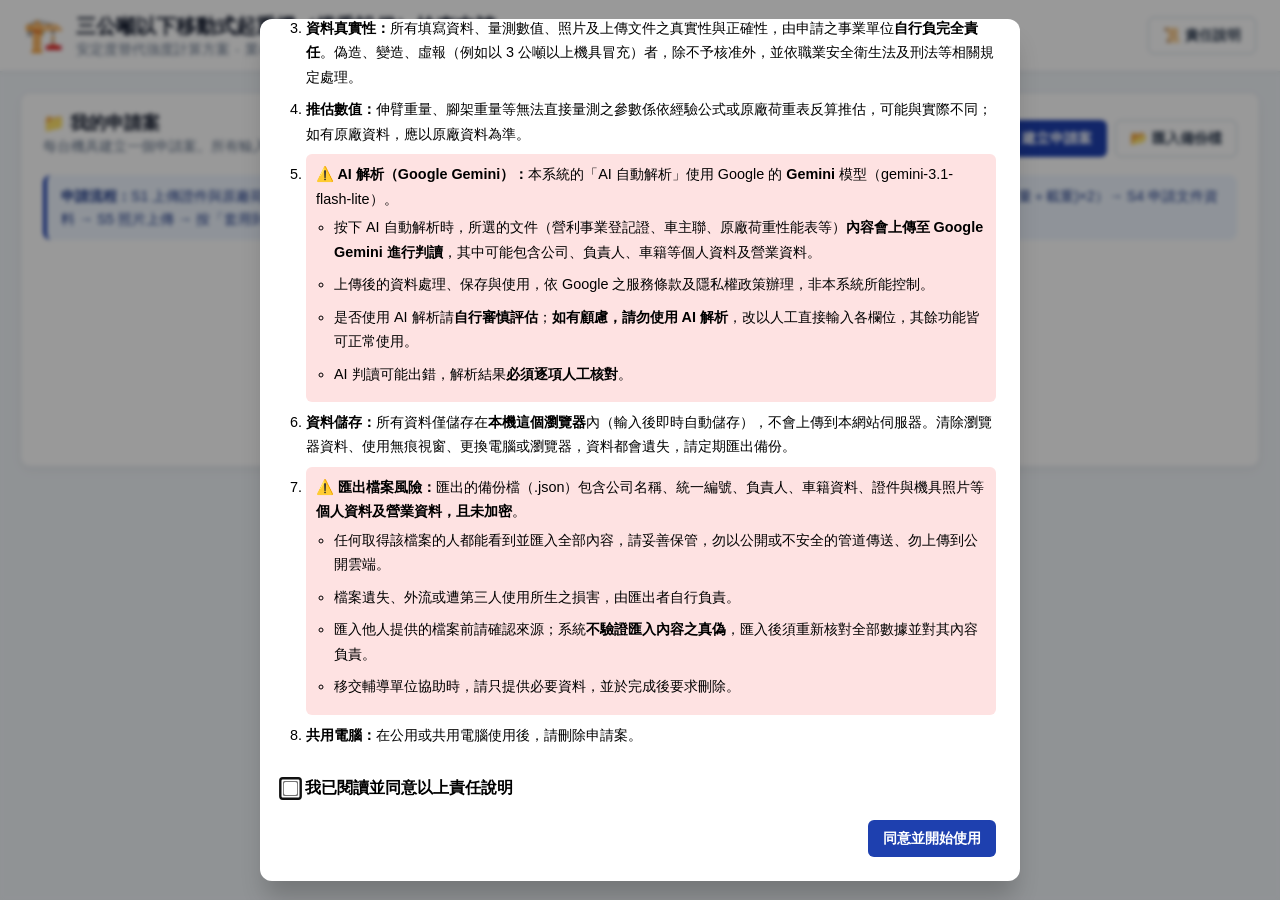
<file: index.html>
<!DOCTYPE html>
<html lang="zh-TW">
<head>
  <meta charset="UTF-8">
  <meta name="viewport" content="width=device-width, initial-scale=1.0">
  <title>三噸以下起重機申請</title>
  <link rel="stylesheet" href="荷重表/style.css?v=20261005c">
  <link rel="stylesheet" href="hub/hub.css?v=20261005c">
</head>
<body>

<header class="app-header no-print">
  <div class="header-container">
    <div class="brand">
      <span class="icon">🏗️</span>
      <div>
        <h1>三公噸以下移動式起重機（搭乘設備）檢查申請</h1>
        <p class="subtitle">安定度替代強度計算方案 ‧ 業者自主準備文件工具</p>
      </div>
    </div>
    <div class="actions">
      <span id="saveState" class="save-state"></span>
      <button class="btn btn-outline" id="btnShowTerms">📜 責任說明</button>
    </div>
  </div>
</header>

<main class="main-wrapper" id="app"></main>

<!-- 責任說明 -->
<dialog id="termsModal" class="modal-dialog wide">
  <div class="modal-content">
    <h3>📜 使用前責任說明</h3>
    <div class="modal-body terms">
      <ol>
        <li><b>工具性質：</b>本網頁為協助事業單位準備「三公噸以下移動式起重機＋搭乘設備」檢查申請文件之輔助工具。計算結果僅供申請參考，最終吊升荷重與荷重表以<b>檢查機構審查及現場檢查結果</b>為準。</li>
        <li><b>適用範圍：</b>僅適用新納管之「移動式起重機＋搭乘設備」態樣，以安定度計算替代伸臂強度計算；近端作業之吊升荷重一律不得超過「(搭乘設備重量＋載重)×2」。若能檢附完整伸臂強度計算書，請依原有標準申請。</li>
        <li><b>資料真實性：</b>所有填寫資料、量測數值、照片及上傳文件之真實性與正確性，由申請之事業單位<b>自行負完全責任</b>。偽造、變造、虛報（例如以 3 公噸以上機具冒充）者，除不予核准外，並依職業安全衛生法及刑法等相關規定處理。</li>
        <li><b>推估數值：</b>伸臂重量、腳架重量等無法直接量測之參數係依經驗公式或原廠荷重表反算推估，可能與實際不同；如有原廠資料，應以原廠資料為準。</li>
        <li class="risk"><b>⚠️ AI 解析（Google Gemini）：</b>本系統的「AI 自動解析」使用 Google 的 <b>Gemini</b> 模型（gemini-3.1-flash-lite）。
          <ul>
            <li>按下 AI 自動解析時，所選的文件（營利事業登記證、車主聯、原廠荷重性能表等）<b>內容會上傳至 Google Gemini 進行判讀</b>，其中可能包含公司、負責人、車籍等個人資料及營業資料。</li>
            <li>上傳後的資料處理、保存與使用，依 Google 之服務條款及隱私權政策辦理，非本系統所能控制。</li>
            <li>是否使用 AI 解析請<b>自行審慎評估</b>；<b>如有顧慮，請勿使用 AI 解析</b>，改以人工直接輸入各欄位，其餘功能皆可正常使用。</li>
            <li>AI 判讀可能出錯，解析結果<b>必須逐項人工核對</b>。</li>
          </ul>
        </li>
        <li><b>資料儲存：</b>所有資料僅儲存在<b>本機這個瀏覽器</b>內（輸入後即時自動儲存），不會上傳到本網站伺服器。清除瀏覽器資料、使用無痕視窗、更換電腦或瀏覽器，資料都會遺失，請定期匯出備份。</li>
        <li class="risk"><b>⚠️ 匯出檔案風險：</b>匯出的備份檔（.json）包含公司名稱、統一編號、負責人、車籍資料、證件與機具照片等<b>個人資料及營業資料，且未加密</b>。
          <ul>
            <li>任何取得該檔案的人都能看到並匯入全部內容，請妥善保管，勿以公開或不安全的管道傳送、勿上傳到公開雲端。</li>
            <li>檔案遺失、外流或遭第三人使用所生之損害，由匯出者自行負責。</li>
            <li>匯入他人提供的檔案前請確認來源；系統<b>不驗證匯入內容之真偽</b>，匯入後須重新核對全部數據並對其內容負責。</li>
            <li>移交輔導單位協助時，請只提供必要資料，並於完成後要求刪除。</li>
          </ul>
        </li>
        <li><b>共用電腦：</b>在公用或共用電腦使用後，請刪除申請案。</li>
      </ol>
      <label class="agree-row"><input type="checkbox" id="chkAgree"> 我已閱讀並同意以上責任說明</label>
    </div>
    <div class="modal-actions">
      <button class="btn btn-outline" id="btnTermsClose">關閉</button>
      <button class="btn btn-primary" id="btnTermsAgree" disabled>同意並開始使用</button>
    </div>
  </div>
</dialog>

<!-- AI 解析使用確認 -->
<dialog id="aiConfirmModal" class="modal-dialog wide">
  <div class="modal-content">
    <h3>🤖 使用 AI 解析前請確認</h3>
    <div class="modal-body terms">
      <div class="callout danger" style="margin-top:0"><b>AI 解析使用 Google 的 Gemini 模型（gemini-3.1-flash-lite）。</b>按下「同意並開始解析」後，下列文件的內容將上傳至 Google Gemini 進行判讀：</div>
      <ul id="aiConfirmFiles"></ul>
      <ul>
        <li>文件中可能包含公司、負責人、車籍等<b>個人資料及營業資料</b>。</li>
        <li>上傳後的資料處理、保存與使用，依 Google 之服務條款及隱私權政策辦理，非本系統所能控制。</li>
        <li>AI 判讀可能出錯，解析結果（黃底欄位）<b>必須逐項人工核對</b>。</li>
        <li><b>如有顧慮，請按「取消」</b>，改以人工直接輸入各欄位，其餘功能皆可正常使用。</li>
      </ul>
      <label class="agree-row"><input type="checkbox" id="chkAiConfirm"> 我已了解上述說明，同意將文件上傳至 Google Gemini 判讀</label>
    </div>
    <div class="modal-actions">
      <button class="btn btn-outline" id="btnAiConfirmCancel">取消</button>
      <button class="btn btn-primary" id="btnAiConfirmGo" disabled>同意並開始解析</button>
    </div>
  </div>
</dialog>

<!-- 照片標註 -->
<dialog id="photoModal" class="modal-dialog photo-dialog">
  <div class="photo-dialog-bar"><b id="photoModalTitle">照片標註</b><span class="hint">標註與數值會自動儲存</span>
    <button class="btn btn-primary" id="btnPhotoDone">完成並關閉</button></div>
  <iframe id="photoFrame" title="照片標註"></iframe>
</dialog>

<!-- 檔案預覽 -->
<dialog id="previewModal" class="modal-dialog photo-dialog">
  <div class="photo-dialog-bar"><b id="previewTitle"></b>
    <button class="btn btn-outline" onclick="document.getElementById('previewModal').close()">關閉</button></div>
  <div id="previewBody" class="preview-body"></div>
</dialog>

<!-- 匯出 -->
<dialog id="exportModal" class="modal-dialog">
  <div class="modal-content">
    <h3>💾 匯出申請案備份</h3>
    <div class="modal-body">
      <div class="callout danger">匯出檔包含公司、負責人、車籍及照片等個資與營業資料，<b>未加密</b>。任何取得檔案者都能讀取與匯入。請妥善保管、勿以公開管道傳送；外流所生損害由匯出者自負（詳見責任說明第 7 點）。</div>
      <label class="agree-row"><input type="checkbox" id="chkExportFiles" checked> 一併匯出上傳的文件與照片（檔案較大）</label>
      <label class="agree-row"><input type="checkbox" id="chkExportRisk"> 我了解匯出檔案的風險</label>
    </div>
    <div class="modal-actions">
      <button class="btn btn-outline" id="btnExportCancel">取消</button>
      <button class="btn btn-primary" id="btnExportGo" disabled>下載備份檔</button>
    </div>
  </div>
</dialog>

<!-- 產出 PDF -->
<dialog id="pdfModal" class="modal-dialog wide">
  <div class="modal-content">
    <h3>📑 產出完整申請資料 PDF</h3>
    <div class="modal-body" id="pdfBody"></div>
    <div class="modal-actions">
      <button class="btn btn-outline" id="btnPdfClose">關閉</button>
      <button class="btn btn-secondary" id="btnPdfOpen" style="display:none">🖨️ 開啟預覽／列印</button>
      <button class="btn btn-secondary" id="btnPdfSave" style="display:none">⬇️ 下載 PDF</button>
      <button class="btn btn-primary" id="btnPdfGo">開始產出</button>
    </div>
  </div>
</dialog>

<input type="file" id="fileImportCase" accept=".json,application/json" hidden>

<script src="hub/store.js?v=20261005c"></script>
<script src="hub/calc.js?v=20261005c"></script>
<script src="hub/ai.js?v=20261005c"></script>
<script src="shared/tw-zip.js?v=20261005c"></script>
<script src="shared/pdf-tools.js?v=20261005c"></script>
<script src="hub/export-pdf.js?v=20261005c"></script>
<script src="荷重性能表資料庫/crane-db.js?v=20261005c"></script>
<script src="hub/app.js?v=20261005c"></script>
</body>
</html>
</file>
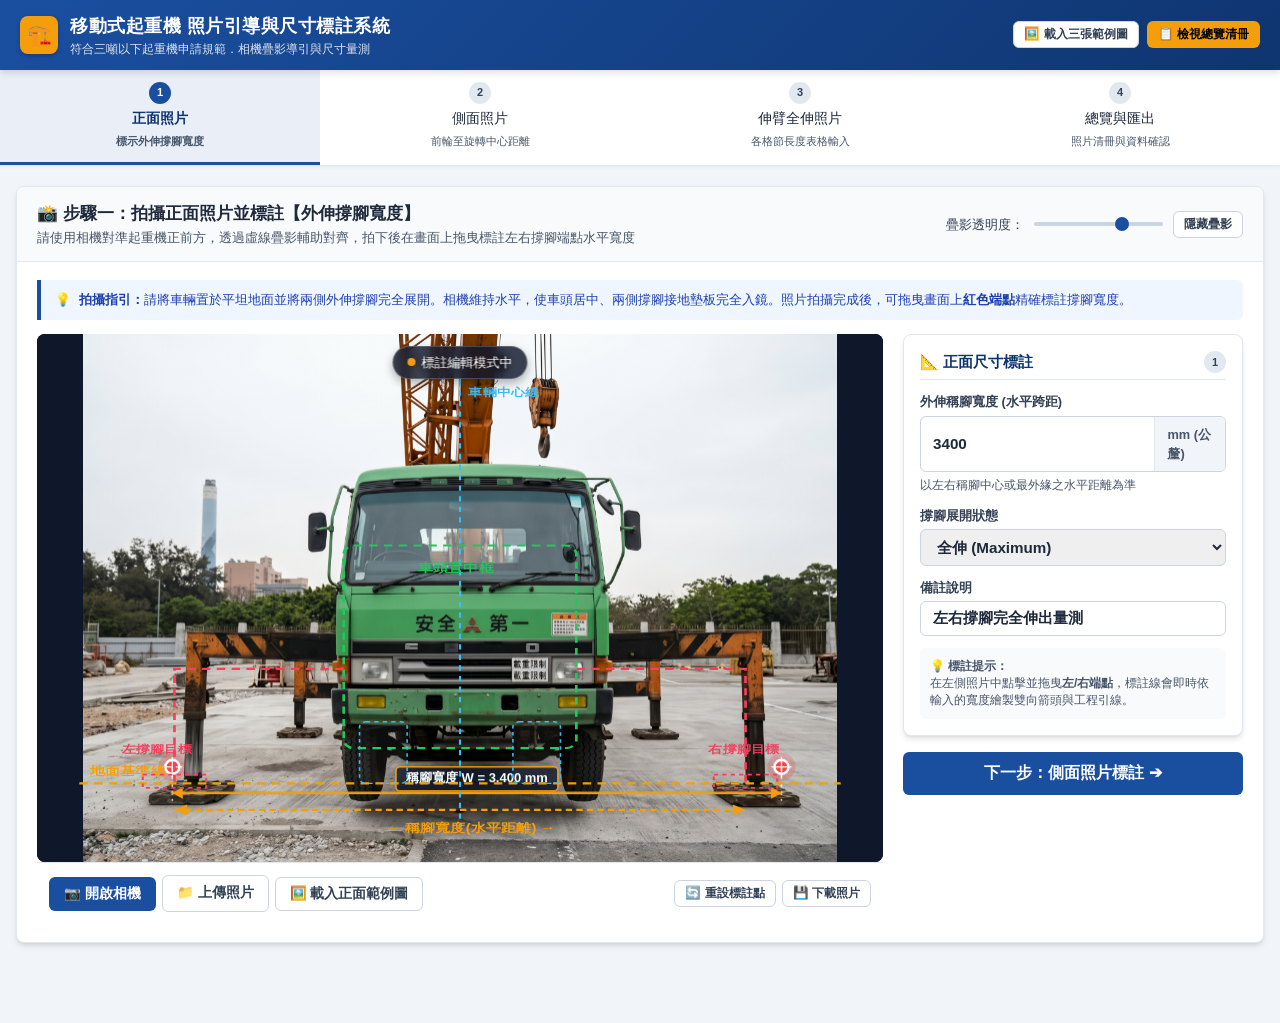
<file: 照片/index.html>
<!DOCTYPE html>
<html lang="zh-Hant">
<head>
    <script src="../shared/case-bridge.js"></script>
<meta charset="UTF-8">
  <meta name="viewport" content="width=device-width, initial-scale=1.0, maximum-scale=1.0, user-scalable=no">
  <title>移動式起重機照片引導與尺寸標註系統</title>
  <style>
    :root {
      --primary: #1a4fa0;
      --primary-dark: #0f3570;
      --primary-light: #e9eef7;
      --accent: #f59e0b;
      --accent-hover: #d97706;
      --success: #10b981;
      --danger: #ef4444;
      --dark: #1e293b;
      --gray-50: #f8fafc;
      --gray-100: #f1f5f9;
      --gray-200: #e2e8f0;
      --gray-300: #cbd5e1;
      --gray-600: #475569;
      --gray-700: #334155;
      --gray-800: #1e293b;
      --radius: 8px;
      --shadow: 0 4px 6px -1px rgba(0,0,0,0.1), 0 2px 4px -2px rgba(0,0,0,0.1);
      --shadow-lg: 0 10px 15px -3px rgba(0,0,0,0.1), 0 4px 6px -4px rgba(0,0,0,0.1);
    }

    * {
      box-sizing: border-box;
      margin: 0;
      padding: 0;
      -webkit-tap-highlight-color: transparent;
    }

    body {
      font-family: -apple-system, BlinkMacSystemFont, "Segoe UI", Roboto, "Microsoft JhengHei", "PingFang TC", "Noto Sans TC", sans-serif;
      background-color: var(--gray-100);
      color: var(--gray-800);
      line-height: 1.5;
      min-height: 100vh;
      display: flex;
      flex-direction: column;
    }

    /* 頂部導覽列 */
    header {
      background: linear-gradient(135deg, var(--primary), var(--primary-dark));
      color: white;
      padding: 12px 20px;
      box-shadow: 0 2px 8px rgba(0,0,0,0.15);
      position: sticky;
      top: 0;
      z-index: 50;
    }

    .header-content {
      max-width: 1400px;
      margin: 0 auto;
      display: flex;
      justify-content: space-between;
      align-items: center;
      flex-wrap: wrap;
      gap: 10px;
    }

    .brand {
      display: flex;
      align-items: center;
      gap: 12px;
    }

    .brand-icon {
      background: var(--accent);
      color: #000;
      font-weight: 900;
      width: 38px;
      height: 38px;
      border-radius: 8px;
      display: flex;
      align-items: center;
      justify-content: center;
      font-size: 20px;
      box-shadow: 0 2px 4px rgba(0,0,0,0.2);
    }

    .brand-text h1 {
      font-size: 1.15rem;
      font-weight: 700;
      letter-spacing: 0.5px;
    }

    .brand-text p {
      font-size: 0.75rem;
      opacity: 0.85;
    }

    .header-actions {
      display: flex;
      gap: 8px;
      align-items: center;
    }

    /* 主流程導覽分頁 */
    .step-nav-wrapper {
      background: white;
      border-bottom: 1px solid var(--gray-200);
      box-shadow: 0 1px 3px rgba(0,0,0,0.05);
    }

    .step-nav {
      max-width: 1400px;
      margin: 0 auto;
      display: grid;
      grid-template-columns: repeat(4, 1fr);
      padding: 0;
      list-style: none;
    }

    @media (max-width: 768px) {
      .step-nav {
        grid-template-columns: repeat(4, 1fr);
        overflow-x: auto;
      }
    }

    .step-item {
      padding: 12px 16px;
      text-align: center;
      cursor: pointer;
      display: flex;
      flex-direction: column;
      align-items: center;
      justify-content: center;
      gap: 4px;
      border-bottom: 3px solid transparent;
      transition: all 0.2s;
      user-select: none;
    }

    .step-item:hover {
      background-color: var(--gray-50);
    }

    .step-item.active {
      border-bottom-color: var(--primary);
      background-color: var(--primary-light);
      color: var(--primary-dark);
      font-weight: 700;
    }

    .step-item.completed .step-badge {
      background-color: var(--success);
      color: white;
    }

    .step-badge {
      display: inline-flex;
      align-items: center;
      justify-content: center;
      width: 22px;
      height: 22px;
      border-radius: 50%;
      background: var(--gray-200);
      color: var(--gray-700);
      font-size: 11px;
      font-weight: 700;
    }

    .step-item.active .step-badge {
      background: var(--primary);
      color: white;
    }

    .step-title {
      font-size: 0.9rem;
      white-space: nowrap;
    }

    .step-desc {
      font-size: 0.7rem;
      color: var(--gray-600);
      white-space: nowrap;
    }

    /* 主要容器 */
    main {
      max-width: 1400px;
      margin: 20px auto;
      padding: 0 16px 40px;
      flex: 1;
      width: 100%;
    }

    .step-panel {
      display: none;
      animation: fadeIn 0.25s ease-in-out;
    }

    .step-panel.active {
      display: block;
    }

    @keyframes fadeIn {
      from { opacity: 0; transform: translateY(6px); }
      to { opacity: 1; transform: translateY(0); }
    }

    /* 卡片設計 */
    .card {
      background: white;
      border-radius: var(--radius);
      box-shadow: var(--shadow);
      border: 1px solid var(--gray-200);
      overflow: hidden;
      margin-bottom: 20px;
    }

    .card-header {
      padding: 14px 20px;
      background: var(--gray-50);
      border-bottom: 1px solid var(--gray-200);
      display: flex;
      justify-content: space-between;
      align-items: center;
      flex-wrap: wrap;
      gap: 10px;
    }

    .card-title {
      font-size: 1.05rem;
      font-weight: 700;
      color: var(--gray-800);
      display: flex;
      align-items: center;
      gap: 8px;
    }

    .card-subtitle {
      font-size: 0.8rem;
      color: var(--gray-600);
      margin-top: 2px;
    }

    .card-body {
      padding: 18px 20px;
    }

    /* 工作台佈局 */
    .workspace-grid {
      display: grid;
      grid-template-columns: 1fr 340px;
      gap: 20px;
      align-items: start;
    }

    @media (max-width: 1024px) {
      .workspace-grid {
        grid-template-columns: 1fr;
      }
    }

    /* 攝影機與畫布區域 */
    .viewport-container {
      position: relative;
      width: 100%;
      background: #0f172a;
      border-radius: var(--radius);
      overflow: hidden;
      aspect-ratio: 4 / 3;
      display: flex;
      align-items: center;
      justify-content: center;
      box-shadow: inset 0 2px 8px rgba(0,0,0,0.5);
    }

    @media (min-width: 1200px) {
      .viewport-container {
        aspect-ratio: 16 / 10;
        max-height: 560px;
      }
    }

    .camera-video {
      position: absolute;
      width: 100%;
      height: 100%;
      object-fit: contain;
      display: none;
    }

    .main-canvas {
      position: absolute;
      width: 100%;
      height: 100%;
      object-fit: contain;
      display: block;
      cursor: crosshair;
    }

    /* 疊影導引層 (SVG Overlay) */
    .overlay-svg {
      position: absolute;
      top: 0;
      left: 0;
      width: 100%;
      height: 100%;
      pointer-events: none;
      z-index: 10;
      transition: opacity 0.2s;
    }

    /* 拍攝浮水印提示 */
    .overlay-hint {
      position: absolute;
      top: 12px;
      left: 50%;
      transform: translateX(-50%);
      background: rgba(15, 23, 42, 0.82);
      color: #fff;
      padding: 6px 14px;
      border-radius: 20px;
      font-size: 0.8rem;
      z-index: 12;
      backdrop-filter: blur(4px);
      border: 1px solid rgba(255,255,255,0.2);
      display: flex;
      align-items: center;
      gap: 6px;
      box-shadow: 0 4px 10px rgba(0,0,0,0.3);
      pointer-events: none;
    }

    .overlay-hint .dot {
      width: 8px;
      height: 8px;
      background: var(--accent);
      border-radius: 50%;
      animation: pulse 1.5s infinite;
    }

    @keyframes pulse {
      0% { transform: scale(0.9); opacity: 0.8; }
      50% { transform: scale(1.3); opacity: 1; }
      100% { transform: scale(0.9); opacity: 0.8; }
    }

    /* 畫布控制工具列 (底部或頂部) */
    .viewport-controls {
      display: flex;
      flex-wrap: wrap;
      gap: 8px;
      padding: 12px;
      background: white;
      border-top: 1px solid var(--gray-200);
      align-items: center;
      justify-content: space-between;
    }

    .btn-group {
      display: flex;
      gap: 6px;
      flex-wrap: wrap;
      align-items: center;
    }

    /* 按鈕樣式 */
    .btn {
      display: inline-flex;
      align-items: center;
      justify-content: center;
      gap: 6px;
      padding: 7px 14px;
      font-size: 0.85rem;
      font-weight: 600;
      border-radius: 6px;
      border: 1px solid transparent;
      cursor: pointer;
      transition: all 0.15s ease-in-out;
      user-select: none;
      white-space: nowrap;
    }

    .btn-primary {
      background-color: var(--primary);
      color: white;
    }
    .btn-primary:hover {
      background-color: var(--primary-dark);
    }

    .btn-accent {
      background-color: var(--accent);
      color: #000;
    }
    .btn-accent:hover {
      background-color: var(--accent-hover);
    }

    .btn-success {
      background-color: var(--success);
      color: white;
    }
    .btn-success:hover {
      background-color: #059669;
    }

    .btn-danger {
      background-color: #fee2e2;
      color: var(--danger);
      border-color: #fecaca;
    }
    .btn-danger:hover {
      background-color: var(--danger);
      color: white;
    }

    .btn-outline {
      background-color: white;
      border-color: var(--gray-300);
      color: var(--gray-700);
    }
    .btn-outline:hover {
      background-color: var(--gray-50);
      border-color: var(--gray-600);
    }

    .btn-sm {
      padding: 4px 10px;
      font-size: 0.78rem;
    }

    .btn-lg {
      padding: 10px 20px;
      font-size: 1rem;
    }

    /* 側邊資訊與標註面板 */
    .control-panel {
      display: flex;
      flex-direction: column;
      gap: 16px;
    }

    .panel-box {
      background: white;
      border: 1px solid var(--gray-200);
      border-radius: var(--radius);
      padding: 16px;
      box-shadow: var(--shadow);
    }

    .panel-box-title {
      font-size: 0.95rem;
      font-weight: 700;
      margin-bottom: 12px;
      display: flex;
      align-items: center;
      justify-content: space-between;
      color: var(--primary-dark);
      border-bottom: 1px solid var(--gray-200);
      padding-bottom: 6px;
    }

    /* 尺寸標註輸入控件 */
    .form-group {
      margin-bottom: 12px;
    }

    .form-group:last-child {
      margin-bottom: 0;
    }

    .form-label {
      display: block;
      font-size: 0.8rem;
      font-weight: 600;
      color: var(--gray-700);
      margin-bottom: 4px;
    }

    .input-with-unit {
      display: flex;
      align-items: center;
      border: 1px solid var(--gray-300);
      border-radius: 6px;
      overflow: hidden;
      background: white;
    }

    .input-with-unit:focus-within {
      border-color: var(--primary);
      box-shadow: 0 0 0 2px rgba(26, 79, 160, 0.2);
    }

    .form-control {
      width: 100%;
      padding: 8px 12px;
      font-size: 0.95rem;
      border: none;
      outline: none;
      font-weight: 600;
      color: var(--gray-800);
    }

    .input-unit {
      background: var(--gray-100);
      padding: 8px 12px;
      font-size: 0.8rem;
      color: var(--gray-600);
      border-left: 1px solid var(--gray-200);
      font-weight: 600;
    }

    /* 伸縮臂格節表格 (第3步) */
    .boom-table-container {
      overflow-x: auto;
      margin-top: 10px;
    }

    .boom-table {
      width: 100%;
      border-collapse: collapse;
      font-size: 0.85rem;
    }

    .boom-table th {
      background: var(--primary-light);
      color: var(--primary-dark);
      padding: 8px 10px;
      text-align: left;
      font-weight: 700;
      border-bottom: 2px solid var(--primary);
    }

    .boom-table td {
      padding: 8px 10px;
      border-bottom: 1px solid var(--gray-200);
      vertical-align: middle;
    }

    .boom-table tr:hover {
      background: var(--gray-50);
    }

    .boom-input {
      width: 100%;
      padding: 6px 8px;
      border: 1px solid var(--gray-300);
      border-radius: 4px;
      font-size: 0.85rem;
      font-weight: 600;
      text-align: right;
    }

    .boom-input:focus {
      outline: none;
      border-color: var(--primary);
      box-shadow: 0 0 0 2px rgba(26, 79, 160, 0.15);
    }

    .total-summary-card {
      background: linear-gradient(135deg, #f8fafc, var(--primary-light));
      border: 1px solid var(--primary);
      border-radius: 8px;
      padding: 12px 16px;
      margin-top: 12px;
      display: flex;
      justify-content: space-between;
      align-items: center;
    }

    .total-summary-card .label {
      font-size: 0.85rem;
      color: var(--primary-dark);
      font-weight: 600;
    }

    .total-summary-card .value {
      font-size: 1.25rem;
      font-weight: 800;
      color: var(--primary);
    }

    /* 指引操作提示條 */
    .guide-tip-card {
      background: #eff6ff;
      border-left: 4px solid var(--primary);
      padding: 10px 14px;
      border-radius: 0 6px 6px 0;
      font-size: 0.8rem;
      color: #1e40af;
      margin-bottom: 14px;
      display: flex;
      align-items: flex-start;
      gap: 8px;
    }

    /* 疊影調整器 */
    .overlay-controls {
      display: flex;
      align-items: center;
      gap: 10px;
      font-size: 0.8rem;
      color: var(--gray-700);
    }

    .slider {
      flex: 1;
      height: 4px;
      border-radius: 2px;
      background: var(--gray-300);
      outline: none;
      -webkit-appearance: none;
    }

    .slider::-webkit-slider-thumb {
      -webkit-appearance: none;
      appearance: none;
      width: 14px;
      height: 14px;
      border-radius: 50%;
      background: var(--primary);
      cursor: pointer;
    }

    /* 報告總覽檢視 */
    .summary-grid {
      display: grid;
      grid-template-columns: repeat(3, 1fr);
      gap: 20px;
      margin-bottom: 24px;
    }

    @media (max-width: 900px) {
      .summary-grid {
        grid-template-columns: 1fr;
      }
    }

    .summary-card {
      background: white;
      border: 1px solid var(--gray-200);
      border-radius: var(--radius);
      overflow: hidden;
      box-shadow: var(--shadow);
      display: flex;
      flex-direction: column;
    }

    .summary-card-header {
      background: var(--gray-50);
      padding: 10px 14px;
      font-weight: 700;
      font-size: 0.9rem;
      border-bottom: 1px solid var(--gray-200);
      display: flex;
      justify-content: space-between;
      align-items: center;
    }

    .summary-thumb-wrapper {
      position: relative;
      width: 100%;
      aspect-ratio: 4 / 3;
      background: #0f172a;
      overflow: hidden;
    }

    .summary-thumb {
      width: 100%;
      height: 100%;
      object-fit: contain;
    }

    .summary-info {
      padding: 14px;
      flex: 1;
      display: flex;
      flex-direction: column;
      justify-content: space-between;
      gap: 8px;
    }

    .info-row {
      display: flex;
      justify-content: space-between;
      font-size: 0.85rem;
      padding: 4px 0;
      border-bottom: 1px dashed var(--gray-200);
    }

    .info-row:last-child {
      border-bottom: none;
    }

    .info-label {
      color: var(--gray-600);
    }

    .info-val {
      font-weight: 700;
      color: var(--primary-dark);
    }

    /* 列印專用樣式 */
    @media print {
      header, .step-nav-wrapper, .viewport-controls, .btn-group, .nav-buttons, .overlay-controls {
        display: none !important;
      }
      body {
        background: white;
      }
      main {
        max-width: 100%;
        margin: 0;
        padding: 0;
      }
      .step-panel {
        display: none !important;
      }
      #panel-4 {
        display: block !important;
      }
      .summary-grid {
        grid-template-columns: repeat(3, 1fr) !important;
        gap: 12px;
      }
      .card {
        box-shadow: none;
        border: 1px solid #999;
      }
    }

    /* 底部導引按鈕列 */
    .nav-buttons {
      display: flex;
      justify-content: space-between;
      align-items: center;
      margin-top: 24px;
      padding-top: 16px;
      border-top: 1px solid var(--gray-200);
    }

    /* 簡易 Toast 提示 */
    #toast {
      position: fixed;
      bottom: 24px;
      right: 24px;
      background: rgba(15, 23, 42, 0.9);
      color: white;
      padding: 10px 18px;
      border-radius: 8px;
      font-size: 0.85rem;
      z-index: 1000;
      box-shadow: 0 4px 12px rgba(0,0,0,0.3);
      opacity: 0;
      transform: translateY(20px);
      transition: all 0.3s;
      pointer-events: none;
    }

    #toast.show {
      opacity: 1;
      transform: translateY(0);
    }
  </style>
</head>
<body>

  <!-- 頂部導覽列 -->
  <header>
    <div class="header-content">
      <div class="brand">
        <div class="brand-icon">🏗️</div>
        <div class="brand-text">
          <h1>移動式起重機 照片引導與尺寸標註系統</h1>
          <p>符合三噸以下起重機申請規範．相機疊影導引與尺寸量測</p>
        </div>
      </div>
      <div class="header-actions">
        <button class="btn btn-outline btn-sm" onclick="loadAllSamplePhotos()">
          <span>🖼️ 載入三張範例圖</span>
        </button>
        <button class="btn btn-accent btn-sm" onclick="showStep(4)">
          <span>📋 檢視總覽清冊</span>
        </button>
      </div>
    </div>
  </header>

  <!-- 步驟分頁導引 -->
  <div class="step-nav-wrapper">
    <ul class="step-nav">
      <li class="step-item active" id="nav-step-1" onclick="showStep(1)">
        <span class="step-badge">1</span>
        <span class="step-title">正面照片</span>
        <span class="step-desc">標示外伸撐腳寬度</span>
      </li>
      <li class="step-item" id="nav-step-2" onclick="showStep(2)">
        <span class="step-badge">2</span>
        <span class="step-title">側面照片</span>
        <span class="step-desc">前輪至旋轉中心距離</span>
      </li>
      <li class="step-item" id="nav-step-3" onclick="showStep(3)">
        <span class="step-badge">3</span>
        <span class="step-title">伸臂全伸照片</span>
        <span class="step-desc">各格節長度表格輸入</span>
      </li>
      <li class="step-item" id="nav-step-4" onclick="showStep(4)">
        <span class="step-badge">4</span>
        <span class="step-title">總覽與匯出</span>
        <span class="step-desc">照片清冊與資料確認</span>
      </li>
    </ul>
  </div>

  <!-- 主要內容區 -->
  <main>

    <!-- ======================================================== -->
    <!-- 步驟 1：正面照片 (標示外伸撐腳寬度) -->
    <!-- ======================================================== -->
    <section id="panel-1" class="step-panel active">
      <div class="card">
        <div class="card-header">
          <div>
            <h2 class="card-title">📸 步驟一：拍攝正面照片並標註【外伸撐腳寬度】</h2>
            <p class="card-subtitle">請使用相機對準起重機正前方，透過虛線疊影輔助對齊，拍下後在畫面上拖曳標註左右撐腳端點水平寬度</p>
          </div>
          <div class="overlay-controls">
            <span>疊影透明度：</span>
            <input type="range" class="slider" id="overlay-slider-1" min="0" max="100" value="70" oninput="updateOverlayOpacity(1, this.value)">
            <button class="btn btn-outline btn-sm" id="btn-toggle-overlay-1" onclick="toggleOverlay(1)">隱藏疊影</button>
          </div>
        </div>

        <div class="card-body">
          <div class="guide-tip-card">
            <span>💡</span>
            <div><strong>拍攝指引：</strong>請將車輛置於平坦地面並將兩側外伸撐腳完全展開。相機維持水平，使車頭居中、兩側撐腳接地墊板完全入鏡。照片拍攝完成後，可拖曳畫面上<strong>紅色端點</strong>精確標註撐腳寬度。</div>
          </div>

          <div class="workspace-grid">
            <!-- 左側取景與標註視窗 -->
            <div>
              <div class="viewport-container" id="viewport-1">
                <video id="video-1" class="camera-video" playsinline autoplay muted></video>
                <canvas id="canvas-1" class="main-canvas"></canvas>

                <!-- 正面引導虛線疊影 SVG -->
                <svg id="svg-overlay-1" class="overlay-svg" viewBox="0 0 800 600" preserveAspectRatio="none">
                  <!-- 地面水平基準虛線 -->
                  <line x1="40" y1="510" x2="760" y2="510" stroke="#f59e0b" stroke-width="2.5" stroke-dasharray="8,6"/>
                  <text x="50" y="500" fill="#f59e0b" font-size="14" font-weight="bold">地面基準線</text>

                  <!-- 垂直中心對齊虛線 -->
                  <line x1="400" y1="40" x2="400" y2="560" stroke="#38bdf8" stroke-width="2" stroke-dasharray="6,6"/>
                  <text x="408" y="70" fill="#38bdf8" font-size="13" font-weight="bold">車輛中心線</text>

                  <!-- 車頭外框示意虛線 -->
                  <rect x="290" y="240" width="220" height="230" rx="10" fill="none" stroke="#22c55e" stroke-width="2.5" stroke-dasharray="8,6"/>
                  <text x="360" y="270" fill="#22c55e" font-size="14" font-weight="bold">車頭置中框</text>

                  <!-- 左右車輪示意 -->
                  <rect x="305" y="440" width="45" height="70" rx="6" fill="rgba(255,255,255,0.05)" stroke="#38bdf8" stroke-width="1.5" stroke-dasharray="4,4"/>
                  <rect x="450" y="440" width="45" height="70" rx="6" fill="rgba(255,255,255,0.05)" stroke="#38bdf8" stroke-width="1.5" stroke-dasharray="4,4"/>

                  <!-- 左撐腳導引虛線 -->
                  <path d="M 290 380 L 130 380 L 130 510" fill="none" stroke="#f43f5e" stroke-width="2.5" stroke-dasharray="8,6"/>
                  <rect x="100" y="500" width="60" height="15" fill="none" stroke="#f43f5e" stroke-width="2" stroke-dasharray="4,4"/>
                  <text x="80" y="475" fill="#f43f5e" font-size="13" font-weight="bold">左撐腳目標</text>

                  <!-- 右撐腳導引虛線 -->
                  <path d="M 510 380 L 670 380 L 670 510" fill="none" stroke="#f43f5e" stroke-width="2.5" stroke-dasharray="8,6"/>
                  <rect x="640" y="500" width="60" height="15" fill="none" stroke="#f43f5e" stroke-width="2" stroke-dasharray="4,4"/>
                  <text x="635" y="475" fill="#f43f5e" font-size="13" font-weight="bold">右撐腳目標</text>

                  <!-- 撐腳跨距雙向標註指引箭頭 -->
                  <line x1="130" y1="540" x2="670" y2="540" stroke="#f59e0b" stroke-width="2.5" stroke-dasharray="6,4"/>
                  <polygon points="130,540 142,534 142,546" fill="#f59e0b"/>
                  <polygon points="670,540 658,534 658,546" fill="#f59e0b"/>
                  <text x="330" y="565" fill="#f59e0b" font-size="14" font-weight="bold">← 稱腳寬度(水平距離) →</text>
                </svg>

                <div class="overlay-hint" id="hint-1">
                  <span class="dot"></span>
                  <span>相機對齊疊影模式中</span>
                </div>
              </div>

              <!-- 底部操作按鈕 -->
              <div class="viewport-controls">
                <div class="btn-group">
                  <button class="btn btn-primary" id="btn-camera-1" onclick="toggleCamera(1)">
                    <span>📷 開啟相機</span>
                  </button>
                  <button class="btn btn-accent" id="btn-capture-1" style="display:none;" onclick="capturePhoto(1)">
                    <span>📸 立即拍照</span>
                  </button>
                  <label class="btn btn-outline">
                    <span>📁 上傳照片</span>
                    <input type="file" accept="image/*,application/pdf" style="display:none;" onchange="handleFileUpload(1, event)">
                  </label>
                  <button class="btn btn-outline" onclick="loadSamplePhoto(1)">
                    <span>🖼️ 載入正面範例圖</span>
                  </button>
                </div>
                <div class="btn-group">
                  <button class="btn btn-outline btn-sm" onclick="resetMarkers(1)">🔄 重設標註點</button>
                  <button class="btn btn-outline btn-sm" onclick="downloadCanvasImage(1)">💾 下載照片</button>
                </div>
              </div>
            </div>

            <!-- 右側標註數值設定 -->
            <div class="control-panel">
              <div class="panel-box">
                <div class="panel-box-title">
                  <span>📐 正面尺寸標註</span>
                  <span class="step-badge">1</span>
                </div>
                
                <div class="form-group">
                  <label class="form-label">外伸稱腳寬度 (水平跨距)</label>
                  <div class="input-with-unit">
                    <input type="number" class="form-control" id="val-front-outrigger" value="3400" step="10" min="0" oninput="updateAnnotationData(1)">
                    <span class="input-unit">mm (公釐)</span>
                  </div>
                  <small style="color:var(--gray-600);font-size:0.75rem;margin-top:4px;display:block;">以左右稱腳中心或最外緣之水平距離為準</small>
                </div>

                <div class="form-group">
                  <label class="form-label">撐腳展開狀態</label>
                  <select class="form-control" id="val-front-status" style="border:1px solid var(--gray-300);border-radius:6px;" onchange="updateAnnotationData(1)">
                    <option value="全伸 (Maximum)">全伸 (Maximum)</option>
                    <option value="中伸 (Intermediate)">中伸 (Intermediate)</option>
                    <option value="最小伸出 (Minimum)">最小伸出 (Minimum)</option>
                  </select>
                </div>

                <div class="form-group">
                  <label class="form-label">備註說明</label>
                  <input type="text" class="form-control" id="val-front-note" value="左右撐腳完全伸出量測" style="border:1px solid var(--gray-300);border-radius:6px;" oninput="updateAnnotationData(1)">
                </div>

                <div style="background:var(--gray-50);padding:10px;border-radius:6px;font-size:0.75rem;color:var(--gray-600);line-height:1.4;">
                  <strong>💡 標註提示：</strong><br>
                  在左側照片中點擊並拖曳<strong>左/右端點</strong>，標註線會即時依輸入的寬度繪製雙向箭頭與工程引線。
                </div>
              </div>

              <button class="btn btn-primary btn-lg" style="width:100%;" onclick="showStep(2)">
                <span>下一步：側面照片標註 ➔</span>
              </button>
            </div>
          </div>
        </div>
      </div>
    </section>

    <!-- ======================================================== -->
    <!-- 步驟 2：側面照片 (標示前輪到起重機旋轉中心水平距離) -->
    <!-- ======================================================== -->
    <section id="panel-2" class="step-panel">
      <div class="card">
        <div class="card-header">
          <div>
            <h2 class="card-title">📸 步驟二：拍攝側面照片並標註【前輪至起重機旋轉中心水平距離】</h2>
            <p class="card-subtitle">請對準起重機側面全景，透過虛線疊影定位前輪與起重機旋轉中心柱，拍攝後拖曳端點標註水平距離</p>
          </div>
          <div class="overlay-controls">
            <span>疊影透明度：</span>
            <input type="range" class="slider" id="overlay-slider-2" min="0" max="100" value="70" oninput="updateOverlayOpacity(2, this.value)">
            <button class="btn btn-outline btn-sm" id="btn-toggle-overlay-2" onclick="toggleOverlay(2)">隱藏疊影</button>
          </div>
        </div>

        <div class="card-body">
          <div class="guide-tip-card">
            <span>💡</span>
            <div><strong>拍攝指引：</strong>請退至車輛正側面適當距離，使前輪中心、起重機旋轉立柱中心及後輪軸均完整入鏡。拍下後拖曳兩個<strong>黃/紅色端點</strong>，分別對齊「前輪中心軸」與「起重機旋轉立柱中心」。</div>
          </div>

          <div class="workspace-grid">
            <!-- 取景與標註視窗 -->
            <div>
              <div class="viewport-container" id="viewport-2">
                <video id="video-2" class="camera-video" playsinline autoplay muted></video>
                <canvas id="canvas-2" class="main-canvas"></canvas>

                <!-- 側面引導虛線疊影 SVG -->
                <svg id="svg-overlay-2" class="overlay-svg" viewBox="0 0 800 600" preserveAspectRatio="none">
                  <!-- 地面基準線 -->
                  <line x1="40" y1="520" x2="760" y2="520" stroke="#f59e0b" stroke-width="2.5" stroke-dasharray="8,6"/>

                  <!-- 車頭與車廂側輪廓虛線 -->
                  <path d="M 60 480 L 60 320 L 130 300 L 230 300 L 230 480 Z" fill="none" stroke="#22c55e" stroke-width="2" stroke-dasharray="8,6"/>
                  <text x="110" y="340" fill="#22c55e" font-size="13" font-weight="bold">駕駛室側面</text>

                  <!-- 車斗框線 -->
                  <rect x="310" y="380" width="430" height="100" fill="none" stroke="#38bdf8" stroke-width="2" stroke-dasharray="8,6"/>
                  <text x="480" y="420" fill="#38bdf8" font-size="13" font-weight="bold">車斗貨床</text>

                  <!-- 前輪定位圓形目標 (重要) -->
                  <circle cx="160" cy="485" r="45" fill="rgba(239, 68, 68, 0.1)" stroke="#ef4444" stroke-width="2.5" stroke-dasharray="6,4"/>
                  <circle cx="160" cy="485" r="4" fill="#ef4444"/>
                  <line x1="160" y1="200" x2="160" y2="540" stroke="#ef4444" stroke-width="1.5" stroke-dasharray="4,4"/>
                  <text x="115" y="240" fill="#ef4444" font-size="13" font-weight="bold">前輪中心軸</text>

                  <!-- 起重機旋轉中心柱 (重要) -->
                  <rect x="250" y="240" width="45" height="240" fill="rgba(245, 158, 11, 0.15)" stroke="#f59e0b" stroke-width="2.5" stroke-dasharray="6,4"/>
                  <line x1="272" y1="180" x2="272" y2="540" stroke="#f59e0b" stroke-width="2" stroke-dasharray="4,4"/>
                  <circle cx="272" cy="485" r="4" fill="#f59e0b"/>
                  <text x="240" y="210" fill="#f59e0b" font-size="13" font-weight="bold">旋轉中心</text>

                  <!-- 後輪定位目標 -->
                  <circle cx="610" cy="485" r="45" fill="none" stroke="#38bdf8" stroke-width="2" stroke-dasharray="6,4"/>

                  <!-- 吊臂上揚導引虛線 -->
                  <path d="M 272 260 L 400 100" stroke="#eab308" stroke-width="2.5" stroke-dasharray="8,6"/>

                  <!-- 前輪到旋轉中心水平距離標註線 -->
                  <line x1="160" y1="555" x2="272" y2="555" stroke="#ec4899" stroke-width="2.5"/>
                  <polygon points="160,555 170,550 170,560" fill="#ec4899"/>
                  <polygon points="272,555 262,550 262,560" fill="#ec4899"/>
                  <text x="140" y="580" fill="#ec4899" font-size="13" font-weight="bold">← 前輪到旋轉中心距離 →</text>
                </svg>

                <div class="overlay-hint" id="hint-2">
                  <span class="dot"></span>
                  <span>側面相機疊影導引模式中</span>
                </div>
              </div>

              <!-- 底部控制按鈕 -->
              <div class="viewport-controls">
                <div class="btn-group">
                  <button class="btn btn-primary" id="btn-camera-2" onclick="toggleCamera(2)">
                    <span>📷 開啟相機</span>
                  </button>
                  <button class="btn btn-accent" id="btn-capture-2" style="display:none;" onclick="capturePhoto(2)">
                    <span>📸 立即拍照</span>
                  </button>
                  <label class="btn btn-outline">
                    <span>📁 上傳照片</span>
                    <input type="file" accept="image/*,application/pdf" style="display:none;" onchange="handleFileUpload(2, event)">
                  </label>
                  <button class="btn btn-outline" onclick="loadSamplePhoto(2)">
                    <span>🖼️ 載入側面範例圖</span>
                  </button>
                </div>
                <div class="btn-group">
                  <button class="btn btn-outline btn-sm" onclick="resetMarkers(2)">🔄 重設標註點</button>
                  <button class="btn btn-outline btn-sm" onclick="downloadCanvasImage(2)">💾 下載照片</button>
                </div>
              </div>
            </div>

            <!-- 右側設定面板 -->
            <div class="control-panel">
              <div class="panel-box">
                <div class="panel-box-title">
                  <span>📐 側面尺寸標註</span>
                  <span class="step-badge">2</span>
                </div>

                <div class="form-group">
                  <label class="form-label">前輪中心至旋轉中心水平距離</label>
                  <div class="input-with-unit">
                    <input type="number" class="form-control" id="val-side-front-to-center" value="1850" step="10" min="0" oninput="updateAnnotationData(2)">
                    <span class="input-unit">mm (公釐)</span>
                  </div>
                  <small style="color:var(--gray-600);font-size:0.75rem;margin-top:4px;display:block;">前輪軸心至起重機旋轉基座中心線之水平距離</small>
                </div>

                <div class="form-group">
                  <label class="form-label">軸距 (前輪中心至後輪中心，選填)</label>
                  <div class="input-with-unit">
                    <input type="number" class="form-control" id="val-side-wheelbase" value="3800" step="10" min="0" oninput="updateAnnotationData(2)">
                    <span class="input-unit">mm (公釐)</span>
                  </div>
                </div>

                <div class="form-group">
                  <label class="form-label">備註說明</label>
                  <input type="text" class="form-control" id="val-side-note" value="前輪軸心至起重機立柱中心" style="border:1px solid var(--gray-300);border-radius:6px;" oninput="updateAnnotationData(2)">
                </div>

                <div style="background:var(--gray-50);padding:10px;border-radius:6px;font-size:0.75rem;color:var(--gray-600);line-height:1.4;">
                  <strong>💡 標註提示：</strong><br>
                  左端點代表<strong>前輪軸中心</strong>，右端點代表<strong>起重機立柱旋轉軸</strong>。拖曳端點可調整標註位置。
                </div>
              </div>

              <div style="display:flex;gap:8px;">
                <button class="btn btn-outline btn-lg" style="flex:1;" onclick="showStep(1)">
                  <span>⬅ 上一步</span>
                </button>
                <button class="btn btn-primary btn-lg" style="flex:2;" onclick="showStep(3)">
                  <span>下一步：伸臂全伸 ➔</span>
                </button>
              </div>
            </div>
          </div>
        </div>
      </div>
    </section>

    <!-- ======================================================== -->
    <!-- 步驟 3：伸臂全伸照片 (在右邊出現表格，讓使用者輸入格節長度，預設5節，可加減) -->
    <!-- ======================================================== -->
    <section id="panel-3" class="step-panel">
      <div class="card">
        <div class="card-header">
          <div>
            <h2 class="card-title">📸 步驟三：拍攝【伸臂全伸照片】並輸入各格節長度表格</h2>
            <p class="card-subtitle">將起重機伸臂全部伸出水平放置拍照，右側表格提供格節長度輸入（預設 5 節，可自由加減節數）</p>
          </div>
          <div class="overlay-controls">
            <span>疊影透明度：</span>
            <input type="range" class="slider" id="overlay-slider-3" min="0" max="100" value="70" oninput="updateOverlayOpacity(3, this.value)">
            <button class="btn btn-outline btn-sm" id="btn-toggle-overlay-3" onclick="toggleOverlay(3)">隱藏疊影</button>
          </div>
        </div>

        <div class="card-body">
          <div class="guide-tip-card">
            <span>💡</span>
            <div><strong>拍攝指引：</strong>請將起重機所有伸縮臂節完全伸展，保持水平或適當揚角。拍攝全景照片確保<strong>基臂至最前端吊鉤</strong>均完整呈現。右側表格可填寫每節伸臂長度，系統將自動計算伸臂總長度。</div>
          </div>

          <div class="workspace-grid">
            <!-- 取景與標註視窗 -->
            <div>
              <div class="viewport-container" id="viewport-3">
                <video id="video-3" class="camera-video" playsinline autoplay muted></video>
                <canvas id="canvas-3" class="main-canvas"></canvas>

                <!-- 伸臂全伸引導虛線疊影 SVG -->
                <svg id="svg-overlay-3" class="overlay-svg" viewBox="0 0 800 600" preserveAspectRatio="none">
                  <!-- 地面線 -->
                  <line x1="30" y1="520" x2="770" y2="520" stroke="#f59e0b" stroke-width="2.5" stroke-dasharray="8,6"/>

                  <!-- 車身位置參考虛線 -->
                  <rect x="50" y="380" width="230" height="120" fill="none" stroke="#38bdf8" stroke-width="2" stroke-dasharray="8,6"/>
                  <text x="120" y="440" fill="#38bdf8" font-size="13" font-weight="bold">車身底盤</text>

                  <!-- 起重機旋轉立柱 -->
                  <rect x="250" y="270" width="40" height="230" fill="none" stroke="#f59e0b" stroke-width="2" stroke-dasharray="6,4"/>

                  <!-- 全伸伸縮臂水平導引外框 (分節示意) -->
                  <!-- 第1節 (基臂) -->
                  <rect x="260" y="240" width="110" height="36" fill="rgba(245, 158, 11, 0.1)" stroke="#f59e0b" stroke-width="2" stroke-dasharray="6,4"/>
                  <text x="290" y="262" fill="#f59e0b" font-size="11" font-weight="bold">1節</text>

                  <!-- 第2節 -->
                  <rect x="365" y="243" width="95" height="30" fill="rgba(245, 158, 11, 0.08)" stroke="#f59e0b" stroke-width="2" stroke-dasharray="6,4"/>
                  <text x="400" y="262" fill="#f59e0b" font-size="11" font-weight="bold">2節</text>

                  <!-- 第3節 -->
                  <rect x="455" y="245" width="95" height="26" fill="rgba(245, 158, 11, 0.08)" stroke="#f59e0b" stroke-width="2" stroke-dasharray="6,4"/>
                  <text x="490" y="262" fill="#f59e0b" font-size="11" font-weight="bold">3節</text>

                  <!-- 第4節 -->
                  <rect x="545" y="247" width="95" height="22" fill="rgba(245, 158, 11, 0.08)" stroke="#f59e0b" stroke-width="2" stroke-dasharray="6,4"/>
                  <text x="580" y="262" fill="#f59e0b" font-size="11" font-weight="bold">4節</text>

                  <!-- 第5節 (頂節+滑輪) -->
                  <rect x="635" y="249" width="95" height="18" fill="rgba(245, 158, 11, 0.08)" stroke="#f59e0b" stroke-width="2" stroke-dasharray="6,4"/>
                  <text x="670" y="262" fill="#f59e0b" font-size="11" font-weight="bold">5節</text>

                  <!-- 吊鉤示意 -->
                  <line x1="725" y1="267" x2="725" y2="350" stroke="#f43f5e" stroke-width="2" stroke-dasharray="4,4"/>
                  <circle cx="725" cy="365" r="14" fill="none" stroke="#f43f5e" stroke-width="2"/>
                  <text x="700" y="395" fill="#f43f5e" font-size="12" font-weight="bold">吊鉤</text>

                  <!-- 全長水平標註線 -->
                  <line x1="260" y1="210" x2="730" y2="210" stroke="#22c55e" stroke-width="2.5"/>
                  <polygon points="260,210 272,205 272,215" fill="#22c55e"/>
                  <polygon points="730,210 718,205 718,215" fill="#22c55e"/>
                  <text x="440" y="200" fill="#22c55e" font-size="13" font-weight="bold">← 伸臂全伸長度範圍 →</text>
                </svg>

                <div class="overlay-hint" id="hint-3">
                  <span class="dot"></span>
                  <span>伸臂全伸相機疊影模式中</span>
                </div>
              </div>

              <!-- 底部控制按鈕 -->
              <div class="viewport-controls">
                <div class="btn-group">
                  <button class="btn btn-primary" id="btn-camera-3" onclick="toggleCamera(3)">
                    <span>📷 開啟相機</span>
                  </button>
                  <button class="btn btn-accent" id="btn-capture-3" style="display:none;" onclick="capturePhoto(3)">
                    <span>📸 立即拍照</span>
                  </button>
                  <label class="btn btn-outline">
                    <span>📁 上傳照片</span>
                    <input type="file" accept="image/*,application/pdf" style="display:none;" onchange="handleFileUpload(3, event)">
                  </label>
                  <button class="btn btn-outline" onclick="loadSamplePhoto(3)">
                    <span>🖼️ 載入全伸範例圖</span>
                  </button>
                </div>
                <div class="btn-group">
                  <button class="btn btn-outline btn-sm" onclick="resetMarkers(3)">🔄 重設標註點</button>
                  <button class="btn btn-outline btn-sm" onclick="downloadCanvasImage(3)">💾 下載照片</button>
                </div>
              </div>
            </div>

            <!-- 右側表格面板 (需求重點：在右邊出現表格，讓使用者輸入格節長度，預設是5節，可讓使用者操作加減) -->
            <div class="control-panel">
              <div class="panel-box">
                <div class="panel-box-title">
                  <span>📊 伸臂各格節長度表格</span>
                  <span class="step-badge" id="badge-section-count">5 節</span>
                </div>

                <div style="display:flex;justify-content:space-between;align-items:center;margin-bottom:8px;">
                  <span style="font-size:0.8rem;color:var(--gray-600);font-weight:600;">節次設定與長度明細：</span>
                  <div class="btn-group">
                    <button class="btn btn-success btn-sm" onclick="addBoomSection()" title="新增一節伸臂">
                      <span>➕ 新增一節</span>
                    </button>
                    <button class="btn btn-danger btn-sm" onclick="removeBoomSection()" title="刪除最後一節伸臂">
                      <span>➖ 刪除一節</span>
                    </button>
                  </div>
                </div>

                <!-- 伸臂長度輸入表格 -->
                <div class="boom-table-container">
                  <table class="boom-table" id="boom-sections-table">
                    <thead>
                      <tr>
                        <th style="width:75px;">節次</th>
                        <th>長度 (mm)</th>
                        <th style="width:40px;text-align:center;">刪除</th>
                      </tr>
                    </thead>
                    <tbody id="boom-table-body">
                      <!-- 動態由 JavaScript 生成，預設 5 節 -->
                    </tbody>
                  </table>
                </div>

                <!-- 伸臂長度總和統計 -->
                <div class="total-summary-card">
                  <div>
                    <div class="label">伸臂總長度 (合計)</div>
                    <small style="font-size:0.7rem;color:var(--gray-600);">所有格節長度之加總</small>
                  </div>
                  <div class="value" id="boom-total-length">10,850 mm</div>
                </div>

                <div class="form-group" style="margin-top:12px;">
                  <label class="form-label">全縮長度 (選填)</label>
                  <div class="input-with-unit">
                    <input type="number" class="form-control" id="val-boom-retracted" value="3150" step="10" min="0" oninput="updateAnnotationData(3)">
                    <span class="input-unit">mm</span>
                  </div>
                </div>

                <div class="form-group">
                  <label class="form-label">標記於照片上之文字</label>
                  <input type="text" class="form-control" id="val-boom-note" value="5節式伸縮臂 (全伸狀態)" style="border:1px solid var(--gray-300);border-radius:6px;" oninput="updateAnnotationData(3)">
                </div>
              </div>

              <div style="display:flex;gap:8px;">
                <button class="btn btn-outline btn-lg" style="flex:1;" onclick="showStep(2)">
                  <span>⬅ 上一步</span>
                </button>
                <button class="btn btn-primary btn-lg" style="flex:2;" onclick="showStep(4)">
                  <span>完成並檢視總覽 ➔</span>
                </button>
              </div>
            </div>
          </div>
        </div>
      </div>
    </section>

    <!-- ======================================================== -->
    <!-- 步驟 4：總覽與報告輸出 (Summary & Export) -->
    <!-- ======================================================== -->
    <section id="panel-4" class="step-panel">
      <div class="card">
        <div class="card-header">
          <div>
            <h2 class="card-title">📋 步驟四：照片標註總覽與清冊報告</h2>
            <p class="card-subtitle">檢視三方位已標註之照片及相關尺寸數據，可直接列印報告或下載已合成標註的照片檔案</p>
          </div>
          <div class="btn-group">
            <button class="btn btn-primary" onclick="window.print()">
              <span>🖨️ 列印報告</span>
            </button>
            <button class="btn btn-success" onclick="downloadAllPhotos()">
              <span>📥 一鍵下載全部標註照片</span>
            </button>
          </div>
        </div>

        <div class="card-body">
          <!-- 三張照片卡片清單 -->
          <div class="summary-grid">
            
            <!-- 正面照總覽 -->
            <div class="summary-card">
              <div class="summary-card-header">
                <span>1. 正面照片 (稱腳寬度)</span>
                <button class="btn btn-outline btn-sm" onclick="showStep(1)">✏️ 編輯</button>
              </div>
              <div class="summary-thumb-wrapper">
                <img id="summary-img-1" class="summary-thumb" alt="正面照片">
              </div>
              <div class="summary-info">
                <div>
                  <div class="info-row">
                    <span class="info-label">照片方位：</span>
                    <span class="info-val">車輛正前方</span>
                  </div>
                  <div class="info-row">
                    <span class="info-label">稱腳水平寬度：</span>
                    <span class="info-val" id="sum-front-width">3,400 mm</span>
                  </div>
                  <div class="info-row">
                    <span class="info-label">撐腳展開狀態：</span>
                    <span class="info-val" id="sum-front-status">全伸 (Maximum)</span>
                  </div>
                </div>
                <button class="btn btn-outline btn-sm" style="width:100%;margin-top:8px;" onclick="downloadCanvasImage(1)">💾 下載標註圖 (正面.jpg)</button>
              </div>
            </div>

            <!-- 側面照總覽 -->
            <div class="summary-card">
              <div class="summary-card-header">
                <span>2. 側面照片 (前輪至旋轉中心)</span>
                <button class="btn btn-outline btn-sm" onclick="showStep(2)">✏️ 編輯</button>
              </div>
              <div class="summary-thumb-wrapper">
                <img id="summary-img-2" class="summary-thumb" alt="側面照片">
              </div>
              <div class="summary-info">
                <div>
                  <div class="info-row">
                    <span class="info-label">照片方位：</span>
                    <span class="info-val">車輛正側面</span>
                  </div>
                  <div class="info-row">
                    <span class="info-label">前輪至旋轉中心：</span>
                    <span class="info-val" id="sum-side-dist">1,850 mm</span>
                  </div>
                  <div class="info-row">
                    <span class="info-label">標註備註：</span>
                    <span class="info-val" id="sum-side-note">前輪軸心至立柱中心</span>
                  </div>
                </div>
                <button class="btn btn-outline btn-sm" style="width:100%;margin-top:8px;" onclick="downloadCanvasImage(2)">💾 下載標註圖 (側面.jpg)</button>
              </div>
            </div>

            <!-- 伸臂全伸照總覽 -->
            <div class="summary-card">
              <div class="summary-card-header">
                <span>3. 伸臂全伸照片 (格節長度)</span>
                <button class="btn btn-outline btn-sm" onclick="showStep(3)">✏️ 編輯</button>
              </div>
              <div class="summary-thumb-wrapper">
                <img id="summary-img-3" class="summary-thumb" alt="伸臂全伸照片">
              </div>
              <div class="summary-info">
                <div>
                  <div class="info-row">
                    <span class="info-label">伸臂總節數：</span>
                    <span class="info-val" id="sum-boom-count">5 節</span>
                  </div>
                  <div class="info-row">
                    <span class="info-label">伸臂總長度：</span>
                    <span class="info-val" id="sum-boom-total">10,850 mm</span>
                  </div>
                  <div class="info-row">
                    <span class="info-label">全縮長度：</span>
                    <span class="info-val" id="sum-boom-retracted">3,150 mm</span>
                  </div>
                </div>
                <button class="btn btn-outline btn-sm" style="width:100%;margin-top:8px;" onclick="downloadCanvasImage(3)">💾 下載標註圖 (伸臂全伸.jpg)</button>
              </div>
            </div>

          </div>

          <!-- 伸臂各節長度明細卡片 (總覽呈現) -->
          <div class="panel-box">
            <div class="panel-box-title">
              <span>📋 伸臂各格節長度清冊彙整</span>
              <span class="step-badge" id="sum-boom-badge">5 節</span>
            </div>
            <div class="boom-table-container">
              <table class="boom-table" id="summary-boom-table">
                <thead>
                  <tr>
                    <th>節次</th>
                    <th>節名說明</th>
                    <th style="text-align:right;">長度 (mm)</th>
                    <th style="text-align:right;">長度 (m)</th>
                    <th>備註</th>
                  </tr>
                </thead>
                <tbody id="summary-boom-table-body">
                  <!-- 動態填入 -->
                </tbody>
              </table>
            </div>
          </div>

          <div class="nav-buttons">
            <button class="btn btn-outline btn-lg" onclick="showStep(3)">
              <span>⬅ 返回修改伸臂照片</span>
            </button>
            <div class="btn-group">
              <button class="btn btn-accent btn-lg" onclick="saveDataToStorage()">
                <span>💾 儲存所有標註設定</span>
              </button>
              <button class="btn btn-primary btn-lg" onclick="window.print()">
                <span>🖨️ 列印照片清冊</span>
              </button>
            </div>
          </div>

        </div>
      </div>
    </section>

  </main>

  <!-- 提示浮動窗 -->
  <div id="toast">已儲存</div>

  <script>
    /* ========================================================
     * 系統資料模型與全域狀態
     * ======================================================== */
    const state = {
      currentStep: 1,
      // 步驟對應之相機串流
      streams: { 1: null, 2: null, 3: null },
      // 影像來源 (Image 物件)
      images: { 1: null, 2: null, 3: null },
      // 疊影顯示狀態
      overlayVisible: { 1: true, 2: true, 3: true },
      overlayOpacity: { 1: 0.7, 2: 0.7, 3: 0.7 },
      // 標註點座標 (正規化比例 0.0 ~ 1.0)
      markers: {
        1: {
          p1: { x: 0.16, y: 0.82, label: "左撐腳端" },
          p2: { x: 0.88, y: 0.82, label: "右撐腳端" }
        },
        2: {
          p1: { x: 0.20, y: 0.80, label: "前輪中心" },
          p2: { x: 0.34, y: 0.80, label: "旋轉中心" }
        },
        3: {
          p1: { x: 0.32, y: 0.44, label: "基臂起點" },
          p2: { x: 0.92, y: 0.44, label: "頂節端點" }
        }
      },
      // 拖曳狀態
      dragging: { step: null, pointKey: null },
      // 伸臂各節長度數據 (預設 5 節)
      boomSections: [
        { id: 1, name: "第 1 節 (基臂)", length: 3150, note: "基節固定臂" },
        { id: 2, name: "第 2 節 (第1伸縮臂)", length: 2000, note: "油壓外伸" },
        { id: 3, name: "第 3 節 (第2伸縮臂)", length: 1900, note: "油壓外伸" },
        { id: 4, name: "第 4 節 (第3伸縮臂)", length: 1900, note: "連動伸縮" },
        { id: 5, name: "第 5 節 (最頂節)", length: 1900, note: "頂端滑輪頭" }
      ]
    };

    // 範例照片路徑
    const SAMPLE_PHOTOS = {
      1: "正面.jpg",
      2: "側面.jpg",
      3: "伸臂全伸.jpg"
    };

    /* ========================================================
     * 初始化與分頁切換
     * ======================================================== */
    window.addEventListener('DOMContentLoaded', () => {
      initBoomTable();
      initCanvases();
      // 嘗試載入範例照片作為預設顯示
      loadSamplePhoto(1, false);
      loadSamplePhoto(2, false);
      loadSamplePhoto(3, false);
      
      // 監聽視窗縮放以重新繪製畫布
      window.addEventListener('resize', () => {
        renderCanvas(1);
        renderCanvas(2);
        renderCanvas(3);
      });
    });

    function showStep(stepNumber) {
      state.currentStep = stepNumber;

      // 更新 Nav 標籤樣式
      document.querySelectorAll('.step-item').forEach((item, index) => {
        if (index + 1 === stepNumber) {
          item.classList.add('active');
        } else {
          item.classList.remove('active');
        }
      });

      // 切換 Panel
      document.querySelectorAll('.step-panel').forEach((panel, index) => {
        if (index + 1 === stepNumber) {
          panel.classList.add('active');
        } else {
          panel.classList.remove('active');
        }
      });

      // 重新繪製當前步驟之畫布
      if (stepNumber >= 1 && stepNumber <= 3) {
        setTimeout(() => renderCanvas(stepNumber), 50);
      } else if (stepNumber === 4) {
        updateSummaryView();
      }

      window.scrollTo({ top: 0, behavior: 'smooth' });
    }

    function showToast(msg) {
      const toast = document.getElementById('toast');
      toast.textContent = msg;
      toast.classList.add('show');
      setTimeout(() => toast.classList.remove('show'), 2500);
    }

    /* ========================================================
     * 相機控制與串流擷取 (WebRTC / getUserMedia)
     * ======================================================== */
    async function toggleCamera(step) {
      const video = document.getElementById(`video-${step}`);
      const btnCamera = document.getElementById(`btn-camera-${step}`);
      const btnCapture = document.getElementById(`btn-capture-${step}`);
      const hint = document.getElementById(`hint-${step}`);

      // 若目前已有相機串流，則關閉
      if (state.streams[step]) {
        stopCamera(step);
        return;
      }

      try {
        const constraints = {
          video: {
            facingMode: { ideal: "environment" },
            width: { ideal: 1920 },
            height: { ideal: 1080 }
          },
          audio: false
        };

        const stream = await navigator.mediaDevices.getUserMedia(constraints);
        state.streams[step] = stream;
        video.srcObject = stream;
        video.style.display = 'block';
        video.play();

        btnCamera.innerHTML = '<span>🛑 關閉相機</span>';
        btnCamera.classList.remove('btn-primary');
        btnCamera.classList.add('btn-danger');
        btnCapture.style.display = 'inline-flex';
        
        if (hint) {
          hint.innerHTML = '<span class="dot"></span><span>相機已啟動，請對準疊影虛線後拍照</span>';
        }
        showToast('相機已開啟，請對齊疊影虛線進行拍攝');
      } catch (err) {
        console.error("相機存取失敗:", err);
        alert("無法啟動相機: " + (err.message || err.name) + "\n請確認是否已允許瀏覽器使用相機權限，或使用「上傳照片 / 載入範例圖」。");
      }
    }

    function stopCamera(step) {
      const video = document.getElementById(`video-${step}`);
      const btnCamera = document.getElementById(`btn-camera-${step}`);
      const btnCapture = document.getElementById(`btn-capture-${step}`);
      const hint = document.getElementById(`hint-${step}`);

      if (state.streams[step]) {
        state.streams[step].getTracks().forEach(track => track.stop());
        state.streams[step] = null;
      }
      video.style.display = 'none';
      btnCamera.innerHTML = '<span>📷 開啟相機</span>';
      btnCamera.classList.add('btn-primary');
      btnCamera.classList.remove('btn-danger');
      btnCapture.style.display = 'none';

      if (hint) {
        hint.innerHTML = '<span class="dot"></span><span>標註編輯模式中</span>';
      }
    }

    function capturePhoto(step) {
      const video = document.getElementById(`video-${step}`);
      if (!video || !state.streams[step]) return;

      const tempCanvas = document.createElement('canvas');
      tempCanvas.width = video.videoWidth || 1280;
      tempCanvas.height = video.videoHeight || 720;
      const ctx = tempCanvas.getContext('2d');
      ctx.drawImage(video, 0, 0, tempCanvas.width, tempCanvas.height);

      const img = new Image();
      img.onload = () => {
        state.images[step] = img;
        stopCamera(step);
        renderCanvas(step);
        showToast(`已成功拍攝照片 ${step}，現在可進行尺寸標註`);
      };
      img.src = tempCanvas.toDataURL('image/jpeg', 0.95);
    }

    function handleFileUpload(step, event) {
      const file = event.target.files[0];
      if (!file) return;

      const reader = new FileReader();
      reader.onload = (e) => {
        const img = new Image();
        img.onload = () => {
          state.images[step] = img;
          stopCamera(step);
          renderCanvas(step);
          showToast(`已上傳照片，請拖曳標註端點`);
        };
        img.src = e.target.result;
      };
      reader.readAsDataURL(file);
    }

    function loadSamplePhoto(step, showNotification = true) {
      const imgPath = SAMPLE_PHOTOS[step];
      const img = new Image();
      img.onload = () => {
        state.images[step] = img;
        stopCamera(step);
        renderCanvas(step);
        if (showNotification) {
          showToast(`已載入範例照片：${imgPath}`);
        }
      };
      img.onerror = () => {
        if (showNotification) {
          showToast(`載入 ${imgPath} 失敗，請確認檔案存在`);
        }
      };
      img.src = imgPath;
    }

    function loadAllSamplePhotos() {
      loadSamplePhoto(1, false);
      loadSamplePhoto(2, false);
      loadSamplePhoto(3, false);
      showToast('已載入全部三方位範例照片！');
      setTimeout(() => renderCanvas(state.currentStep), 100);
    }

    /* ========================================================
     * 疊影導引 (Overlay) 控制
     * ======================================================== */
    function updateOverlayOpacity(step, val) {
      const svg = document.getElementById(`svg-overlay-${step}`);
      const opacity = val / 100;
      state.overlayOpacity[step] = opacity;
      if (svg) {
        svg.style.opacity = state.overlayVisible[step] ? opacity : 0;
      }
    }

    function toggleOverlay(step) {
      state.overlayVisible[step] = !state.overlayVisible[step];
      const svg = document.getElementById(`svg-overlay-${step}`);
      const btn = document.getElementById(`btn-toggle-overlay-${step}`);
      
      if (svg) {
        svg.style.opacity = state.overlayVisible[step] ? state.overlayOpacity[step] : 0;
      }
      if (btn) {
        btn.textContent = state.overlayVisible[step] ? '隱藏疊影' : '顯示疊影';
      }
    }

    /* ========================================================
     * 互動式 HTML5 Canvas 尺寸標註繪圖引擎
     * ======================================================== */
    function initCanvases() {
      for (let step = 1; step <= 3; step++) {
        const canvas = document.getElementById(`canvas-${step}`);
        if (!canvas) continue;

        // 滑鼠與觸控事件綁定
        canvas.addEventListener('mousedown', (e) => handlePointerDown(step, e));
        canvas.addEventListener('mousemove', (e) => handlePointerMove(step, e));
        window.addEventListener('mouseup', () => handlePointerUp(step));

        // 觸控支援
        canvas.addEventListener('touchstart', (e) => handleTouchStart(step, e), { passive: false });
        canvas.addEventListener('touchmove', (e) => handleTouchMove(step, e), { passive: false });
        window.addEventListener('touchend', () => handlePointerUp(step));
      }
    }

    function resetMarkers(step) {
      if (step === 1) {
        state.markers[1].p1 = { x: 0.16, y: 0.82, label: "左撐腳端" };
        state.markers[1].p2 = { x: 0.88, y: 0.82, label: "右撐腳端" };
      } else if (step === 2) {
        state.markers[2].p1 = { x: 0.20, y: 0.80, label: "前輪中心" };
        state.markers[2].p2 = { x: 0.34, y: 0.80, label: "旋轉中心" };
      } else if (step === 3) {
        state.markers[3].p1 = { x: 0.32, y: 0.44, label: "基臂起點" };
        state.markers[3].p2 = { x: 0.92, y: 0.44, label: "頂節端點" };
      }
      renderCanvas(step);
      showToast('標註端點已重設為預設位置');
    }

    function updateAnnotationData(step) {
      renderCanvas(step);
    }

    function getCanvasCoordinates(step, clientX, clientY) {
      const canvas = document.getElementById(`canvas-${step}`);
      const rect = canvas.getBoundingClientRect();
      const scaleX = canvas.width / rect.width;
      const scaleY = canvas.height / rect.height;
      return {
        x: (clientX - rect.left) * scaleX,
        y: (clientY - rect.top) * scaleY,
        normX: (clientX - rect.left) / rect.width,
        normY: (clientY - rect.top) / rect.height
      };
    }

    function handlePointerDown(step, e) {
      const pos = getCanvasCoordinates(step, e.clientX, e.clientY);
      checkHitAndStartDrag(step, pos.normX, pos.normY);
    }

    function handleTouchStart(step, e) {
      if (e.touches.length === 1) {
        const touch = e.touches[0];
        const pos = getCanvasCoordinates(step, touch.clientX, touch.clientY);
        if (checkHitAndStartDrag(step, pos.normX, pos.normY)) {
          e.preventDefault();
        }
      }
    }

    function checkHitAndStartDrag(step, normX, normY) {
      const markers = state.markers[step];
      const threshold = 0.08; // 點擊感應半徑

      const dist1 = Math.hypot(normX - markers.p1.x, normY - markers.p1.y);
      const dist2 = Math.hypot(normX - markers.p2.x, normY - markers.p2.y);

      if (dist1 < threshold && dist1 <= dist2) {
        state.dragging = { step, pointKey: 'p1' };
        return true;
      } else if (dist2 < threshold) {
        state.dragging = { step, pointKey: 'p2' };
        return true;
      }
      return false;
    }

    function handlePointerMove(step, e) {
      if (state.dragging.step === step && state.dragging.pointKey) {
        const pos = getCanvasCoordinates(step, e.clientX, e.clientY);
        updateDraggedPoint(step, pos.normX, pos.normY);
      }
    }

    function handleTouchMove(step, e) {
      if (state.dragging.step === step && state.dragging.pointKey && e.touches.length === 1) {
        e.preventDefault();
        const touch = e.touches[0];
        const pos = getCanvasCoordinates(step, touch.clientX, touch.clientY);
        updateDraggedPoint(step, pos.normX, pos.normY);
      }
    }

    function updateDraggedPoint(step, normX, normY) {
      const key = state.dragging.pointKey;
      state.markers[step][key].x = Math.max(0.02, Math.min(0.98, normX));
      state.markers[step][key].y = Math.max(0.02, Math.min(0.98, normY));
      renderCanvas(step);
    }

    function handlePointerUp(step) {
      state.dragging = { step: null, pointKey: null };
    }

    /* ========================================================
     * Canvas 核心繪圖常式 (繪製照片、延伸線、尺寸標註線與箭頭)
     * ======================================================== */
    function renderCanvas(step) {
      const canvas = document.getElementById(`canvas-${step}`);
      if (!canvas) return;

      const container = canvas.parentElement;
      const width = container.clientWidth || 800;
      const height = container.clientHeight || 500;
      
      canvas.width = width * window.devicePixelRatio;
      canvas.height = height * window.devicePixelRatio;
      
      const ctx = canvas.getContext('2d');
      ctx.scale(window.devicePixelRatio, window.devicePixelRatio);
      ctx.clearRect(0, 0, width, height);

      const img = state.images[step];
      if (img && img.complete) {
        // 等比例置中繪製背景照片
        const hRatio = width / img.width;
        const vRatio = height / img.height;
        const ratio = Math.min(hRatio, vRatio);
        const centerShiftX = (width - img.width * ratio) / 2;
        const centerShiftY = (height - img.height * ratio) / 2;
        
        ctx.fillStyle = "#0f172a";
        ctx.fillRect(0, 0, width, height);
        ctx.drawImage(img, 0, 0, img.width, img.height,
                          centerShiftX, centerShiftY, img.width * ratio, img.height * ratio);
      } else {
        // 未載入照片時顯示簡潔背景提示
        ctx.fillStyle = "#1e293b";
        ctx.fillRect(0, 0, width, height);
        ctx.fillStyle = "#94a3b8";
        ctx.font = "bold 16px sans-serif";
        ctx.textAlign = "center";
        ctx.fillText(`【請開啟相機拍照、上傳檔案或載入範例圖】`, width / 2, height / 2);
      }

      // 取得標註端點實體像素座標
      const m = state.markers[step];
      const p1 = { x: m.p1.x * width, y: m.p1.y * height };
      const p2 = { x: m.p2.x * width, y: m.p2.y * height };

      // 依不同步驟繪製專屬尺寸標註工程線條
      if (step === 1) {
        const val = document.getElementById('val-front-outrigger')?.value || "3400";
        const labelText = `稱腳寬度 W = ${Number(val).toLocaleString()} mm`;
        drawDimensionLine(ctx, p1, p2, labelText, '#ef4444', '#f59e0b', 'horizontal');
      } else if (step === 2) {
        const val = document.getElementById('val-side-front-to-center')?.value || "1850";
        const labelText = `前輪至旋轉中心 L = ${Number(val).toLocaleString()} mm`;
        drawDimensionLine(ctx, p1, p2, labelText, '#38bdf8', '#f59e0b', 'horizontal');
      } else if (step === 3) {
        const total = calculateTotalBoomLength();
        const labelText = `伸臂全伸長度 = ${total.toLocaleString()} mm (${(total/1000).toFixed(2)} m)`;
        drawDimensionLine(ctx, p1, p2, labelText, '#10b981', '#f59e0b', 'aligned');
      }
    }

    /**
     * 繪製工程尺寸線 (雙端引線、尺寸線、雙箭頭、拖曳圓形手把與標籤)
     */
    function drawDimensionLine(ctx, p1, p2, text, colorPrimary, colorAccent, mode = 'horizontal') {
      ctx.save();

      // 1. 繪製端點拖曳手把 (Draggable Handles)
      [p1, p2].forEach((p, idx) => {
        // 外發光光暈
        ctx.beginPath();
        ctx.arc(p.x, p.y, 14, 0, Math.PI * 2);
        ctx.fillStyle = 'rgba(239, 68, 68, 0.25)';
        ctx.fill();

        // 實心圓形標記
        ctx.beginPath();
        ctx.arc(p.x, p.y, 7, 0, Math.PI * 2);
        ctx.fillStyle = colorPrimary;
        ctx.strokeStyle = '#ffffff';
        ctx.lineWidth = 2.5;
        ctx.fill();
        ctx.stroke();

        // 十字中心標記
        ctx.beginPath();
        ctx.moveTo(p.x - 10, p.y);
        ctx.lineTo(p.x + 10, p.y);
        ctx.moveTo(p.x, p.y - 10);
        ctx.lineTo(p.x, p.y + 10);
        ctx.strokeStyle = 'rgba(255,255,255,0.8)';
        ctx.lineWidth = 1.5;
        ctx.stroke();
      });

      // 2. 延伸引出線 (Extension lines)
      const offset = 26; // 標註線與端點的引申距離
      const extY = Math.max(p1.y, p2.y) + offset;

      if (mode === 'horizontal') {
        // 垂直延伸引線
        ctx.beginPath();
        ctx.setLineDash([4, 4]);
        ctx.moveTo(p1.x, p1.y);
        ctx.lineTo(p1.x, extY + 8);
        ctx.moveTo(p2.x, p2.y);
        ctx.lineTo(p2.x, extY + 8);
        ctx.strokeStyle = 'rgba(255,255,255,0.75)';
        ctx.lineWidth = 1.5;
        ctx.stroke();
        ctx.setLineDash([]);

        // 水平尺寸標註主線
        ctx.beginPath();
        ctx.moveTo(p1.x, extY);
        ctx.lineTo(p2.x, extY);
        ctx.strokeStyle = colorAccent;
        ctx.lineWidth = 2.5;
        ctx.stroke();

        // 雙向箭頭
        drawArrowhead(ctx, p1.x, extY, p2.x, extY, colorAccent);
        drawArrowhead(ctx, p2.x, extY, p1.x, extY, colorAccent);

        // 尺寸文字氣泡框
        const midX = (p1.x + p2.x) / 2;
        const midY = extY;
        drawTextBadge(ctx, text, midX, midY - 14, colorAccent);
      } else {
        // 對齊連線 (斜向或任意角度)
        ctx.beginPath();
        ctx.moveTo(p1.x, p1.y);
        ctx.lineTo(p2.x, p2.y);
        ctx.strokeStyle = colorAccent;
        ctx.lineWidth = 2.5;
        ctx.stroke();

        drawArrowhead(ctx, p1.x, p1.y, p2.x, p2.y, colorAccent);
        drawArrowhead(ctx, p2.x, p2.y, p1.x, p1.y, colorAccent);

        const midX = (p1.x + p2.x) / 2;
        const midY = (p1.y + p2.y) / 2;
        drawTextBadge(ctx, text, midX, midY - 16, colorAccent);
      }

      ctx.restore();
    }

    function drawArrowhead(ctx, fromX, fromY, toX, toY, color) {
      const headLength = 12;
      const angle = Math.atan2(toY - fromY, toX - fromX);
      ctx.save();
      ctx.beginPath();
      ctx.moveTo(fromX, fromY);
      ctx.lineTo(fromX + headLength * Math.cos(angle - Math.PI / 6), fromY + headLength * Math.sin(angle - Math.PI / 6));
      ctx.lineTo(fromX + headLength * Math.cos(angle + Math.PI / 6), fromY + headLength * Math.sin(angle + Math.PI / 6));
      ctx.closePath();
      ctx.fillStyle = color;
      ctx.fill();
      ctx.restore();
    }

    function drawTextBadge(ctx, text, x, y, badgeColor) {
      ctx.save();
      ctx.font = 'bold 13px -apple-system, BlinkMacSystemFont, "Segoe UI", Roboto, sans-serif';
      const textMetrics = ctx.measureText(text);
      const paddingH = 10;
      const paddingV = 5;
      const boxW = textMetrics.width + paddingH * 2;
      const boxH = 24;

      // 半透明深色底框
      ctx.fillStyle = 'rgba(15, 23, 42, 0.88)';
      ctx.beginPath();
      ctx.roundRect(x - boxW / 2, y - boxH / 2, boxW, boxH, 4);
      ctx.fill();

      // 邊框
      ctx.strokeStyle = badgeColor;
      ctx.lineWidth = 1.5;
      ctx.stroke();

      // 文字
      ctx.fillStyle = '#ffffff';
      ctx.textAlign = 'center';
      ctx.textBaseline = 'middle';
      ctx.fillText(text, x, y);

      ctx.restore();
    }

    /* ========================================================
     * 伸臂格節長度表格操作 (預設 5 節，支援加減)
     * ======================================================== */
    function initBoomTable() {
      renderBoomTable();
    }

    function renderBoomTable() {
      const tbody = document.getElementById('boom-table-body');
      const badge = document.getElementById('badge-section-count');
      tbody.innerHTML = '';

      state.boomSections.forEach((sec, idx) => {
        const tr = document.createElement('tr');
        tr.innerHTML = `
          <td>
            <strong>第 ${idx + 1} 節</strong>
            <div style="font-size:0.7rem;color:var(--gray-600);">${idx === 0 ? '基臂' : (idx === state.boomSections.length - 1 ? '最頂節' : '伸縮臂')}</div>
          </td>
          <td>
            <input type="number" class="boom-input" value="${sec.length}" step="50" min="0" oninput="handleBoomLengthChange(${idx}, this.value)">
          </td>
          <td style="text-align:center;">
            <button class="btn btn-outline btn-sm" style="padding:2px 6px;color:var(--danger);border-color:#fca5a5;" onclick="deleteBoomSection(${idx})" ${state.boomSections.length <= 1 ? 'disabled' : ''} title="刪除此節">
              ✕
            </button>
          </td>
        `;
        tbody.appendChild(tr);
      });

      if (badge) {
        badge.textContent = `${state.boomSections.length} 節`;
      }
      updateBoomTotalUI();
    }

    function handleBoomLengthChange(index, value) {
      state.boomSections[index].length = Number(value) || 0;
      updateBoomTotalUI();
      renderCanvas(3);
    }

    function addBoomSection() {
      const nextIndex = state.boomSections.length + 1;
      const lastLen = state.boomSections.length > 0 ? state.boomSections[state.boomSections.length - 1].length : 1900;
      state.boomSections.push({
        id: Date.now(),
        name: `第 ${nextIndex} 節`,
        length: lastLen,
        note: "伸縮臂"
      });
      renderBoomTable();
      renderCanvas(3);
      showToast(`已新增第 ${nextIndex} 節伸臂`);
    }

    function removeBoomSection() {
      if (state.boomSections.length <= 1) {
        alert("至少需保留 1 節伸臂！");
        return;
      }
      state.boomSections.pop();
      renderBoomTable();
      renderCanvas(3);
      showToast('已刪除最後一節伸臂');
    }

    function deleteBoomSection(index) {
      if (state.boomSections.length <= 1) {
        alert("至少需保留 1 節伸臂！");
        return;
      }
      state.boomSections.splice(index, 1);
      renderBoomTable();
      renderCanvas(3);
      showToast(`已刪除該節伸臂`);
    }

    function calculateTotalBoomLength() {
      return state.boomSections.reduce((sum, item) => sum + (Number(item.length) || 0), 0);
    }

    function updateBoomTotalUI() {
      const total = calculateTotalBoomLength();
      const el = document.getElementById('boom-total-length');
      if (el) {
        el.textContent = `${total.toLocaleString()} mm (${(total / 1000).toFixed(2)} m)`;
      }
    }

    /* ========================================================
     * 步驟 4：總覽與報告資料更新
     * ======================================================== */
    function updateSummaryView() {
      // 1. 正面照片與資料
      const frontVal = document.getElementById('val-front-outrigger')?.value || "3400";
      const frontStatus = document.getElementById('val-front-status')?.value || "全伸 (Maximum)";
      document.getElementById('sum-front-width').textContent = `${Number(frontVal).toLocaleString()} mm`;
      document.getElementById('sum-front-status').textContent = frontStatus;
      
      // 2. 側面照片與資料
      const sideDist = document.getElementById('val-side-front-to-center')?.value || "1850";
      const sideNote = document.getElementById('val-side-note')?.value || "前輪軸心至立柱中心";
      document.getElementById('sum-side-dist').textContent = `${Number(sideDist).toLocaleString()} mm`;
      document.getElementById('sum-side-note').textContent = sideNote;

      // 3. 伸臂照片與資料
      const boomCount = state.boomSections.length;
      const boomTotal = calculateTotalBoomLength();
      const boomRetracted = document.getElementById('val-boom-retracted')?.value || "3150";
      
      document.getElementById('sum-boom-count').textContent = `${boomCount} 節`;
      document.getElementById('sum-boom-total').textContent = `${boomTotal.toLocaleString()} mm (${(boomTotal/1000).toFixed(2)} m)`;
      document.getElementById('sum-boom-retracted').textContent = `${Number(boomRetracted).toLocaleString()} mm`;
      document.getElementById('sum-boom-badge').textContent = `${boomCount} 節`;

      // 匯總各節表格
      const sumTbody = document.getElementById('summary-boom-table-body');
      sumTbody.innerHTML = '';
      state.boomSections.forEach((sec, idx) => {
        const tr = document.createElement('tr');
        tr.innerHTML = `
          <td><strong>第 ${idx + 1} 節</strong></td>
          <td>${idx === 0 ? '基臂 (第1節)' : (idx === boomCount - 1 ? '最頂節 (頂部滑輪)' : `中間伸縮臂`)}</td>
          <td style="text-align:right;font-weight:700;">${Number(sec.length).toLocaleString()} mm</td>
          <td style="text-align:right;">${(Number(sec.length)/1000).toFixed(2)} m</td>
          <td style="color:var(--gray-600);">${sec.note || '-'}</td>
        `;
        sumTbody.appendChild(tr);
      });

      // 加上合計行
      const trTotal = document.createElement('tr');
      trTotal.style.background = 'var(--primary-light)';
      trTotal.style.fontWeight = 'bold';
      trTotal.innerHTML = `
        <td colspan="2" style="color:var(--primary-dark);">伸臂全伸總長度合計</td>
        <td style="text-align:right;color:var(--primary);font-size:1.05rem;">${boomTotal.toLocaleString()} mm</td>
        <td style="text-align:right;color:var(--primary);font-size:1.05rem;">${(boomTotal/1000).toFixed(2)} m</td>
        <td>共 ${boomCount} 節</td>
      `;
      sumTbody.appendChild(trTotal);

      // 產生縮圖預覽
      for (let s = 1; s <= 3; s++) {
        const canvas = document.getElementById(`canvas-${s}`);
        const imgThumb = document.getElementById(`summary-img-${s}`);
        if (canvas && imgThumb) {
          imgThumb.src = canvas.toDataURL('image/jpeg', 0.85);
        }
      }
    }

    /* ========================================================
     * 下載與匯出功能
     * ======================================================== */
    function downloadCanvasImage(step) {
      const canvas = document.getElementById(`canvas-${step}`);
      if (!canvas) return;

      const filenameMap = { 1: "正面_已標註.jpg", 2: "側面_已標註.jpg", 3: "伸臂全伸_已標註.jpg" };
      const link = document.createElement('a');
      link.download = filenameMap[step] || `起重機標註照片_${step}.jpg`;
      link.href = canvas.toDataURL('image/jpeg', 0.95);
      link.click();
      showToast(`已下載標註照片：${link.download}`);
    }

    function downloadAllPhotos() {
      downloadCanvasImage(1);
      setTimeout(() => downloadCanvasImage(2), 300);
      setTimeout(() => downloadCanvasImage(3), 600);
      showToast('已開始下載全部 3 張標註照片');
    }

    function saveDataToStorage() {
      const payload = {
        front: {
          width: document.getElementById('val-front-outrigger')?.value,
          status: document.getElementById('val-front-status')?.value,
          note: document.getElementById('val-front-note')?.value,
          markers: state.markers[1]
        },
        side: {
          frontToCenter: document.getElementById('val-side-front-to-center')?.value,
          wheelbase: document.getElementById('val-side-wheelbase')?.value,
          note: document.getElementById('val-side-note')?.value,
          markers: state.markers[2]
        },
        boom: {
          sections: state.boomSections,
          retracted: document.getElementById('val-boom-retracted')?.value,
          note: document.getElementById('val-boom-note')?.value,
          markers: state.markers[3]
        },
        savedAt: new Date().toISOString()
      };

      try {
        localStorage.setItem('crane_photo_annotations', JSON.stringify(payload));
        showToast('已成功將尺寸與標註數據儲存於瀏覽器！');
      } catch (e) {
        showToast('儲存失敗: ' + e.message);
      }
    }
  </script>
<script src="../shared/pdf-tools.js"></script>
<script src="case-persist.js?v=20261004r"></script>
</body>
</html>
</file>
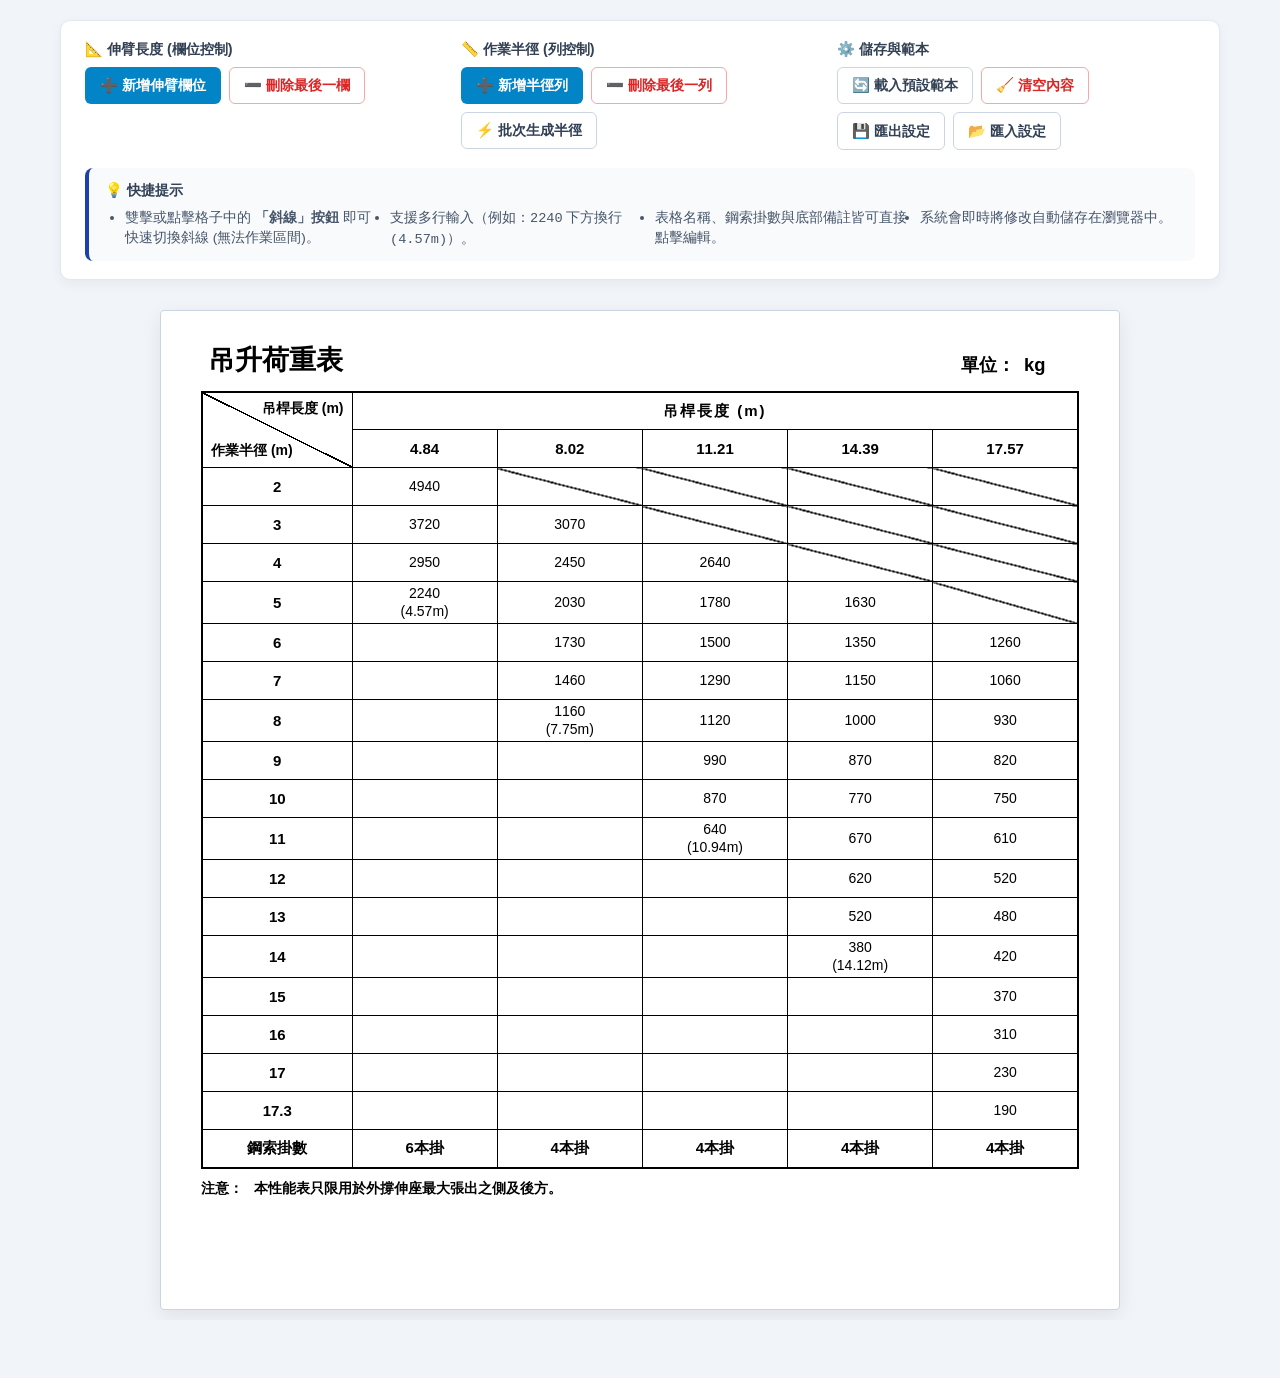
<file: 荷重表/index.html>
<!DOCTYPE html>
<html lang="zh-TW">
<head>
    <script src="../shared/case-bridge.js"></script>
<meta charset="UTF-8">
  <meta name="viewport" content="width=device-width, initial-scale=1.0">
  <title>起重機吊升荷重表產生器</title>
  <link rel="stylesheet" href="style.css?v=20261004v">
</head>
<body>

  <!-- 頂部操作工具列 (列印時自動隱藏) -->
  <header class="no-print app-header" style="display:none">
    <div class="header-container">
      <div class="brand">
        <span class="icon">🏗️</span>
        <div>
          <h1>起重機吊升荷重表編輯器</h1>
          <p class="subtitle">可自訂伸臂長度、作業半徑與數據，支援快速編輯與 A4 高清列印</p>
        </div>
      </div>
      <div class="actions">
        <button id="btnPrint" class="btn btn-primary">
          <span class="btn-icon">🖨️</span> 列印 / 另存 PDF
        </button>
      </div>
    </div>
  </header>

  <main class="main-wrapper">
    <!-- 控制面板 (列印時自動隱藏) -->
    <section class="control-panel no-print">
      <div class="control-group">
        <label class="group-title">📐 伸臂長度 (欄位控制)</label>
        <div class="btn-row">
          <button id="btnAddCol" class="btn btn-secondary" title="在右側新增一欄伸臂">
            ➕ 新增伸臂欄位
          </button>
          <button id="btnRemoveCol" class="btn btn-danger-outline" title="刪除最右側一欄">
            ➖ 刪除最後一欄
          </button>
        </div>
      </div>

      <div class="control-group">
        <label class="group-title">📏 作業半徑 (列控制)</label>
        <div class="btn-row">
          <button id="btnAddRow" class="btn btn-secondary" title="在下方新增一列半徑">
            ➕ 新增半徑列
          </button>
          <button id="btnRemoveRow" class="btn btn-danger-outline" title="刪除最下方一列">
            ➖ 刪除最後一列
          </button>
          <button id="btnBatchRadius" class="btn btn-outline" title="批次設定半徑範圍">
            ⚡ 批次生成半徑
          </button>
        </div>
      </div>

      <div class="control-group">
        <label class="group-title">⚙️ 儲存與範本</label>
        <div class="btn-row">
          <button id="btnLoadPreset" class="btn btn-outline" title="載入標準數據範本">
            🔄 載入預設範本
          </button>
          <button id="btnClearData" class="btn btn-danger-outline" title="清空所有荷重格內容">
            🧹 清空內容
          </button>
          <button id="btnExportJson" class="btn btn-outline" title="下載 JSON 備份檔">
            💾 匯出設定
          </button>
          <label class="btn btn-outline file-btn" title="上傳 JSON 檔恢復數據">
            📂 匯入設定
            <input type="file" id="fileImportJson" accept=".json" style="display:none;">
          </label>
        </div>
      </div>

      <div class="control-group quick-tips">
        <label class="group-title">💡 快捷提示</label>
        <ul class="tips-list">
          <li>雙擊或點擊格子中的 <b>「斜線」按鈕</b> 即可快速切換斜線 (無法作業區間)。</li>
          <li>支援多行輸入（例如：<code>2240</code> 下方換行 <code>(4.57m)</code>）。</li>
          <li>表格名稱、鋼索掛數與底部備註皆可直接點擊編輯。</li>
          <li>系統會即時將修改自動儲存在瀏覽器中。</li>
        </ul>
      </div>
    </section>

    <!-- 荷重表主體 (A4 列印區域) -->
    <div class="paper-container">
      <div id="printArea" class="printable-sheet">
        
        <!-- 表格頂部標題區 -->
        <div class="sheet-header">
          <div class="model-title-box">
            <input type="text" id="inputDocTitle" class="editable-title table-title-input" value="吊升荷重表" placeholder="表格名稱">
          </div>
          <div class="unit-box">
            <label>單位：</label>
            <input type="text" id="inputUnit" class="editable-unit" value="kg" placeholder="kg">
          </div>
        </div>

        <!-- 荷重表核心表格 -->
        <div class="table-responsive">
          <table id="loadTable" class="load-table">
            <thead>
              <!-- 第一列：左上角表頭 + 伸臂長度標題 -->
              <tr class="header-row-top">
                <th id="cornerHeader" rowspan="2" class="corner-header-cell">
                  <div class="diagonal-split">
                    <span class="top-text">吊桿長度 (m)</span>
                    <div class="split-line"></div>
                    <span class="bottom-text">作業半徑 (m)</span>
                  </div>
                </th>
                <th id="boomHeaderSuper" class="boom-super-header" colspan="5">
                  吊桿長度 (m)
                </th>
              </tr>
              <!-- 第二列：各伸臂長度數值 -->
              <tr id="boomLengthsRow" class="boom-values-row">
                <!-- 動態生成的伸臂長度欄位 -->
              </tr>
            </thead>
            <tbody id="tableBody">
              <!-- 動態生成的各作業半徑列與荷重數據 -->
            </tbody>
            <tfoot>
              <!-- 底部鋼索掛數列 -->
              <tr id="ropeRow" class="rope-row">
                <th class="rope-title-cell">
                  <input type="text" class="cell-input text-bold" value="鋼索掛數">
                </th>
                <!-- 動態生成的鋼索掛數欄位 -->
              </tr>
            </tfoot>
          </table>
        </div>

        <!-- 表格底部注意事項 -->
        <div class="sheet-footer">
          <div class="notes-container">
            <span class="note-label">注意：</span>
            <input type="text" id="inputNotes" class="editable-notes" value="本性能表只限用於外撐伸座最大張出之側及後方。">
          </div>
        </div>

      </div>
    </div>
  </main>

  <!-- 批次生成半徑對話框 Modal -->
  <dialog id="batchModal" class="modal-dialog">
    <div class="modal-content">
      <h3>⚡ 批次設定作業半徑</h3>
      <div class="modal-body">
        <div class="form-row">
          <label>起始半徑 (m)：</label>
          <input type="number" id="modalRadiusStart" value="2" step="0.5" min="0">
        </div>
        <div class="form-row">
          <label>結束半徑 (m)：</label>
          <input type="number" id="modalRadiusEnd" value="17" step="0.5" min="0">
        </div>
        <div class="form-row">
          <label>遞增間距 (m)：</label>
          <input type="number" id="modalRadiusStep" value="1" step="0.1" min="0.1">
        </div>
        <div class="form-row">
          <label>額外包含特殊半徑 (以逗號分隔)：</label>
          <input type="text" id="modalRadiusExtra" value="17.3" placeholder="例如: 17.3, 18.5">
        </div>
      </div>
      <div class="modal-actions">
        <button id="btnCancelBatch" class="btn btn-outline">取消</button>
        <button id="btnConfirmBatch" class="btn btn-primary">確認生成</button>
      </div>
    </div>
  </dialog>

  <script src="app.js?v=20261004v"></script>
</body>
</html>
</file>
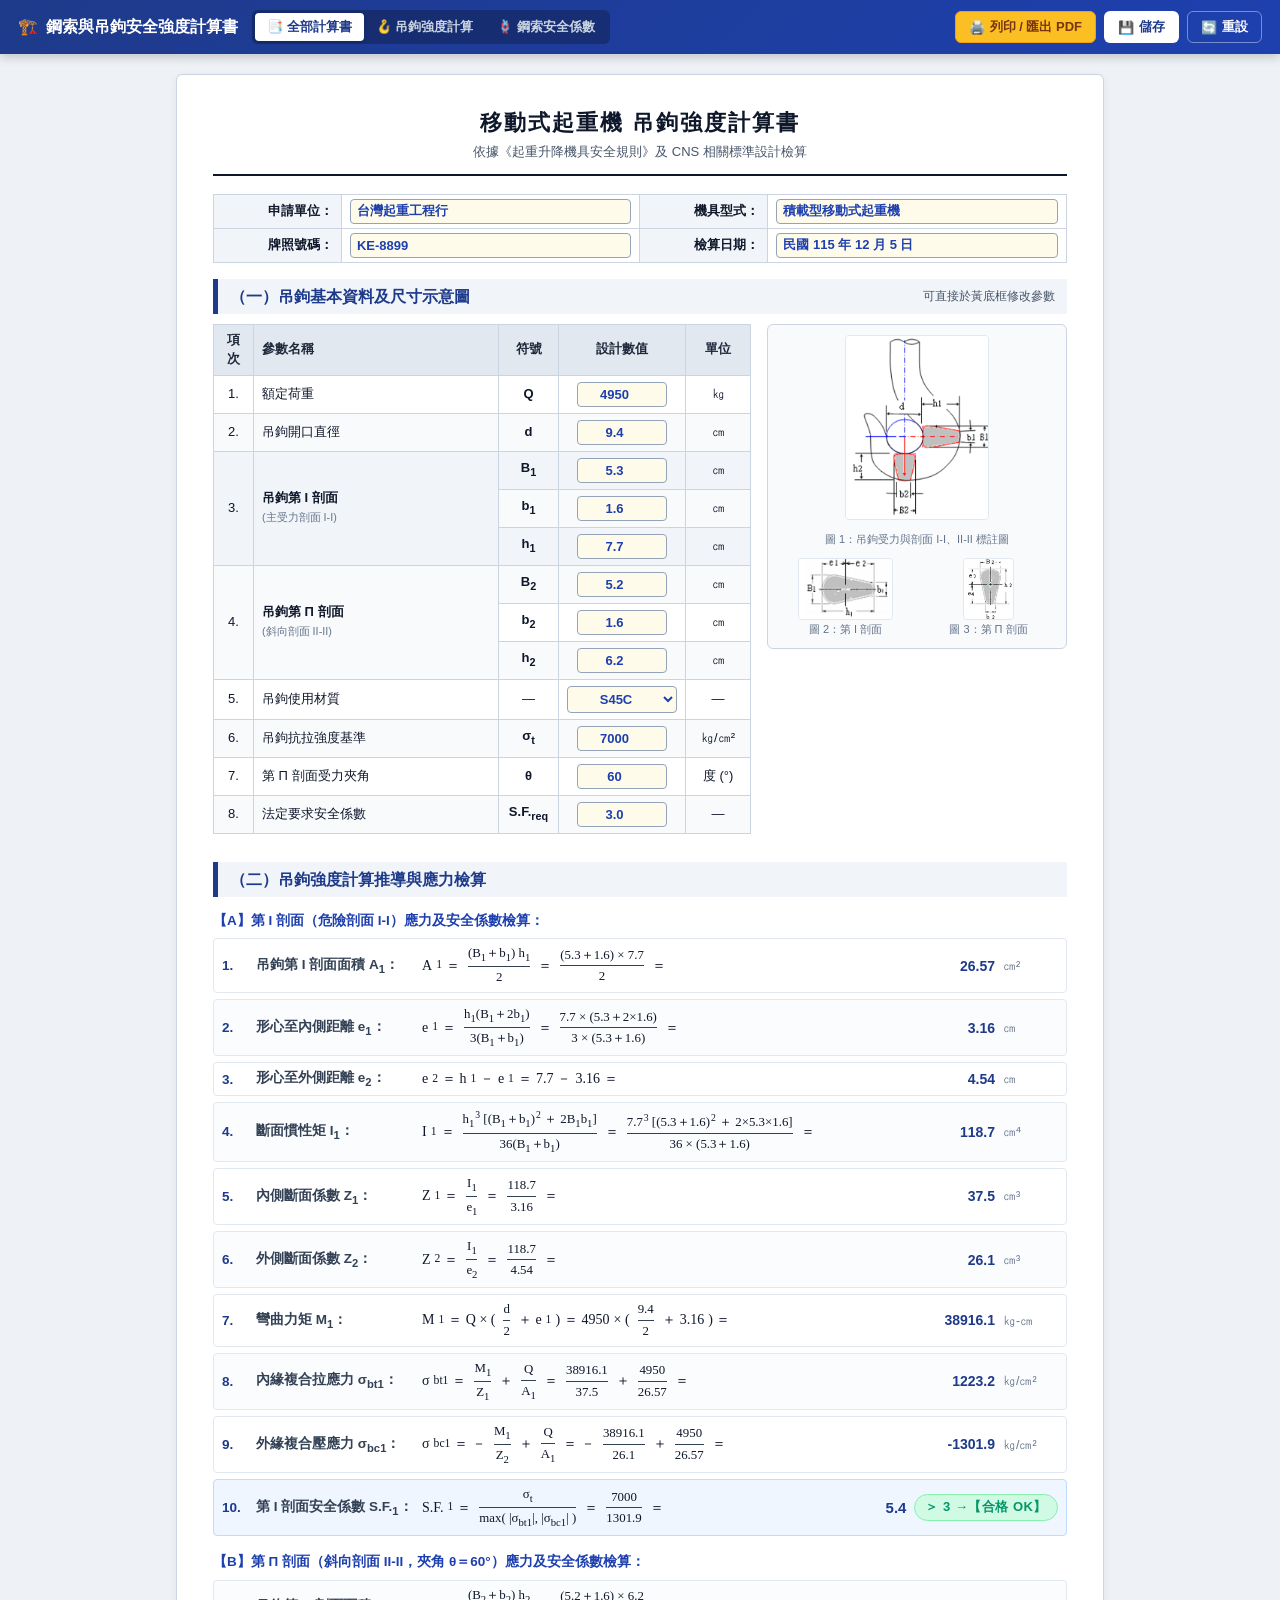
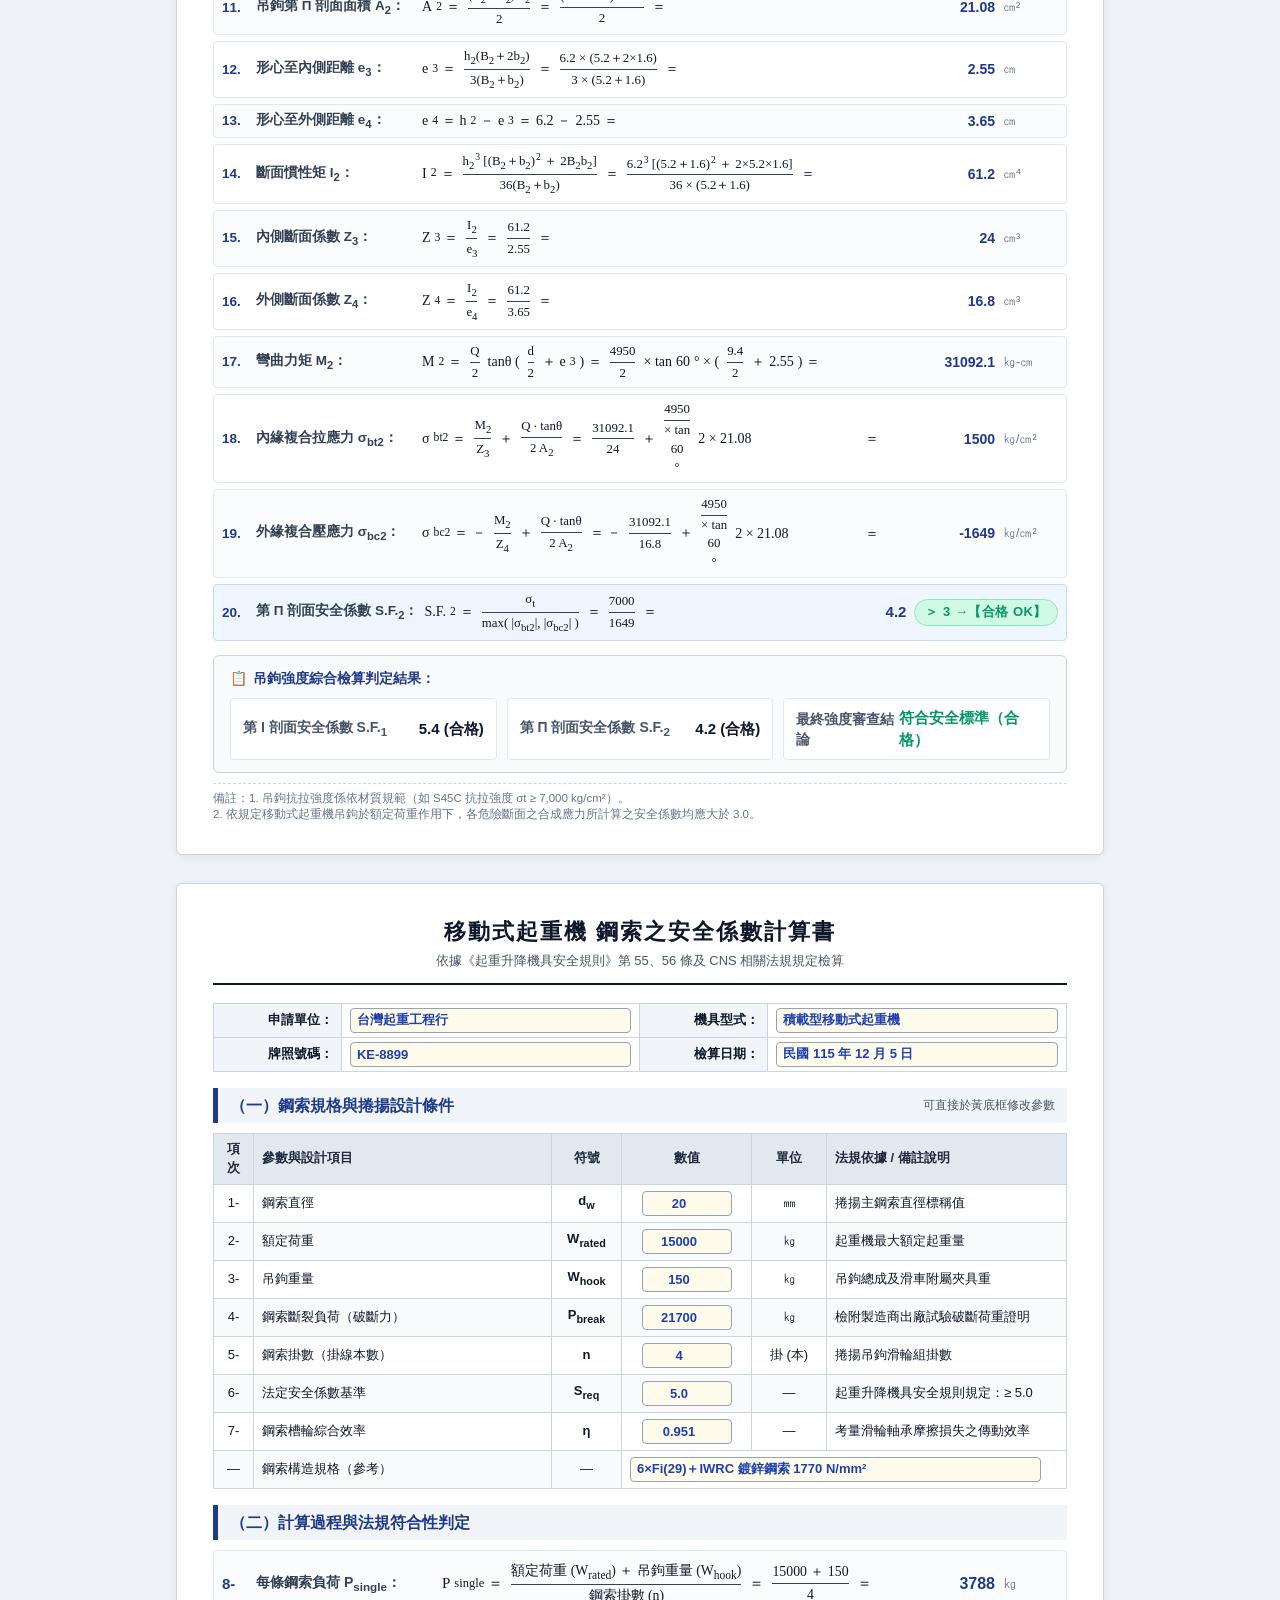
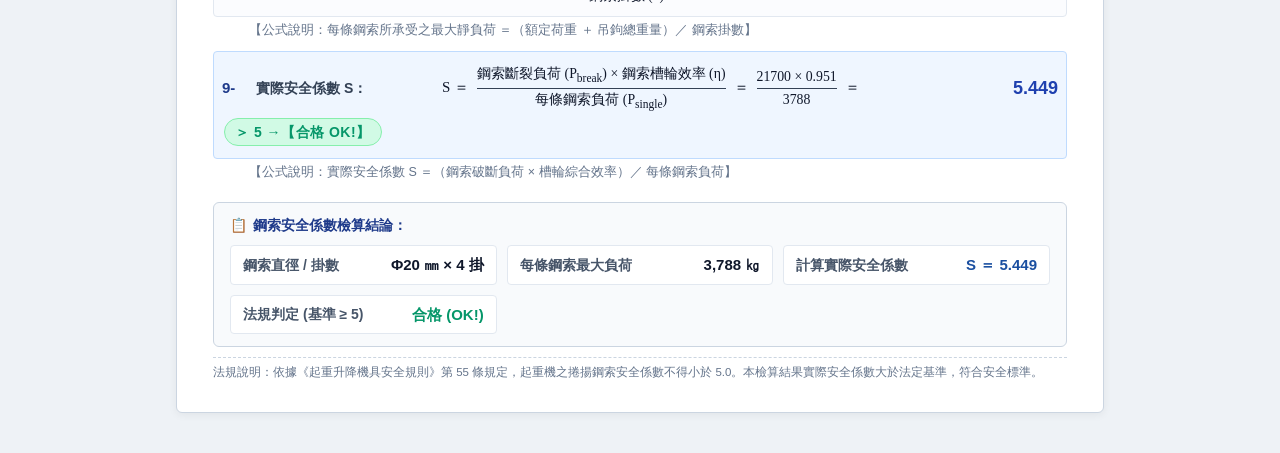
<file: 鋼索吊鉤計算/index.html>
<!DOCTYPE html>
<html lang="zh-TW">
<head>
  <meta charset="UTF-8">
  <meta name="viewport" content="width=device-width, initial-scale=1.0">
  <title>移動式起重機 鋼索與吊鉤安全強度計算書</title>
  <script src="../shared/case-bridge.js"></script>
  <style>
    :root {
      --primary: #1a4fa0;
      --primary-dark: #0f326a;
      --accent: #2563eb;
      --bg-page: #eef2f6;
      --card-bg: #ffffff;
      --border-color: #cbd5e1;
      --border-dark: #334155;
      --text-main: #0f172a;
      --text-muted: #475569;
      --ok-color: #059669;
      --ok-bg: #d1fae5;
      --ng-color: #dc2626;
      --ng-bg: #fee2e2;
      --input-bg: #fffbeb;
      --input-border: #f59e0b;
    }

    * {
      box-sizing: border-box;
      margin: 0;
      padding: 0;
    }

    body {
      font-family: "Microsoft JhengHei", "微軟正黑體", "Segoe UI", Arial, sans-serif;
      background-color: var(--bg-page);
      color: var(--text-main);
      line-height: 1.45;
      font-size: 14px;
      -webkit-print-color-adjust: exact;
      print-color-adjust: exact;
    }

    /* ============================================================
       TOOLBAR (SCREEN ONLY)
       ============================================================ */
    .toolbar {
      position: sticky;
      top: 0;
      z-index: 1000;
      background: linear-gradient(135deg, #1e3a8a 0%, #1e40af 100%);
      color: #ffffff;
      padding: 10px 18px;
      display: flex;
      flex-wrap: wrap;
      align-items: center;
      justify-content: space-between;
      gap: 12px;
      box-shadow: 0 3px 10px rgba(0,0,0,0.2);
    }

    .toolbar-left {
      display: flex;
      align-items: center;
      gap: 14px;
      flex-wrap: wrap;
    }

    .toolbar-title {
      font-size: 16px;
      font-weight: bold;
      display: flex;
      align-items: center;
      gap: 8px;
    }

    .toolbar-actions {
      display: flex;
      align-items: center;
      gap: 8px;
      flex-wrap: wrap;
    }

    .btn {
      display: inline-flex;
      align-items: center;
      justify-content: center;
      gap: 5px;
      padding: 6px 13px;
      font-size: 13px;
      font-weight: 600;
      border-radius: 6px;
      border: 1px solid transparent;
      cursor: pointer;
      transition: all 0.15s ease;
      font-family: inherit;
      text-decoration: none;
    }

    .btn-primary {
      background: #fbbf24;
      color: #78350f;
      border-color: #f59e0b;
    }
    .btn-primary:hover {
      background: #f59e0b;
      color: #ffffff;
    }

    .btn-light {
      background: #ffffff;
      color: #1e3a8a;
    }
    .btn-light:hover {
      background: #e2e8f0;
    }

    .btn-outline-white {
      background: transparent;
      color: #ffffff;
      border-color: rgba(255,255,255,0.4);
    }
    .btn-outline-white:hover {
      background: rgba(255,255,255,0.15);
      border-color: #ffffff;
    }

    .tab-group {
      display: flex;
      background: rgba(0,0,0,0.25);
      padding: 3px;
      border-radius: 6px;
    }

    .tab-btn {
      background: transparent;
      border: none;
      color: #cbd5e1;
      padding: 5px 12px;
      font-size: 13px;
      font-weight: 600;
      border-radius: 4px;
      cursor: pointer;
      transition: all 0.15s;
    }

    .tab-btn.active {
      background: #ffffff;
      color: #1e3a8a;
      box-shadow: 0 1px 4px rgba(0,0,0,0.15);
    }

    .preset-select {
      background: #ffffff;
      color: #1e3a8a;
      border: 1px solid #cbd5e1;
      padding: 5px 10px;
      border-radius: 6px;
      font-size: 13px;
      font-weight: 600;
      cursor: pointer;
      outline: none;
    }

    /* ============================================================
       DOCUMENT CONTAINER & PAGE STRUCTURE
       ============================================================ */
    .container {
      max-width: 960px;
      margin: 20px auto 40px;
      padding: 0 16px;
    }

    .doc-page {
      background: #ffffff;
      border: 1px solid var(--border-color);
      border-radius: 6px;
      box-shadow: 0 2px 8px rgba(0,0,0,0.06);
      padding: 32px 36px;
      margin-bottom: 28px;
      position: relative;
    }

    /* Title Block */
    .doc-header {
      text-align: center;
      border-bottom: 2px solid #0f172a;
      padding-bottom: 12px;
      margin-bottom: 18px;
    }

    .doc-title {
      font-size: 22px;
      font-weight: 800;
      letter-spacing: 2px;
      color: #0f172a;
      margin-bottom: 4px;
    }

    .doc-subtitle {
      font-size: 13px;
      color: var(--text-muted);
      font-weight: 500;
    }

    .doc-meta-table {
      width: 100%;
      border-collapse: collapse;
      margin-bottom: 16px;
      font-size: 13px;
    }

    .doc-meta-table td {
      padding: 4px 8px;
      border: 1px solid #cbd5e1;
    }

    .doc-meta-table .lbl {
      background: #f1f5f9;
      font-weight: 600;
      width: 15%;
      text-align: right;
    }

    .doc-meta-table .val {
      width: 35%;
    }

    /* Section Headings */
    .sec-title {
      font-size: 16px;
      font-weight: 700;
      background: #f1f5f9;
      color: #1e3a8a;
      border-left: 5px solid #1e3a8a;
      padding: 6px 12px;
      margin: 16px 0 10px;
      display: flex;
      justify-content: space-between;
      align-items: center;
    }

    /* Input & Table styles */
    .calc-table {
      width: 100%;
      border-collapse: collapse;
      margin-bottom: 12px;
      font-size: 13px;
    }

    .calc-table th, .calc-table td {
      border: 1px solid #cbd5e1;
      padding: 6px 8px;
      text-align: center;
      vertical-align: middle;
    }

    .calc-table th {
      background: #e2e8f0;
      font-weight: 700;
      color: #1e293b;
    }

    .calc-table tr:nth-child(even) td {
      background: #f8fafc;
    }

    .text-left { text-align: left !important; }
    .text-right { text-align: right !important; }
    .text-center { text-align: center !important; }

    /* Inputs */
    .num-input, .text-input, select.mat-select {
      width: 90px;
      padding: 4px 6px;
      border: 1px solid #94a3b8;
      border-radius: 4px;
      text-align: center;
      font-size: 13px;
      font-weight: 700;
      color: #1e40af;
      background: var(--input-bg);
      font-family: inherit;
      transition: border 0.15s, box-shadow 0.15s;
    }

    .num-input:focus, .text-input:focus, select.mat-select:focus {
      outline: none;
      border-color: #2563eb;
      box-shadow: 0 0 0 2px rgba(37,99,235,0.2);
    }

    .text-input {
      width: 140px;
      text-align: left;
    }

    select.mat-select {
      width: 110px;
      cursor: pointer;
    }

    /* Split layout: inputs vs diagrams */
    .split-layout {
      display: grid;
      grid-template-columns: 1fr 300px;
      gap: 16px;
      margin-bottom: 12px;
      align-items: start;
    }

    @media (max-width: 820px) {
      .split-layout {
        grid-template-columns: 1fr;
      }
    }

    .diagram-panel {
      display: flex;
      flex-direction: column;
      gap: 10px;
      background: #f8fafc;
      border: 1px solid #cbd5e1;
      border-radius: 6px;
      padding: 10px;
      align-items: center;
      text-align: center;
    }

    .diagram-img {
      max-width: 100%;
      height: auto;
      border: 1px solid #e2e8f0;
      border-radius: 4px;
      background: #ffffff;
    }

    .diagram-caption {
      font-size: 11px;
      color: #64748b;
      margin-top: 2px;
    }

    .sub-diagrams {
      display: flex;
      gap: 8px;
      justify-content: center;
      width: 100%;
    }

    .sub-diag-box {
      flex: 1;
      display: flex;
      flex-direction: column;
      align-items: center;
    }

    /* Formula & Calculation Steps */
    .steps-container {
      display: flex;
      flex-direction: column;
      gap: 6px;
      margin: 10px 0;
    }

    .step-row {
      display: flex;
      align-items: center;
      padding: 5px 8px;
      background: #ffffff;
      border: 1px solid #e2e8f0;
      border-radius: 4px;
      font-size: 13.5px;
      flex-wrap: wrap;
      gap: 6px;
    }

    .step-row:nth-child(odd) {
      background: #fbfcfe;
    }

    .step-row.highlight {
      background: #eff6ff;
      border-color: #bfdbfe;
    }

    .step-no {
      font-weight: 700;
      color: #1e3a8a;
      min-width: 28px;
    }

    .step-label {
      min-width: 160px;
      font-weight: 600;
      color: #334155;
    }

    .step-formula {
      display: inline-flex;
      align-items: center;
      gap: 4px;
      flex-grow: 1;
      font-family: "Cambria Math", "Times New Roman", "Segoe UI", serif;
      font-size: 14px;
      color: #0f172a;
    }

    .step-result {
      font-weight: 700;
      color: #1e3a8a;
      min-width: 110px;
      text-align: right;
      font-size: 14px;
    }

    .step-unit {
      color: #64748b;
      font-size: 12.5px;
      min-width: 55px;
      margin-left: 2px;
    }

    /* Math fraction rendering */
    .frac {
      display: inline-flex;
      flex-direction: column;
      vertical-align: middle;
      text-align: center;
      padding: 0 4px;
      font-size: 0.92em;
    }

    .frac-top {
      border-bottom: 1.5px solid #334155;
      padding-bottom: 1px;
    }

    .frac-bot {
      padding-top: 1px;
    }

    .sup {
      vertical-align: super;
      font-size: 0.75em;
      margin-left: 1px;
    }

    .sub {
      vertical-align: sub;
      font-size: 0.75em;
      margin-left: 1px;
    }

    /* Badges */
    .badge {
      display: inline-flex;
      align-items: center;
      justify-content: center;
      padding: 3px 10px;
      border-radius: 9999px;
      font-size: 13px;
      font-weight: 700;
      letter-spacing: 0.5px;
    }

    .badge-ok {
      background-color: var(--ok-bg);
      color: var(--ok-color);
      border: 1px solid #86efac;
    }

    .badge-ng {
      background-color: var(--ng-bg);
      color: var(--ng-color);
      border: 1px solid #fca5a5;
    }

    /* Summary Card / Conclusion Block */
    .summary-card {
      margin: 14px 0 10px;
      padding: 12px 16px;
      border-radius: 6px;
      border: 1.5px solid #cbd5e1;
      background: #f8fafc;
      display: flex;
      flex-direction: column;
      gap: 6px;
    }

    .summary-title {
      font-weight: 700;
      font-size: 14px;
      color: #1e3a8a;
      display: flex;
      align-items: center;
      gap: 6px;
    }

    .summary-grid {
      display: grid;
      grid-template-columns: repeat(auto-fit, minmax(220px, 1fr));
      gap: 10px;
      margin-top: 4px;
    }

    .summary-item {
      background: #ffffff;
      border: 1px solid #e2e8f0;
      border-radius: 4px;
      padding: 8px 12px;
      display: flex;
      justify-content: space-between;
      align-items: center;
    }

    .summary-item .item-title {
      font-weight: 600;
      color: #475569;
    }

    .summary-item .item-val {
      font-weight: 700;
      font-size: 15px;
    }

    /* Signatures Table */
    .sign-table {
      width: 100%;
      border-collapse: collapse;
      margin-top: 20px;
      font-size: 12.5px;
    }

    .sign-table td {
      border: 1px solid #94a3b8;
      padding: 6px 8px;
      text-align: center;
      height: 48px;
      vertical-align: middle;
    }

    .sign-table .sign-lbl {
      background: #f1f5f9;
      font-weight: 600;
      height: auto;
      padding: 4px 6px;
    }

    .note-box {
      margin-top: 10px;
      font-size: 11.5px;
      color: #64748b;
      line-height: 1.4;
      border-top: 1px dashed #cbd5e1;
      padding-top: 6px;
    }

    /* ============================================================
       PRINT MEDIA QUERY (PIXEL PERFECT A4 OUTPUT)
       ============================================================ */
    @page {
      size: A4 portrait;
      margin: 10mm 12mm 10mm 12mm;
    }

    @media print {
      body {
        background: #ffffff !important;
        font-size: 12px !important;
        color: #000000 !important;
      }

      .no-print, .toolbar {
        display: none !important;
      }

      .container {
        max-width: 100% !important;
        margin: 0 !important;
        padding: 0 !important;
      }

      .doc-page {
        box-shadow: none !important;
        border: none !important;
        padding: 0 0 10mm 0 !important;
        margin: 0 !important;
        page-break-after: always;
        break-after: page;
      }

      .doc-page:last-child {
        page-break-after: avoid;
        break-after: avoid;
      }

      /* When filtering tabs, hide non-active pages in print as well */
      .doc-page.tab-hidden {
        display: none !important;
      }

      /* Make inputs look like clean static text */
      input.num-input, input.text-input, select.mat-select {
        border: none !important;
        background: transparent !important;
        box-shadow: none !important;
        color: #000000 !important;
        font-weight: 700 !important;
        padding: 0 !important;
        -webkit-appearance: none !important;
        -moz-appearance: none !important;
        appearance: none !important;
      }

      .sec-title {
        background: #e2e8f0 !important;
        color: #000000 !important;
        border-left: 4px solid #000000 !important;
        padding: 4px 8px !important;
        font-size: 14px !important;
      }

      .step-row {
        padding: 3px 4px !important;
        font-size: 12px !important;
        border: 0.5px solid #cbd5e1 !important;
      }

      .step-formula {
        font-size: 12px !important;
      }

      .step-result {
        font-size: 12.5px !important;
      }

      .calc-table th {
        background: #e2e8f0 !important;
        color: #000000 !important;
      }

      .badge-ok {
        border: 1px solid #16a34a !important;
        color: #16a34a !important;
        background: #dcfce7 !important;
      }

      .badge-ng {
        border: 1px solid #dc2626 !important;
        color: #dc2626 !important;
        background: #fee2e2 !important;
      }

      .diagram-img {
        max-height: 180px;
      }
    }

    /* Screen Tab display rule */
    .tab-hidden {
      display: none;
    }
  </style>
</head>
<body>

  <!-- ============================================================
       TOP TOOLBAR (SCREEN CONTROLS)
       ============================================================ -->
  <div class="toolbar no-print">
    <div class="toolbar-left">
      <div class="toolbar-title">
        <span>🏗️</span>
        <span>鋼索與吊鉤安全強度計算書</span>
      </div>

      <div class="tab-group">
        <button class="tab-btn active" onclick="switchTab('all')">📑 全部計算書</button>
        <button class="tab-btn" onclick="switchTab('hook')">🪝 吊鉤強度計算</button>
        <button class="tab-btn" onclick="switchTab('wire')">🪢 鋼索安全係數</button>
      </div>
    </div>

    <div class="toolbar-actions">

      <button class="btn btn-primary" onclick="window.print()">
        <span>🖨️</span> 列印 / 匯出 PDF
      </button>

      <button class="btn btn-light" onclick="saveData()">
        <span>💾</span> 儲存
      </button>

      <button class="btn btn-outline-white" onclick="resetForm()">
        <span>🔄</span> 重設
      </button>
    </div>
  </div>

  <!-- ============================================================
       MAIN CONTAINER WITH THE TWO CALCULATION SHEETS
       ============================================================ -->
  <div class="container" id="printableContent">

    <!-- ============================================================
         PAGE 1: 吊鉤強度計算書 (HOOK STRENGTH CALCULATION)
         ============================================================ -->
    <div class="doc-page" id="page-hook">
      <div class="doc-header">
        <div class="doc-title">移動式起重機 吊鉤強度計算書</div>
        <div class="doc-subtitle">依據《起重升降機具安全規則》及 CNS 相關標準設計檢算</div>
      </div>

      <!-- 機具基本資料 -->
      <table class="doc-meta-table">
        <tr>
          <td class="lbl">申請單位：</td>
          <td class="val"><input type="text" class="text-input" id="applicant" value="台灣起重工程行" oninput="saveData()" style="width:100%;"></td>
          <td class="lbl">機具型式：</td>
          <td class="val"><input type="text" class="text-input" id="craneModel" value="積載型移動式起重機" oninput="saveData()" style="width:100%;"></td>
        </tr>
        <tr>
          <td class="lbl">牌照號碼：</td>
          <td class="val"><input type="text" class="text-input" id="plateNo" value="KE-8899" oninput="saveData()" style="width:100%;"></td>
          <td class="lbl">檢算日期：</td>
          <td class="val"><input type="text" class="text-input" id="calcDate" value="" oninput="saveData()" style="width:100%;"></td>
        </tr>
      </table>

      <!-- （一）吊鉤基本資料 -->
      <div class="sec-title">
        <span>（一）吊鉤基本資料及尺寸示意圖</span>
        <span style="font-size:12px; font-weight:normal; color:#475569;" class="no-print">可直接於黃底框修改參數</span>
      </div>

      <div class="split-layout">
        <!-- 左側參數輸入表格 -->
        <div>
          <table class="calc-table">
            <thead>
              <tr>
                <th style="width:40px;">項次</th>
                <th class="text-left">參數名稱</th>
                <th style="width:60px;">符號</th>
                <th style="width:110px;">設計數值</th>
                <th style="width:65px;">單位</th>
              </tr>
            </thead>
            <tbody>
              <tr>
                <td>1.</td>
                <td class="text-left">額定荷重</td>
                <td><b>Q</b></td>
                <td><input type="number" class="num-input" id="hook_Q" value="4950" step="any" oninput="recalcHook()"></td>
                <td>㎏</td>
              </tr>
              <tr>
                <td>2.</td>
                <td class="text-left">吊鉤開口直徑</td>
                <td><b>d</b></td>
                <td><input type="number" class="num-input" id="hook_d" value="9.4" step="any" oninput="recalcHook()"></td>
                <td>㎝</td>
              </tr>
              <tr style="background:#f1f5f9;">
                <td rowspan="3">3.</td>
                <td rowspan="3" class="text-left"><b>吊鉤第 І 剖面</b><br><small style="color:#64748b;">(主受力剖面 I-I)</small></td>
                <td><b>B<sub>1</sub></b></td>
                <td><input type="number" class="num-input" id="hook_B1" value="5.3" step="any" oninput="recalcHook()"></td>
                <td>㎝</td>
              </tr>
              <tr style="background:#f1f5f9;">
                <td><b>b<sub>1</sub></b></td>
                <td><input type="number" class="num-input" id="hook_b1" value="1.6" step="any" oninput="recalcHook()"></td>
                <td>㎝</td>
              </tr>
              <tr style="background:#f1f5f9;">
                <td><b>h<sub>1</sub></b></td>
                <td><input type="number" class="num-input" id="hook_h1" value="7.7" step="any" oninput="recalcHook()"></td>
                <td>㎝</td>
              </tr>
              <tr>
                <td rowspan="3">4.</td>
                <td rowspan="3" class="text-left"><b>吊鉤第 П 剖面</b><br><small style="color:#64748b;">(斜向剖面 II-II)</small></td>
                <td><b>B<sub>2</sub></b></td>
                <td><input type="number" class="num-input" id="hook_B2" value="5.2" step="any" oninput="recalcHook()"></td>
                <td>㎝</td>
              </tr>
              <tr>
                <td><b>b<sub>2</sub></b></td>
                <td><input type="number" class="num-input" id="hook_b2" value="1.6" step="any" oninput="recalcHook()"></td>
                <td>㎝</td>
              </tr>
              <tr>
                <td><b>h<sub>2</sub></b></td>
                <td><input type="number" class="num-input" id="hook_h2" value="6.2" step="any" oninput="recalcHook()"></td>
                <td>㎝</td>
              </tr>
              <tr>
                <td>5.</td>
                <td class="text-left">吊鉤使用材質</td>
                <td>—</td>
                <td>
                  <select id="hook_mat" class="mat-select" onchange="onMaterialChange(this.value)">
                    <option value="S45C:7000" selected>S45C</option>
                    <option value="S35C:6000">S35C</option>
                    <option value="S25C:5000">S25C</option>
                    <option value="S20C:4500">S20C</option>
                    <option value="SNCM439:9000">SNCM439</option>
                    <option value="custom">自訂材質...</option>
                  </select>
                </td>
                <td>—</td>
              </tr>
              <tr>
                <td>6.</td>
                <td class="text-left">吊鉤抗拉強度基準</td>
                <td><b>σ<sub>t</sub></b></td>
                <td><input type="number" class="num-input" id="hook_sigmat" value="7000" step="any" oninput="recalcHook()"></td>
                <td>㎏/㎝²</td>
              </tr>
              <tr>
                <td>7.</td>
                <td class="text-left">第 П 剖面受力夾角</td>
                <td><b>θ</b></td>
                <td><input type="number" class="num-input" id="hook_theta" value="60" step="any" oninput="recalcHook()"></td>
                <td>度 (°)</td>
              </tr>
              <tr>
                <td>8.</td>
                <td class="text-left">法定要求安全係數</td>
                <td><b>S.F.<sub>req</sub></b></td>
                <td><input type="number" class="num-input" id="hook_sf_req" value="3.0" step="any" oninput="recalcHook()"></td>
                <td>—</td>
              </tr>
            </tbody>
          </table>
        </div>

        <!-- 右側圖解 -->
        <div class="diagram-panel">
          <img src="img/hook_main.png" alt="吊鉤尺寸圖" class="diagram-img" style="max-height:185px;">
          <div class="diagram-caption">圖 1：吊鉤受力與剖面 I-I、II-II 標註圖</div>
          
          <div class="sub-diagrams">
            <div class="sub-diag-box">
              <img src="img/hook_sec1.png" alt="第 I 剖面圖" class="diagram-img" style="max-height:62px;">
              <div class="diagram-caption">圖 2：第 І 剖面</div>
            </div>
            <div class="sub-diag-box">
              <img src="img/hook_sec2.png" alt="第 II 剖面圖" class="diagram-img" style="max-height:62px;">
              <div class="diagram-caption">圖 3：第 П 剖面</div>
            </div>
          </div>
        </div>
      </div>

      <!-- （二）吊鉤之強度計算 -->
      <div class="sec-title">
        <span>（二）吊鉤強度計算推導與應力檢算</span>
      </div>

      <div class="steps-container">
        <!-- Section I -->
        <div style="font-weight:700; color:#1e40af; margin:4px 0 2px; font-size:13.5px;">【A】第 І 剖面（危險剖面 I-I）應力及安全係數檢算：</div>

        <!-- 1. A1 -->
        <div class="step-row">
          <span class="step-no">1.</span>
          <span class="step-label">吊鉤第 І 剖面面積 A<sub>1</sub>：</span>
          <span class="step-formula">
            A<sub>1</sub> ＝ 
            <span class="frac"><span class="frac-top">(B<sub>1</sub>＋b<sub>1</sub>) h<sub>1</sub></span><span class="frac-bot">2</span></span>
            ＝ 
            <span class="frac"><span class="frac-top">(<span id="txt_B1">5.3</span>＋<span id="txt_b1">1.6</span>) × <span id="txt_h1">7.7</span></span><span class="frac-bot">2</span></span>
            ＝
          </span>
          <span class="step-result" id="res_A1">26.57</span>
          <span class="step-unit">㎝²</span>
        </div>

        <!-- 2. e1 -->
        <div class="step-row">
          <span class="step-no">2.</span>
          <span class="step-label">形心至內側距離 e<sub>1</sub>：</span>
          <span class="step-formula">
            e<sub>1</sub> ＝ 
            <span class="frac"><span class="frac-top">h<sub>1</sub>(B<sub>1</sub>＋2b<sub>1</sub>)</span><span class="frac-bot">3(B<sub>1</sub>＋b<sub>1</sub>)</span></span>
            ＝ 
            <span class="frac"><span class="frac-top"><span id="txt_h1_e1">7.7</span> × (<span id="txt_B1_e1">5.3</span>＋2×<span id="txt_b1_e1">1.6</span>)</span><span class="frac-bot">3 × (<span id="txt_B1_e1_d">5.3</span>＋<span id="txt_b1_e1_d">1.6</span>)</span></span>
            ＝
          </span>
          <span class="step-result" id="res_e1">3.16</span>
          <span class="step-unit">㎝</span>
        </div>

        <!-- 3. e2 -->
        <div class="step-row">
          <span class="step-no">3.</span>
          <span class="step-label">形心至外側距離 e<sub>2</sub>：</span>
          <span class="step-formula">
            e<sub>2</sub> ＝ h<sub>1</sub> － e<sub>1</sub> ＝ <span id="txt_h1_e2">7.7</span> － <span id="txt_e1_sub">3.16</span> ＝
          </span>
          <span class="step-result" id="res_e2">4.54</span>
          <span class="step-unit">㎝</span>
        </div>

        <!-- 4. I1 -->
        <div class="step-row">
          <span class="step-no">4.</span>
          <span class="step-label">斷面慣性矩 I<sub>1</sub>：</span>
          <span class="step-formula">
            I<sub>1</sub> ＝ 
            <span class="frac"><span class="frac-top">h<sub>1</sub><span class="sup">3</span> [(B<sub>1</sub>＋b<sub>1</sub>)<span class="sup">2</span> ＋ 2B<sub>1</sub>b<sub>1</sub>]</span><span class="frac-bot">36(B<sub>1</sub>＋b<sub>1</sub>)</span></span>
            ＝ 
            <span class="frac"><span class="frac-top"><span id="txt_h1_I1">7.7</span><span class="sup">3</span> [(<span id="txt_B1_I1">5.3</span>＋<span id="txt_b1_I1">1.6</span>)<span class="sup">2</span> ＋ 2×<span id="txt_B1_I1_2">5.3</span>×<span id="txt_b1_I1_2">1.6</span>]</span><span class="frac-bot">36 × (<span id="txt_B1_I1_d">5.3</span>＋<span id="txt_b1_I1_d">1.6</span>)</span></span>
            ＝
          </span>
          <span class="step-result" id="res_I1">118.7</span>
          <span class="step-unit">㎝⁴</span>
        </div>

        <!-- 5. Z1 -->
        <div class="step-row">
          <span class="step-no">5.</span>
          <span class="step-label">內側斷面係數 Z<sub>1</sub>：</span>
          <span class="step-formula">
            Z<sub>1</sub> ＝ 
            <span class="frac"><span class="frac-top">I<sub>1</sub></span><span class="frac-bot">e<sub>1</sub></span></span>
            ＝ 
            <span class="frac"><span class="frac-top" id="txt_I1_Z1">118.7</span><span class="frac-bot" id="txt_e1_Z1">3.16</span></span>
            ＝
          </span>
          <span class="step-result" id="res_Z1">37.5</span>
          <span class="step-unit">㎝³</span>
        </div>

        <!-- 6. Z2 -->
        <div class="step-row">
          <span class="step-no">6.</span>
          <span class="step-label">外側斷面係數 Z<sub>2</sub>：</span>
          <span class="step-formula">
            Z<sub>2</sub> ＝ 
            <span class="frac"><span class="frac-top">I<sub>1</sub></span><span class="frac-bot">e<sub>2</sub></span></span>
            ＝ 
            <span class="frac"><span class="frac-top" id="txt_I1_Z2">118.7</span><span class="frac-bot" id="txt_e2_Z2">4.54</span></span>
            ＝
          </span>
          <span class="step-result" id="res_Z2">26.1</span>
          <span class="step-unit">㎝³</span>
        </div>

        <!-- 7. M1 -->
        <div class="step-row">
          <span class="step-no">7.</span>
          <span class="step-label">彎曲力矩 M<sub>1</sub>：</span>
          <span class="step-formula">
            M<sub>1</sub> ＝ Q × ( <span class="frac"><span class="frac-top">d</span><span class="frac-bot">2</span></span> ＋ e<sub>1</sub> ) 
            ＝ <span id="txt_Q_M1">4950</span> × ( <span class="frac"><span class="frac-top" id="txt_d_M1">9.4</span><span class="frac-bot">2</span></span> ＋ <span id="txt_e1_M1">3.16</span> ) ＝
          </span>
          <span class="step-result" id="res_M1">38916.1</span>
          <span class="step-unit">㎏-㎝</span>
        </div>

        <!-- 8. sig_bt1 -->
        <div class="step-row">
          <span class="step-no">8.</span>
          <span class="step-label">內緣複合拉應力 σ<sub>bt1</sub>：</span>
          <span class="step-formula">
            σ<sub>bt1</sub> ＝ 
            <span class="frac"><span class="frac-top">M<sub>1</sub></span><span class="frac-bot">Z<sub>1</sub></span></span> ＋ 
            <span class="frac"><span class="frac-top">Q</span><span class="frac-bot">A<sub>1</sub></span></span>
            ＝ 
            <span class="frac"><span class="frac-top" id="txt_M1_bt1">38916.1</span><span class="frac-bot" id="txt_Z1_bt1">37.5</span></span> ＋ 
            <span class="frac"><span class="frac-top" id="txt_Q_bt1">4950</span><span class="frac-bot" id="txt_A1_bt1">26.57</span></span> ＝
          </span>
          <span class="step-result" id="res_sig_bt1">1223.2</span>
          <span class="step-unit">㎏/㎝²</span>
        </div>

        <!-- 9. sig_bc1 -->
        <div class="step-row">
          <span class="step-no">9.</span>
          <span class="step-label">外緣複合壓應力 σ<sub>bc1</sub>：</span>
          <span class="step-formula">
            σ<sub>bc1</sub> ＝ －
            <span class="frac"><span class="frac-top">M<sub>1</sub></span><span class="frac-bot">Z<sub>2</sub></span></span> ＋ 
            <span class="frac"><span class="frac-top">Q</span><span class="frac-bot">A<sub>1</sub></span></span>
            ＝ －
            <span class="frac"><span class="frac-top" id="txt_M1_bc1">38916.1</span><span class="frac-bot" id="txt_Z2_bc1">26.1</span></span> ＋ 
            <span class="frac"><span class="frac-top" id="txt_Q_bc1">4950</span><span class="frac-bot" id="txt_A1_bc1">26.57</span></span> ＝
          </span>
          <span class="step-result" id="res_sig_bc1">-1301.9</span>
          <span class="step-unit">㎏/㎝²</span>
        </div>

        <!-- 10. S.F. 1 -->
        <div class="step-row highlight">
          <span class="step-no">10.</span>
          <span class="step-label">第 І 剖面安全係數 S.F.<sub>1</sub>：</span>
          <span class="step-formula">
            S.F.<sub>1</sub> ＝ 
            <span class="frac"><span class="frac-top">σ<sub>t</sub></span><span class="frac-bot">max( |σ<sub>bt1</sub>|, |σ<sub>bc1</sub>| )</span></span>
            ＝ 
            <span class="frac"><span class="frac-top" id="txt_sigmat_sf1">7000</span><span class="frac-bot" id="txt_max_sig1">1301.9</span></span> ＝
          </span>
          <span class="step-result" id="res_sf1" style="font-size:15px;">5.4</span>
          <span class="step-unit" style="min-width:140px;" id="badge_sf1">
            <span class="badge badge-ok">＞ 3.0 →【合格 OK】</span>
          </span>
        </div>

        <!-- Section II -->
        <div style="font-weight:700; color:#1e40af; margin:10px 0 2px; font-size:13.5px;">【B】第 П 剖面（斜向剖面 II-II，夾角 θ＝<span id="txt_theta_label">60</span>°）應力及安全係數檢算：</div>

        <!-- 11. A2 -->
        <div class="step-row">
          <span class="step-no">11.</span>
          <span class="step-label">吊鉤第 П 剖面面積 A<sub>2</sub>：</span>
          <span class="step-formula">
            A<sub>2</sub> ＝ 
            <span class="frac"><span class="frac-top">(B<sub>2</sub>＋b<sub>2</sub>) h<sub>2</sub></span><span class="frac-bot">2</span></span>
            ＝ 
            <span class="frac"><span class="frac-top">(<span id="txt_B2">5.2</span>＋<span id="txt_b2">1.6</span>) × <span id="txt_h2">6.2</span></span><span class="frac-bot">2</span></span>
            ＝
          </span>
          <span class="step-result" id="res_A2">21.08</span>
          <span class="step-unit">㎝²</span>
        </div>

        <!-- 12. e3 -->
        <div class="step-row">
          <span class="step-no">12.</span>
          <span class="step-label">形心至內側距離 e<sub>3</sub>：</span>
          <span class="step-formula">
            e<sub>3</sub> ＝ 
            <span class="frac"><span class="frac-top">h<sub>2</sub>(B<sub>2</sub>＋2b<sub>2</sub>)</span><span class="frac-bot">3(B<sub>2</sub>＋b<sub>2</sub>)</span></span>
            ＝ 
            <span class="frac"><span class="frac-top"><span id="txt_h2_e3">6.2</span> × (<span id="txt_B2_e3">5.2</span>＋2×<span id="txt_b2_e3">1.6</span>)</span><span class="frac-bot">3 × (<span id="txt_B2_e3_d">5.2</span>＋<span id="txt_b2_e3_d">1.6</span>)</span></span>
            ＝
          </span>
          <span class="step-result" id="res_e3">2.55</span>
          <span class="step-unit">㎝</span>
        </div>

        <!-- 13. e4 -->
        <div class="step-row">
          <span class="step-no">13.</span>
          <span class="step-label">形心至外側距離 e<sub>4</sub>：</span>
          <span class="step-formula">
            e<sub>4</sub> ＝ h<sub>2</sub> － e<sub>3</sub> ＝ <span id="txt_h2_e4">6.2</span> － <span id="txt_e3_sub">2.55</span> ＝
          </span>
          <span class="step-result" id="res_e4">3.65</span>
          <span class="step-unit">㎝</span>
        </div>

        <!-- 14. I2 -->
        <div class="step-row">
          <span class="step-no">14.</span>
          <span class="step-label">斷面慣性矩 I<sub>2</sub>：</span>
          <span class="step-formula">
            I<sub>2</sub> ＝ 
            <span class="frac"><span class="frac-top">h<sub>2</sub><span class="sup">3</span> [(B<sub>2</sub>＋b<sub>2</sub>)<span class="sup">2</span> ＋ 2B<sub>2</sub>b<sub>2</sub>]</span><span class="frac-bot">36(B<sub>2</sub>＋b<sub>2</sub>)</span></span>
            ＝ 
            <span class="frac"><span class="frac-top"><span id="txt_h2_I2">6.2</span><span class="sup">3</span> [(<span id="txt_B2_I2">5.2</span>＋<span id="txt_b2_I2">1.6</span>)<span class="sup">2</span> ＋ 2×<span id="txt_B2_I2_2">5.2</span>×<span id="txt_b2_I2_2">1.6</span>]</span><span class="frac-bot">36 × (<span id="txt_B2_I2_d">5.2</span>＋<span id="txt_b2_I2_d">1.6</span>)</span></span>
            ＝
          </span>
          <span class="step-result" id="res_I2">61.2</span>
          <span class="step-unit">㎝⁴</span>
        </div>

        <!-- 15. Z3 -->
        <div class="step-row">
          <span class="step-no">15.</span>
          <span class="step-label">內側斷面係數 Z<sub>3</sub>：</span>
          <span class="step-formula">
            Z<sub>3</sub> ＝ 
            <span class="frac"><span class="frac-top">I<sub>2</sub></span><span class="frac-bot">e<sub>3</sub></span></span>
            ＝ 
            <span class="frac"><span class="frac-top" id="txt_I2_Z3">61.2</span><span class="frac-bot" id="txt_e3_Z3">2.55</span></span>
            ＝
          </span>
          <span class="step-result" id="res_Z3">24.0</span>
          <span class="step-unit">㎝³</span>
        </div>

        <!-- 16. Z4 -->
        <div class="step-row">
          <span class="step-no">16.</span>
          <span class="step-label">外側斷面係數 Z<sub>4</sub>：</span>
          <span class="step-formula">
            Z<sub>4</sub> ＝ 
            <span class="frac"><span class="frac-top">I<sub>2</sub></span><span class="frac-bot">e<sub>4</sub></span></span>
            ＝ 
            <span class="frac"><span class="frac-top" id="txt_I2_Z4">61.2</span><span class="frac-bot" id="txt_e4_Z4">3.65</span></span>
            ＝
          </span>
          <span class="step-result" id="res_Z4">16.8</span>
          <span class="step-unit">㎝³</span>
        </div>

        <!-- 17. M2 -->
        <div class="step-row">
          <span class="step-no">17.</span>
          <span class="step-label">彎曲力矩 M<sub>2</sub>：</span>
          <span class="step-formula">
            M<sub>2</sub> ＝ <span class="frac"><span class="frac-top">Q</span><span class="frac-bot">2</span></span> tanθ ( <span class="frac"><span class="frac-top">d</span><span class="frac-bot">2</span></span> ＋ e<sub>3</sub> )
            ＝ <span class="frac"><span class="frac-top" id="txt_Q_M2">4950</span><span class="frac-bot">2</span></span> × tan<span id="txt_theta_M2">60</span>° × ( <span class="frac"><span class="frac-top" id="txt_d_M2">9.4</span><span class="frac-bot">2</span></span> ＋ <span id="txt_e3_M2">2.55</span> ) ＝
          </span>
          <span class="step-result" id="res_M2">31092.1</span>
          <span class="step-unit">㎏-㎝</span>
        </div>

        <!-- 18. sig_bt2 -->
        <div class="step-row">
          <span class="step-no">18.</span>
          <span class="step-label">內緣複合拉應力 σ<sub>bt2</sub>：</span>
          <span class="step-formula">
            σ<sub>bt2</sub> ＝ 
            <span class="frac"><span class="frac-top">M<sub>2</sub></span><span class="frac-bot">Z<sub>3</sub></span></span> ＋ 
            <span class="frac"><span class="frac-top">Q · tanθ</span><span class="frac-bot">2 A<sub>2</sub></span></span>
            ＝ 
            <span class="frac"><span class="frac-top" id="txt_M2_bt2">31092.1</span><span class="frac-bot" id="txt_Z3_bt2">24.0</span></span> ＋ 
            <span class="frac"><span class="frac-top" id="txt_Q_bt2">4950</span> × tan<span id="txt_theta_bt2">60</span>°</span><span class="frac-bot">2 × <span id="txt_A2_bt2">21.08</span></span></span> ＝
          </span>
          <span class="step-result" id="res_sig_bt2">1500.0</span>
          <span class="step-unit">㎏/㎝²</span>
        </div>

        <!-- 19. sig_bc2 -->
        <div class="step-row">
          <span class="step-no">19.</span>
          <span class="step-label">外緣複合壓應力 σ<sub>bc2</sub>：</span>
          <span class="step-formula">
            σ<sub>bc2</sub> ＝ －
            <span class="frac"><span class="frac-top">M<sub>2</sub></span><span class="frac-bot">Z<sub>4</sub></span></span> ＋ 
            <span class="frac"><span class="frac-top">Q · tanθ</span><span class="frac-bot">2 A<sub>2</sub></span></span>
            ＝ －
            <span class="frac"><span class="frac-top" id="txt_M2_bc2">31092.1</span><span class="frac-bot" id="txt_Z4_bc2">16.8</span></span> ＋ 
            <span class="frac"><span class="frac-top" id="txt_Q_bc2">4950</span> × tan<span id="txt_theta_bc2">60</span>°</span><span class="frac-bot">2 × <span id="txt_A2_bc2">21.08</span></span></span> ＝
          </span>
          <span class="step-result" id="res_sig_bc2">-1649.0</span>
          <span class="step-unit">㎏/㎝²</span>
        </div>

        <!-- 20. S.F. 2 -->
        <div class="step-row highlight">
          <span class="step-no">20.</span>
          <span class="step-label">第 П 剖面安全係數 S.F.<sub>2</sub>：</span>
          <span class="step-formula">
            S.F.<sub>2</sub> ＝ 
            <span class="frac"><span class="frac-top">σ<sub>t</sub></span><span class="frac-bot">max( |σ<sub>bt2</sub>|, |σ<sub>bc2</sub>| )</span></span>
            ＝ 
            <span class="frac"><span class="frac-top" id="txt_sigmat_sf2">7000</span><span class="frac-bot" id="txt_max_sig2">1649.0</span></span> ＝
          </span>
          <span class="step-result" id="res_sf2" style="font-size:15px;">4.2</span>
          <span class="step-unit" style="min-width:140px;" id="badge_sf2">
            <span class="badge badge-ok">＞ 3.0 →【合格 OK】</span>
          </span>
        </div>
      </div>

      <!-- 總結與判定 -->
      <div class="summary-card">
        <div class="summary-title">
          <span>📋</span>
          <span>吊鉤強度綜合檢算判定結果：</span>
        </div>
        <div class="summary-grid">
          <div class="summary-item">
            <span class="item-title">第 І 剖面安全係數 S.F.<sub>1</sub></span>
            <span class="item-val" id="sum_sf1">5.4 (合格)</span>
          </div>
          <div class="summary-item">
            <span class="item-title">第 П 剖面安全係數 S.F.<sub>2</sub></span>
            <span class="item-val" id="sum_sf2">4.2 (合格)</span>
          </div>
          <div class="summary-item">
            <span class="item-title">最終強度審查結論</span>
            <span class="item-val" id="sum_final_hook" style="color:var(--ok-color);">符合安全標準（合格）</span>
          </div>
        </div>
      </div>

      <div class="note-box">
        備註：1. 吊鉤抗拉強度係依材質規範（如 S45C 抗拉強度 σt ≥ 7,000 kg/cm²）。<br>
        2. 依規定移動式起重機吊鉤於額定荷重作用下，各危險斷面之合成應力所計算之安全係數均應大於 3.0。
      </div>
    </div>


    <!-- ============================================================
         PAGE 2: 鋼索之安全係數計算書 (WIRE ROPE SAFETY FACTOR)
         ============================================================ -->
    <div class="doc-page" id="page-wire">
      <div class="doc-header">
        <div class="doc-title">移動式起重機 鋼索之安全係數計算書</div>
        <div class="doc-subtitle">依據《起重升降機具安全規則》第 55、56 條及 CNS 相關法規規定檢算</div>
      </div>

      <!-- 機具基本資料 -->
      <table class="doc-meta-table">
        <tr>
          <td class="lbl">申請單位：</td>
          <td class="val"><input type="text" class="text-input" id="wire_applicant" value="台灣起重工程行" oninput="syncFields('applicant', this.value)" style="width:100%;"></td>
          <td class="lbl">機具型式：</td>
          <td class="val"><input type="text" class="text-input" id="wire_craneModel" value="積載型移動式起重機" oninput="syncFields('craneModel', this.value)" style="width:100%;"></td>
        </tr>
        <tr>
          <td class="lbl">牌照號碼：</td>
          <td class="val"><input type="text" class="text-input" id="wire_plateNo" value="KE-8899" oninput="syncFields('plateNo', this.value)" style="width:100%;"></td>
          <td class="lbl">檢算日期：</td>
          <td class="val"><input type="text" class="text-input" id="wire_calcDate" value="" oninput="syncFields('calcDate', this.value)" style="width:100%;"></td>
        </tr>
      </table>

      <!-- （一）鋼索及捲揚機構基本資料 -->
      <div class="sec-title">
        <span>（一）鋼索規格與捲揚設計條件</span>
        <span style="font-size:12px; font-weight:normal; color:#475569;" class="no-print">可直接於黃底框修改參數</span>
      </div>

      <table class="calc-table">
        <thead>
          <tr>
            <th style="width:40px;">項次</th>
            <th class="text-left">參數與設計項目</th>
            <th style="width:70px;">符號</th>
            <th style="width:130px;">數值</th>
            <th style="width:75px;">單位</th>
            <th class="text-left" style="width:240px;">法規依據 / 備註說明</th>
          </tr>
        </thead>
        <tbody>
          <tr>
            <td>1-</td>
            <td class="text-left">鋼索直徑</td>
            <td><b>d<sub>w</sub></b></td>
            <td><input type="number" class="num-input" id="wire_d" value="20" step="any" oninput="recalcWire()"></td>
            <td>㎜</td>
            <td class="text-left">捲揚主鋼索直徑標稱值</td>
          </tr>
          <tr>
            <td>2-</td>
            <td class="text-left">額定荷重</td>
            <td><b>W<sub>rated</sub></b></td>
            <td><input type="number" class="num-input" id="wire_Wrated" value="15000" step="any" oninput="recalcWire()"></td>
            <td>㎏</td>
            <td class="text-left">起重機最大額定起重量</td>
          </tr>
          <tr>
            <td>3-</td>
            <td class="text-left">吊鉤重量</td>
            <td><b>W<sub>hook</sub></b></td>
            <td><input type="number" class="num-input" id="wire_Whook" value="150" step="any" oninput="recalcWire()"></td>
            <td>㎏</td>
            <td class="text-left">吊鉤總成及滑車附屬夾具重</td>
          </tr>
          <tr>
            <td>4-</td>
            <td class="text-left">鋼索斷裂負荷（破斷力）</td>
            <td><b>P<sub>break</sub></b></td>
            <td><input type="number" class="num-input" id="wire_Pbreak" value="21700" step="any" oninput="recalcWire()"></td>
            <td>㎏</td>
            <td class="text-left">檢附製造商出廠試驗破斷荷重證明</td>
          </tr>
          <tr>
            <td>5-</td>
            <td class="text-left">鋼索掛數（掛線本數）</td>
            <td><b>n</b></td>
            <td><input type="number" class="num-input" id="wire_n" value="4" step="1" min="1" oninput="recalcWire()"></td>
            <td>掛 (本)</td>
            <td class="text-left">捲揚吊鉤滑輪組掛數</td>
          </tr>
          <tr>
            <td>6-</td>
            <td class="text-left">法定安全係數基準</td>
            <td><b>S<sub>req</sub></b></td>
            <td><input type="number" class="num-input" id="wire_Sreq" value="5.0" step="any" oninput="recalcWire()"></td>
            <td>—</td>
            <td class="text-left">起重升降機具安全規則規定：≥ 5.0</td>
          </tr>
          <tr>
            <td>7-</td>
            <td class="text-left">鋼索槽輪綜合效率</td>
            <td><b>η</b></td>
            <td><input type="number" class="num-input" id="wire_eta" value="0.951" step="any" oninput="recalcWire()"></td>
            <td>—</td>
            <td class="text-left">考量滑輪軸承摩擦損失之傳動效率</td>
          </tr>
          <tr>
            <td>—</td>
            <td class="text-left">鋼索構造規格（參考）</td>
            <td>—</td>
            <td colspan="3" class="text-left" style="background:#fff;">
              <input type="text" class="text-input" id="wire_type" value="6×Fi(29)＋IWRC 鍍鋅鋼索 1770 N/mm²" oninput="saveData()" style="width:96%;">
            </td>
          </tr>
        </tbody>
      </table>

      <!-- （二）計算過程及公式 -->
      <div class="sec-title">
        <span>（二）計算過程與法規符合性判定</span>
      </div>

      <div class="steps-container">
        <!-- 8. 每條鋼索負荷 -->
        <div class="step-row" style="padding: 10px 8px;">
          <span class="step-no" style="font-size:15px;">8-</span>
          <span class="step-label" style="min-width:180px; font-size:14px;">每條鋼索負荷 P<sub>single</sub>：</span>
          <span class="step-formula" style="font-size:15px;">
            P<sub>single</sub> ＝ 
            <span class="frac">
              <span class="frac-top">額定荷重 (W<sub>rated</sub>) ＋ 吊鉤重量 (W<sub>hook</sub>)</span>
              <span class="frac-bot">鋼索掛數 (n)</span>
            </span>
            ＝ 
            <span class="frac">
              <span class="frac-top"><span id="txt_wire_Wrated">15000</span> ＋ <span id="txt_wire_Whook">150</span></span>
              <span class="frac-bot" id="txt_wire_n">4</span>
            </span>
            ＝
          </span>
          <span class="step-result" id="res_wire_Psingle" style="font-size:16px;">3788</span>
          <span class="step-unit" style="font-size:14px;">㎏</span>
        </div>

        <div style="font-size:12.5px; color:#64748b; margin:-2px 0 6px 36px;">
          【公式說明：每條鋼索所承受之最大靜負荷 ＝（額定荷重 ＋ 吊鉤總重量）／ 鋼索掛數】
        </div>

        <!-- 9. 實際安全係數 S -->
        <div class="step-row highlight" style="padding: 12px 8px;">
          <span class="step-no" style="font-size:15px;">9-</span>
          <span class="step-label" style="min-width:180px; font-size:14px;">實際安全係數 S：</span>
          <span class="step-formula" style="font-size:15px;">
            S ＝ 
            <span class="frac">
              <span class="frac-top">鋼索斷裂負荷 (P<sub>break</sub>) × 鋼索槽輪效率 (η)</span>
              <span class="frac-bot">每條鋼索負荷 (P<sub>single</sub>)</span>
            </span>
            ＝ 
            <span class="frac">
              <span class="frac-top"><span id="txt_wire_Pbreak">21700</span> × <span id="txt_wire_eta">0.951</span></span>
              <span class="frac-bot" id="txt_wire_Psingle">3788</span>
            </span>
            ＝
          </span>
          <span class="step-result" id="res_wire_S" style="font-size:18px; color:#1e40af;">5.449</span>
          <span class="step-unit" style="min-width:160px;" id="badge_wire_S">
            <span class="badge badge-ok" style="font-size:14px;">＞ 5.0 →【合格 OK!】</span>
          </span>
        </div>

        <div style="font-size:12.5px; color:#64748b; margin:-2px 0 6px 36px;">
          【公式說明：實際安全係數 S ＝（鋼索破斷負荷 × 槽輪綜合效率）／ 每條鋼索負荷】
        </div>
      </div>

      <!-- 總結與判定 -->
      <div class="summary-card">
        <div class="summary-title">
          <span>📋</span>
          <span>鋼索安全係數檢算結論：</span>
        </div>
        <div class="summary-grid">
          <div class="summary-item">
            <span class="item-title">鋼索直徑 / 掛數</span>
            <span class="item-val" id="sum_wire_spec">Φ20 ㎜ × 4 掛</span>
          </div>
          <div class="summary-item">
            <span class="item-title">每條鋼索最大負荷</span>
            <span class="item-val" id="sum_wire_load">3,788 ㎏</span>
          </div>
          <div class="summary-item">
            <span class="item-title">計算實際安全係數</span>
            <span class="item-val" id="sum_wire_sf" style="color:var(--primary);">S ＝ 5.449</span>
          </div>
          <div class="summary-item">
            <span class="item-title">法規判定 (基準 ≥ <span id="sum_wire_req">5.0</span>)</span>
            <span class="item-val" id="sum_wire_judge" style="color:var(--ok-color);">合格 (OK!)</span>
          </div>
        </div>
      </div>

      <div class="note-box">
        法規說明：依據《起重升降機具安全規則》第 55 條規定，起重機之捲揚鋼索安全係數不得小於 5.0。本檢算結果實際安全係數大於法定基準，符合安全標準。
      </div>
    </div>

  </div>

  <!-- ============================================================
       INTERACTIVE SCRIPT & REAL-TIME RECALCULATION ENGINE
       ============================================================ -->
  <script>
    // Constants & Formats
    const N = (id) => parseFloat(document.getElementById(id).value) || 0;
    const V = (id) => document.getElementById(id).value;
    const setT = (id, text) => {
      const el = document.getElementById(id);
      if (el) el.textContent = text;
    };
    const setH = (id, html) => {
      const el = document.getElementById(id);
      if (el) el.innerHTML = html;
    };

    // Format number to fixed decimal or clean string
    function fmt(num, digits = 2) {
      if (isNaN(num) || !isFinite(num)) return "—";
      return Number(num.toFixed(digits)).toString();
    }

    function fmtComma(num, digits = 0) {
      if (isNaN(num) || !isFinite(num)) return "—";
      return num.toLocaleString('zh-TW', { minimumFractionDigits: digits, maximumFractionDigits: digits });
    }

    // Set default date to today
    function initDate() {
      const d = new Date();
      const rocYear = d.getFullYear() - 1911;
      const dateStr = `民國 ${rocYear} 年 ${d.getMonth()+1} 月 ${d.getDate()} 日`;
      if (!document.getElementById('calcDate').value) {
        document.getElementById('calcDate').value = dateStr;
        document.getElementById('wire_calcDate').value = dateStr;
      }
    }

    // Sync input fields between Hook & Wire calculation sheets
    function syncFields(field, val) {
      if (field === 'applicant') {
        document.getElementById('applicant').value = val;
        document.getElementById('wire_applicant').value = val;
      } else if (field === 'craneModel') {
        document.getElementById('craneModel').value = val;
        document.getElementById('wire_craneModel').value = val;
      } else if (field === 'plateNo') {
        document.getElementById('plateNo').value = val;
        document.getElementById('wire_plateNo').value = val;
      } else if (field === 'calcDate') {
        document.getElementById('calcDate').value = val;
        document.getElementById('wire_calcDate').value = val;
      }
      saveData();
    }

    // Tab switching
    function switchTab(tab) {
      const btnAll = document.querySelectorAll('.tab-btn');
      btnAll.forEach(b => b.classList.remove('active'));

      const pageHook = document.getElementById('page-hook');
      const pageWire = document.getElementById('page-wire');

      if (tab === 'all') {
        btnAll[0].classList.add('active');
        pageHook.classList.remove('tab-hidden');
        pageWire.classList.remove('tab-hidden');
      } else if (tab === 'hook') {
        btnAll[1].classList.add('active');
        pageHook.classList.remove('tab-hidden');
        pageWire.classList.add('tab-hidden');
      } else if (tab === 'wire') {
        btnAll[2].classList.add('active');
        pageHook.classList.add('tab-hidden');
        pageWire.classList.remove('tab-hidden');
      }
    }

    // Material Dropdown Change
    function onMaterialChange(val) {
      if (val === 'custom') {
        const customSig = prompt("請輸入自訂材質抗拉強度 σt (kg/cm²):", "7000");
        if (customSig && !isNaN(parseFloat(customSig))) {
          document.getElementById('hook_sigmat').value = parseFloat(customSig);
        }
      } else {
        const parts = val.split(':');
        document.getElementById('hook_sigmat').value = parseFloat(parts[1]);
      }
      recalcHook();
    }

    // -------------------------------------------------------------
    // HOOK RECALCULATION ENGINE (Exact Excel formulas)
    // -------------------------------------------------------------
    function recalcHook() {
      const Q = N('hook_Q');
      const d = N('hook_d');
      const B1 = N('hook_B1');
      const b1 = N('hook_b1');
      const h1 = N('hook_h1');
      const B2 = N('hook_B2');
      const b2 = N('hook_b2');
      const h2 = N('hook_h2');
      const sigmat = N('hook_sigmat');
      const thetaDeg = N('hook_theta');
      const sfReq = N('hook_sf_req');
      const thetaRad = thetaDeg * Math.PI / 180;
      const tanTheta = Math.tan(thetaRad);

      // Section I Calculations
      // 1. A1 = (B1 + b1) * h1 / 2
      const A1 = (B1 + b1) * h1 / 2;
      // 2. e1 = h1 * (B1 + 2 * b1) / (3 * (B1 + b1))
      const e1 = (B1 + b1 === 0) ? 0 : (h1 * (B1 + 2 * b1)) / (3 * (B1 + b1));
      // 3. e2 = h1 - e1
      const e2 = h1 - e1;
      // 4. I1 = h1^3 * ((B1+b1)^2 + 2*B1*b1) / (36 * (B1+b1))
      const I1 = (B1 + b1 === 0) ? 0 : (Math.pow(h1, 3) * (Math.pow(B1 + b1, 2) + 2 * B1 * b1)) / (36 * (B1 + b1));
      // 5. Z1 = I1 / e1
      const Z1 = (e1 === 0) ? 0 : I1 / e1;
      // 6. Z2 = I1 / e2
      const Z2 = (e2 === 0) ? 0 : I1 / e2;
      // 7. M1 = Q * (d/2 + e1)
      const M1 = Q * (d / 2 + e1);
      // 8. sig_bt1 = M1/Z1 + Q/A1
      const sig_bt1 = (Z1 === 0 || A1 === 0) ? 0 : (M1 / Z1) + (Q / A1);
      // 9. sig_bc1 = -M1/Z2 + Q/A1
      const sig_bc1 = (Z2 === 0 || A1 === 0) ? 0 : (-M1 / Z2) + (Q / A1);
      // 10. Max stress & SF1
      const max_sig1 = Math.max(Math.abs(sig_bt1), Math.abs(sig_bc1));
      const sf1 = (max_sig1 === 0) ? 0 : sigmat / max_sig1;

      // Section II Calculations
      // 11. A2 = (B2 + b2) * h2 / 2
      const A2 = (B2 + b2) * h2 / 2;
      // 12. e3 = h2 * (B2 + 2 * b2) / (3 * (B2 + b2))
      const e3 = (B2 + b2 === 0) ? 0 : (h2 * (B2 + 2 * b2)) / (3 * (B2 + b2));
      // 13. e4 = h2 - e3
      const e4 = h2 - e3;
      // 14. I2 = h2^3 * ((B2+b2)^2 + 2*B2*b2) / (36 * (B2+b2))
      const I2 = (B2 + b2 === 0) ? 0 : (Math.pow(h2, 3) * (Math.pow(B2 + b2, 2) + 2 * B2 * b2)) / (36 * (B2 + b2));
      // 15. Z3 = I2 / e3
      const Z3 = (e3 === 0) ? 0 : I2 / e3;
      // 16. Z4 = I2 / e4
      const Z4 = (e4 === 0) ? 0 : I2 / e4;
      // 17. M2 = (Q/2) * tan(theta) * (d/2 + e3)
      const M2 = (Q / 2) * tanTheta * (d / 2 + e3);
      // 18. sig_bt2 = M2/Z3 + (Q * tanTheta) / (2 * A2)
      const sig_bt2 = (Z3 === 0 || A2 === 0) ? 0 : (M2 / Z3) + (Q * tanTheta) / (2 * A2);
      // 19. sig_bc2 = -M2/Z4 + (Q * tanTheta) / (2 * A2)
      const sig_bc2 = (Z4 === 0 || A2 === 0) ? 0 : (-M2 / Z4) + (Q * tanTheta) / (2 * A2);
      // 20. Max stress & SF2
      const max_sig2 = Math.max(Math.abs(sig_bt2), Math.abs(sig_bc2));
      const sf2 = (max_sig2 === 0) ? 0 : sigmat / max_sig2;

      // Update Section I text and formulas
      setT('txt_B1', fmt(B1, 1));
      setT('txt_b1', fmt(b1, 1));
      setT('txt_h1', fmt(h1, 1));
      setT('res_A1', fmt(A1, 2));

      setT('txt_h1_e1', fmt(h1, 1));
      setT('txt_B1_e1', fmt(B1, 1));
      setT('txt_b1_e1', fmt(b1, 1));
      setT('txt_B1_e1_d', fmt(B1, 1));
      setT('txt_b1_e1_d', fmt(b1, 1));
      setT('res_e1', fmt(e1, 2));

      setT('txt_h1_e2', fmt(h1, 1));
      setT('txt_e1_sub', fmt(e1, 2));
      setT('res_e2', fmt(e2, 2));

      setT('txt_h1_I1', fmt(h1, 1));
      setT('txt_B1_I1', fmt(B1, 1));
      setT('txt_b1_I1', fmt(b1, 1));
      setT('txt_B1_I1_2', fmt(B1, 1));
      setT('txt_b1_I1_2', fmt(b1, 1));
      setT('txt_B1_I1_d', fmt(B1, 1));
      setT('txt_b1_I1_d', fmt(b1, 1));
      setT('res_I1', fmt(I1, 1));

      setT('txt_I1_Z1', fmt(I1, 1));
      setT('txt_e1_Z1', fmt(e1, 2));
      setT('res_Z1', fmt(Z1, 1));

      setT('txt_I1_Z2', fmt(I1, 1));
      setT('txt_e2_Z2', fmt(e2, 2));
      setT('res_Z2', fmt(Z2, 1));

      setT('txt_Q_M1', fmt(Q, 0));
      setT('txt_d_M1', fmt(d, 1));
      setT('txt_e1_M1', fmt(e1, 2));
      setT('res_M1', fmt(M1, 1));

      setT('txt_M1_bt1', fmt(M1, 1));
      setT('txt_Z1_bt1', fmt(Z1, 1));
      setT('txt_Q_bt1', fmt(Q, 0));
      setT('txt_A1_bt1', fmt(A1, 2));
      setT('res_sig_bt1', fmt(sig_bt1, 1));

      setT('txt_M1_bc1', fmt(M1, 1));
      setT('txt_Z2_bc1', fmt(Z2, 1));
      setT('txt_Q_bc1', fmt(Q, 0));
      setT('txt_A1_bc1', fmt(A1, 2));
      setT('res_sig_bc1', fmt(sig_bc1, 1));

      setT('txt_sigmat_sf1', fmt(sigmat, 0));
      setT('txt_max_sig1', fmt(max_sig1, 1));
      setT('res_sf1', fmt(sf1, 1));

      // Section I badge
      const isSf1Ok = sf1 >= sfReq;
      setH('badge_sf1', isSf1Ok 
        ? `<span class="badge badge-ok">＞ ${sfReq} →【合格 OK】</span>` 
        : `<span class="badge badge-ng">＜ ${sfReq} →【不合格 NG】</span>`);

      // Update Section II text and formulas
      setT('txt_theta_label', fmt(thetaDeg, 0));
      setT('txt_B2', fmt(B2, 1));
      setT('txt_b2', fmt(b2, 1));
      setT('txt_h2', fmt(h2, 1));
      setT('res_A2', fmt(A2, 2));

      setT('txt_h2_e3', fmt(h2, 1));
      setT('txt_B2_e3', fmt(B2, 1));
      setT('txt_b2_e3', fmt(b2, 1));
      setT('txt_B2_e3_d', fmt(B2, 1));
      setT('txt_b2_e3_d', fmt(b2, 1));
      setT('res_e3', fmt(e3, 2));

      setT('txt_h2_e4', fmt(h2, 1));
      setT('txt_e3_sub', fmt(e3, 2));
      setT('res_e4', fmt(e4, 2));

      setT('txt_h2_I2', fmt(h2, 1));
      setT('txt_B2_I2', fmt(B2, 1));
      setT('txt_b2_I2', fmt(b2, 1));
      setT('txt_B2_I2_2', fmt(B2, 1));
      setT('txt_b2_I2_2', fmt(b2, 1));
      setT('txt_B2_I2_d', fmt(B2, 1));
      setT('txt_b2_I2_d', fmt(b2, 1));
      setT('res_I2', fmt(I2, 1));

      setT('txt_I2_Z3', fmt(I2, 1));
      setT('txt_e3_Z3', fmt(e3, 2));
      setT('res_Z3', fmt(Z3, 1));

      setT('txt_I2_Z4', fmt(I2, 1));
      setT('txt_e4_Z4', fmt(e4, 2));
      setT('res_Z4', fmt(Z4, 1));

      setT('txt_Q_M2', fmt(Q, 0));
      setT('txt_theta_M2', fmt(thetaDeg, 0));
      setT('txt_d_M2', fmt(d, 1));
      setT('txt_e3_M2', fmt(e3, 2));
      setT('res_M2', fmt(M2, 1));

      setT('txt_M2_bt2', fmt(M2, 1));
      setT('txt_Z3_bt2', fmt(Z3, 1));
      setT('txt_Q_bt2', fmt(Q, 0));
      setT('txt_theta_bt2', fmt(thetaDeg, 0));
      setT('txt_A2_bt2', fmt(A2, 2));
      setT('res_sig_bt2', fmt(sig_bt2, 1));

      setT('txt_M2_bc2', fmt(M2, 1));
      setT('txt_Z4_bc2', fmt(Z4, 1));
      setT('txt_Q_bc2', fmt(Q, 0));
      setT('txt_theta_bc2', fmt(thetaDeg, 0));
      setT('txt_A2_bc2', fmt(A2, 2));
      setT('res_sig_bc2', fmt(sig_bc2, 1));

      setT('txt_sigmat_sf2', fmt(sigmat, 0));
      setT('txt_max_sig2', fmt(max_sig2, 1));
      setT('res_sf2', fmt(sf2, 1));

      // Section II badge
      const isSf2Ok = sf2 >= sfReq;
      setH('badge_sf2', isSf2Ok 
        ? `<span class="badge badge-ok">＞ ${sfReq} →【合格 OK】</span>` 
        : `<span class="badge badge-ng">＜ ${sfReq} →【不合格 NG】</span>`);

      // Summary Card
      setT('sum_sf1', `${fmt(sf1, 1)} (${isSf1Ok ? '合格' : '不合格'})`);
      setT('sum_sf2', `${fmt(sf2, 1)} (${isSf2Ok ? '合格' : '不合格'})`);
      
      const hookFinalEl = document.getElementById('sum_final_hook');
      if (isSf1Ok && isSf2Ok) {
        hookFinalEl.textContent = '符合安全標準（合格）';
        hookFinalEl.style.color = 'var(--ok-color)';
      } else {
        hookFinalEl.textContent = '未達法定安全係數（不合格）';
        hookFinalEl.style.color = 'var(--ng-color)';
      }

      saveData();
    }

    // -------------------------------------------------------------
    // WIRE ROPE RECALCULATION ENGINE (Exact Excel formulas)
    // -------------------------------------------------------------
    function recalcWire() {
      const dw = N('wire_d');
      const Wrated = N('wire_Wrated');
      const Whook = N('wire_Whook');
      const Pbreak = N('wire_Pbreak');
      const n = Math.max(1, N('wire_n'));
      const Sreq = N('wire_Sreq');
      const eta = N('wire_eta');

      // 8. 每條鋼索負荷 = (Wrated + Whook) / n
      const Psingle = (Wrated + Whook) / n;
      const PsingleRound = Math.round(Psingle); // Excel uses rounded or exact

      // 9. 實際安全係數 S = (Pbreak * eta) / Psingle
      const S = (Psingle === 0) ? 0 : (Pbreak * eta) / Psingle;

      // Update Step 8
      setT('txt_wire_Wrated', fmt(Wrated, 0));
      setT('txt_wire_Whook', fmt(Whook, 0));
      setT('txt_wire_n', fmt(n, 0));
      setT('res_wire_Psingle', fmt(PsingleRound, 0));

      // Update Step 9
      setT('txt_wire_Pbreak', fmt(Pbreak, 0));
      setT('txt_wire_eta', fmt(eta, 3));
      setT('txt_wire_Psingle', fmt(PsingleRound, 0));
      setT('res_wire_S', fmt(S, 3));

      // Wire Safety Factor Badge
      const isWireOk = S >= Sreq;
      setH('badge_wire_S', isWireOk 
        ? `<span class="badge badge-ok" style="font-size:14px;">＞ ${fmt(Sreq,1)} →【合格 OK!】</span>` 
        : `<span class="badge badge-ng" style="font-size:14px;">＜ ${fmt(Sreq,1)} →【不合格 NG】</span>`);

      // Summary Card
      setT('sum_wire_spec', `Φ${fmt(dw, 0)} ㎜ × ${fmt(n, 0)} 掛`);
      setT('sum_wire_load', `${fmtComma(PsingleRound, 0)} ㎏`);
      setT('sum_wire_sf', `S ＝ ${fmt(S, 3)}`);
      setT('sum_wire_req', fmt(Sreq, 1));

      const judgeEl = document.getElementById('sum_wire_judge');
      if (isWireOk) {
        judgeEl.textContent = '合格 (OK!)';
        judgeEl.style.color = 'var(--ok-color)';
      } else {
        judgeEl.textContent = '不合格 (NG)';
        judgeEl.style.color = 'var(--ng-color)';
      }

      saveData();
    }

    // -------------------------------------------------------------
    // PRESETS DATABASE
    // -------------------------------------------------------------
    const PRESETS = {
      preset_excel: {
        hook: { Q: 4950, d: 9.4, B1: 5.3, b1: 1.6, h1: 7.7, B2: 5.2, b2: 1.6, h2: 6.2, mat: 'S45C:7000', sigmat: 7000, theta: 60, sf_req: 3.0 },
        wire: { d: 20, Wrated: 15000, Whook: 150, Pbreak: 21700, n: 4, Sreq: 5.0, eta: 0.951, type: '6×Fi(29)＋IWRC 鍍鋅鋼索 1770 N/mm²' }
      },
      preset_293t: {
        hook: { Q: 2930, d: 7.5, B1: 4.2, b1: 1.4, h1: 6.0, B2: 4.0, b2: 1.4, h2: 5.0, mat: 'S45C:7000', sigmat: 7000, theta: 60, sf_req: 3.0 },
        wire: { d: 8, Wrated: 2930, Whook: 30, Pbreak: 4350, n: 2, Sreq: 5.0, eta: 0.97, type: '6×WS(26)＋IWRC 8mm 破斷荷重 4,350 kg' }
      },
      preset_293t_4fall: {
        hook: { Q: 2930, d: 7.5, B1: 4.2, b1: 1.4, h1: 6.0, B2: 4.0, b2: 1.4, h2: 5.0, mat: 'S45C:7000', sigmat: 7000, theta: 60, sf_req: 3.0 },
        wire: { d: 8, Wrated: 2930, Whook: 45, Pbreak: 4350, n: 4, Sreq: 5.0, eta: 0.951, type: '6×WS(26)＋IWRC 8mm 破斷荷重 4,350 kg' }
      },
      preset_platform: {
        hook: { Q: 580, d: 6.0, B1: 3.5, b1: 1.2, h1: 4.8, B2: 3.2, b2: 1.2, h2: 4.0, mat: 'S45C:7000', sigmat: 7000, theta: 60, sf_req: 3.0 },
        wire: { d: 8, Wrated: 580, Whook: 25, Pbreak: 4350, n: 2, Sreq: 5.0, eta: 0.97, type: '6×WS(26)＋IWRC 8mm 破斷荷重 4,350 kg (搭乘設備規範)' }
      }
    };

    function applyPreset(key) {
      const p = PRESETS[key];
      if (!p) return;

      // Hook
      document.getElementById('hook_Q').value = p.hook.Q;
      document.getElementById('hook_d').value = p.hook.d;
      document.getElementById('hook_B1').value = p.hook.B1;
      document.getElementById('hook_b1').value = p.hook.b1;
      document.getElementById('hook_h1').value = p.hook.h1;
      document.getElementById('hook_B2').value = p.hook.B2;
      document.getElementById('hook_b2').value = p.hook.b2;
      document.getElementById('hook_h2').value = p.hook.h2;
      document.getElementById('hook_mat').value = p.hook.mat;
      document.getElementById('hook_sigmat').value = p.hook.sigmat;
      document.getElementById('hook_theta').value = p.hook.theta;
      document.getElementById('hook_sf_req').value = p.hook.sf_req;

      // Wire
      document.getElementById('wire_d').value = p.wire.d;
      document.getElementById('wire_Wrated').value = p.wire.Wrated;
      document.getElementById('wire_Whook').value = p.wire.Whook;
      document.getElementById('wire_Pbreak').value = p.wire.Pbreak;
      document.getElementById('wire_n').value = p.wire.n;
      document.getElementById('wire_Sreq').value = p.wire.Sreq;
      document.getElementById('wire_eta').value = p.wire.eta;
      document.getElementById('wire_type').value = p.wire.type;

      recalcHook();
      recalcWire();
    }

    function resetForm() {
      if (confirm("確定要重設所有計算參數至預設值嗎？")) {
        applyPreset('preset_excel');
      }
    }

    // -------------------------------------------------------------
    // LOCAL STORAGE / CASE STORAGE INTEGRATION
    // -------------------------------------------------------------
    const STORAGE_KEY = 'crane3t_rope_hook_calc';

    function saveData() {
      const data = {
        applicant: V('applicant'),
        craneModel: V('craneModel'),
        plateNo: V('plateNo'),
        calcDate: V('calcDate'),
        hook: {
          Q: N('hook_Q'),
          d: N('hook_d'),
          B1: N('hook_B1'),
          b1: N('hook_b1'),
          h1: N('hook_h1'),
          B2: N('hook_B2'),
          b2: N('hook_b2'),
          h2: N('hook_h2'),
          mat: V('hook_mat'),
          sigmat: N('hook_sigmat'),
          theta: N('hook_theta'),
          sf_req: N('hook_sf_req')
        },
        wire: {
          d: N('wire_d'),
          Wrated: N('wire_Wrated'),
          Whook: N('wire_Whook'),
          Pbreak: N('wire_Pbreak'),
          n: N('wire_n'),
          Sreq: N('wire_Sreq'),
          eta: N('wire_eta'),
          type: V('wire_type')
        }
      };
      try {
        localStorage.setItem(STORAGE_KEY, JSON.stringify(data));
      } catch (e) {
        console.warn('LocalStorage save error:', e);
      }
    }

    function loadData() {
      initDate();
      try {
        const raw = localStorage.getItem(STORAGE_KEY);
        if (raw) {
          const data = JSON.parse(raw);
          if (data.applicant) syncFields('applicant', data.applicant);
          if (data.craneModel) syncFields('craneModel', data.craneModel);
          if (data.plateNo) syncFields('plateNo', data.plateNo);
          if (data.calcDate) syncFields('calcDate', data.calcDate);

          if (data.hook) {
            if (data.hook.Q !== undefined) document.getElementById('hook_Q').value = data.hook.Q;
            if (data.hook.d !== undefined) document.getElementById('hook_d').value = data.hook.d;
            if (data.hook.B1 !== undefined) document.getElementById('hook_B1').value = data.hook.B1;
            if (data.hook.b1 !== undefined) document.getElementById('hook_b1').value = data.hook.b1;
            if (data.hook.h1 !== undefined) document.getElementById('hook_h1').value = data.hook.h1;
            if (data.hook.B2 !== undefined) document.getElementById('hook_B2').value = data.hook.B2;
            if (data.hook.b2 !== undefined) document.getElementById('hook_b2').value = data.hook.b2;
            if (data.hook.h2 !== undefined) document.getElementById('hook_h2').value = data.hook.h2;
            if (data.hook.mat !== undefined) document.getElementById('hook_mat').value = data.hook.mat;
            if (data.hook.sigmat !== undefined) document.getElementById('hook_sigmat').value = data.hook.sigmat;
            if (data.hook.theta !== undefined) document.getElementById('hook_theta').value = data.hook.theta;
            if (data.hook.sf_req !== undefined) document.getElementById('hook_sf_req').value = data.hook.sf_req;
          }

          if (data.wire) {
            if (data.wire.d !== undefined) document.getElementById('wire_d').value = data.wire.d;
            if (data.wire.Wrated !== undefined) document.getElementById('wire_Wrated').value = data.wire.Wrated;
            if (data.wire.Whook !== undefined) document.getElementById('wire_Whook').value = data.wire.Whook;
            if (data.wire.Pbreak !== undefined) document.getElementById('wire_Pbreak').value = data.wire.Pbreak;
            if (data.wire.n !== undefined) document.getElementById('wire_n').value = data.wire.n;
            if (data.wire.Sreq !== undefined) document.getElementById('wire_Sreq').value = data.wire.Sreq;
            if (data.wire.eta !== undefined) document.getElementById('wire_eta').value = data.wire.eta;
            if (data.wire.type !== undefined) document.getElementById('wire_type').value = data.wire.type;
          }
        }
      } catch (e) {
        console.warn('LocalStorage load error:', e);
      }

      recalcHook();
      recalcWire();
    }

    // Auto initialize on load
    window.addEventListener('DOMContentLoaded', () => {
      loadData();
    });
  </script>
<script src="case-sync.js"></script>
</body>
</html>
</file>
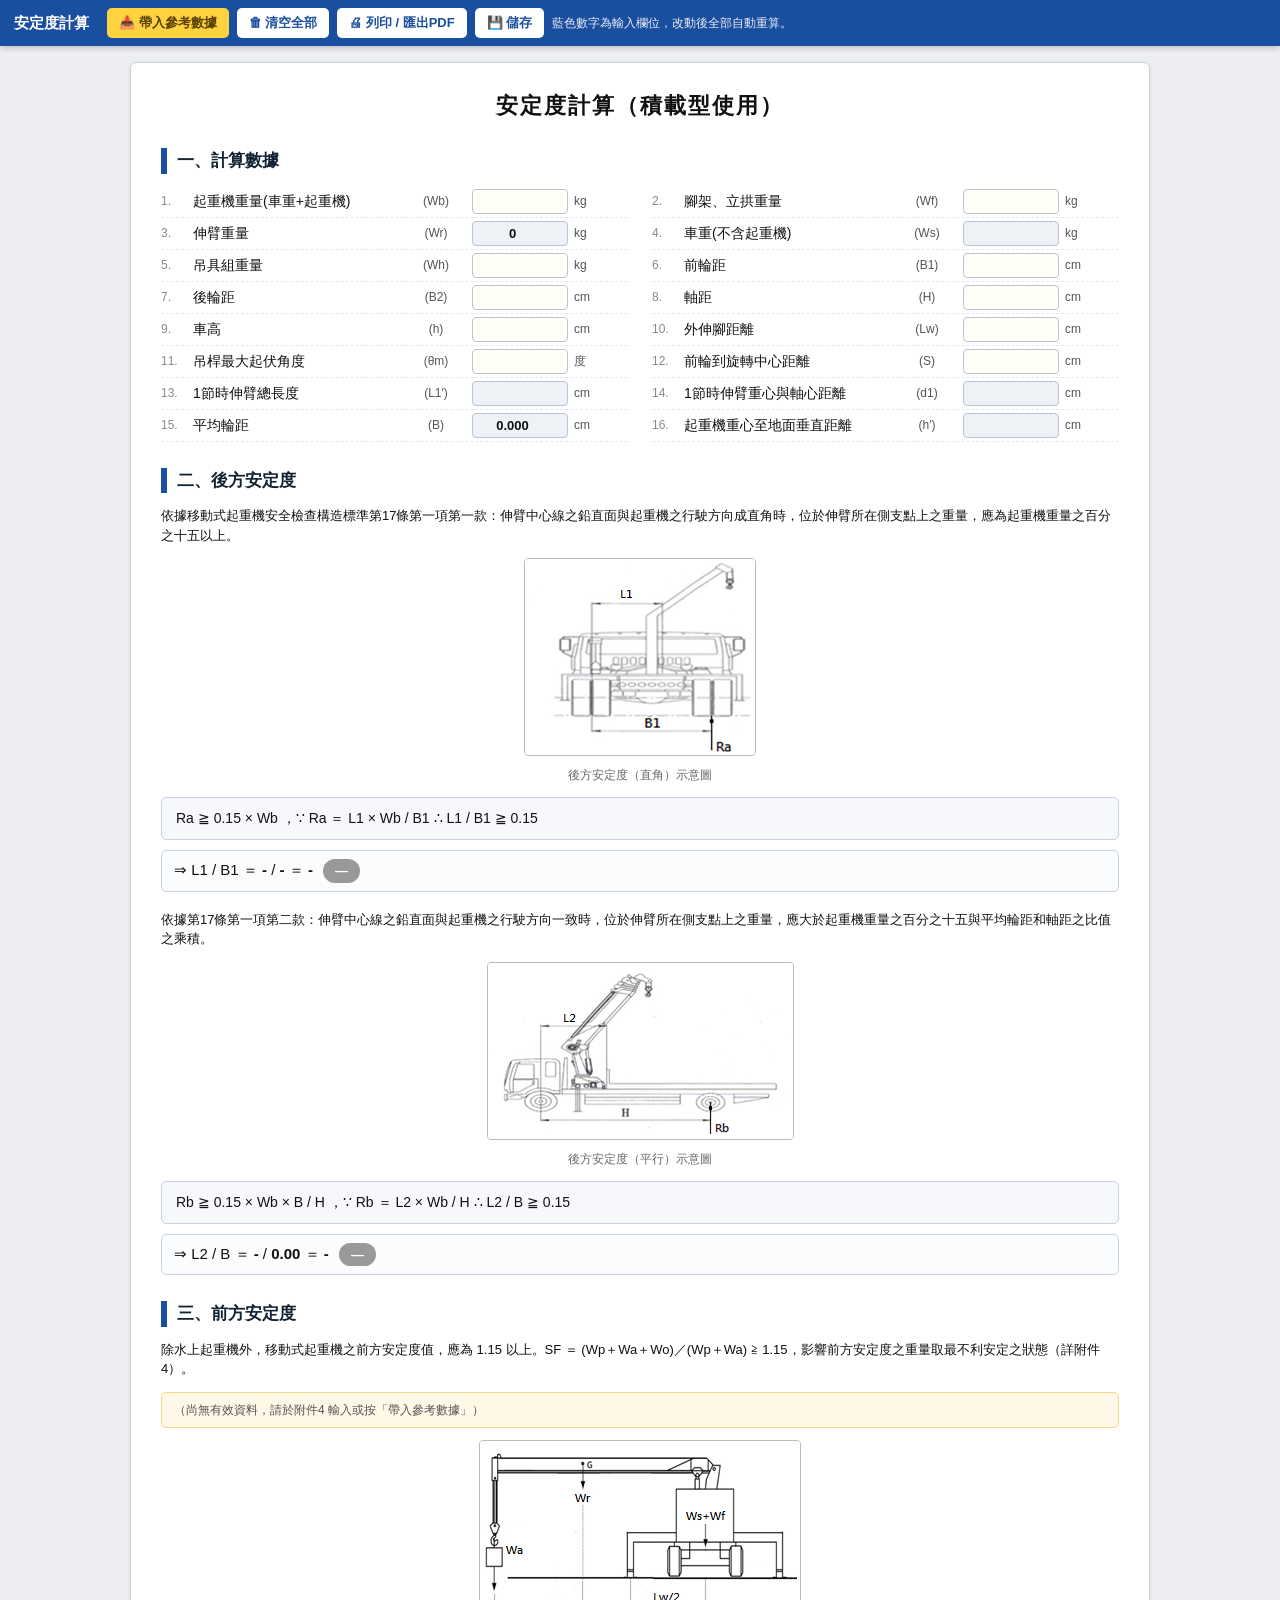
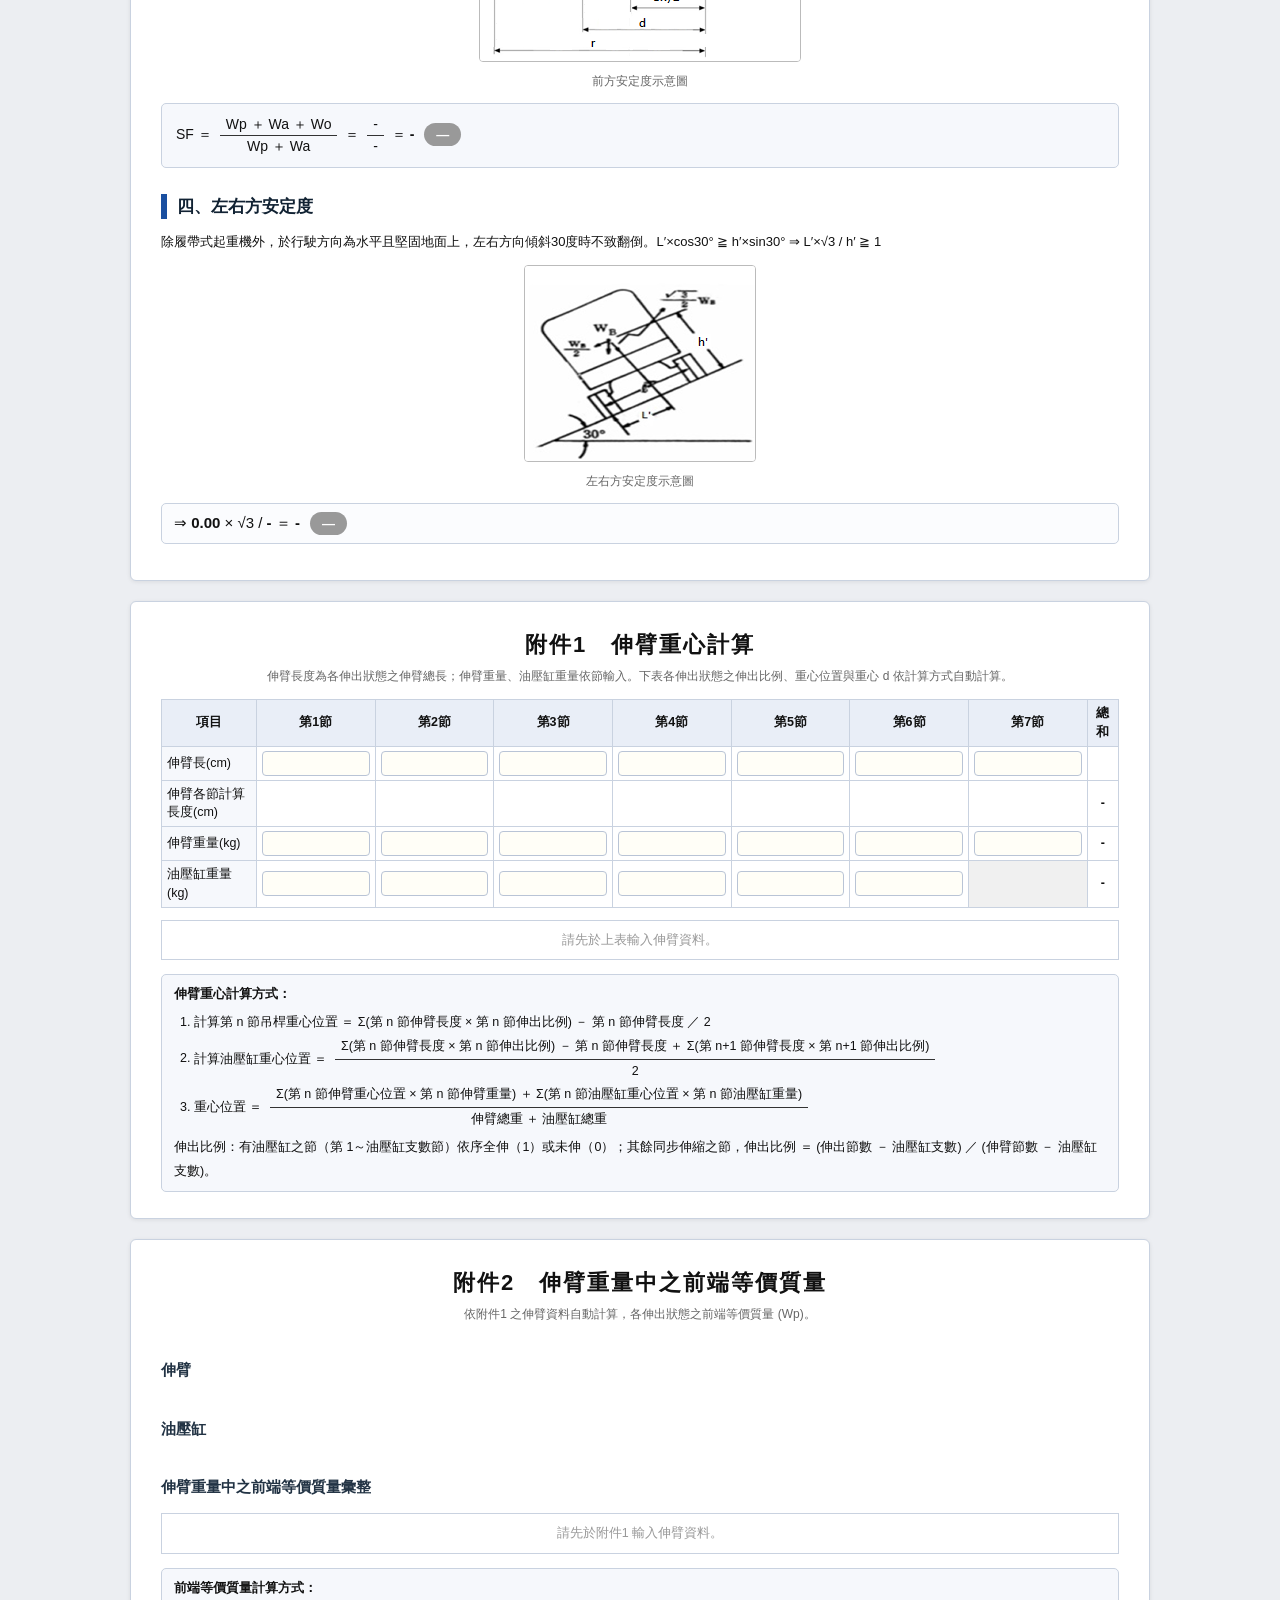
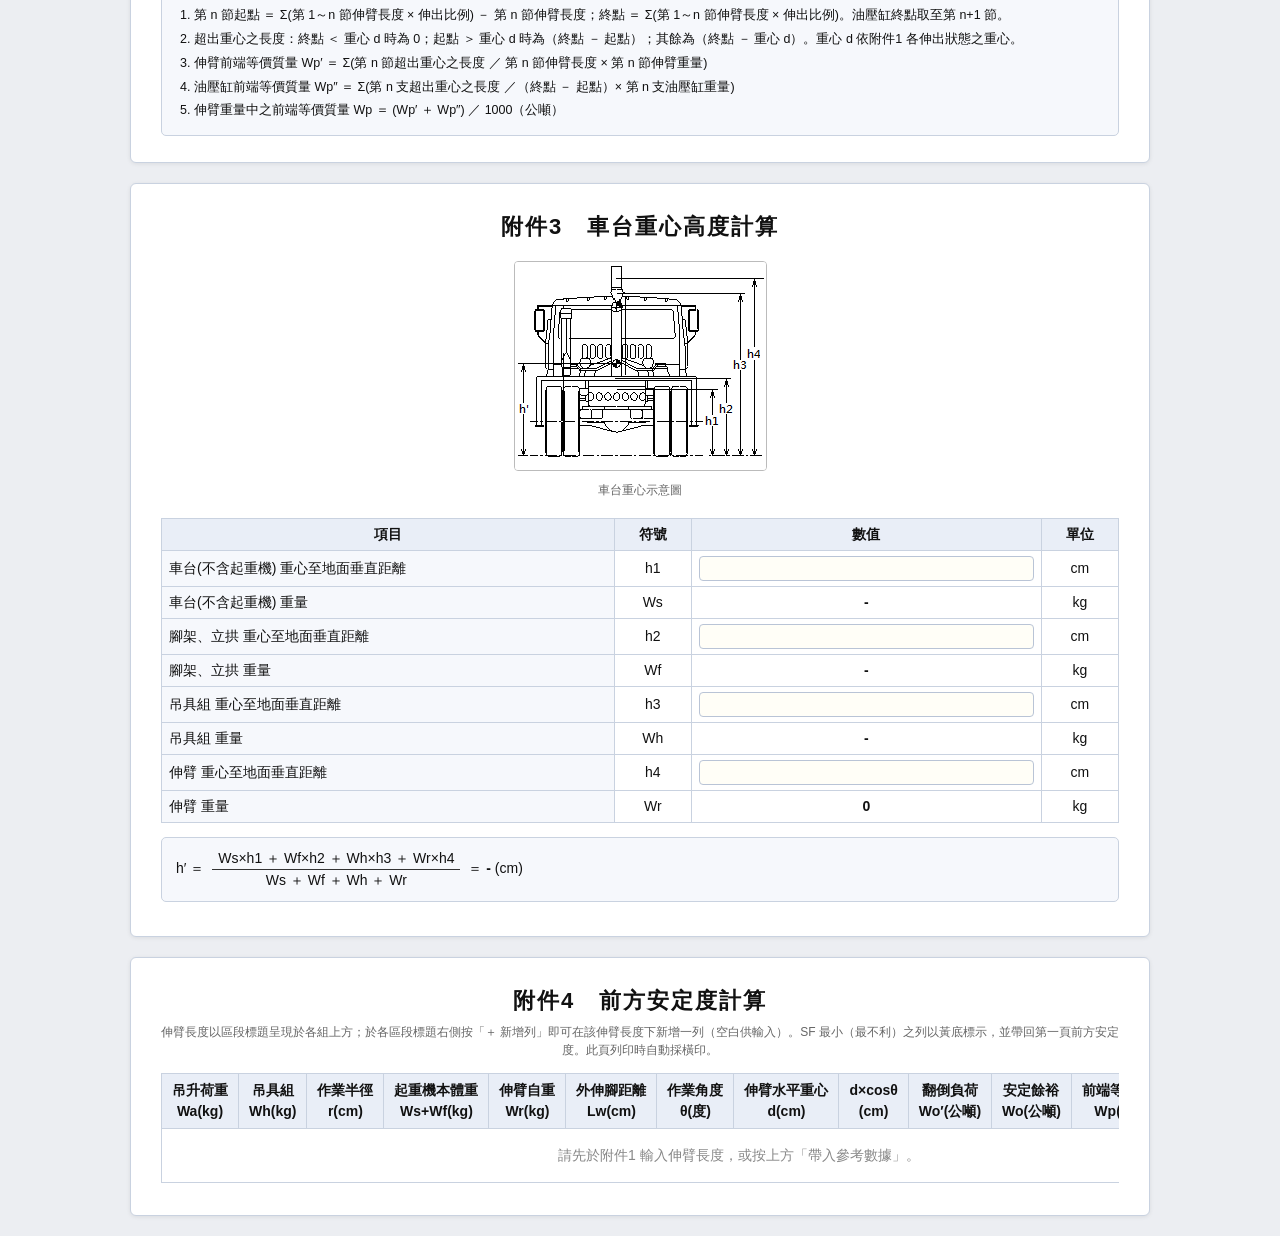
<file: 安定度/安定度計算.html>
<!DOCTYPE html>
<html lang="zh-Hant">
<head>
  <script src="../shared/case-bridge.js"></script>
<meta charset="UTF-8">
<meta name="viewport" content="width=device-width, initial-scale=1.0">
<title>安定度計算（積載型使用）</title>
<style>
  :root{
    --blue:#0033cc; --hd:#e9eef7; --accent:#1a4fa0;
    --ok:#0a7d28; --ng:#c0261b; --soft:#f6f8fc; --border:#c9d2e0;
  }
  *{box-sizing:border-box;}
  body{font-family:"Microsoft JhengHei","PMingLiU","Segoe UI",sans-serif;
    margin:0;color:#111;background:#eceef2;font-size:14px;line-height:1.5;}
  .toolbar{position:sticky;top:0;z-index:50;background:#1a4fa0;color:#fff;
    padding:8px 14px;display:flex;gap:8px;flex-wrap:wrap;align-items:center;
    box-shadow:0 2px 6px rgba(0,0,0,.2);}
  .toolbar b{font-size:15px;margin-right:10px;}
  .toolbar button{background:#fff;color:#1a4fa0;border:none;border-radius:5px;
    padding:6px 12px;font-size:13px;cursor:pointer;font-weight:bold;}
  .toolbar button:hover{background:#dbe6fb;}
  .toolbar button.primary{background:#ffd23f;color:#5a4300;}
  .toolbar .hint{font-size:12px;opacity:.9;font-weight:normal;}
  .wrap{max-width:1040px;margin:16px auto;padding:0 10px;}
  .page{background:#fff;border:1px solid var(--border);border-radius:6px;
    padding:26px 30px;margin-bottom:20px;box-shadow:0 1px 4px rgba(0,0,0,.08);}
  h1{font-size:22px;text-align:center;margin:0 0 18px;letter-spacing:2px;}
  h2{font-size:17px;border-left:6px solid var(--accent);padding-left:10px;
    margin:26px 0 12px;color:#123;}
  h3{font-size:15px;margin:16px 0 8px;color:#234;}
  .sub{color:#666;font-size:12px;text-align:center;margin-top:-12px;margin-bottom:8px;}
  table{border-collapse:collapse;width:100%;margin:6px 0;}
  th,td{border:1px solid var(--border);padding:5px 7px;text-align:center;}
  th{background:var(--hd);font-weight:bold;}
  td.lbl{text-align:left;background:var(--soft);}
  input[type=number]{width:100%;border:1px solid #b9c4d6;border-radius:4px;
    padding:4px 5px;font-size:13px;text-align:center;color:var(--blue);font-weight:bold;
    background:#fffef7;font-family:inherit;}
  input:focus{outline:2px solid #7fa8e8;}
  .out{color:#111;font-weight:bold;}
  table.a1tbl td, table.a1tbl th{padding:4px 5px;font-size:12.5px;}
  table.a1tbl td.grp{background:#eef3fb;font-weight:bold;}
  table.a1tbl td.dcell{background:#fff8e1;}
  table.a1tbl td.na{background:#f0f0f0;}
  .a1method{font-size:12.5px;line-height:1.9;margin-top:8px;border:1px solid var(--border);border-radius:5px;padding:8px 12px;background:var(--soft);}
  .a1method ol{margin:4px 0 4px 20px;padding:0;}
  .a1method p{margin:4px 0 0;}
  .a1method .frac{display:inline-block;text-align:center;vertical-align:middle;margin:0 4px;}
  .a1method .frac .n{border-bottom:1.5px solid #333;padding:0 6px;display:block;}
  .a1method .frac .d{padding:0 6px;display:block;}
  .params{display:grid;grid-template-columns:1fr 1fr;gap:0 24px;}
  @media(max-width:760px){.params{grid-template-columns:1fr;}}
  .prow{display:grid;grid-template-columns:26px 1fr 60px 96px 54px;gap:6px;
    align-items:center;padding:3px 0;border-bottom:1px dashed #e3e8f0;}
  .prow .no{color:#888;font-size:12px;}
  .prow .sym{color:#555;font-size:12px;text-align:center;}
  .prow .unit{color:#555;font-size:12px;}
  .prow.derived input{background:#eef1f5;color:#111;cursor:not-allowed;}
  .formula{background:var(--soft);border:1px solid var(--border);border-radius:5px;
    padding:10px 14px;margin:8px 0;font-size:14px;overflow-x:auto;}
  .formula .frac{display:inline-block;text-align:center;vertical-align:middle;margin:0 4px;}
  .formula .frac .n{border-bottom:1.5px solid #333;padding:0 6px;display:block;}
  .formula .frac .d{padding:0 6px;display:block;}
  .badge{display:inline-block;padding:2px 12px;border-radius:14px;font-weight:bold;
    color:#fff;font-size:13px;margin-left:6px;}
  .badge.ok{background:var(--ok);} .badge.ng{background:var(--ng);} .badge.na{background:#999;}
  .resultline{font-size:15px;margin:10px 0;padding:8px 12px;background:#fbfcfe;
    border:1px solid var(--border);border-radius:5px;}
  .imgslot{margin:12px 0;text-align:center;}
  .imgslot figure{margin:0;display:inline-block;max-width:100%;}
  .imgslot img{max-width:100%;border:1px solid #bbb;border-radius:4px;background:#fff;min-height:60px;}
  .imgslot figcaption{font-size:12px;color:#666;margin-top:4px;}
  .note{font-size:12px;color:#555;background:#fff8e6;border:1px solid #f0d98a;
    border-radius:5px;padding:8px 12px;margin:10px 0;}
  /* ---- 附件4 ---- */
  #a4Table th,#a4Table td{white-space:nowrap;padding:6px 10px;}
  #a4Table input[type=number]{width:84px;}
  #a4Table tr.sec .secheader{text-align:left;background:#dfe8f6;font-size:15px;
    border-top:2px solid #1a4fa0;padding:8px 12px;}
  #a4Table tr.sec .secheader b{font-size:17px;color:#1a4fa0;margin:0 4px;}
  .btn-add-sm{background:var(--ok);color:#fff;border:none;border-radius:5px;
    padding:4px 12px;font-size:13px;font-weight:bold;cursor:pointer;margin-left:14px;}
  .btn-add-sm:hover{filter:brightness(1.1);}
  .del{color:var(--ng);cursor:pointer;font-weight:bold;border:1px solid #e2b3af;
    background:#fdeceb;border-radius:4px;padding:2px 8px;}
  tr.worst td{background:#fff3cd !important;font-weight:bold;}
  tr.norisk td.out{color:#888;}
  .tbl-scroll{overflow-x:auto;}
  @page{size:A4 portrait;margin:10mm;}
  @page a4land{size:A4 landscape;margin:8mm;}
  @media print{
    body{background:#fff;font-size:12px;}
    .toolbar,.no-print{display:none !important;}
    .page{box-shadow:none;border:none;page-break-after:always;padding:0;}
    .wrap{margin:0;max-width:none;}
    #page-a4{page:a4land;}
    input[type=number]{border:none;background:none !important;color:#000;
      -webkit-appearance:none;appearance:none;}
    .prow.derived input{background:none;}
  }
</style>
</head>
<body>
<div class="toolbar no-print">
  <b>安定度計算</b>
  <button class="primary" onclick="applyState(REFERENCE_STATE)">📥 帶入參考數據</button>
  <button onclick="clearAll()">🗑 清空全部</button>
  <button onclick="window.print()">🖨 列印 / 匯出PDF</button>
  <button onclick="saveLocal()">💾 儲存</button>
  <span class="hint">藍色數字為輸入欄位，改動後全部自動重算。</span>
</div>
<div class="wrap">

<!-- ===================== PAGE 1 : 主計算 ===================== -->
<div class="page" id="page-main">
  <h1>安定度計算（積載型使用）</h1>

  <h2>一、計算數據</h2>
  <div class="params" id="paramGrid"></div>

  <h2>二、後方安定度</h2>
  <p style="font-size:13px">依據移動式起重機安全檢查構造標準第17條第一項第一款：伸臂中心線之鉛直面與起重機之行駛方向成直角時，位於伸臂所在側支點上之重量，應為起重機重量之百分之十五以上。</p>
  <div class="imgslot"><figure><img src="rear_perpendicular.png" alt="後方安定度(直角)示意圖"><figcaption>後方安定度（直角）示意圖</figcaption></figure></div>
  <div class="formula">Ra ≧ 0.15 × Wb ，∵ Ra ＝ L1 × Wb / B1 ∴ L1 / B1 ≧ 0.15</div>
  <div class="resultline">⇒ L1 / B1 ＝ <span class="out" id="r_L1">-</span> / <span class="out" id="r_B1">-</span> ＝ <span class="out" id="r_L1B1">-</span> <span id="b_back1" class="badge na">-</span></div>

  <p style="font-size:13px;margin-top:18px">依據第17條第一項第二款：伸臂中心線之鉛直面與起重機之行駛方向一致時，位於伸臂所在側支點上之重量，應大於起重機重量之百分之十五與平均輪距和軸距之比值之乘積。</p>
  <div class="imgslot"><figure><img src="rear_parallel.png" alt="後方安定度(平行)示意圖"><figcaption>後方安定度（平行）示意圖</figcaption></figure></div>
  <div class="formula">Rb ≧ 0.15 × Wb × B / H ，∵ Rb ＝ L2 × Wb / H ∴ L2 / B ≧ 0.15</div>
  <div class="resultline">⇒ L2 / B ＝ <span class="out" id="r_L2">-</span> / <span class="out" id="r_B">-</span> ＝ <span class="out" id="r_L2B">-</span> <span id="b_back2" class="badge na">-</span></div>

  <h2>三、前方安定度</h2>
  <p style="font-size:13px">除水上起重機外，移動式起重機之前方安定度值，應為 1.15 以上。SF ＝ (Wp＋Wa＋Wo)／(Wp＋Wa) ≧ 1.15，影響前方安定度之重量取最不利安定之狀態（詳附件4）。</p>
  <div class="note" id="worstNote">-</div>
  <div class="imgslot"><figure><img src="front.png" alt="前方安定度示意圖"><figcaption>前方安定度示意圖</figcaption></figure></div>
  <div class="formula">
    SF ＝
    <span class="frac"><span class="n">Wp ＋ Wa ＋ Wo</span><span class="d">Wp ＋ Wa</span></span>
    ＝
    <span class="frac"><span class="n" id="f_num">-</span><span class="d" id="f_den">-</span></span>
    ＝ <span class="out" id="r_SF">-</span> <span id="b_front" class="badge na">-</span>
  </div>

  <h2>四、左右方安定度</h2>
  <p style="font-size:13px">除履帶式起重機外，於行駛方向為水平且堅固地面上，左右方向傾斜30度時不致翻倒。L′×cos30° ≧ h′×sin30° ⇒ L′×√3 / h′ ≧ 1</p>
  <div class="imgslot"><figure><img src="side.png" alt="左右方安定度示意圖"><figcaption>左右方安定度示意圖</figcaption></figure></div>
  <div class="resultline">⇒ <span class="out" id="r_Lp">-</span> × √3 / <span class="out" id="r_hp">-</span> ＝ <span class="out" id="r_side">-</span> <span id="b_side" class="badge na">-</span></div>
</div>

<!-- ===================== PAGE 2 : 附件1 ===================== -->
<div class="page" id="page-a1">
  <h1>附件1　伸臂重心計算</h1>
  <p class="sub">伸臂長度為各伸出狀態之伸臂總長；伸臂重量、油壓缸重量依節輸入。下表各伸出狀態之伸出比例、重心位置與重心 d 依計算方式自動計算。</p>
  <div class="tbl-scroll"><table id="boomTable" class="a1tbl"></table></div>
  <div class="tbl-scroll"><table id="dTable" class="a1tbl"></table></div>
  <div class="a1method">
    <b>伸臂重心計算方式：</b>
    <ol>
      <li>計算第 n 節吊桿重心位置 ＝ Σ(第 n 節伸臂長度 × 第 n 節伸出比例) － 第 n 節伸臂長度 ／ 2</li>
      <li>計算油壓缸重心位置 ＝
        <span class="frac"><span class="n">Σ(第 n 節伸臂長度 × 第 n 節伸出比例) － 第 n 節伸臂長度 ＋ Σ(第 n+1 節伸臂長度 × 第 n+1 節伸出比例)</span><span class="d">2</span></span></li>
      <li>重心位置 ＝
        <span class="frac"><span class="n">Σ(第 n 節伸臂重心位置 × 第 n 節伸臂重量) ＋ Σ(第 n 節油壓缸重心位置 × 第 n 節油壓缸重量)</span><span class="d">伸臂總重 ＋ 油壓缸總重</span></span></li>
    </ol>
    <p>伸出比例：有油壓缸之節（第 1～油壓缸支數節）依序全伸（1）或未伸（0）；其餘同步伸縮之節，伸出比例 ＝ (伸出節數 － 油壓缸支數) ／ (伸臂節數 － 油壓缸支數)。</p>
  </div>
</div>

<!-- ===================== PAGE 3 : 附件2 ===================== -->
<div class="page" id="page-a2">
  <h1>附件2　伸臂重量中之前端等價質量</h1>
  <p class="sub">依附件1 之伸臂資料自動計算，各伸出狀態之前端等價質量 (Wp)。</p>
  <div class="tbl-scroll"><table id="a2W" class="a1tbl"></table></div>
  <h3>伸臂</h3>
  <div class="tbl-scroll"><table id="a2Seg" class="a1tbl"></table></div>
  <h3>油壓缸</h3>
  <div class="tbl-scroll"><table id="a2Cyl" class="a1tbl"></table></div>
  <h3>伸臂重量中之前端等價質量彙整</h3>
  <div class="tbl-scroll"><table id="a2Table" class="a1tbl"></table></div>
  <div class="a1method">
    <b>前端等價質量計算方式：</b>
    <ol>
      <li>第 n 節起點 ＝ Σ(第 1～n 節伸臂長度 × 伸出比例) － 第 n 節伸臂長度；終點 ＝ Σ(第 1～n 節伸臂長度 × 伸出比例)。油壓缸終點取至第 n+1 節。</li>
      <li>超出重心之長度：終點 ＜ 重心 d 時為 0；起點 ＞ 重心 d 時為（終點 － 起點）；其餘為（終點 － 重心 d）。重心 d 依附件1 各伸出狀態之重心。</li>
      <li>伸臂前端等價質量 Wp′ ＝ Σ(第 n 節超出重心之長度 ／ 第 n 節伸臂長度 × 第 n 節伸臂重量)</li>
      <li>油壓缸前端等價質量 Wp″ ＝ Σ(第 n 支超出重心之長度 ／（終點 － 起點）× 第 n 支油壓缸重量)</li>
      <li>伸臂重量中之前端等價質量 Wp ＝ (Wp′ ＋ Wp″) ／ 1000（公噸）</li>
    </ol>
  </div>
</div>

<!-- ===================== PAGE 4 : 附件3 ===================== -->
<div class="page" id="page-a3">
  <h1>附件3　車台重心高度計算</h1>
  <div class="imgslot"><figure><img src="chassis.png" alt="車台重心示意圖"><figcaption>車台重心示意圖</figcaption></figure></div>
  <div class="tbl-scroll"><table id="a3Table"></table></div>
  <div class="formula">
    h′ ＝
    <span class="frac"><span class="n">Ws×h1 ＋ Wf×h2 ＋ Wh×h3 ＋ Wr×h4</span><span class="d">Ws ＋ Wf ＋ Wh ＋ Wr</span></span>
    ＝ <span class="out" id="r_hprime">-</span> (cm)
  </div>
</div>

<!-- ===================== PAGE 5 : 附件4 ===================== -->
<div class="page" id="page-a4">
  <h1>附件4　前方安定度計算</h1>
  <p class="sub">伸臂長度以區段標題呈現於各組上方；於各區段標題右側按「＋ 新增列」即可在該伸臂長度下新增一列（空白供輸入）。SF 最小（最不利）之列以黃底標示，並帶回第一頁前方安定度。此頁列印時自動採橫印。</p>
  <div class="tbl-scroll"><table id="a4Table"></table></div>
</div>

</div>

<script>
/* =================== 參考數據 =================== */
const REFERENCE_STATE = {
  params:{ Wb:8420, Wf:1187, Wh:30, B1:178.5, B2:166.5, H:487, h:340, Lw:480, thetaM:78, S:70,
           h1:92, h2:130.7, h3:261.7, h4:325.2 },
  boom:{ lengths:[393,633,872,1105,1338,1571], segW:[278,165,136,112,98,85], cylW:[57,48,20] },
  rows:[[393,3030,270],[393,3030,300],[393,3030,360],[633,3030,270],[633,3030,300],[633,3030,390],[633,2430,450],[633,2130,500],[872,3030,270],[872,3030,300],[872,3030,400],[872,2430,450],[872,2130,500],[872,1880,550],[872,1630,600],[872,1330,700],[872,1030,848],[1105,2030,400],[1105,2030,450],[1105,1830,500],[1105,1650,550],[1105,1480,600],[1105,1230,700],[1105,1030,800],[1105,880,900],[1105,780,1000],[1105,730,1081],[1338,1330,450],[1338,1330,500],[1338,1200,550],[1338,1100,600],[1338,950,700],[1338,830,800],[1338,730,900],[1338,650,1000],[1338,600,1100],[1338,550,1200],[1338,500,1314],[1571,530,600],[1571,430,700],[1571,380,800],[1571,380,900],[1571,330,1000],[1571,330,1100],[1571,280,1200],[1571,280,1300],[1571,250,1400],[1571,230,1547]].map(r=>({L:r[0],Wa:r[1],r:r[2]}))
};
const EMPTY_STATE = {
  params:{ Wb:'',Wf:'',Wh:'',B1:'',B2:'',H:'',h:'',Lw:'',thetaM:'',S:'',h1:'',h2:'',h3:'',h4:'' },
  boom:{ lengths:[], segW:[], cylW:[] },
  rows:[]
};

/* 主要參數欄位定義 (中文名, 符號, 單位, key, 可輸入?) */
const PARAM_DEFS = [
  ['起重機重量(車重+起重機)','Wb','kg','Wb',true],
  ['腳架、立拱重量','Wf','kg','Wf',true],
  ['伸臂重量','Wr','kg','Wr',false],
  ['車重(不含起重機)','Ws','kg','Ws',false],
  ['吊具組重量','Wh','kg','Wh',true],
  ['前輪距','B1','cm','B1',true],
  ['後輪距','B2','cm','B2',true],
  ['軸距','H','cm','H',true],
  ['車高','h','cm','h',true],
  ['外伸腳距離','Lw','cm','Lw',true],
  ['吊桿最大起伏角度','θm','度','thetaM',true],
  ['前輪到旋轉中心距離','S','cm','S',true],
  ['1節時伸臂總長度','L1′','cm','L1p',false],
  ['1節時伸臂重心與軸心距離','d1','cm','d1',false],
  ['平均輪距','B','cm','Bavg',false],
  ['起重機重心至地面垂直距離','h′','cm','hprime',false]
];
const A3_DEFS = [
  ['車台(不含起重機) 重心至地面垂直距離','h1','cm','h1',true],
  ['車台(不含起重機) 重量','Ws','kg','Ws',false],
  ['腳架、立拱 重心至地面垂直距離','h2','cm','h2',true],
  ['腳架、立拱 重量','Wf','kg','Wf',false],
  ['吊具組 重心至地面垂直距離','h3','cm','h3',true],
  ['吊具組 重量','Wh','kg','Wh',false],
  ['伸臂 重心至地面垂直距離','h4','cm','h4',true],
  ['伸臂 重量','Wr','kg','Wr',false]
];

const LSK='安定度計算_state_v2';
let state = load() || clone(EMPTY_STATE);
function clone(o){return JSON.parse(JSON.stringify(o));}
const rad = d=>d*Math.PI/180;
function parseNum(x){ if(x===''||x==null) return null; const n=Number(x); return isNaN(n)?null:n; }
function fmt(v,n=2){ if(typeof v==='string') return v; if(typeof v==='number'&&isFinite(v)) return v.toFixed(n); return '-'; }
function setTxt(id,v){const e=document.getElementById(id); if(e)e.textContent=v;}
function badge(id,val,thr,tOk,tNg){const el=document.getElementById(id);if(!el)return;
  if(typeof val!=='number'||!isFinite(val)){el.className='badge na';el.textContent='—';return;}
  const ok=val>=thr; el.className='badge '+(ok?'ok':'ng'); el.textContent=ok?tOk:tNg;}

/* =================== 計算引擎 (已對照 Excel 驗證) =================== */
function engine(){
  const P=state.params, B=state.boom;
  const lengths=(B.lengths||[]).filter(x=>x!==''&&x!=null&&!isNaN(x)).map(Number);
  const segW=(B.segW||[]).slice(0,lengths.length).map(x=>Number(x)||0);
  const cylW=(B.cylW||[]).filter(x=>x!==''&&x!=null&&!isNaN(x)).map(Number);
  const numSeg=lengths.length, numCyl=cylW.length;
  const calcLen=lengths.map((v,i)=> i===0? v : v-lengths[i-1]);
  const sumSegW=segW.reduce((a,b)=>a+b,0), sumCylW=cylW.reduce((a,b)=>a+b,0);
  const Wr=sumSegW+sumCylW;
  const pn=k=>parseNum(P[k]);
  const Ws=(pn('Wb')??NaN)-(pn('Wf')??NaN)-Wr-(pn('Wh')??NaN);
  function ratio(c,D){ let base = c<=numCyl ? (c>D?0:1) : (D-numCyl)/(numSeg-numCyl); return base<=0?0:base; }
  function cumFor(D){ const cum=[]; let s=0; for(let j=1;j<=numSeg;j++){ s+=calcLen[j-1]*ratio(j,D); cum[j]=s;} cum[numSeg+1]=cum[numSeg]; return cum; }
  function d_of(D){ if(D<1||D>numSeg) return NaN; const cum=cumFor(D); let num=0;
    for(let j=1;j<=numSeg;j++){ num+=(cum[j]-calcLen[j-1]/2)*segW[j-1]; }
    for(let j=1;j<=numCyl;j++){ num+=((cum[j]-calcLen[j-1]+cum[j+1])/2)*cylW[j-1]; }
    return num/(sumSegW+sumCylW); }
  function equiv(D){ if(D<1||D>numSeg) return {wp1:NaN,wp2:NaN}; const cum=cumFor(D), dD=d_of(D); let wp1=0,wp2=0;
    for(let j=1;j<=numSeg;j++){ const end=cum[j],start=cum[j]-calcLen[j-1];
      const oh= end>=dD ? (start>dD? end-start : end-dD):0; wp1+=oh/calcLen[j-1]*segW[j-1]; }
    for(let j=1;j<=numCyl;j++){ const start=cum[j]-calcLen[j-1],end=cum[j+1];
      const oh= end>=dD ? (start>dD? end-start : end-dD):0; wp2+= (end-start)? oh/(end-start)*cylW[j-1]:0; }
    return {wp1,wp2}; }
  const idxOf = L => lengths.indexOf(Number(L))+1;
  return {P,pn,lengths,segW,cylW,numSeg,numCyl,calcLen,Wr,Ws,d_of,equiv,idxOf,ratio,cumFor};
}
function rowCalc(E,row){
  const L=Number(row.L), D=E.idxOf(L); const res={};
  if(D<1){res.err=1; return res;}
  res.d=E.d_of(D); const eq=E.equiv(D); res.O=(eq.wp1+eq.wp2)/1000;
  const rNum=parseNum(row.r), WaNum=parseNum(row.Wa);
  if(rNum==null) return res;
  if(rNum>L){ res.theta='角度異常'; return res; }
  res.theta=Math.acos(rNum/L)*180/Math.PI;
  res.dcos=res.d*Math.cos(rad(res.theta));
  const C=E.pn('Wh'), Ecol=E.Ws+E.pn('Wf'), F=E.Wr, G=E.pn('Lw');
  const den=rNum-G/2;
  // 作業半徑在外伸撐座支點以內：無前方翻倒之虞
  if(den<=0){ res.K='無翻倒之虞'; res.norisk=true; return res; }
  const Ko=(Ecol*G/2 - C*(G/2) - F*res.dcos)/den/1000;
  if(!isFinite(Ko)) return res;
  // Ko<0：伸臂自重力矩已大於車體穩定力矩（空載即翻倒），照常計算 SF 以顯示不合格
  if(Ko<0) res.unstable=true;
  res.K=Ko;
  if(WaNum==null) return res;
  res.Wo=Ko-(WaNum-C)/1000;
  res.SF=(res.Wo+res.O+WaNum/1000)/(res.O+WaNum/1000);
  return res;
}

/* =================== 計算彙整 =================== */
function computeContext(){
  const E=engine(), pn=E.pn;
  const cosTm=Math.cos(rad(pn('thetaM')));
  const d1=E.d_of(1), L1p=E.lengths[0], Bavg=(pn('B1')+pn('B2'))/2;
  const L1=((E.Ws+pn('Wf'))*pn('B1')/2 + E.Wr*(d1*cosTm+pn('B1')/2) + pn('Wh')*(L1p*cosTm+pn('B1')/2))/pn('Wb');
  const L2=((E.Ws*pn('H')/3)+pn('Wf')*pn('S')+E.Wr*(d1*cosTm+pn('S'))+pn('Wh')*(L1p*cosTm+pn('S')))/pn('Wb');
  const hprime=(E.Ws*pn('h1')+pn('Wf')*pn('h2')+pn('Wh')*pn('h3')+E.Wr*pn('h4'))/(E.Ws+pn('Wf')+pn('Wh')+E.Wr);
  const Lprime=Bavg/2;
  const derived={Wr:E.Wr,Ws:E.Ws,L1p:L1p,d1:d1,Bavg:Bavg,hprime:hprime};
  let worst=null,worstIdx=-1,worstSF=Infinity;
  state.rows.forEach((row,i)=>{const c=rowCalc(E,row); if(c.SF!=null&&isFinite(c.SF)&&c.SF<worstSF){worstSF=c.SF;worstIdx=i;worst={...c,row};}});
  return {E,pn,L1,L2,hprime,Lprime,Bavg,derived,worst,worstIdx};
}

/* =================== refresh：只更新輸出，不重建輸入欄位 =================== */
function refresh(){
  const ctx=computeContext();
  paintMain(ctx); paintBoom(ctx); paintA3(ctx); paintA4(ctx);
  save();
}

function paintMain(ctx){
  const {pn,L1,L2,hprime,Lprime,Bavg,derived,worst}=ctx;
  PARAM_DEFS.forEach(def=>{ if(!def[4]){ const el=document.getElementById('pin_'+def[3]);
     if(el && el!==document.activeElement) el.value = fmt(derived[def[3]], def[2]==='kg'?0:3); } });
  setTxt('r_L1',fmt(L1,4)); setTxt('r_B1',fmt(pn('B1'),1)); setTxt('r_L1B1',fmt(L1/pn('B1'),4));
  badge('b_back1', L1/pn('B1'), 0.15, '≧ 0.15  OK！','＜ 0.15  不符規定！');
  setTxt('r_L2',fmt(L2,4)); setTxt('r_B',fmt(Bavg,2)); setTxt('r_L2B',fmt(L2/Bavg,4));
  badge('b_back2', L2/Bavg, 0.15, '≧ 0.15  OK！','＜ 0.15  不符規定！');
  setTxt('r_Lp',fmt(Lprime,2)); setTxt('r_hp',fmt(hprime,3)); setTxt('r_side',fmt(Lprime*Math.sqrt(3)/hprime,4));
  badge('b_side', Lprime*Math.sqrt(3)/hprime, 1, '≧ 1  OK！','＜ 1  不符規定！');
  setTxt('r_hprime',fmt(hprime,3));
  if(worst){
    const Wp=worst.O, Wa=Number(worst.row.Wa)/1000, Wo=worst.Wo;
    setTxt('worstNote','本機具最不利位置為：伸臂長度 '+worst.row.L+' cm、作業半徑 '+worst.row.r+' cm、吊升荷重 '+worst.row.Wa+' kg（詳附件4）');
    setTxt('f_num',fmt(Wp,3)+' ＋ '+fmt(Wa,3)+' ＋ '+fmt(Wo,3));
    setTxt('f_den',fmt(Wp,3)+' ＋ '+fmt(Wa,3));
    // 與 Excel 主頁相同：分子之 Wp、Wo 四捨五入至小數 3 位，分母採未四捨五入之 Wp
    const r3=v=>Math.round(v*1000)/1000, SFm=(r3(Wp)+Wa+r3(Wo))/(Wp+Wa);
    setTxt('r_SF',fmt(SFm,4));
    badge('b_front', SFm, 1.15, '≧ 1.15  OK！','＜ 1.15  不符規定！');
  } else { setTxt('worstNote','（尚無有效資料，請於附件4 輸入或按「帶入參考數據」）');
           setTxt('r_SF','-'); setTxt('f_num','-'); setTxt('f_den','-'); badge('b_front',NaN,1.15); }
}

/* =================== 參數輸入區（建立一次） =================== */
function buildParams(){
  const g=document.getElementById('paramGrid'); g.innerHTML='';
  PARAM_DEFS.forEach((def,i)=>{
    const [name,sym,unit,key,edit]=def;
    const row=document.createElement('div'); row.className='prow'+(edit?'':' derived');
    row.innerHTML=`<span class="no">${i+1}.</span><span>${name}</span>
      <span class="sym">(${sym})</span>
      <input type="number" step="any" id="pin_${key}" ${edit?'':'readonly'}>
      <span class="unit">${unit}</span>`;
    g.appendChild(row);
    const inp=row.querySelector('input');
    if(edit){ inp.value=state.params[key]==null?'':state.params[key];
      inp.addEventListener('input',()=>{ state.params[key]= inp.value===''?'':parseFloat(inp.value); refresh(); }); }
  });
}

/* =================== 附件1 伸臂輸入表（建立一次） =================== */
function buildBoom(){
  const B=state.boom, n=7;
  const head=['項目'].concat(Array.from({length:n},(_,i)=>'第'+(i+1)+'節')).concat(['總和']);
  let html='<tr>'+head.map(h=>'<th>'+h+'</th>').join('')+'</tr>';
  const mkrow=(label,key,max)=>{ const arr=B[key]||[]; let r='<tr><td class="lbl">'+label+'</td>';
    for(let i=0;i<n;i++){ if(i<max){ const v=(arr[i]==null?'':arr[i]); r+='<td><input type="number" step="any" data-bk="'+key+'" data-bi="'+i+'" value="'+v+'"></td>'; } else r+='<td class="na"></td>'; }
    r+='<td class="out" id="bsum_'+key+'">-</td></tr>'; return r; };
  html+=mkrow('伸臂長(cm)','lengths',7);
  html+='<tr><td class="lbl">伸臂各節計算長度(cm)</td>'+Array.from({length:n},(_,i)=>'<td class="out" id="clen_'+i+'"></td>').join('')+'<td class="out" id="bsum_clen">-</td></tr>';
  html+=mkrow('伸臂重量(kg)','segW',7);
  html+=mkrow('油壓缸重量(kg)','cylW',6);
  const t=document.getElementById('boomTable'); t.innerHTML=html;
  t.querySelectorAll('input').forEach(inp=>inp.addEventListener('input',()=>{
    const k=inp.dataset.bk,i=+inp.dataset.bi; if(!state.boom[k])state.boom[k]=[];
    state.boom[k][i]= inp.value===''?'':parseFloat(inp.value);
    buildA4();      // 節數/長度可能改變 → 重建附件4 結構（焦點在此表不受影響）
    refresh();
  }));
}
function paintBoom(ctx){
  const E=ctx.E, num=k=>(state.boom[k]||[]).filter(x=>x!==''&&x!=null&&!isNaN(x)).map(Number);
  for(let i=0;i<7;i++) setTxt('clen_'+i, i<E.numSeg ? trim(E.calcLen[i],2) : '');
  setTxt('bsum_lengths', '');                                          // Excel：伸臂長度不加總
  setTxt('bsum_clen', E.numSeg ? E.numSeg+' 節' : '-');                 // Excel L4：節數
  const sw=num('segW'), cw=num('cylW');
  setTxt('bsum_segW', sw.length ? trim(sw.reduce((a,b)=>a+b,0),2) : '-');
  setTxt('bsum_cylW', cw.length ? trim(cw.reduce((a,b)=>a+b,0),2)+'（'+cw.length+' 支）' : '-');   // Excel L7、L8
  paintDTable(E); paintA2(E);
}
function trim(v,n){ if(typeof v!=='number'||!isFinite(v)) return ''; return String(Number(v.toFixed(n))); }
/* 附件1 明細：與 Excel「附件1 伸臂重心計算」相同，每個伸出狀態三列（伸出比例／伸臂重心位置／油壓缸重心位置）＋重心 d */
function paintDTable(E){
  const t=document.getElementById('dTable');
  if(!E.numSeg){ t.innerHTML='<tr><td style="color:#999;padding:10px">請先於上表輸入伸臂資料。</td></tr>'; return; }
  const n=7;
  let html='<tr><th>伸出狀態</th><th>項目</th>'+Array.from({length:n},(_,i)=>'<th>第'+(i+1)+'節</th>').join('')+'<th>重心位置</th></tr>';
  for(let D=1;D<=E.numSeg;D++){
    const cum=E.cumFor(D), cells=(fn,max)=>Array.from({length:n},(_,i)=>{ const j=i+1; return j<=max ? '<td>'+trim(fn(j),4)+'</td>' : '<td class="na"></td>'; }).join('');
    const dv=E.d_of(D);
    html+='<tr><td class="grp" rowspan="3">伸出 '+D+' 節<br><small>伸臂長 '+trim(E.lengths[D-1],2)+' cm</small></td><td class="lbl">伸出比例</td>'+cells(j=>E.ratio(j,D),E.numSeg)
        +'<td class="dcell" rowspan="3">'+D+'節重心(d'+D+')<br><span class="out">'+fmt(dv,3)+'</span> cm</td></tr>';
    html+='<tr><td class="lbl">伸臂重心位置</td>'+cells(j=>cum[j]-E.calcLen[j-1]/2,E.numSeg)+'</tr>';
    html+='<tr><td class="lbl">油壓缸重心位置</td>'+cells(j=>(cum[j]-E.calcLen[j-1]+cum[j+1])/2,E.numCyl)+'</tr>';
  }
  t.innerHTML=html;
}
function paintA2(E){
  const n=7, ids=['a2W','a2Seg','a2Cyl','a2Table'];
  if(!E.numSeg){ ids.forEach(id=>{ document.getElementById(id).innerHTML=''; }); document.getElementById('a2Table').innerHTML='<tr><td style="color:#999;padding:10px">請先於附件1 輸入伸臂資料。</td></tr>'; return; }
  const sum=a=>a.reduce((x,y)=>x+y,0), col=(max,fn)=>Array.from({length:n},(_,i)=>i<max?'<td>'+fn(i+1)+'</td>':'<td class="na"></td>').join('');
  // 重量（Excel 附件2 第 3～5 列）
  let h='<tr><th>項目</th>'+Array.from({length:n},(_,i)=>'<th>第'+(i+1)+'節</th>').join('')+'<th>總和</th></tr>';
  h+='<tr><td class="lbl">伸臂重量(kg)</td>'+col(E.numSeg,j=>trim(E.segW[j-1],2))+'<td class="out">'+trim(sum(E.segW),2)+'</td></tr>';
  h+='<tr><td class="lbl">油壓缸重量(kg)</td>'+col(E.numCyl,j=>trim(E.cylW[j-1],2))+'<td class="out">'+(E.numCyl?trim(sum(E.cylW),2):'-')+'</td></tr>';
  document.getElementById('a2W').innerHTML=h;
  const over=(s,e,d)=> e>=d ? (s>d ? e-s : e-d) : 0;
  // 伸臂（Excel 第 6～28 列）
  let hs='<tr><th>伸出狀態</th><th>項目</th>'+Array.from({length:n},(_,i)=>'<th>第'+(i+1)+'節</th>').join('')+'<th>伸臂重量中之前端等價質量</th></tr>';
  let hc='<tr><th>伸出狀態</th><th>項目</th>'+Array.from({length:6},(_,i)=>'<th>第'+(i+1)+'支</th>').join('')+'<th>油壓缸重量中之前端等價質量</th></tr>';
  for(let D=1;D<=E.numSeg;D++){
    const cum=E.cumFor(D), d=E.d_of(D), eq=E.equiv(D);
    const st=j=>cum[j]-E.calcLen[j-1], en=j=>cum[j], ce=j=>cum[j+1];
    hs+='<tr><td class="grp" rowspan="3">伸出 '+D+' 節<br><small>d'+D+' ＝ '+fmt(d,3)+' cm</small></td><td class="lbl">伸出'+D+'節時起點</td>'+col(E.numSeg,j=>trim(st(j),4))+'<td class="dcell" rowspan="3">'+D+'節時前端等價質量<br>Wp′ ＝ <span class="out">'+fmt(eq.wp1,3)+'</span> kg</td></tr>';
    hs+='<tr><td class="lbl">伸出'+D+'節時終點</td>'+col(E.numSeg,j=>trim(en(j),4))+'</tr>';
    hs+='<tr><td class="lbl">伸臂超出重心之長度</td>'+col(E.numSeg,j=>trim(over(st(j),en(j),d),4))+'</tr>';
    const c6=(fn)=>Array.from({length:6},(_,i)=>i<E.numCyl?'<td>'+fn(i+1)+'</td>':'<td class="na"></td>').join('');
    hc+='<tr><td class="grp" rowspan="3">伸出 '+D+' 節<br><small>d'+D+' ＝ '+fmt(d,3)+' cm</small></td><td class="lbl">伸出'+D+'節時起點</td>'+c6(j=>trim(st(j),4))+'<td class="dcell" rowspan="3">'+D+'節時前端等價質量<br>Wp″ ＝ <span class="out">'+fmt(eq.wp2,3)+'</span> kg</td></tr>';
    hc+='<tr><td class="lbl">伸出'+D+'節時終點</td>'+c6(j=>trim(ce(j),4))+'</tr>';
    hc+='<tr><td class="lbl">超出重心之長度</td>'+c6(j=>trim(over(st(j),ce(j),d),4))+'</tr>';
  }
  document.getElementById('a2Seg').innerHTML=hs;
  document.getElementById('a2Cyl').innerHTML=E.numCyl?hc:'<tr><td style="color:#999;padding:10px">未輸入油壓缸重量。</td></tr>';
  // 彙整
  let html='<tr><th>伸出狀態</th><th>伸臂長度(cm)</th><th>前端等價質量 Wp′ (kg)</th><th>油壓缸前端等價質量 Wp″ (kg)</th><th>伸臂重量中之前端等價質量 Wp (公噸)</th></tr>';
  for(let D=1;D<=E.numSeg;D++){ const q=E.equiv(D);
    html+='<tr><td>伸出 '+D+' 節</td><td>'+E.lengths[D-1]+'</td><td class="out">'+fmt(q.wp1,3)+'</td><td class="out">'+fmt(q.wp2,3)+'</td><td class="out">'+fmt((q.wp1+q.wp2)/1000,4)+'</td></tr>';
  }
  document.getElementById('a2Table').innerHTML=html;
}

/* =================== 附件3（建立一次） =================== */
function buildA3(){
  let html='<tr><th>項目</th><th>符號</th><th>數值</th><th>單位</th></tr>';
  A3_DEFS.forEach(def=>{ const [name,sym,unit,key,edit]=def;
    if(edit) html+='<tr><td class="lbl">'+name+'</td><td>'+sym+'</td><td><input type="number" step="any" id="a3in_'+key+'" value="'+(state.params[key]==null?'':state.params[key])+'"></td><td>'+unit+'</td></tr>';
    else html+='<tr><td class="lbl">'+name+'</td><td>'+sym+'</td><td><span class="out" id="a3o_'+key+'">-</span></td><td>'+unit+'</td></tr>';
  });
  document.getElementById('a3Table').innerHTML=html;
  A3_DEFS.forEach(def=>{ if(def[4]){ const inp=document.getElementById('a3in_'+def[3]);
    if(inp) inp.addEventListener('input',()=>{ state.params[def[3]]= inp.value===''?'':parseFloat(inp.value); refresh(); }); }});
}
function paintA3(ctx){ const E=ctx.E;
  const lut={Ws:E.Ws, Wr:E.Wr, Wf:E.pn('Wf'), Wh:E.pn('Wh')};
  A3_DEFS.forEach(def=>{ if(!def[4]) setTxt('a3o_'+def[3], fmt(lut[def[3]], def[2]==='kg'?0:3)); });
}

/* =================== 附件4（結構在新增/刪除/切換時重建；輸入時只更新輸出） =================== */
const A4HEADS=['吊升荷重<br>Wa(kg)','吊具組<br>Wh(kg)','作業半徑<br>r(cm)','起重機本體重<br>Ws+Wf(kg)','伸臂自重<br>Wr(kg)','外伸腳距離<br>Lw(cm)','作業角度<br>θ(度)','伸臂水平重心<br>d(cm)','d×cosθ<br>(cm)','翻倒負荷<br>Wo′(公噸)','安定餘裕<br>Wo(公噸)','前端等價質量<br>Wp(公噸)','前方安定度<br>SF','刪除'];
function rowClass(i,c,worstIdx){ return i===worstIdx?'worst':(c.norisk?'norisk':''); }
function a4RowHtml(i,row,E,worstIdx){ const c=rowCalc(E,row);
  return '<tr id="a4tr_'+i+'" class="'+rowClass(i,c,worstIdx)+'">'
   +'<td><input type="number" step="any" data-ri="'+i+'" data-rk="Wa" value="'+(row.Wa==null?'':row.Wa)+'"></td>'
   +'<td class="out" id="a4o_'+i+'_Wh">'+fmt(E.pn('Wh'),0)+'</td>'
   +'<td><input type="number" step="any" data-ri="'+i+'" data-rk="r" value="'+(row.r==null?'':row.r)+'"></td>'
   +'<td class="out" id="a4o_'+i+'_EwWf">'+fmt(E.Ws+E.pn('Wf'),0)+'</td>'
   +'<td class="out" id="a4o_'+i+'_Wr">'+fmt(E.Wr,0)+'</td>'
   +'<td class="out" id="a4o_'+i+'_Lw">'+fmt(E.pn('Lw'),0)+'</td>'
   +'<td class="out" id="a4o_'+i+'_theta">'+fmt(c.theta,2)+'</td>'
   +'<td class="out" id="a4o_'+i+'_d">'+fmt(c.d,2)+'</td>'
   +'<td class="out" id="a4o_'+i+'_dcos">'+fmt(c.dcos,2)+'</td>'
   +'<td class="out" id="a4o_'+i+'_K">'+fmt(c.K,3)+'</td>'
   +'<td class="out" id="a4o_'+i+'_Wo">'+fmt(c.Wo,3)+'</td>'
   +'<td class="out" id="a4o_'+i+'_O">'+fmt(c.O,4)+'</td>'
   +'<td class="out" id="a4o_'+i+'_SF">'+fmt(c.SF,3)+'</td>'
   +'<td class="no-print"><span class="del" data-del="'+i+'">✕</span></td></tr>';
}
function buildA4(){
  const t=document.getElementById('a4Table'); const E=engine(); const NC=A4HEADS.length;
  let html='<tr>'+A4HEADS.map(h=>'<th>'+h+'</th>').join('')+'</tr>';
  let worstIdx=-1,worstSF=Infinity;
  state.rows.forEach((row,i)=>{ const c=rowCalc(E,row); if(c.SF!=null&&isFinite(c.SF)&&c.SF<worstSF){worstSF=c.SF;worstIdx=i;} });
  if(!E.numSeg){ html+='<tr><td colspan="'+NC+'" style="color:#888;padding:16px">請先於附件1 輸入伸臂長度，或按上方「帶入參考數據」。</td></tr>'; t.innerHTML=html; return; }
  E.lengths.forEach(Lval=>{
    html+='<tr class="sec"><td colspan="'+NC+'" class="secheader">伸臂長度 <b>'+Lval+'</b> cm'
      +'<button class="btn-add-sm no-print" data-addl="'+Lval+'">＋ 新增列</button></td></tr>';
    const items=state.rows.map((row,i)=>({row,i})).filter(x=>Number(x.row.L)===Number(Lval));
    if(!items.length){ html+='<tr><td colspan="'+NC+'" style="color:#aaa;padding:8px">（尚無資料，請按「＋ 新增列」）</td></tr>'; }
    items.forEach(({row,i})=>{ html+=a4RowHtml(i,row,E,worstIdx); });
  });
  t.innerHTML=html;
  t.querySelectorAll('input[data-rk]').forEach(el=>el.addEventListener('input',()=>{
    const i=+el.dataset.ri,k=el.dataset.rk; state.rows[i][k]= el.value===''?'':parseFloat(el.value); refresh(); }));
  t.querySelectorAll('[data-del]').forEach(x=>x.addEventListener('click',()=>{ state.rows.splice(+x.dataset.del,1); buildA4(); refresh(); }));
  t.querySelectorAll('[data-addl]').forEach(b=>b.addEventListener('click',()=>{ state.rows.push({L:Number(b.dataset.addl),Wa:'',r:''}); buildA4(); refresh(); }));
}
function paintA4(ctx){ const E=ctx.E, worstIdx=ctx.worstIdx;
  state.rows.forEach((row,i)=>{ const tr=document.getElementById('a4tr_'+i); if(!tr)return;
    const c=rowCalc(E,row); tr.className=rowClass(i,c,worstIdx);
    setTxt('a4o_'+i+'_Wh',fmt(E.pn('Wh'),0));
    setTxt('a4o_'+i+'_EwWf',fmt(E.Ws+E.pn('Wf'),0));
    setTxt('a4o_'+i+'_Wr',fmt(E.Wr,0));
    setTxt('a4o_'+i+'_Lw',fmt(E.pn('Lw'),0));
    setTxt('a4o_'+i+'_theta',fmt(c.theta,2));
    setTxt('a4o_'+i+'_d',fmt(c.d,2));
    setTxt('a4o_'+i+'_dcos',fmt(c.dcos,2));
    setTxt('a4o_'+i+'_K',fmt(c.K,3));
    setTxt('a4o_'+i+'_Wo',fmt(c.Wo,3));
    setTxt('a4o_'+i+'_O',fmt(c.O,4));
    setTxt('a4o_'+i+'_SF',fmt(c.SF,3));
  });
}

/* =================== 儲存 / 載入 / 切換 =================== */
function save(){ try{localStorage.setItem(LSK,JSON.stringify(state));}catch(e){} }
function load(){ try{const s=localStorage.getItem(LSK);return s?JSON.parse(s):null;}catch(e){return null;} }
function saveLocal(){ save(); alert('已儲存到此瀏覽器（下次開啟自動載入）。'); }
function buildAll(){ buildParams(); buildBoom(); buildA3(); buildA4(); refresh(); }
function applyState(s){ state=clone(s); buildAll(); }
function clearAll(){ if(!confirm('確定清空所有輸入欄位？'))return; localStorage.removeItem(LSK); applyState(EMPTY_STATE); }

/* =================== 啟動 =================== */
buildAll();
</script>
</body>
</html>
</file>
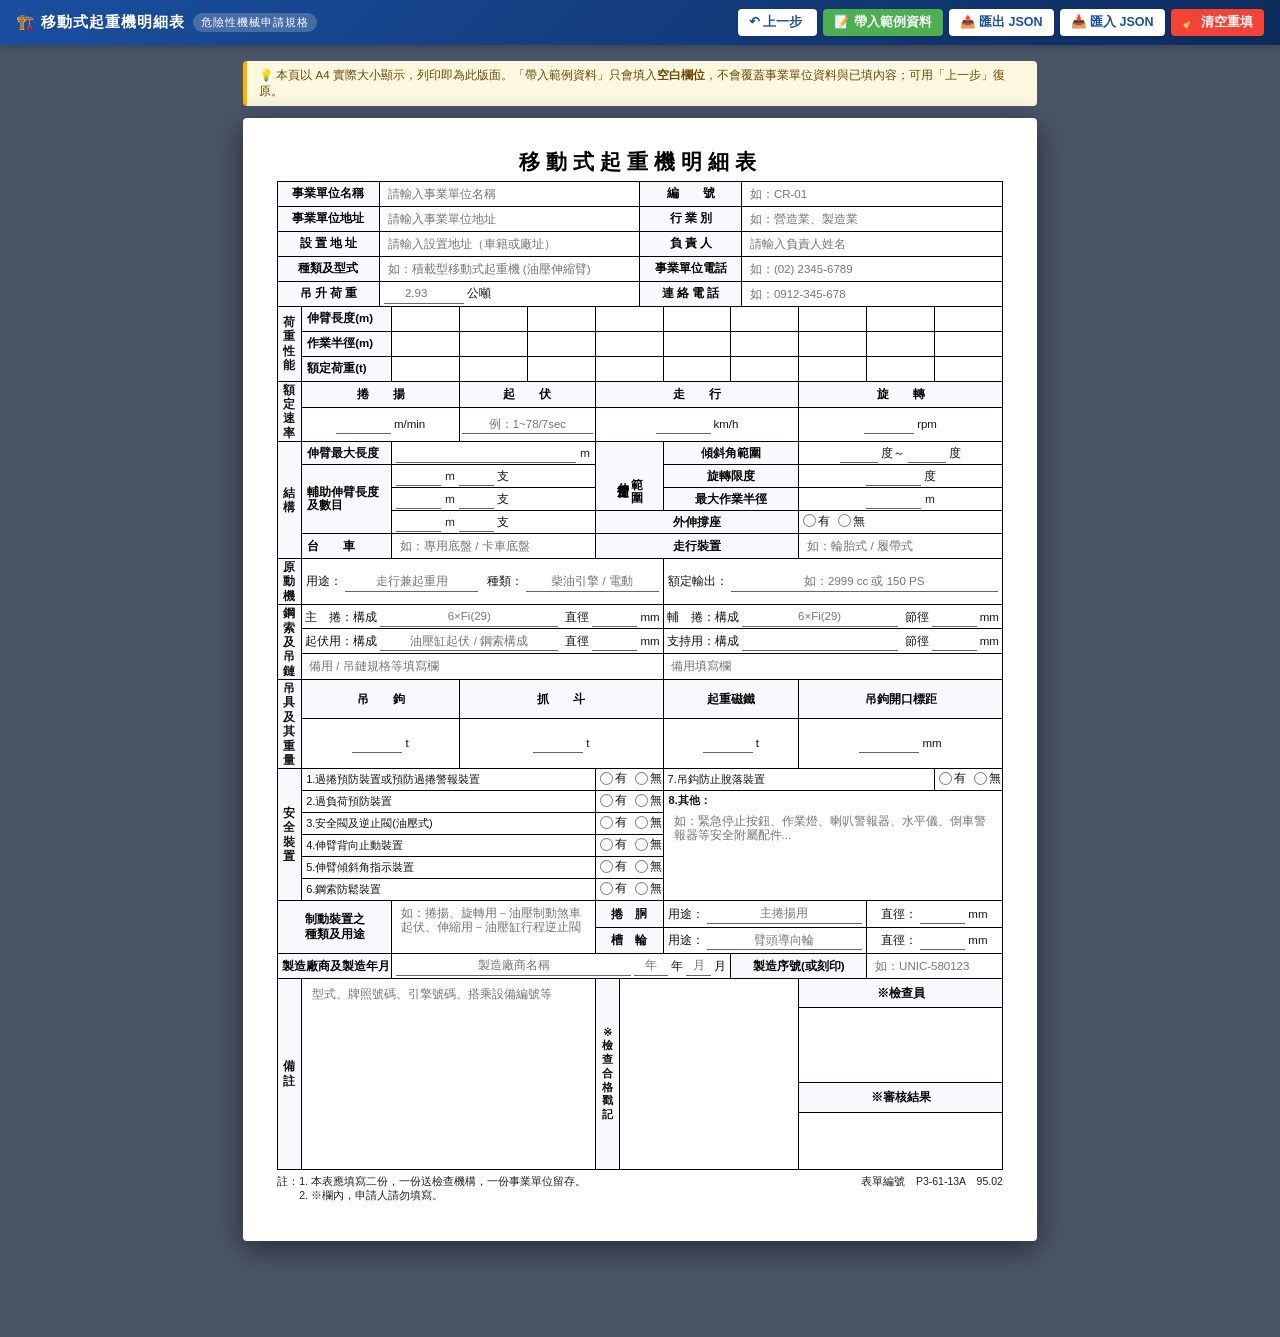
<file: 明細表/移動式起重機明細表.html>
<!DOCTYPE html>
<html lang="zh-Hant">
<head>
  <script src="../shared/case-bridge.js"></script>
<meta charset="UTF-8">
<meta name="viewport" content="width=device-width, initial-scale=1.0">
<title>移動式起重機明細表</title>
<style>
  :root {
    --primary-color: #1a4fa0;
    --primary-dark: #0f3570;
    --primary-light: #e9eef7;
    --text-color: #111;
    --border-color: #000;
    --bg-page: #eaecf0;
    --card-bg: #ffffff;
  }

  * {
    box-sizing: border-box;
  }

  body {
    font-family: "Microsoft JhengHei", "PingFang TC", "Noto Sans TC", "PMingLiU", sans-serif;
    margin: 0;
    padding: 0;
    background-color: var(--bg-page);
    color: var(--text-color);
    font-size: 12px;
    line-height: 1.35;
  }

  /* ===== 頂部操作工具列 ===== */
  .toolbar {
    position: sticky;
    top: 0;
    z-index: 1000;
    background: linear-gradient(135deg, #1a4fa0, #0d2b5c);
    color: #fff;
    padding: 9px 16px;
    display: flex;
    justify-content: space-between;
    align-items: center;
    flex-wrap: wrap;
    gap: 8px;
    box-shadow: 0 2px 10px rgba(0,0,0,0.25);
  }

  .toolbar-title {
    display: flex;
    align-items: center;
    gap: 8px;
    font-size: 15px;
    font-weight: bold;
    letter-spacing: 1px;
  }

  .toolbar-badge {
    background: rgba(255,255,255,0.2);
    font-size: 11px;
    padding: 2px 8px;
    border-radius: 12px;
    font-weight: normal;
  }

  .toolbar-buttons {
    display: flex;
    gap: 6px;
    flex-wrap: wrap;
    align-items: center;
  }

  .btn {
    display: inline-flex;
    align-items: center;
    gap: 4px;
    background: #ffffff;
    color: var(--primary-color);
    border: none;
    border-radius: 4px;
    padding: 5px 11px;
    font-size: 12.5px;
    font-weight: 600;
    cursor: pointer;
    transition: all 0.2s ease;
    font-family: inherit;
    box-shadow: 0 1px 3px rgba(0,0,0,0.15);
  }

  .btn:hover {
    background: #dbe6fb;
    transform: translateY(-1px);
    box-shadow: 0 2px 5px rgba(0,0,0,0.2);
  }

  .btn:active {
    transform: translateY(0);
  }

  .btn-primary {
    background: #ffcc00;
    color: #3e2e00;
  }
  .btn-primary:hover {
    background: #ffdb4d;
  }

  .btn-success {
    background: #4caf50;
    color: #ffffff;
  }
  .btn-success:hover {
    background: #5cbf60;
  }

  .btn-danger {
    background: #f44336;
    color: #ffffff;
  }
  .btn-danger:hover {
    background: #e57373;
  }

  .status-toast {
    font-size: 12px;
    color: #a3e635;
    margin-left: 6px;
    transition: opacity 0.3s;
  }

  /* ===== 主容器 ===== */
  .container {
    max-width: 960px;
    margin: 16px auto;
    padding: 0 12px 30px;
  }

  .notice-banner {
    background: #fff8e1;
    border-left: 4px solid #ffb300;
    padding: 7px 12px;
    margin-bottom: 12px;
    border-radius: 4px;
    font-size: 11.5px;
    color: #6a4a00;
  }

  /* ===== 表單頁面 ===== */
  .form-page {
    background: #ffffff;
    padding: 18px 24px 16px;
    box-shadow: 0 3px 12px rgba(0,0,0,0.1);
    border-radius: 4px;
    box-sizing: border-box;
    width: 100%;
    margin: 0 auto;
  }

  /* 標題 */
  .doc-header {
    text-align: center;
    margin-bottom: 8px;
  }

  .doc-title {
    font-size: 21px;
    font-weight: bold;
    letter-spacing: 6px;
    margin: 0 0 2px 0;
    color: #000;
  }

  /* ===== 表格通用樣式 ===== */
  table.sheet-table {
    width: 100%;
    border-collapse: collapse;
    margin-bottom: -1px; /* 消除表格相連處的雙重框線 */
    border: 1.5px solid #000;
    table-layout: fixed;
  }

  table.sheet-table th,
  table.sheet-table td {
    border: 1px solid #000;
    padding: 2px 4px;
    font-size: 11.5px;
    vertical-align: middle;
    line-height: 1.25;
    height: 25px;
  }

  .th-label {
    background-color: #f7f9fc;
    font-weight: 600;
    text-align: center;
    color: #000;
    white-space: nowrap;
  }

  .th-inline-lbl {
    font-weight: 600;
    color: #000;
    white-space: nowrap;
    margin-right: 1px;
    flex-shrink: 0;
  }

  .v-header {
    width: 24px !important;
    text-align: center;
    font-weight: bold;
    background-color: #f7f9fc;
    line-height: 1.2;
    padding: 4px 2px;
    letter-spacing: 1.5px;
    word-break: break-all;
    white-space: normal;
  }

  /* ===== 單行彈性排列容器 ===== */
  .cell-flex {
    display: flex;
    align-items: center;
    flex-wrap: nowrap;
    white-space: nowrap;
    width: 100%;
    gap: 3px;
  }

  .cell-flex span {
    white-space: nowrap;
    flex-shrink: 0;
  }

  .center-flex {
    justify-content: center;
  }

  .space-between-flex {
    justify-content: space-between;
  }

  /* ===== 表單輸入框 ===== */
  input[type="text"],
  input[type="number"],
  select {
    width: 100%;
    border: 1px solid transparent;
    background: transparent;
    padding: 1px 3px;
    font-size: 11.5px;
    font-family: inherit;
    color: #002266;
    font-weight: 500;
    outline: none;
    box-sizing: border-box;
    border-radius: 2px;
    height: 22px;
  }

  input[type="text"]:hover,
  input[type="number"]:hover,
  select:hover {
    border-color: #b0c4de;
    background-color: #fbfdff;
  }

  input[type="text"]:focus,
  input[type="number"]:focus,
  select:focus {
    border-color: #1a4fa0;
    background-color: #f0f6ff;
    box-shadow: 0 0 0 2px rgba(26,79,160,0.15);
  }

  .center-input {
    text-align: center;
  }

  /* 填空式彈性底線輸入框（保證不換行） */
  .inline-input-flex {
    flex: 1;
    min-width: 25px;
    border: none !important;
    border-bottom: 1px solid #666 !important;
    border-radius: 0 !important;
    padding: 0 2px !important;
    text-align: center;
    height: 20px !important;
    background: transparent;
    color: #002266;
  }

  .inline-input-flex:focus {
    border-bottom: 1.5px solid #1a4fa0 !important;
    background-color: #f0f6ff !important;
    box-shadow: none !important;
  }

  textarea.form-textarea {
    width: 100%;
    border: 1px solid transparent;
    background: transparent;
    padding: 3px 4px;
    font-family: inherit;
    font-size: 11.5px;
    color: #002266;
    outline: none;
    resize: none;
    box-sizing: border-box;
    border-radius: 2px;
    line-height: 1.35;
  }

  textarea.form-textarea:hover {
    border-color: #b0c4de;
    background-color: #fbfdff;
  }

  textarea.form-textarea:focus {
    border-color: #1a4fa0;
    background-color: #f0f6ff;
    box-shadow: 0 0 0 2px rgba(26,79,160,0.15);
  }

  /* ===== 核選/單選元件 ===== */
  .checkbox-group {
    display: inline-flex;
    align-items: center;
    gap: 8px;
    white-space: nowrap;
  }

  .chk-label {
    display: inline-flex;
    align-items: center;
    gap: 2px;
    cursor: pointer;
    font-size: 11.5px;
    user-select: none;
    white-space: nowrap;
  }

  .chk-label input[type="radio"],
  .chk-label input[type="checkbox"] {
    cursor: pointer;
    margin: 0;
    accent-color: #1a4fa0;
  }

  /* 戳記與審核格 */
  /* 檢查合格戳記：左側窄標題＋右側接近正方形的蓋章格（圓形戳記） */
  td.stamp-cell { padding: 0 !important; vertical-align: top; }
  .stamp-wrap { display: flex; min-height: 190px; height: 100%; }
  .stamp-label { width: 24px; flex: 0 0 24px; display: flex; align-items: center; justify-content: center; text-align: center; line-height: 1.25; font-weight: 600; font-size: 11px; background-color: #f7f9fc; border-right: 1px solid #000; }
  .stamp-square { flex: 1; }
  td.stamp-head { text-align: center; font-weight: 600; height: 22px; }
  td.stamp-blank { background: #fff; }
  tr.grow > td { height: 60px; }
  .stamp-box {
    height: 120px;
    display: flex;
    flex-direction: column;
    align-items: center;
    justify-content: center;
    color: #888;
    font-size: 11px;
    border: 1px dashed #aaa;
    border-radius: 4px;
    margin: 2px 0;
    padding: 4px;
    background: #fafafa;
  }

  /* ===== 頁尾備註與表單編號 ===== */
  .footer-row {
    display: flex;
    justify-content: space-between;
    align-items: flex-start;
    margin-top: 5px;
    font-size: 10.5px;
    color: #222;
  }

  .footer-note {
    line-height: 1.35;
  }

  .footer-code {
    text-align: right;
    font-weight: 500;
    white-space: nowrap;
    padding-left: 10px;
  }

  /* ===== A4 版面（預覽與列印一致） ===== */
  @page {
    size: A4 portrait;
    margin: 0;
  }

  body.preview-mode {
    background: #4a5568;
    padding-bottom: 50px;
  }
  body.preview-mode .container {
    max-width: calc(210mm + 24px);
  }
  body.preview-mode .form-page {
    box-shadow: 0 8px 30px rgba(0,0,0,0.5);
    background: #fff;
    width: 210mm;
    height: 297mm;
    padding: 8mm 9mm 6mm 9mm;
    overflow: hidden;
  }

  @media print {
    * {
      -webkit-print-color-adjust: exact !important;
      print-color-adjust: exact !important;
    }
    html, body { background: #ffffff !important; margin: 0 !important; padding: 0 !important; }
    .toolbar, .no-print, .notice-banner { display: none !important; }
    .container { max-width: none !important; margin: 0 !important; padding: 0 !important; }
    .form-page, body.preview-mode .form-page {
      box-shadow: none !important;
      margin: 0 !important;
      width: 210mm !important;
      height: 296mm !important;
      padding: 8mm 9mm 6mm 9mm !important;
      overflow: hidden !important;
      page-break-after: avoid;
    }
    table.sheet-table { page-break-inside: avoid; }
    input[type="text"], input[type="number"], select, textarea {
      border-color: transparent !important;
      background: transparent !important;
      box-shadow: none !important;
      color: #000 !important;
    }
    .inline-input-flex { border-bottom: 1px solid #666 !important; }
    ::placeholder { color: transparent !important; }
  }
</style>
</head>
<body class="preview-mode">

<!-- 頂部操作工具列 -->
<div class="toolbar no-print">
  <div class="toolbar-title">
    <span>🏗️ 移動式起重機明細表</span>
    <span class="toolbar-badge">危險性機械申請規格</span>
    <span id="saveStatus" class="status-toast"></span>
  </div>
  <div class="toolbar-buttons">
    <button type="button" class="btn" id="btnUndo" onclick="undoSpec()" disabled title="復原最近一次修改（最多 10 次）">↶ 上一步 <span id="undoCount"></span></button>
    <button type="button" class="btn btn-success" onclick="fillSampleData()">📝 帶入範例資料</button>
    <button type="button" class="btn" onclick="exportJSON()">📤 匯出 JSON</button>
    <button type="button" class="btn" onclick="document.getElementById('importFile').click()">📥 匯入 JSON</button>
    <input type="file" id="importFile" style="display:none" accept=".json" onchange="importJSON(event)">
    <button type="button" class="btn btn-danger" onclick="resetForm()">🧹 清空重填</button>
  </div>
</div>

<div class="container">
  <div class="notice-banner no-print">
    <span>💡 本頁以 A4 實際大小顯示，列印即為此版面。「帶入範例資料」只會填入<strong>空白欄位</strong>，不會覆蓋事業單位資料與已填內容；可用「上一步」復原。</span>
  </div>

  <form id="craneForm" class="form-page">
    <!-- 文件標題 -->
    <div class="doc-header">
      <h1 class="doc-title">移動式起重機明細表</h1>
    </div>

    <!-- 表格一：基本資料 -->
    <table class="sheet-table">
      <colgroup>
        <col style="width: 14%;">
        <col style="width: 36%;">
        <col style="width: 14%;">
        <col style="width: 36%;">
      </colgroup>
      <tbody>
        <tr>
          <td class="th-label">事業單位名稱</td>
          <td><input type="text" name="company_name" placeholder="請輸入事業單位名稱"></td>
          <td class="th-label">編　　號</td>
          <td><input type="text" name="crane_serial_no" placeholder="如：CR-01"></td>
        </tr>
        <tr>
          <td class="th-label">事業單位地址</td>
          <td><input type="text" name="company_address" placeholder="請輸入事業單位地址"></td>
          <td class="th-label">行 業 別</td>
          <td><input type="text" name="industry_type" placeholder="如：營造業、製造業"></td>
        </tr>
        <tr>
          <td class="th-label">設 置 地 址</td>
          <td><input type="text" name="install_address" placeholder="請輸入設置地址（車籍或廠址）"></td>
          <td class="th-label">負 責 人</td>
          <td><input type="text" name="owner_name" placeholder="請輸入負責人姓名"></td>
        </tr>
        <tr>
          <td class="th-label">種類及型式</td>
          <td><input type="text" name="crane_model_type" placeholder="如：積載型移動式起重機 (油壓伸縮臂)"></td>
          <td class="th-label">事業單位電話</td>
          <td><input type="text" name="company_tel" placeholder="如：(02) 2345-6789"></td>
        </tr>
        <tr>
          <td class="th-label">吊 升 荷 重</td>
          <td>
            <div class="cell-flex">
              <input type="number" step="0.01" name="lifting_capacity" class="inline-input-flex" style="max-width:80px;" placeholder="2.93">
              <span>公噸</span>
            </div>
          </td>
          <td class="th-label">連 絡 電 話</td>
          <td><input type="text" name="contact_tel" placeholder="如：0912-345-678"></td>
        </tr>
      </tbody>
    </table>

    <!-- 表格二：詳細規格與構造性能 -->
    <table class="sheet-table">
      <colgroup>
        <col style="width: 24px;"> <!-- 縱向標題 -->
        <col style="width: 90px;"> <!-- 項目子標題 -->
        <!-- 9個性能數值欄位 -->
        <col style="width: calc((100% - 114px) / 9);">
        <col style="width: calc((100% - 114px) / 9);">
        <col style="width: calc((100% - 114px) / 9);">
        <col style="width: calc((100% - 114px) / 9);">
        <col style="width: calc((100% - 114px) / 9);">
        <col style="width: calc((100% - 114px) / 9);">
        <col style="width: calc((100% - 114px) / 9);">
        <col style="width: calc((100% - 114px) / 9);">
        <col style="width: calc((100% - 114px) / 9);">
      </colgroup>
      <tbody>
        <!-- 荷重性能 (3列) -->
        <tr>
          <td rowspan="3" class="v-header">荷重性能</td>
          <td class="th-label" style="text-align:left; padding-left:5px;">伸臂長度(m)</td>
          <td><input type="number" step="0.01" name="boom_len_1" class="center-input"></td>
          <td><input type="number" step="0.01" name="boom_len_2" class="center-input"></td>
          <td><input type="number" step="0.01" name="boom_len_3" class="center-input"></td>
          <td><input type="number" step="0.01" name="boom_len_4" class="center-input"></td>
          <td><input type="number" step="0.01" name="boom_len_5" class="center-input"></td>
          <td><input type="number" step="0.01" name="boom_len_6" class="center-input"></td>
          <td><input type="number" step="0.01" name="boom_len_7" class="center-input"></td>
          <td><input type="number" step="0.01" name="boom_len_8" class="center-input"></td>
          <td><input type="number" step="0.01" name="boom_len_9" class="center-input"></td>
        </tr>
        <tr>
          <td class="th-label" style="text-align:left; padding-left:5px;">作業半徑(m)</td>
          <td><input type="number" step="0.01" name="radius_1" class="center-input"></td>
          <td><input type="number" step="0.01" name="radius_2" class="center-input"></td>
          <td><input type="number" step="0.01" name="radius_3" class="center-input"></td>
          <td><input type="number" step="0.01" name="radius_4" class="center-input"></td>
          <td><input type="number" step="0.01" name="radius_5" class="center-input"></td>
          <td><input type="number" step="0.01" name="radius_6" class="center-input"></td>
          <td><input type="number" step="0.01" name="radius_7" class="center-input"></td>
          <td><input type="number" step="0.01" name="radius_8" class="center-input"></td>
          <td><input type="number" step="0.01" name="radius_9" class="center-input"></td>
        </tr>
        <tr>
          <td class="th-label" style="text-align:left; padding-left:5px;">額定荷重(t)</td>
          <td><input type="number" step="0.01" name="load_1" class="center-input"></td>
          <td><input type="number" step="0.01" name="load_2" class="center-input"></td>
          <td><input type="number" step="0.01" name="load_3" class="center-input"></td>
          <td><input type="number" step="0.01" name="load_4" class="center-input"></td>
          <td><input type="number" step="0.01" name="load_5" class="center-input"></td>
          <td><input type="number" step="0.01" name="load_6" class="center-input"></td>
          <td><input type="number" step="0.01" name="load_7" class="center-input"></td>
          <td><input type="number" step="0.01" name="load_8" class="center-input"></td>
          <td><input type="number" step="0.01" name="load_9" class="center-input"></td>
        </tr>

        <!-- 額定速率 (2列，維持原稿分欄) -->
        <tr style="height:15px;">
          <td rowspan="2" class="v-header">額定速率</td>
          <td colspan="2" class="th-label" style="height:15px; padding:1px;">捲　　揚</td>
          <td colspan="2" class="th-label" style="height:15px; padding:1px;">起　　伏</td>
          <td colspan="3" class="th-label" style="height:15px; padding:1px;">走　　行</td>
          <td colspan="3" class="th-label" style="height:15px; padding:1px;">旋　　轉</td>
        </tr>
        <tr style="height:18px;">
          <td colspan="2" style="height:18px; padding:1px 2px;">
            <div class="cell-flex center-flex">
              <input type="number" step="0.1" name="speed_hoist" class="inline-input-flex" style="max-width:55px;">
              <span>m/min</span>
            </div>
          </td>
          <td colspan="2" style="height:18px; padding:1px 2px;">
            <div class="cell-flex center-flex">
              <input type="text" name="speed_luff" class="inline-input-flex" placeholder="例：1~78/7sec">
            </div>
          </td>
          <td colspan="3" style="height:18px; padding:1px 2px;">
            <div class="cell-flex center-flex">
              <input type="number" step="0.1" name="speed_travel" class="inline-input-flex" style="max-width:55px;">
              <span>km/h</span>
            </div>
          </td>
          <td colspan="3" style="height:18px; padding:1px 2px;">
            <div class="cell-flex center-flex">
              <input type="number" step="0.1" name="speed_slew" class="inline-input-flex" style="max-width:50px;">
              <span>rpm</span>
            </div>
          </td>
        </tr>

        <!-- 結構 (5列) -->
        <tr>
          <td rowspan="5" class="v-header">結　構</td>
          <td class="th-label" style="text-align:left; padding-left:5px;">伸臂最大長度</td>
          <td colspan="3">
            <div class="cell-flex">
              <input type="number" step="0.01" name="max_boom_length" class="inline-input-flex">
              <span>ｍ</span>
            </div>
          </td>
          <td rowspan="3" class="th-label" style="width:34px; padding:2px; writing-mode:vertical-lr; letter-spacing:1px; text-align:center; line-height:1.2;">伸臂使用<br>範　圍</td>
          <td colspan="2" class="th-label">傾斜角範圍</td>
          <td colspan="3">
            <div class="cell-flex center-flex">
              <input type="number" step="0.1" name="boom_angle_min" class="inline-input-flex" style="max-width:38px;">
              <span>度～</span>
              <input type="number" step="0.1" name="boom_angle_max" class="inline-input-flex" style="max-width:38px;">
              <span>度</span>
            </div>
          </td>
        </tr>
        <tr>
          <td rowspan="3" class="th-label" style="text-align:left; padding-left:5px; line-height:1.15;">輔助伸臂長度<br>及數目</td>
          <td colspan="3">
            <div class="cell-flex">
              <input type="number" step="0.01" name="aux_boom_len_1" class="inline-input-flex" style="max-width:45px;">
              <span>ｍ</span>
              <input type="number" step="1" name="aux_boom_cnt_1" class="inline-input-flex" style="max-width:35px;">
              <span>支</span>
            </div>
          </td>
          <td colspan="2" class="th-label">旋轉限度</td>
          <td colspan="3">
            <div class="cell-flex center-flex">
              <input type="number" step="1" name="rotation_limit" class="inline-input-flex" style="max-width:55px;">
              <span>度</span>
            </div>
          </td>
        </tr>
        <tr>
          <td colspan="3">
            <div class="cell-flex">
              <input type="number" step="0.01" name="aux_boom_len_2" class="inline-input-flex" style="max-width:45px;">
              <span>ｍ</span>
              <input type="number" step="1" name="aux_boom_cnt_2" class="inline-input-flex" style="max-width:35px;">
              <span>支</span>
            </div>
          </td>
          <td colspan="2" class="th-label">最大作業半徑</td>
          <td colspan="3">
            <div class="cell-flex center-flex">
              <input type="number" step="0.01" name="max_working_radius" class="inline-input-flex" style="max-width:55px;">
              <span>ｍ</span>
            </div>
          </td>
        </tr>
        <tr>
          <td colspan="3">
            <div class="cell-flex">
              <input type="number" step="0.01" name="aux_boom_len_3" class="inline-input-flex" style="max-width:45px;">
              <span>ｍ</span>
              <input type="number" step="1" name="aux_boom_cnt_3" class="inline-input-flex" style="max-width:35px;">
              <span>支</span>
            </div>
          </td>
          <td colspan="3" class="th-label">外伸撐座</td>
          <td colspan="3">
            <div class="checkbox-group center-flex">
              <label class="chk-label"><input type="radio" name="outrigger" value="有"> 有</label>
              <label class="chk-label"><input type="radio" name="outrigger" value="無"> 無</label>
            </div>
          </td>
        </tr>
        <tr>
          <td class="th-label" style="text-align:left; padding-left:5px;">台　　車</td>
          <td colspan="3"><input type="text" name="carrier_info" placeholder="如：專用底盤 / 卡車底盤"></td>
          <td colspan="3" class="th-label">走行裝置</td>
          <td colspan="3"><input type="text" name="travel_device" placeholder="如：輪胎式 / 履帶式"></td>
        </tr>

        <!-- 原動機 (1列) -->
        <tr>
          <td class="v-header">原動機</td>
          <td colspan="5">
            <div class="cell-flex">
              <span>用途：</span>
              <input type="text" name="engine_purpose" class="inline-input-flex" placeholder="走行兼起重用">
              <span style="margin-left:6px;">種類：</span>
              <input type="text" name="engine_type" class="inline-input-flex" placeholder="柴油引擎 / 電動">
            </div>
          </td>
          <td colspan="5">
            <div class="cell-flex">
              <span>額定輸出：</span>
              <input type="text" name="engine_power" class="inline-input-flex" placeholder="如：2999 cc 或 150 PS">
            </div>
          </td>
        </tr>

        <!-- 鋼索及吊鏈 (3列，維持原稿分欄) -->
        <tr style="height:19px;">
          <td rowspan="3" class="v-header">鋼　索<br>及吊鏈</td>
          <td colspan="5" style="padding:1px 3px;">
            <div class="cell-flex">
              <span>主　捲：構成</span>
              <input type="text" name="main_wire_struct" class="inline-input-flex" placeholder="6×Fi(29)">
              <span style="margin-left:4px;">直徑</span>
              <input type="number" step="0.1" name="main_wire_dia" class="inline-input-flex" style="max-width:45px;">
              <span>mm</span>
            </div>
          </td>
          <td colspan="5" style="padding:1px 3px;">
            <div class="cell-flex">
              <span>輔　捲：構成</span>
              <input type="text" name="aux_wire_struct" class="inline-input-flex" placeholder="6×Fi(29)">
              <span style="margin-left:4px;">節徑</span>
              <input type="number" step="0.1" name="aux_wire_dia" class="inline-input-flex" style="max-width:45px;">
              <span>mm</span>
            </div>
          </td>
        </tr>
        <tr style="height:19px;">
          <td colspan="5" style="padding:1px 3px;">
            <div class="cell-flex">
              <span>起伏用：構成</span>
              <input type="text" name="luff_wire_struct" class="inline-input-flex" placeholder="油壓缸起伏 / 鋼索構成">
              <span style="margin-left:4px;">直徑</span>
              <input type="number" step="0.1" name="luff_wire_dia" class="inline-input-flex" style="max-width:45px;">
              <span>mm</span>
            </div>
          </td>
          <td colspan="5" style="padding:1px 3px;">
            <div class="cell-flex">
              <span>支持用：構成</span>
              <input type="text" name="support_wire_struct" class="inline-input-flex">
              <span style="margin-left:4px;">節徑</span>
              <input type="number" step="0.1" name="support_wire_dia" class="inline-input-flex" style="max-width:45px;">
              <span>mm</span>
            </div>
          </td>
        </tr>
        <tr style="height:19px;">
          <td colspan="5" style="padding:1px 3px;"><input type="text" name="wire_chain_extra_1" placeholder="備用 / 吊鏈規格等填寫欄"></td>
          <td colspan="5" style="padding:1px 3px;"><input type="text" name="wire_chain_extra_2" placeholder="備用填寫欄"></td>
        </tr>

        <!-- 吊具及其重量 (2列，維持原稿分欄，極致壓縮高度) -->
        <tr style="height:15px;">
          <td rowspan="2" class="v-header">吊具及<br>其重量</td>
          <td colspan="2" class="th-label" style="height:15px; padding:1px;">吊　　鉤</td>
          <td colspan="3" class="th-label" style="height:15px; padding:1px;">抓　　斗</td>
          <td colspan="2" class="th-label" style="height:15px; padding:1px;">起重磁鐵</td>
          <td colspan="3" class="th-label" style="height:15px; padding:1px;">吊鉤開口標距</td>
        </tr>
        <tr style="height:18px;">
          <td colspan="2" style="height:18px; padding:1px 2px;">
            <div class="cell-flex center-flex">
              <input type="number" step="0.001" name="hook_weight" class="inline-input-flex" style="max-width:50px;">
              <span>t</span>
            </div>
          </td>
          <td colspan="3" style="height:18px; padding:1px 2px;">
            <div class="cell-flex center-flex">
              <input type="number" step="0.001" name="grab_weight" class="inline-input-flex" style="max-width:50px;">
              <span>t</span>
            </div>
          </td>
          <td colspan="2" style="height:18px; padding:1px 2px;">
            <div class="cell-flex center-flex">
              <input type="number" step="0.001" name="magnet_weight" class="inline-input-flex" style="max-width:50px;">
              <span>t</span>
            </div>
          </td>
          <td colspan="3" style="height:18px; padding:1px 2px;">
            <div class="cell-flex center-flex">
              <input type="number" step="0.1" name="hook_opening" class="inline-input-flex" style="max-width:60px;">
              <span>mm</span>
            </div>
          </td>
        </tr>

        <!-- 安全裝置 (6列) -->
        <tr>
          <td rowspan="6" class="v-header">安全裝置</td>
          <td colspan="4" style="text-align:left; font-size:11px; white-space:nowrap;">1.過捲預防裝置或預防過捲警報裝置</td>
          <td>
            <div class="checkbox-group center-flex">
              <label class="chk-label"><input type="radio" name="safe_overhoist" value="有"> 有</label>
              <label class="chk-label"><input type="radio" name="safe_overhoist" value="無"> 無</label>
            </div>
          </td>
          <td colspan="4" style="text-align:left; font-size:11px; white-space:nowrap;">7.吊鈎防止脫落裝置</td>
          <td>
            <div class="checkbox-group center-flex">
              <label class="chk-label"><input type="radio" name="safe_hook_latch" value="有"> 有</label>
              <label class="chk-label"><input type="radio" name="safe_hook_latch" value="無"> 無</label>
            </div>
          </td>
        </tr>
        <tr>
          <td colspan="4" style="text-align:left; font-size:11px; white-space:nowrap;">2.過負荷預防裝置</td>
          <td>
            <div class="checkbox-group center-flex">
              <label class="chk-label"><input type="radio" name="safe_overload" value="有"> 有</label>
              <label class="chk-label"><input type="radio" name="safe_overload" value="無"> 無</label>
            </div>
          </td>
          <td colspan="5" rowspan="5" style="vertical-align:top; padding:3px 5px;">
            <div style="font-weight:600; font-size:11px; margin-bottom:2px;">8.其他：</div>
            <textarea name="safe_other" class="form-textarea" style="height: calc(100% - 18px); min-height:80px;" placeholder="如：緊急停止按鈕、作業燈、喇叭警報器、水平儀、倒車警報器等安全附屬配件..."></textarea>
          </td>
        </tr>
        <tr>
          <td colspan="4" style="text-align:left; font-size:11px; white-space:nowrap;">3.安全閥及逆止閥(油壓式)</td>
          <td>
            <div class="checkbox-group center-flex">
              <label class="chk-label"><input type="radio" name="safe_hydraulic_valves" value="有"> 有</label>
              <label class="chk-label"><input type="radio" name="safe_hydraulic_valves" value="無"> 無</label>
            </div>
          </td>
        </tr>
        <tr>
          <td colspan="4" style="text-align:left; font-size:11px; white-space:nowrap;">4.伸臂背向止動裝置</td>
          <td>
            <div class="checkbox-group center-flex">
              <label class="chk-label"><input type="radio" name="safe_boom_backstop" value="有"> 有</label>
              <label class="chk-label"><input type="radio" name="safe_boom_backstop" value="無"> 無</label>
            </div>
          </td>
        </tr>
        <tr>
          <td colspan="4" style="text-align:left; font-size:11px; white-space:nowrap;">5.伸臂傾斜角指示裝置</td>
          <td>
            <div class="checkbox-group center-flex">
              <label class="chk-label"><input type="radio" name="safe_angle_indicator" value="有"> 有</label>
              <label class="chk-label"><input type="radio" name="safe_angle_indicator" value="無"> 無</label>
            </div>
          </td>
        </tr>
        <tr>
          <td colspan="4" style="text-align:left; font-size:11px; white-space:nowrap;">6.鋼索防鬆裝置</td>
          <td>
            <div class="checkbox-group center-flex">
              <label class="chk-label"><input type="radio" name="safe_wire_slack" value="有"> 有</label>
              <label class="chk-label"><input type="radio" name="safe_wire_slack" value="無"> 無</label>
            </div>
          </td>
        </tr>

        <!-- 制動裝置之種類及用途 (2列) -->
        <tr>
          <td colspan="2" rowspan="2" class="th-label" style="line-height:1.35; padding:2px 4px;">制動裝置之<br>種類及用途</td>
          <td colspan="3" rowspan="2" style="padding:2px 4px;"><textarea name="brake_types" class="form-textarea" style="height:100%; min-height:44px; resize:none;" placeholder="如：捲揚、旋轉用－油壓制動煞車&#10;起伏、伸縮用－油壓缸行程逆止閥"></textarea></td>
          <td class="th-label">捲　胴</td>
          <td colspan="3">
            <div class="cell-flex">
              <span>用途：</span>
              <input type="text" name="drum_purpose" class="inline-input-flex" placeholder="主捲揚用">
            </div>
          </td>
          <td colspan="2">
            <div class="cell-flex center-flex">
              <span>直徑：</span>
              <input type="number" step="1" name="drum_dia" class="inline-input-flex" style="max-width:45px;">
              <span>mm</span>
            </div>
          </td>
        </tr>
        <tr>
          <td class="th-label">槽　輪</td>
          <td colspan="3">
            <div class="cell-flex">
              <span>用途：</span>
              <input type="text" name="sheave_purpose" class="inline-input-flex" placeholder="臂頭導向輪">
            </div>
          </td>
          <td colspan="2">
            <div class="cell-flex center-flex">
              <span>直徑：</span>
              <input type="number" step="1" name="sheave_dia" class="inline-input-flex" style="max-width:45px;">
              <span>mm</span>
            </div>
          </td>
        </tr>

        <!-- 製造廠商及製造日期 (1列) -->
        <tr>
          <td colspan="2" class="th-label">製造廠商及製造年月</td>
          <td colspan="5">
            <div class="cell-flex">
              <input type="text" name="mfg_company" class="inline-input-flex" style="flex:1 1 auto; min-width:0;" placeholder="製造廠商名稱">
              <input type="text" inputmode="numeric" name="mfg_year" class="inline-input-flex" style="flex:0 0 34px; width:34px; text-align:center;" placeholder="年">
              <span style="flex:0 0 auto;">年</span>
              <input type="text" inputmode="numeric" name="mfg_month" class="inline-input-flex" style="flex:0 0 24px; width:24px; text-align:center;" placeholder="月">
              <span style="flex:0 0 auto;">月</span>
            </div>
          </td>
          <td colspan="2" class="th-label">製造序號(或刻印)</td>
          <td colspan="2"><input type="text" name="mfg_serial" placeholder="如：UNIC-580123"></td>
        </tr>

        <!-- 備註與檢查合格戳記、檢查員、審核結果（依原表：戳記為兩格，檢查員／審核結果各為標題＋空白格） -->
        <tr class="grow-head">
          <td rowspan="4" class="v-header">備註</td>
          <td colspan="4" rowspan="4" style="vertical-align:top; padding:4px 5px;">
            <textarea name="remarks" class="form-textarea" style="height:100%; min-height:140px;" placeholder="型式、牌照號碼、引擎號碼、搭乘設備編號等"></textarea>
          </td>
          <td colspan="3" rowspan="4" class="stamp-cell">
            <div class="stamp-wrap"><div class="stamp-label">※<br>檢<br>查<br>合<br>格<br>戳<br>記</div><div class="stamp-square"></div></div>
          </td>
          <td colspan="3" class="th-label stamp-head">※檢查員</td>
        </tr>
        <tr class="grow"><td colspan="3" class="stamp-blank"></td></tr>
        <tr class="grow-head"><td colspan="3" class="th-label stamp-head">※審核結果</td></tr>
        <tr class="grow"><td colspan="3" class="stamp-blank"></td></tr>
      </tbody>
    </table>

    <!-- 頁尾說明與表單編號 -->
    <div class="footer-row">
      <div class="footer-note">
        註：1. 本表應填寫二份，一份送檢查機構，一份事業單位留存。<br>
        　　2. ※欄內，申請人請勿填寫。
      </div>
      <div class="footer-code">
        表單編號　P3-61-13A　95.02
      </div>
    </div>
  </form>
</div>

<script>
  // ===== 範例數據 (三噸以下典型移動式起重機) =====
  const SAMPLE_DATA = {
    company_name: "大同工程股份有限公司",
    crane_serial_no: "TC-2026-001",
    company_address: "高雄市小港區大業北路 100 號",
    industry_type: "營造業 / 機械安裝工程業",
    install_address: "高雄市前鎮區成功二路 88 號（車號：ABC-8899）",
    owner_name: "林志明",
    crane_model_type: "卡車積載型移動式起重機 (油壓直伸式)",
    company_tel: "(07) 812-3456",
    lifting_capacity: 2.93,
    contact_tel: "0912-345-678",

    // 荷重性能
    boom_len_1: 3.50, boom_len_2: 5.20, boom_len_3: 7.00, boom_len_4: 8.80, boom_len_5: 10.60, boom_len_6: "", boom_len_7: "", boom_len_8: "", boom_len_9: "",
    radius_1: 1.50,   radius_2: 2.50,   radius_3: 4.00,   radius_4: 6.00,   radius_5: 8.50,   radius_6: "", radius_7: "", radius_8: "", radius_9: "",
    load_1: 2.93,     load_2: 2.00,     load_3: 1.20,     load_4: 0.65,     load_5: 0.35,     load_6: "", load_7: "", load_8: "", load_9: "",

    // 額定速率
    speed_hoist: 18.5,
    speed_luff: 1.2,
    speed_travel: 90.0,
    speed_slew: 2.5,

    // 結構
    max_boom_length: 10.60,
    boom_angle_min: 1,
    boom_angle_max: 78,
    aux_boom_len_1: 2.10,
    aux_boom_cnt_1: 1,
    aux_boom_len_2: "",
    aux_boom_cnt_2: "",
    aux_boom_len_3: "",
    aux_boom_cnt_3: "",
    rotation_limit: 360,
    max_working_radius: 9.80,
    outrigger: "有",
    carrier_info: "HINO 3.49T 專用貨車底盤",
    travel_device: "輪胎式 (4×2 全輪氣煞)",

    // 原動機
    engine_purpose: "車輛行駛兼液壓泵驅動",
    engine_type: "柴油共軌直噴渦輪增壓",
    engine_power: "150 PS / 2600 rpm",

    // 鋼索及吊鏈
    main_wire_struct: "IWRC 6×Fi(29) 鍍鋅",
    main_wire_dia: 8.0,
    aux_wire_struct: "",
    aux_wire_dia: "",
    luff_wire_struct: "雙向液壓油壓缸起伏",
    luff_wire_dia: "",
    support_wire_struct: "",
    support_wire_dia: "",
    wire_chain_extra_1: "主捲鋼索安全係數 > 6.0 符合 CNS 標準",
    wire_chain_extra_2: "",

    // 吊具
    hook_weight: 0.025,
    grab_weight: "",
    magnet_weight: "",
    hook_opening: 35.0,

    // 安全裝置
    safe_overhoist: "有",
    safe_hook_latch: "有",
    safe_overload: "有",
    safe_hydraulic_valves: "有",
    safe_boom_backstop: "有",
    safe_angle_indicator: "有",
    safe_wire_slack: "有",
    safe_other: "1. 配備無線遙控操作手柄。\n2. 車身水平儀、過載聲光警報蜂鳴器。\n3. 緊急停止急停按鈕 (車側及遙控器)。",

    // 制動裝置
    brake_types: "捲揚、旋轉用－油壓制動煞車\n起伏、伸縮用－油壓缸行程逆止閥",
    drum_purpose: "主捲揚捲筒",
    drum_dia: 180,
    sheave_purpose: "臂端導輪",
    sheave_dia: 160,

    // 製造商與日期
    mfg_company: "多田野 TADANO 株式會社 / 台灣總代理裝配",
    mfg_year: 112,
    mfg_month: 8,
    mfg_serial: "ZR-293-20230815",

    // 備註
    remarks: "1. 伸臂材質：採用高張力合金鋼板 WEL-TEN 780 壓折焊接。\n2. 外伸撐座：前後各左右兩支，全展開跨距 3.8m。\n3. 本機經原廠強度與安定度計算合格。"
  };

  // ===== 表單操作函數 =====

  function getFormData() {
    const form = document.getElementById('craneForm');
    const formData = new FormData(form);
    const data = {};
    for (const [key, value] of formData.entries()) {
      data[key] = value;
    }
    const radios = form.querySelectorAll('input[type="radio"]');
    radios.forEach(r => {
      if (r.checked) {
        data[r.name] = r.value;
      }
    });
    return data;
  }

  function setFormData(data) {
    const form = document.getElementById('craneForm');
    for (const [key, value] of Object.entries(data)) {
      const field = form.elements[key];
      if (!field) continue;

      if (field instanceof RadioNodeList || (field.length && field[0].type === 'radio')) {
        for (let i = 0; i < field.length; i++) {
          field[i].checked = (field[i].value === String(value));
        }
      } else if (field.type === 'checkbox') {
        field.checked = Boolean(value);
      } else {
        field.value = (value !== null && value !== undefined) ? value : '';
      }
    }
  }

  function fillSampleData() {
    setFormData(SAMPLE_DATA);
    showToast("已帶入範例資料！");
    autoSave();
  }

  function resetForm() {
    if (confirm("確定要清空所有填寫內容嗎？")) {
      document.getElementById('craneForm').reset();
      showToast("表單已清空");
      localStorage.removeItem("crane_form_draft");
    }
  }

  function saveToLocal() {
    const data = getFormData();
    localStorage.setItem("crane_form_draft", JSON.stringify(data));
    showToast("草稿已成功儲存至瀏覽器！");
  }

  function autoSave() {
    const data = getFormData();
    localStorage.setItem("crane_form_draft", JSON.stringify(data));
  }

  function loadFromLocal() {
    const saved = localStorage.getItem("crane_form_draft");
    if (!saved) {
      alert("目前尚無儲存的草稿！");
      return;
    }
    try {
      const data = JSON.parse(saved);
      setFormData(data);
      showToast("已載入本機草稿！");
    } catch (e) {
      alert("讀取草稿失敗：" + e.message);
    }
  }

  function exportJSON() {
    const data = getFormData();
    const jsonStr = JSON.stringify(data, null, 2);
    const blob = new Blob([jsonStr], { type: "application/json" });
    const url = URL.createObjectURL(blob);
    const a = document.createElement("a");
    const filename = `移動式起重機明細表_${data.company_name || "未命名"}_${new Date().toISOString().slice(0,10)}.json`;
    a.href = url;
    a.download = filename;
    a.click();
    URL.revokeObjectURL(url);
    showToast("已匯出 JSON 檔！");
  }

  function importJSON(event) {
    const file = event.target.files[0];
    if (!file) return;
    const reader = new FileReader();
    reader.onload = function(e) {
      try {
        const data = JSON.parse(e.target.result);
        setFormData(data);
        showToast("已成功匯入 JSON 資料！");
        autoSave();
      } catch (err) {
        alert("匯入失敗，請確認檔案格式是否正確！\n" + err.message);
      }
      event.target.value = "";
    };
    reader.readAsText(file);
  }

  function showToast(msg) {
    const el = document.getElementById('saveStatus');
    el.innerText = msg;
    el.style.opacity = "1";
    setTimeout(() => {
      el.style.opacity = "0";
    }, 3500);
  }

  function togglePreview() {
    document.body.classList.toggle('preview-mode');
    if (document.body.classList.contains('preview-mode')) {
      showToast("已切換至 A4 紙張預覽尺寸");
    } else {
      showToast("已恢復標準網頁模式");
    }
  }

  document.getElementById('craneForm').addEventListener('input', () => {
    autoSave();
  });

  window.addEventListener('DOMContentLoaded', () => {
    const saved = localStorage.getItem("crane_form_draft");
    if (saved) {
      try {
        setFormData(JSON.parse(saved));
        showToast("已恢復先前的編輯內容");
      } catch(e){}
    }
  });
</script>
<script src="case-enhance.js?v=20261004u"></script>
</body>
</html>
</file>
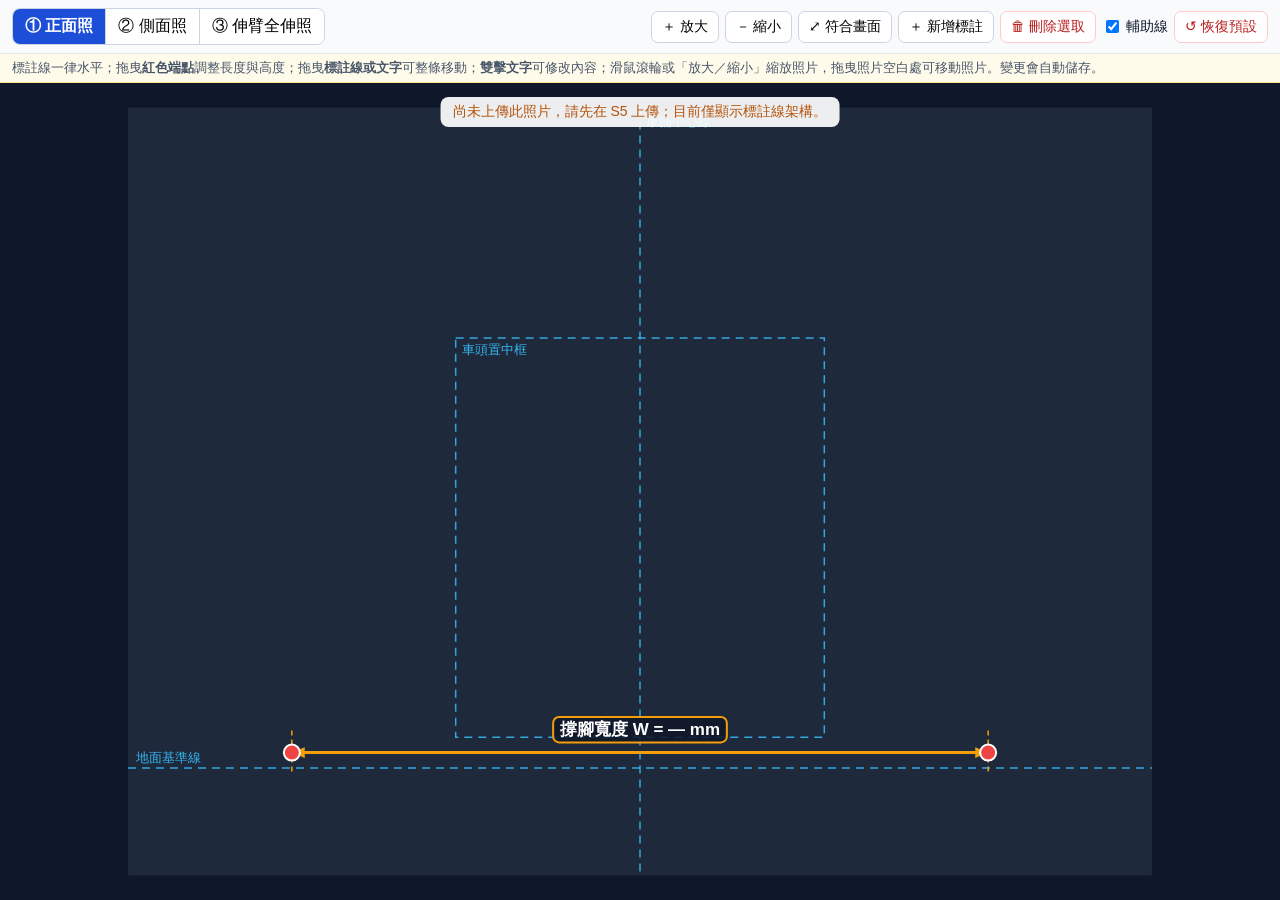
<file: 照片/annotate.html>
<!DOCTYPE html>
<html lang="zh-Hant">
<head>
<script src="../shared/case-bridge.js"></script>
<meta charset="UTF-8">
<meta name="viewport" content="width=device-width, initial-scale=1.0">
<title>照片尺寸標註</title>
<style>
  :root { --bg: #0f172a; --line: #f59e0b; --pt: #ef4444; --guide: #38bdf8; --ink: #0f172a; }
  * { box-sizing: border-box; }
  html, body { margin: 0; height: 100%; font-family: "Microsoft JhengHei", "PingFang TC", "Noto Sans TC", sans-serif; background: #fff; color: var(--ink); }
  body { display: flex; flex-direction: column; }
  .bar { display: flex; flex-wrap: wrap; gap: 8px; align-items: center; padding: 8px 12px; border-bottom: 1px solid #e2e8f0; background: #f8fafc; }
  .tabs { display: flex; border: 1px solid #cbd5e1; border-radius: 8px; overflow: hidden; }
  .tabs button { border: 0; border-right: 1px solid #cbd5e1; background: #fff; padding: 7px 12px; font: inherit; cursor: pointer; }
  .tabs button:last-child { border-right: 0; }
  .tabs button.on { background: #1d4ed8; color: #fff; font-weight: 700; }
  .tools { display: flex; flex-wrap: wrap; gap: 6px; align-items: center; margin-left: auto; }
  .tools button { border: 1px solid #cbd5e1; background: #fff; border-radius: 7px; padding: 6px 10px; font: inherit; font-size: 14px; cursor: pointer; }
  .tools button:hover { background: #eff6ff; }
  .tools button.danger { color: #b91c1c; border-color: #fecaca; }
  .tools label { font-size: 14px; display: flex; align-items: center; gap: 4px; }
  .hint { padding: 5px 12px; font-size: 13px; color: #475569; background: #fffbeb; border-bottom: 1px solid #fde68a; }
  #stage { position: relative; flex: 1; background: var(--bg); overflow: hidden; touch-action: none; }
  #cv { position: absolute; inset: 0; width: 100%; height: 100%; cursor: grab; }
  #cv.dragging { cursor: grabbing; }
  #empty { position: absolute; left: 50%; top: 14px; transform: translateX(-50%); background: rgba(255,255,255,.92); color: #b45309; padding: 6px 12px; border-radius: 8px; font-size: 14px; display: none; }
  #editBox { position: absolute; display: none; z-index: 5; }
  #editBox input { font: inherit; font-size: 15px; padding: 4px 6px; border: 2px solid #1d4ed8; border-radius: 6px; min-width: 260px; }
</style>
</head>
<body>
  <div class="bar">
    <div class="tabs" id="tabs">
      <button data-step="1">① 正面照</button><button data-step="2">② 側面照</button><button data-step="3">③ 伸臂全伸照</button>
    </div>
    <div class="tools">
      <button id="zoomIn" title="放大">＋ 放大</button>
      <button id="zoomOut" title="縮小">－ 縮小</button>
      <button id="fit" title="照片符合畫面">⤢ 符合畫面</button>
      <button id="addAnn" title="新增一條標註線">＋ 新增標註</button>
      <button id="delAnn" class="danger" title="刪除選取的標註">🗑 刪除選取</button>
      <label><input type="checkbox" id="guides" checked> 輔助線</label>
      <button id="reset" class="danger" title="恢復本張照片的預設標註與位置">↺ 恢復預設</button>
    </div>
  </div>
  <div class="hint">標註線一律水平；拖曳<b>紅色端點</b>調整長度與高度；拖曳<b>標註線或文字</b>可整條移動；<b>雙擊文字</b>可修改內容；滑鼠滾輪或「放大／縮小」縮放照片，拖曳照片空白處可移動照片。變更會自動儲存。</div>
  <div id="stage"><canvas id="cv"></canvas><div id="empty">尚未上傳此照片，請先在 S5 上傳；目前僅顯示標註線架構。</div><div id="editBox"><input id="editInput"></div></div>

<script>
(function () {
  const KEY = 'photo_annot_v2', DEF_KEY = 'photo_defaults';
  const qs = new URLSearchParams(location.search);
  const RENDER_ONLY = qs.get('render') === 'all';
  const cv = document.getElementById('cv'), ctx = cv.getContext('2d'), stage = document.getElementById('stage');
  const read = (k) => { try { return JSON.parse(localStorage.getItem(k) || 'null'); } catch (e) { return null; } };
  const defs = read(DEF_KEY) || {};
  const saved = read(KEY) || {};
  const S = { step: Math.min(3, Math.max(1, +qs.get('step') || 1)), img: {}, ann: saved.ann || {}, view: { s: 1, x: 0, y: 0 }, sel: null, drag: null };
  const PH = { w: 1600, h: 1200 };   // 無照片時的版面

  /* ---------- 預設標註（文字由 S2 數值產生） ---------- */
  const fmt = (v) => (v == null || v === '' || isNaN(v)) ? '—' : Number(v).toLocaleString('en-US');
  function autoText(key) {
    if (key === 'W') return '撐腳寬度 W = ' + fmt(defs.w) + ' mm';
    if (key === 'S') return '前輪中心至旋轉中心 S = ' + fmt(defs.s) + ' mm';
    if (key === 'WB') return '軸距 = ' + fmt(defs.wb) + ' mm';
    if (key === 'TOTAL') return '伸臂全伸長度 = ' + fmt((defs.sections || []).reduce((a, b) => a + b, 0)) + ' mm';
    const m = /^SEC(\d+)$/.exec(key || '');
    if (m) return '第 ' + (+m[1] + 1) + ' 節 ' + fmt((defs.sections || [])[+m[1]]) + ' mm';
    return '';
  }
  function defaultAnn(step) {
    const A = (x1, y1, x2, y2, auto) => ({ p1: { x: x1, y: y1 }, p2: { x: x2, y: y2 }, auto, text: autoText(auto) });
    if (step === 1) return [A(0.16, 0.84, 0.84, 0.84, 'W')];
    if (step === 2) return [A(0.20, 0.80, 0.38, 0.80, 'S'), A(0.20, 0.90, 0.72, 0.90, 'WB')];
    return [A(0.10, 0.45, 0.90, 0.45, 'TOTAL')];   // 伸臂全伸只標一條總長
  }
  function annOf(step) {
    if (!Array.isArray(S.ann[step]) || !S.ann[step].length) S.ann[step] = defaultAnn(step);
    // 舊版的伸臂各節標註改為單一全伸標註
    if (step === 3 && S.ann[3].some(a => /^SEC/.test(a.auto || ''))) S.ann[3] = defaultAnn(3);
    // 標註線一律水平
    S.ann[step].forEach(a => { if (a.p2.y !== a.p1.y) a.p2.y = a.p1.y; });
    // 自動文字：依目前 S2 數值更新（使用者改過文字者不變）
    S.ann[step].forEach(a => { if (a.auto) a.text = autoText(a.auto); });
    return S.ann[step];
  }

  /* ---------- 照片 ---------- */
  async function loadImg(step) {
    if (S.img[step] !== undefined) return S.img[step];
    S.img[step] = null;
    try {
      const rec = window.CaseFiles ? await window.CaseFiles.get('photo' + step) : null;
      if (rec && rec.dataUrl) S.img[step] = await new Promise(res => { const i = new Image(); i.onload = () => res(i); i.onerror = () => res(null); i.src = rec.dataUrl; });
    } catch (e) {}
    return S.img[step];
  }
  const dims = () => { const im = S.img[S.step]; return im ? { w: im.naturalWidth, h: im.naturalHeight } : PH; };

  /* ---------- 檢視變換 ---------- */
  function resize() {
    const r = stage.getBoundingClientRect(), dpr = window.devicePixelRatio || 1;
    cv.width = Math.max(1, Math.round(r.width * dpr)); cv.height = Math.max(1, Math.round(r.height * dpr));
    ctx.setTransform(dpr, 0, 0, dpr, 0, 0);
  }
  function fit() {
    const r = stage.getBoundingClientRect(), d = dims();
    const s = Math.min(r.width / d.w, r.height / d.h) * 0.94;
    S.view = { s, x: (r.width - d.w * s) / 2, y: (r.height - d.h * s) / 2 };
  }
  const toScr = (p) => { const d = dims(); return { x: S.view.x + p.x * d.w * S.view.s, y: S.view.y + p.y * d.h * S.view.s }; };
  const toImg = (x, y) => { const d = dims(); return { x: (x - S.view.x) / (d.w * S.view.s), y: (y - S.view.y) / (d.h * S.view.s) }; };

  /* ---------- 繪圖（畫面與輸出共用） ---------- */
  function drawArrow(c, x1, y1, x2, y2, size) {
    const a = Math.atan2(y2 - y1, x2 - x1);
    c.beginPath(); c.moveTo(x2, y2); c.lineTo(x2 - size * Math.cos(a - 0.4), y2 - size * Math.sin(a - 0.4)); c.lineTo(x2 - size * Math.cos(a + 0.4), y2 - size * Math.sin(a + 0.4)); c.closePath(); c.fill();
  }
  function labelRect(c, a, P1, P2, fs) {
    c.font = '700 ' + fs + 'px "Microsoft JhengHei","PingFang TC","Noto Sans TC",sans-serif';
    const w = c.measureText(a.text || ' ').width + fs * 0.8, h = fs * 1.5;
    const mx = (P1.x + P2.x) / 2, my = (P1.y + P2.y) / 2 - h * 0.9;
    return { x: mx - w / 2, y: my - h / 2, w, h, cx: mx, cy: my };
  }
  function drawAnn(c, a, P1, P2, k, selected, showPts) {
    c.save();
    c.lineWidth = 3 * k; c.strokeStyle = c.fillStyle = selected ? '#fde047' : '#f59e0b';
    c.beginPath(); c.moveTo(P1.x, P1.y); c.lineTo(P2.x, P2.y); c.stroke();
    drawArrow(c, P2.x, P2.y, P1.x, P1.y, 14 * k); drawArrow(c, P1.x, P1.y, P2.x, P2.y, 14 * k);
    // 端點引線
    c.lineWidth = 1.5 * k; c.setLineDash([5 * k, 4 * k]);
    [P1, P2].forEach(P => { c.beginPath(); c.moveTo(P.x, P.y - 22 * k); c.lineTo(P.x, P.y + 22 * k); c.stroke(); });
    c.setLineDash([]);
    if (showPts) [P1, P2].forEach(P => { c.fillStyle = '#ef4444'; c.beginPath(); c.arc(P.x, P.y, 8 * k, 0, Math.PI * 2); c.fill(); c.strokeStyle = '#fff'; c.lineWidth = 2 * k; c.stroke(); });
    const R = labelRect(c, a, P1, P2, 17 * k);
    c.fillStyle = 'rgba(15,23,42,.88)'; c.strokeStyle = selected ? '#fde047' : '#f59e0b'; c.lineWidth = 2 * k;
    c.beginPath(); if (c.roundRect) c.roundRect(R.x, R.y, R.w, R.h, 6 * k); else c.rect(R.x, R.y, R.w, R.h); c.fill(); c.stroke();
    c.fillStyle = '#fff'; c.textAlign = 'center'; c.textBaseline = 'middle'; c.fillText(a.text || '', R.cx, R.cy + 1);
    c.restore();
    return R;
  }
  function drawGuides(c, x, y, w, h, k) {
    c.save(); c.strokeStyle = 'rgba(56,189,248,.85)'; c.fillStyle = 'rgba(56,189,248,.95)'; c.lineWidth = 1.5 * k; c.setLineDash([8 * k, 6 * k]);
    c.font = (13 * k) + 'px "Microsoft JhengHei",sans-serif';
    const gy = y + h * (S.step === 3 ? 0.88 : 0.86);
    c.beginPath(); c.moveTo(x, gy); c.lineTo(x + w, gy); c.stroke(); c.fillText('地面基準線', x + 8 * k, gy - 6 * k);
    if (S.step === 1) {
      c.beginPath(); c.moveTo(x + w / 2, y); c.lineTo(x + w / 2, y + h); c.stroke(); c.fillText('車輛中心線', x + w / 2 + 6 * k, y + 18 * k);
      c.strokeRect(x + w * 0.32, y + h * 0.30, w * 0.36, h * 0.52); c.fillText('車頭置中框', x + w * 0.32 + 6 * k, y + h * 0.30 + 16 * k);
    } else if (S.step === 2) {
      c.beginPath(); c.moveTo(x + w * 0.20, y + h * 0.35); c.lineTo(x + w * 0.20, gy); c.stroke(); c.fillText('前輪中心', x + w * 0.20 + 6 * k, y + h * 0.35);
      c.beginPath(); c.moveTo(x + w * 0.38, y + h * 0.20); c.lineTo(x + w * 0.38, gy); c.stroke(); c.fillText('旋轉中心', x + w * 0.38 + 6 * k, y + h * 0.20);
    } else {
      c.beginPath(); c.moveTo(x, y + h * 0.45); c.lineTo(x + w, y + h * 0.45); c.stroke(); c.fillText('伸臂水平基準', x + 8 * k, y + h * 0.45 - 6 * k);
    }
    c.restore();
  }
  let rects = [];
  function draw() {
    const r = stage.getBoundingClientRect(), d = dims(), im = S.img[S.step];
    ctx.clearRect(0, 0, r.width, r.height);
    const w = d.w * S.view.s, h = d.h * S.view.s;
    if (im) ctx.drawImage(im, S.view.x, S.view.y, w, h);
    else { ctx.fillStyle = '#1e293b'; ctx.fillRect(S.view.x, S.view.y, w, h); }
    if (document.getElementById('guides').checked) drawGuides(ctx, S.view.x, S.view.y, w, h, 1);
    rects = annOf(S.step).map((a, i) => drawAnn(ctx, a, toScr(a.p1), toScr(a.p2), 1, S.sel === i, true));
    document.getElementById('empty').style.display = im ? 'none' : 'block';
    document.querySelectorAll('#tabs button').forEach(b => b.classList.toggle('on', +b.dataset.step === S.step));
  }

  /* ---------- 輸出標註圖（供 PDF） ---------- */
  function renderAnnotated(step) {
    const im = S.img[step]; if (!im) return null;
    // 輸出寬度固定在 1400～2000px（小照片放大），文字比例與編輯畫面一致
    const nw = im.naturalWidth, nh = im.naturalHeight, tw = Math.min(2000, Math.max(1400, nw));
    const W = Math.round(tw), H = Math.round(nh * tw / nw);
    const c = document.createElement('canvas'); c.width = W; c.height = H; const g = c.getContext('2d');
    g.drawImage(im, 0, 0, W, H);
    const k = W / 900;
    annOf(step).forEach(a => drawAnn(g, a, { x: a.p1.x * W, y: a.p1.y * H }, { x: a.p2.x * W, y: a.p2.y * H }, k, false, false));
    return c.toDataURL('image/jpeg', 0.88);
  }

  /* ---------- 儲存 ---------- */
  let tSave = null;
  function save() {
    clearTimeout(tSave);
    tSave = setTimeout(() => {
      try { localStorage.setItem(KEY, JSON.stringify({ ann: S.ann, savedAt: new Date().toISOString() })); } catch (e) {}
      const url = renderAnnotated(S.step);
      if (url && window.CaseFiles) window.CaseFiles.put('annot' + S.step, '標註照片' + S.step + '.jpg', 'image/jpeg', url).catch(() => {});
    }, 400);
  }

  /* ---------- 操作 ---------- */
  const pos = (e) => { const r = cv.getBoundingClientRect(); return { x: e.clientX - r.left, y: e.clientY - r.top }; };
  function hit(p) {
    const list = annOf(S.step);
    for (let i = list.length - 1; i >= 0; i--) {
      const a = list[i], P1 = toScr(a.p1), P2 = toScr(a.p2);
      if (Math.hypot(p.x - P1.x, p.y - P1.y) < 13) return { i, part: 'p1' };
      if (Math.hypot(p.x - P2.x, p.y - P2.y) < 13) return { i, part: 'p2' };
    }
    for (let i = list.length - 1; i >= 0; i--) {
      const R = rects[i]; if (R && p.x >= R.x && p.x <= R.x + R.w && p.y >= R.y && p.y <= R.y + R.h) return { i, part: 'label' };
      const a = list[i], P1 = toScr(a.p1), P2 = toScr(a.p2), L = Math.hypot(P2.x - P1.x, P2.y - P1.y) || 1;
      const t = Math.max(0, Math.min(1, ((p.x - P1.x) * (P2.x - P1.x) + (p.y - P1.y) * (P2.y - P1.y)) / (L * L)));
      if (Math.hypot(p.x - (P1.x + t * (P2.x - P1.x)), p.y - (P1.y + t * (P2.y - P1.y))) < 8) return { i, part: 'line' };
    }
    return null;
  }
  cv.addEventListener('pointerdown', (e) => {
    hideEdit();
    const p = pos(e), h = hit(p); cv.setPointerCapture(e.pointerId); cv.classList.add('dragging');
    if (h) { S.sel = h.i; const a = annOf(S.step)[h.i]; S.drag = { kind: h.part, start: p, p1: { ...a.p1 }, p2: { ...a.p2 } }; }
    else { S.sel = null; S.drag = { kind: 'pan', start: p, vx: S.view.x, vy: S.view.y }; }
    draw();
  });
  cv.addEventListener('pointermove', (e) => {
    if (!S.drag) { const h = hit(pos(e)); cv.style.cursor = h ? (h.part === 'p1' || h.part === 'p2' ? 'crosshair' : 'move') : 'grab'; return; }
    const p = pos(e), D = S.drag;
    if (D.kind === 'pan') { S.view.x = D.vx + p.x - D.start.x; S.view.y = D.vy + p.y - D.start.y; }
    else {
      const a = annOf(S.step)[S.sel], d = dims(), dx = (p.x - D.start.x) / (d.w * S.view.s), dy = (p.y - D.start.y) / (d.h * S.view.s);
      // 標註線維持水平：拖端點時左右移動該端點、上下移動整條線
      if (D.kind === 'p1') { a.p1 = { x: D.p1.x + dx, y: D.p1.y + dy }; a.p2 = { x: D.p2.x, y: D.p1.y + dy }; }
      else if (D.kind === 'p2') { a.p2 = { x: D.p2.x + dx, y: D.p2.y + dy }; a.p1 = { x: D.p1.x, y: D.p2.y + dy }; }
      else { a.p1 = { x: D.p1.x + dx, y: D.p1.y + dy }; a.p2 = { x: D.p2.x + dx, y: D.p2.y + dy }; }
      D.moved = true;
    }
    draw();
  });
  const up = () => { if (S.drag && S.drag.moved) save(); S.drag = null; cv.classList.remove('dragging'); };
  cv.addEventListener('pointerup', up); cv.addEventListener('pointercancel', up);
  cv.addEventListener('wheel', (e) => { e.preventDefault(); zoomAt(pos(e), e.deltaY < 0 ? 1.15 : 1 / 1.15); }, { passive: false });
  function zoomAt(p, f) {
    const s2 = Math.min(20, Math.max(0.05, S.view.s * f)), r = s2 / S.view.s;
    S.view = { s: s2, x: p.x - (p.x - S.view.x) * r, y: p.y - (p.y - S.view.y) * r }; draw();
  }
  const center = () => { const r = stage.getBoundingClientRect(); return { x: r.width / 2, y: r.height / 2 }; };
  document.getElementById('zoomIn').onclick = () => zoomAt(center(), 1.25);
  document.getElementById('zoomOut').onclick = () => zoomAt(center(), 1 / 1.25);
  document.getElementById('fit').onclick = () => { fit(); draw(); };
  document.getElementById('guides').onchange = draw;

  // 雙擊文字：直接修改標註內容
  const editBox = document.getElementById('editBox'), editInput = document.getElementById('editInput');
  let editIdx = null;
  function hideEdit(commit) {
    if (editIdx == null) return;
    if (commit) { const a = annOf(S.step)[editIdx]; const v = editInput.value.trim(); if (v && v !== a.text) { a.text = v; a.auto = null; save(); } }
    editIdx = null; editBox.style.display = 'none'; draw();
  }
  cv.addEventListener('dblclick', (e) => {
    const h = hit(pos(e)); if (!h) return;
    const R = rects[h.i]; editIdx = h.i; S.sel = h.i;
    editInput.value = annOf(S.step)[h.i].text || '';
    editBox.style.left = Math.max(4, R.x) + 'px'; editBox.style.top = Math.max(4, R.y) + 'px'; editBox.style.display = 'block';
    editInput.focus(); editInput.select();
  });
  editInput.addEventListener('keydown', (e) => { if (e.key === 'Enter') hideEdit(true); if (e.key === 'Escape') hideEdit(false); });
  editInput.addEventListener('blur', () => hideEdit(true));

  document.getElementById('addAnn').onclick = () => {
    const c = toImg(center().x, center().y);
    annOf(S.step).push({ p1: { x: c.x - 0.15, y: c.y }, p2: { x: c.x + 0.15, y: c.y }, auto: null, text: '標註（雙擊修改文字）' });
    S.sel = annOf(S.step).length - 1; save(); draw();
  };
  document.getElementById('delAnn').onclick = () => {
    if (S.sel == null) return alert('請先點選要刪除的標註線。');
    annOf(S.step).splice(S.sel, 1); S.sel = null; save(); draw();
  };
  document.getElementById('reset').onclick = () => {
    if (!confirm('恢復本張照片的預設標註（位置與文字），並讓照片符合畫面？')) return;
    S.ann[S.step] = defaultAnn(S.step); S.sel = null; fit(); save(); draw();
  };
  document.querySelectorAll('#tabs button').forEach(b => b.onclick = async () => {
    hideEdit(true); S.step = +b.dataset.step; S.sel = null; await loadImg(S.step); fit(); draw();
  });
  window.addEventListener('resize', () => { resize(); fit(); draw(); });

  /* ---------- 啟動 ---------- */
  async function init() {
    if (RENDER_ONLY) {   // 供產出 PDF：輸出三張標註圖
      const out = {};
      for (const st of [1, 2, 3]) { await loadImg(st); out[st] = { url: renderAnnotated(st), texts: annOf(st).map(a => a.text) }; }
      window.__annotOut = out; window.__annotDone = true; return;
    }
    await loadImg(S.step); resize(); fit(); draw();
    [1, 2, 3].filter(s => s !== S.step).forEach(s => loadImg(s));
  }
  window.__annotState = S;   // 供除錯／測試
  init();
})();
</script>
</body>
</html>
</file>
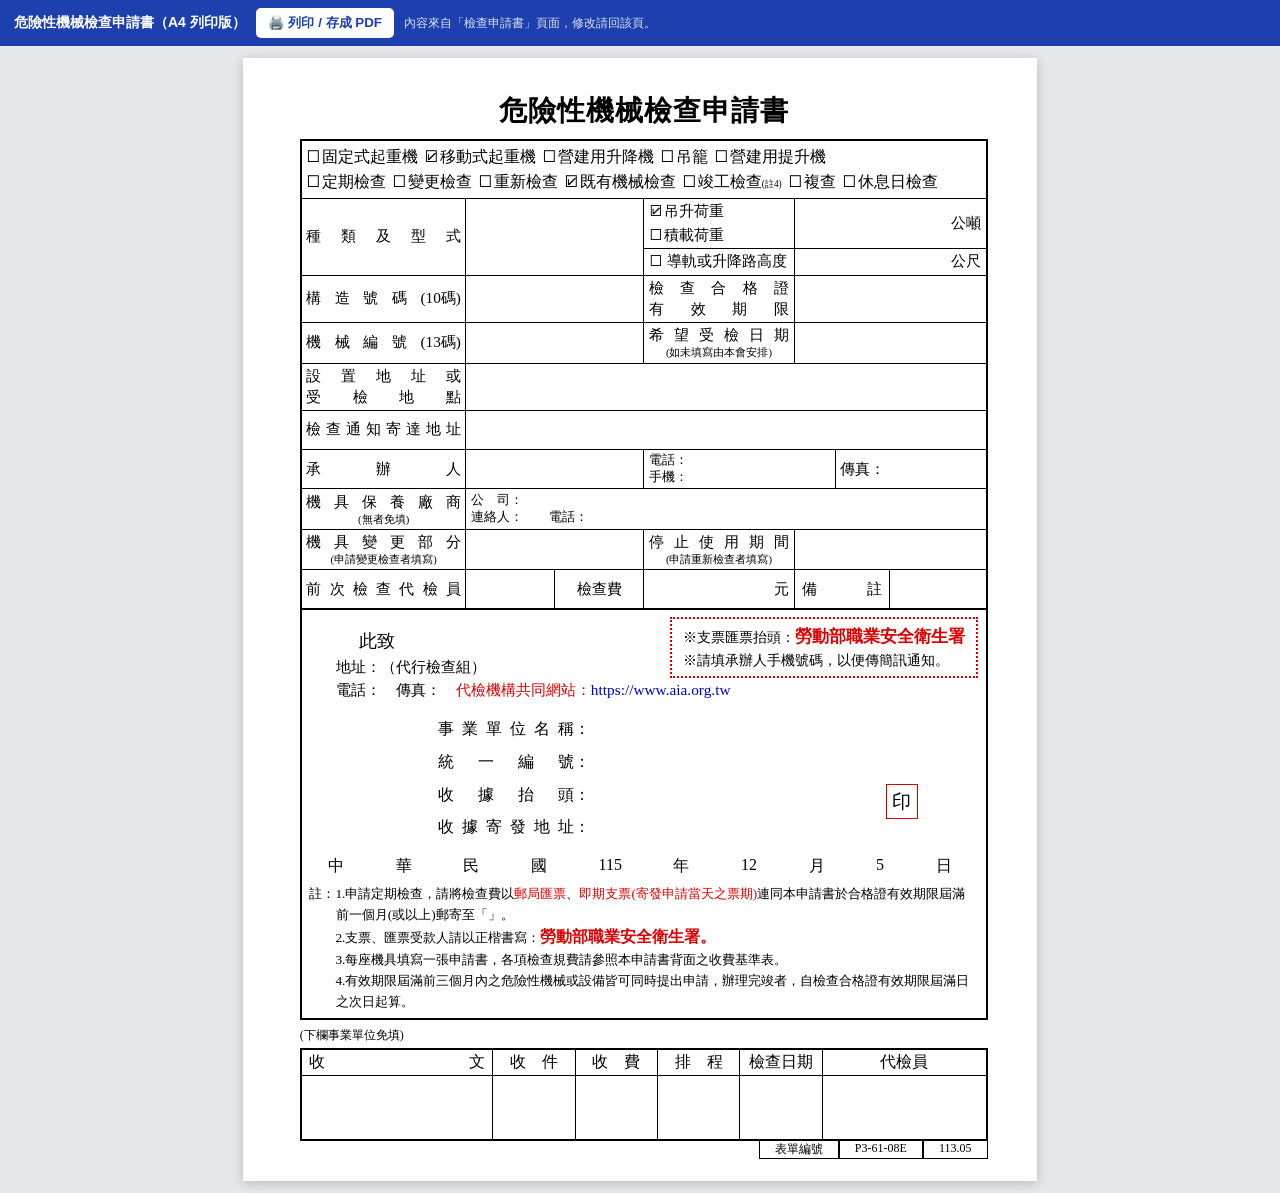
<file: 申請書/print.html>
<!DOCTYPE html>
<html lang="zh-TW">
<head>
<script src="../shared/case-bridge.js"></script>
<meta charset="UTF-8">
<meta name="viewport" content="width=device-width, initial-scale=1.0">
<title>危險性機械檢查申請書（列印版）</title>
<script src="../shared/tw-zip.js"></script>
<style>
  @page { size: A4 portrait; margin: 0; }
  * { box-sizing: border-box; }
  html, body { margin: 0; background: #e5e7eb; }
  body { font-family: "PMingLiU", "MingLiU", "新細明體", "Noto Serif TC", serif; color: #000; }
  .toolbar { position: sticky; top: 0; background: #1e40af; color: #fff; padding: 8px 14px; display: flex; gap: 10px; align-items: center; font-family: "Microsoft JhengHei", sans-serif; font-size: 14px; z-index: 5; }
  .toolbar button { background: #fff; color: #1e40af; border: 0; border-radius: 5px; padding: 6px 12px; font-weight: 700; cursor: pointer; font-family: inherit; }
  .a4 { width: 210mm; height: 297mm; margin: 12px auto; background: #fff; padding: 7mm 13mm 6mm 15mm; box-shadow: 0 2px 10px rgba(0,0,0,.2); display: flex; flex-direction: column; overflow: hidden; }
  h1 { font-family: "DFKai-SB", "BiauKai", "標楷體", "Microsoft JhengHei", serif; text-align: center; font-size: 21pt; margin: 2mm 0 2.5mm; letter-spacing: 1px; font-weight: 700; }
  .frame { border: 2.2pt solid #000; flex: 1; display: flex; flex-direction: column; }
  .kinds { padding: 1mm 1mm; font-size: 11.8pt; line-height: 1.55; border-bottom: 1pt solid #000; letter-spacing: 0; }
  .kinds .g { white-space: nowrap; margin-right: 1.6mm; }
  .kinds small { font-size: 7pt; }
  table.f { width: 100%; border-collapse: collapse; table-layout: fixed; font-size: 11.5pt; }
  table.f td { border: 1pt solid #000; padding: .6mm 1.2mm; vertical-align: middle; height: 10.2mm; }
  table.f tr:first-child td { border-top: 0; }
  table.f td:first-child { border-left: 0; }
  table.f td:last-child { border-right: 0; }
  .lbl { white-space: nowrap; }
  .jl { display: flex; justify-content: space-between; }
  .jl i { font-style: normal; }
  .lbl small { display: block; font-size: 8pt; text-align: center; letter-spacing: 0; }
  .small { font-size: 9.5pt; }
  .r { text-align: right; }
  .c { text-align: center; }
  .u { text-decoration: underline; }
  .sub td { height: 6.6mm !important; }
  .dash { border-bottom: 1pt dashed #000 !important; }
  .chk { font-size: 11pt; }
  .tail { flex: 1; display: flex; flex-direction: column; padding: 2mm 2mm 1.5mm 2mm; border-top: 1pt solid #000; font-size: 12pt; position: relative; }
  .to { margin: 3mm 0 0 13mm; font-size: 13.5pt; }
  .ag { font-size: 13pt; margin: .8mm 0 0 5mm; }
  .ag2 { font-size: 11.5pt; margin-left: 7mm; line-height: 1.5; }
  .ag2 .red { color: #d00; }
  .ag2 a { color: #00c; }
  .notice { position: absolute; right: 2mm; top: 2mm; border: 1.6pt dotted #d00; padding: 1.2mm 3mm; font-size: 10.5pt; line-height: 1.5; }
  .notice b { color: #d00; font-size: 13pt; }
  .notice .red { color: #d00; }
  .co { margin: 3mm 0 0 34mm; font-size: 12pt; line-height: 2.05; }
  .co > div { display: flex; }
  .co span.k { display: inline-flex; justify-content: space-between; width: 36mm; }
  .co span.k i { font-style: normal; }
  .seal { position: absolute; right: 18mm; top: 46mm; border: 1pt solid #d00; color: #000; padding: 1mm 1.4mm; font-size: 14pt; }
  .date { display: flex; justify-content: space-between; margin: 3mm 7mm 2mm 5mm; font-size: 12pt; }
  .notes { font-size: 10pt; line-height: 1.55; margin-top: auto; }
  .notes .red { color: #d00; }
  .notes b.red { font-size: 12pt; }
  .notes div { padding-left: 7mm; text-indent: -7mm; }
  .free { font-size: 9pt; margin: 2mm 0 1mm; }
  table.recv { width: 100%; border-collapse: collapse; table-layout: fixed; font-size: 12pt; border: 2.2pt solid #000; border-bottom-width: 2.2pt; }
  table.recv td { border: 1pt solid #000; text-align: center; height: 7mm; }
  table.recv tr.big td { height: 17mm; }
  .formno { display: flex; justify-content: flex-end; font-size: 9pt; font-family: "Times New Roman", serif; }
  .formno span { border: .8pt solid #000; border-top: 0; padding: 0 4mm; }
  @media print { html, body { background: #fff; } .toolbar { display: none; } .a4 { margin: 0; box-shadow: none; } }
</style>
</head>
<body>
<div class="toolbar"><b>危險性機械檢查申請書（A4 列印版）</b><button onclick="window.print()">🖨️ 列印 / 存成 PDF</button><span style="font-size:12px;opacity:.85">內容來自「檢查申請書」頁面，修改請回該頁。</span></div>
<div class="a4" id="sheet"></div>
<script>
(function () {
  let d = null; try { d = JSON.parse(localStorage.getItem('apply_form_draft') || 'null'); } catch (e) {}
  const v = (d && d.values) || {}, ck = (d && d.checked) || {};
  const e = (s) => String(s == null ? '' : s).replace(/[&<>]/g, c => ({ '&': '&amp;', '<': '&lt;', '>': '&gt;' }[c]));
  const g = (k) => e(v[k] || '');
  const box = (on) => on ? '☑' : '☐';
  const J = (t) => '<span class="jl">' + (t.match(/\([^)]*\)|./g) || []).map(x => '<i>' + x + '</i>').join('') + '</span>';
  const roc = (y, m, dd) => (v[y] || v[m] || v[dd]) ? `${e(v[y])} 年 ${e(v[m])} 月 ${e(v[dd])} 日` : '';
  const county = v.addr_county || (window.TW_ZIP ? TW_ZIP.countyFromAddress(v.address || '') : '');
  const A = (window.TW_ZIP && TW_ZIP.agencyFor(county)) || { name: '', address: '', tel: '', fax: '' };
  const mt = v.machineType || 'm2';
  const now = new Date();
  document.getElementById('sheet').innerHTML = `
  <h1>危險性機械檢查申請書</h1>
  <div class="frame">
    <div class="kinds">
      <span class="g">${box(mt === 'm1')}固定式起重機</span><span class="g">${box(mt === 'm2')}移動式起重機</span><span class="g">${box(mt === 'm3')}營建用升降機</span><span class="g">${box(mt === 'm4')}吊籠</span><span class="g">${box(mt === 'm5')}營建用提升機</span><br>
      <span class="g">${box(ck.t1)}定期檢查</span><span class="g">${box(ck.t2)}變更檢查</span><span class="g">${box(ck.t3)}重新檢查</span><span class="g">${box(ck.t4 !== false)}既有機械檢查</span><span class="g">${box(ck.t5)}竣工檢查<small>(註4)</small></span><span class="g">${box(ck.t6)}複查</span><span class="g">${box(ck.t7)}休息日檢查</span>
    </div>
    <table class="f">
      <colgroup><col style="width:24%"><col style="width:13%"><col style="width:13%"><col style="width:12%"><col style="width:10%"><col style="width:6%"><col style="width:8%"><col style="width:14%"></colgroup>
      <tr class="sub"><td class="lbl" rowspan="3">${J('種類及型式')}</td><td colspan="2" rowspan="3">${g('type_model')}</td>
        <td colspan="2" class="chk" style="border-bottom:0">☑吊升荷重</td><td colspan="3" rowspan="2" class="r dash">${g('load')} 公噸</td></tr>
      <tr class="sub"><td colspan="2" class="chk" style="border-top:0">☐積載荷重</td></tr>
      <tr class="sub"><td colspan="2" class="chk small">☐ 導軌或升降路高度</td><td colspan="3" class="r">${g('height')} 公尺</td></tr>
      <tr><td class="lbl">${J('構造號碼(10碼)')}</td><td colspan="2">${g('structure_no')}</td><td colspan="2" class="lbl">${J('檢查合格證')}${J('有效期限')}</td><td colspan="3"></td></tr>
      <tr><td class="lbl">${J('機械編號(13碼)')}</td><td colspan="2">${g('machine_no')}</td><td colspan="2" class="lbl">${J('希望受檢日期')}<small>(如未填寫由本會安排)</small></td><td colspan="3">${roc('req_y', 'req_m', 'req_d')}</td></tr>
      <tr><td class="lbl">${J('設置地址或')}${J('受檢地點')}</td><td colspan="7">${g('address')}</td></tr>
      <tr><td class="lbl">${J('檢查通知寄達地址')}</td><td colspan="7">${g('mail_address')}</td></tr>
      <tr><td class="lbl">${J('承辦人')}</td><td colspan="2">${g('contact')}</td><td colspan="3" class="small">電話：${g('tel')}<br>手機：${g('mobile')}</td><td colspan="2">傳真：${g('fax')}</td></tr>
      <tr><td class="lbl">${J('機具保養廠商')}<small>(無者免填)</small></td><td colspan="7" class="small">公　司：${g('maintenance_comp')}<br>連絡人：${g('maintenance_contact')}　　電話：${g('maintenance_tel')}</td></tr>
      <tr><td class="lbl">${J('機具變更部分')}<small>(申請變更檢查者填寫)</small></td><td colspan="2">${g('changed_parts')}</td><td colspan="2" class="lbl">${J('停止使用期間')}<small>(申請重新檢查者填寫)</small></td><td colspan="3"></td></tr>
      <tr><td class="lbl">${J('前次檢查代檢員')}</td><td>${g('prev_inspector')}</td><td class="c">檢查費</td><td colspan="2" class="r">${g('fee')} 元</td><td colspan="2" class="lbl" style="padding:0 2mm">${J('備註')}</td><td>${g('note')}</td></tr>
    </table>
    <div class="tail">
      <div class="notice">※支票匯票抬頭：<b>勞動部職業安全衛生署</b><br>※請填承辦人手機號碼，以便傳簡訊通知。</div>
      <div class="to">此致</div>
      <div class="ag">${e(A.name)}</div>
      <div class="ag2">地址：${e(A.address)}（代行檢查組）<br>電話：${e(A.tel)}　傳真：${e(A.fax)}　<span class="red">代檢機構共同網站：</span><a>https://www.aia.org.tw</a></div>
      <div class="co">
        <div><span class="k"><i>事</i><i>業</i><i>單</i><i>位</i><i>名</i><i>稱</i></span>：${g('company')}</div>
        <div><span class="k"><i>統</i><i>一</i><i>編</i><i>號</i></span>：${g('tax_id')}</div>
        <div><span class="k"><i>收</i><i>據</i><i>抬</i><i>頭</i></span>：${g('receipt_title')}</div>
        <div><span class="k"><i>收</i><i>據</i><i>寄</i><i>發</i><i>地</i><i>址</i></span>：${g('receipt_address')}</div>
      </div>
      <div class="seal">印</div>
      <div class="date"><span>中</span><span>華</span><span>民</span><span>國</span><span>${now.getFullYear() - 1911}</span><span>年</span><span>${now.getMonth() + 1}</span><span>月</span><span>${now.getDate()}</span><span>日</span></div>
      <div class="notes">
        <div>註：1.申請定期檢查，請將檢查費以<span class="red">郵局匯票</span>、<span class="red">即期支票(寄發申請當天之票期)</span>連同本申請書於合格證有效期限屆滿前一個月(或以上)郵寄至「${e(A.name)}」。</div>
        <div>　　2.支票、匯票受款人請以正楷書寫：<b class="red">勞動部職業安全衛生署。</b></div>
        <div>　　3.每座機具填寫一張申請書，各項檢查規費請參照本申請書背面之收費基準表。</div>
        <div>　　4.有效期限屆滿前三個月內之危險性機械或設備皆可同時提出申請，辦理完竣者，自檢查合格證有效期限屆滿日之次日起算。</div>
      </div>
    </div>
  </div>
  <div class="free">(下欄事業單位免填)</div>
  <table class="recv"><colgroup><col style="width:28%"><col style="width:12%"><col style="width:12%"><col style="width:12%"><col style="width:12%"><col style="width:24%"></colgroup>
    <tr><td style="text-align:justify;text-align-last:justify;padding:0 2mm">收文</td><td>收　件</td><td>收　費</td><td>排　程</td><td>檢查日期</td><td>代檢員</td></tr>
    <tr class="big"><td></td><td></td><td></td><td></td><td></td><td></td></tr></table>
  <div class="formno"><span>表單編號</span><span>P3-61-08E</span><span>113.05</span></div>`;
})();
</script>
</body>
</html>
</file>
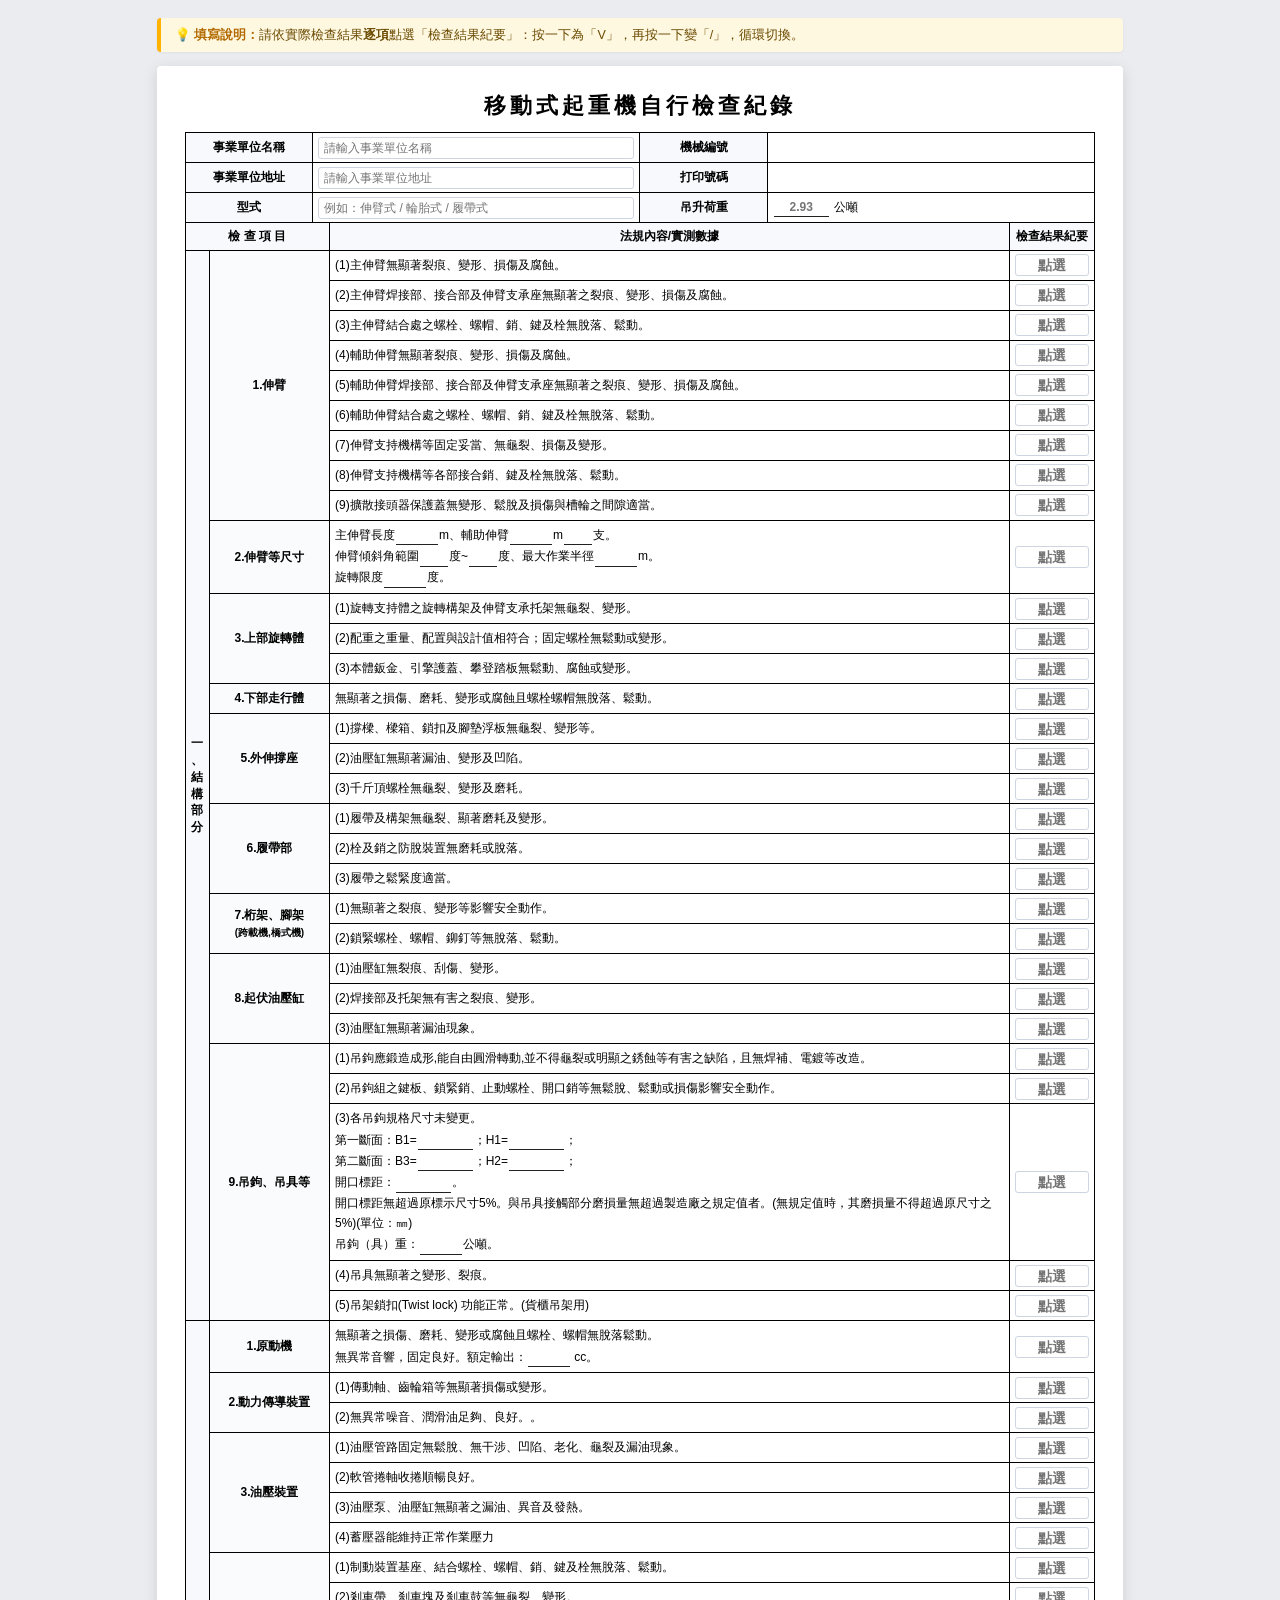
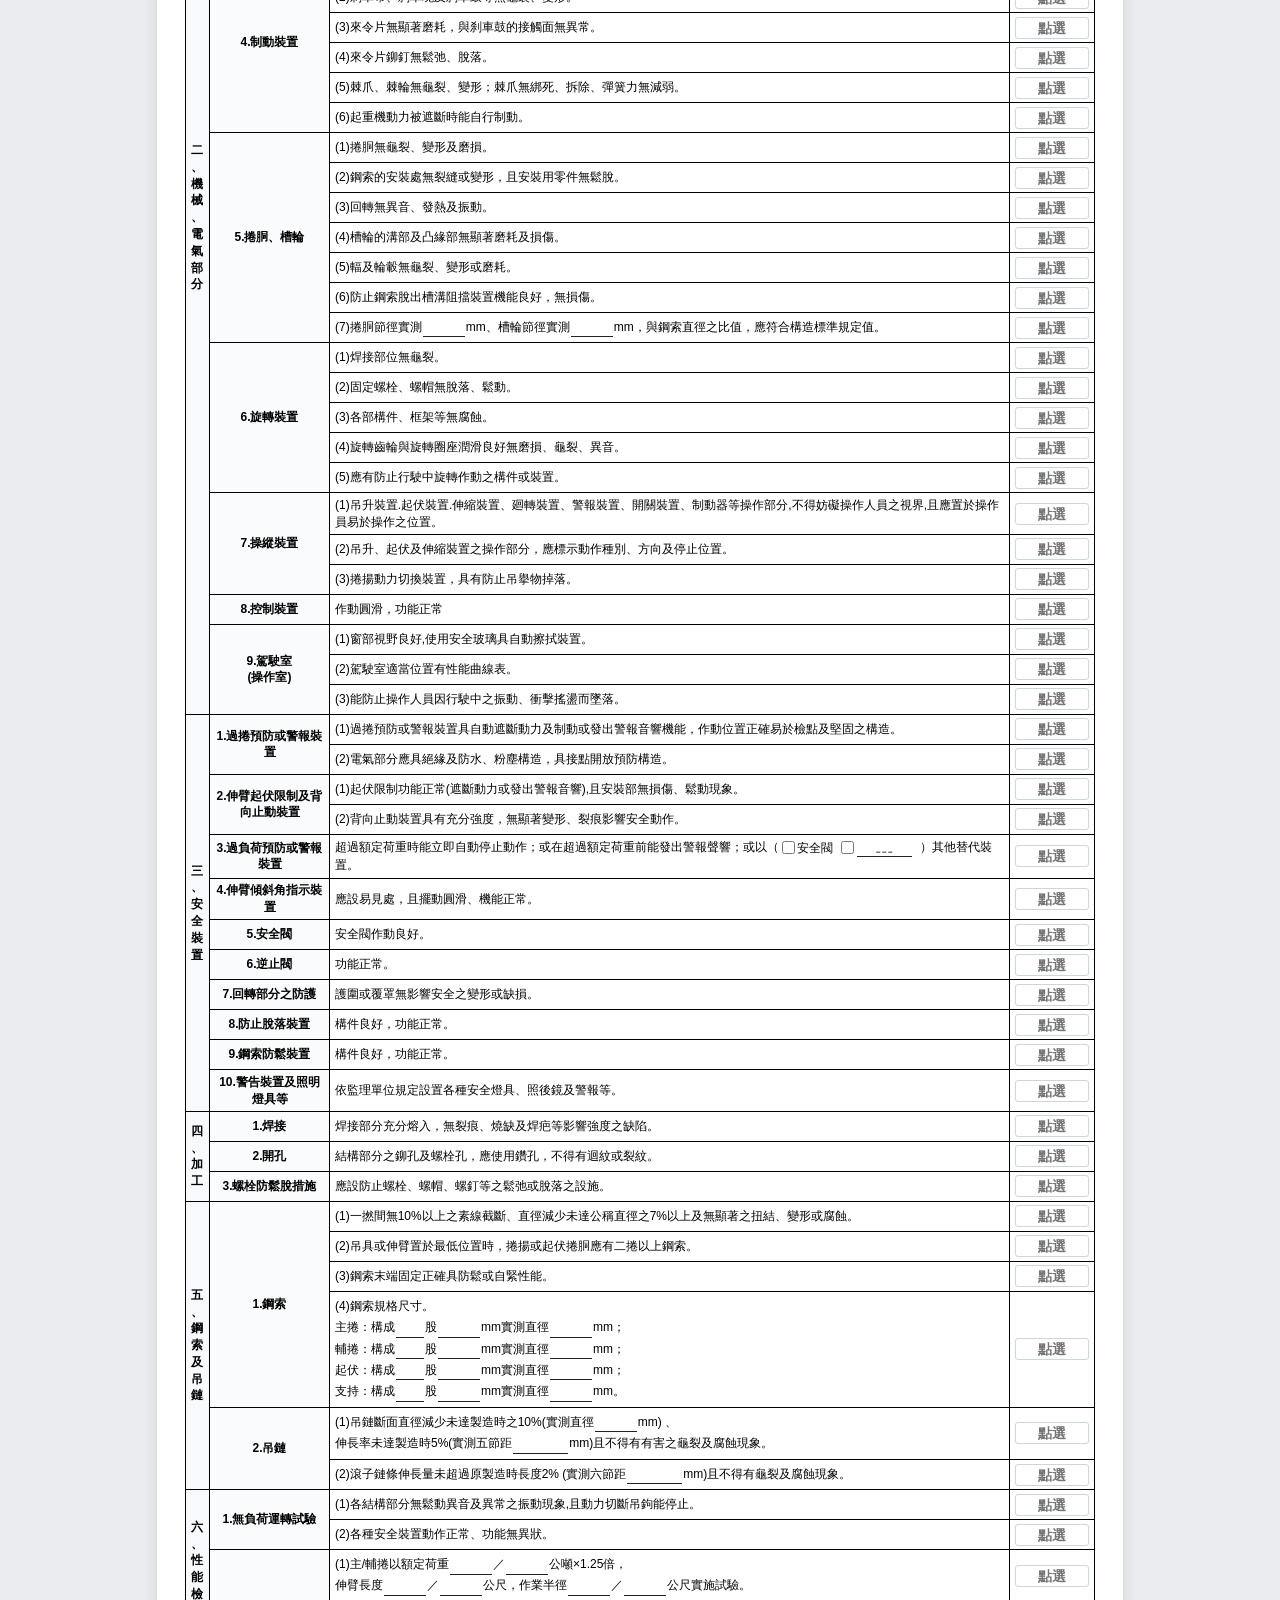
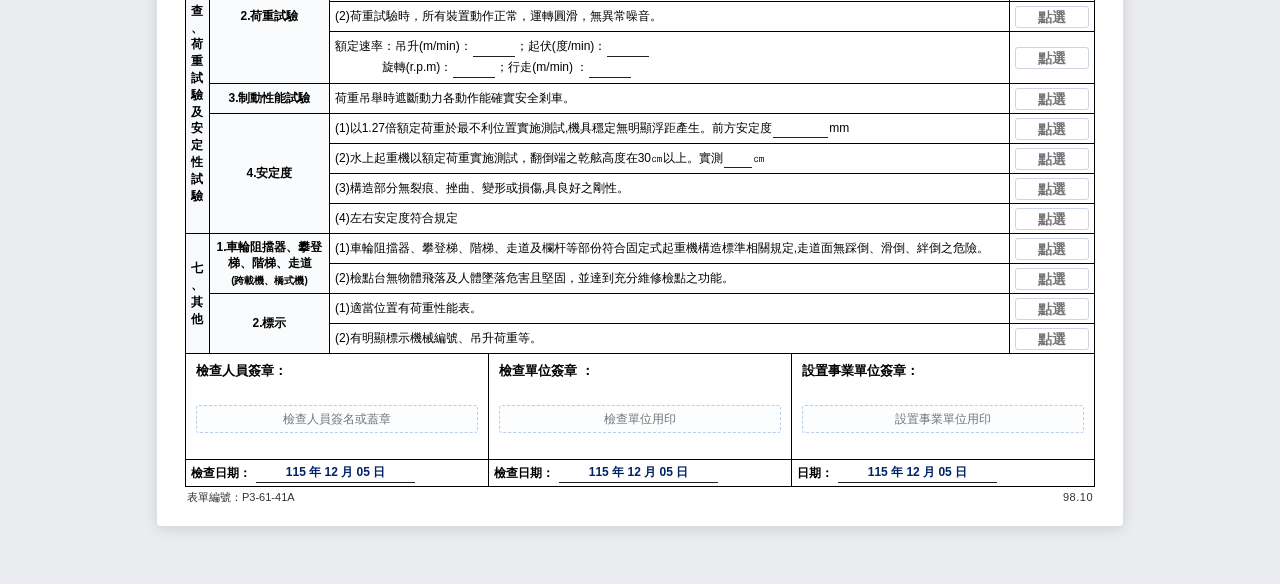
<file: 自行檢查紀錄表/移動式起重機自行檢查紀錄.html>
<!DOCTYPE html>
<html lang="zh-Hant">
<head>
  <script src="../shared/case-bridge.js"></script>
<meta charset="UTF-8">
<meta name="viewport" content="width=device-width, initial-scale=1.0">
<title>移動式起重機自行檢查紀錄</title>
<style>
  :root {
    --primary-color: #1a4fa0;
    --primary-dark: #0f3570;
    --primary-light: #e9eef7;
    --text-color: #000000;
    --border-color: #000000;
    --bg-page: #eaecf0;
    --card-bg: #ffffff;
    --accent-yellow: #ffc107;
  }

  * {
    box-sizing: border-box;
  }

  body {
    font-family: "Microsoft JhengHei", "PingFang TC", "Noto Sans TC", "PMingLiU", -apple-system, BlinkMacSystemFont, "Segoe UI", Roboto, sans-serif;
    margin: 0;
    padding: 0;
    background-color: var(--bg-page);
    color: var(--text-color);
    font-size: 13px;
    line-height: 1.45;
  }

  /* ===== 頂部工具列 (螢幕顯示，列印時隱藏) ===== */
  .toolbar {
    position: sticky;
    top: 0;
    z-index: 1000;
    background: linear-gradient(135deg, #1a4fa0, #0d2b5c);
    color: #ffffff;
    padding: 10px 18px;
    display: flex;
    justify-content: space-between;
    align-items: center;
    flex-wrap: wrap;
    gap: 10px;
    box-shadow: 0 2px 10px rgba(0,0,0,0.25);
  }

  .toolbar-title {
    display: flex;
    align-items: center;
    gap: 8px;
    font-size: 16px;
    font-weight: bold;
    letter-spacing: 1px;
  }

  .toolbar-badge {
    background: rgba(255,255,255,0.22);
    font-size: 11px;
    padding: 2px 8px;
    border-radius: 12px;
    font-weight: normal;
  }

  .toolbar-buttons {
    display: flex;
    gap: 6px;
    flex-wrap: wrap;
    align-items: center;
  }

  .btn {
    display: inline-flex;
    align-items: center;
    gap: 4px;
    background: #ffffff;
    color: var(--primary-color);
    border: none;
    border-radius: 4px;
    padding: 6px 12px;
    font-size: 12.5px;
    font-weight: 600;
    cursor: pointer;
    transition: all 0.2s ease;
    font-family: inherit;
    box-shadow: 0 1px 3px rgba(0,0,0,0.15);
    user-select: none;
  }

  .btn:hover {
    background: #dbe6fb;
    transform: translateY(-1px);
    box-shadow: 0 2px 5px rgba(0,0,0,0.2);
  }

  .btn:active {
    transform: translateY(0);
  }

  .btn-primary {
    background: #ffcc00;
    color: #3e2e00;
  }
  .btn-primary:hover {
    background: #ffdb4d;
  }

  .btn-success {
    background: #4caf50;
    color: #ffffff;
  }
  .btn-success:hover {
    background: #5cbf60;
  }

  .btn-danger {
    background: #f44336;
    color: #ffffff;
  }
  .btn-danger:hover {
    background: #e57373;
  }

  .btn-outline {
    background: rgba(255,255,255,0.15);
    color: #ffffff;
    border: 1px solid rgba(255,255,255,0.4);
  }
  .btn-outline:hover {
    background: rgba(255,255,255,0.3);
  }

  .status-toast {
    font-size: 12px;
    color: #a3e635;
    margin-left: 6px;
    transition: opacity 0.3s;
    font-weight: normal;
  }

  /* ===== 主容器 ===== */
  .container {
    max-width: 990px;
    margin: 18px auto;
    padding: 0 12px 40px;
  }

  .notice-banner {
    background: #fff8e1;
    border-left: 4px solid #ffb300;
    padding: 8px 14px;
    margin-bottom: 14px;
    border-radius: 4px;
    font-size: 12.5px;
    color: #6a4a00;
    display: flex;
    align-items: center;
    justify-content: space-between;
    flex-wrap: wrap;
    gap: 8px;
    box-shadow: 0 1px 3px rgba(0,0,0,0.05);
  }

  .notice-banner strong {
    color: #b26a00;
  }

  .batch-chips {
    display: flex;
    gap: 6px;
    align-items: center;
    flex-wrap: wrap;
  }

  .chip-btn {
    background: #ffffff;
    border: 1px solid #d4a017;
    color: #8c5b00;
    padding: 2px 8px;
    border-radius: 12px;
    font-size: 11.5px;
    cursor: pointer;
    transition: all 0.15s;
    font-weight: 500;
  }
  .chip-btn:hover {
    background: #ffe082;
    color: #4e3400;
  }

  /* ===== 表單頁面 ===== */
  .form-page {
    background: #ffffff;
    padding: 24px 28px 20px;
    box-shadow: 0 3px 14px rgba(0,0,0,0.12);
    border-radius: 4px;
    box-sizing: border-box;
    width: 100%;
    margin: 0 auto;
  }

  /* 標題 */
  .doc-header {
    text-align: center;
    margin-bottom: 10px;
    position: relative;
  }

  .doc-title {
    font-size: 22px;
    font-weight: bold;
    letter-spacing: 4px;
    margin: 0 0 4px 0;
    color: #000000;
  }

  /* ===== 表格樣式 ===== */
  table.sheet-table {
    width: 100%;
    border-collapse: collapse;
    margin-bottom: -1px;
    border: 1.5px solid #000000;
  }

  table.sheet-table + table.sheet-table {
    border-top: none;
  }

  table.sheet-table th,
  table.sheet-table td {
    border: 1px solid #000000;
    padding: 3.5px 5px;
    font-size: 12px;
    vertical-align: middle;
    line-height: 1.4;
  }

  .th-label {
    background-color: #f7f9fc;
    font-weight: 600;
    text-align: center;
    color: #000000;
    white-space: nowrap;
  }

  .v-header {
    width: 24px;
    text-align: center;
    font-weight: bold;
    background-color: #f7f9fc;
    line-height: 1.3;
    padding: 4px 2px;
    letter-spacing: 1px;
    word-break: break-all;
    vertical-align: middle;
  }

  .sub-category {
    font-weight: 600;
    background-color: #fafbfc;
    width: 120px;
    min-width: 110px;
    text-align: center;
    vertical-align: middle;
    padding: 3px 3px;
  }

  .desc-cell {
    vertical-align: middle;
    line-height: 1.65;
  }

  .desc-p {
    margin: 1.5px 0;
    line-height: 1.65;
  }

  .nowrap-line {
    white-space: nowrap;
  }

  .result-col {
    width: 85px;
    min-width: 80px;
    text-align: center;
    vertical-align: middle;
    padding: 2px 3px;
  }

  /* ===== 基本欄位輸入框 (全寬) ===== */
  .full-input {
    width: 100%;
    border: 1px solid #ccd5e0;
    background: #ffffff;
    padding: 3px 5px;
    font-size: 12px;
    font-family: inherit;
    color: #002266;
    font-weight: 500;
    outline: none;
    box-sizing: border-box;
    border-radius: 3px;
    transition: all 0.15s;
  }

  .full-input:hover {
    border-color: #8da4c4;
    background-color: #fcfdff;
  }

  .full-input:focus {
    border-color: #1a4fa0;
    background-color: #f0f6ff;
    box-shadow: 0 0 0 2px rgba(26,79,160,0.18);
  }

  /* ===== 關鍵：行內填空輸入框 (緊湊壓縮、禁止自動換列) ===== */
  input[type="text"].inline-input,
  input.inline-input {
    display: inline-block !important;
    width: auto !important;
    height: 19px !important;
    line-height: 19px !important;
    border: none !important;
    border-bottom: 1px solid #222222 !important;
    border-radius: 0 !important;
    background: transparent !important;
    padding: 0 2px !important;
    margin: 0 1px !important;
    font-size: 12px !important;
    font-family: inherit !important;
    color: #002266 !important;
    font-weight: bold !important;
    text-align: center !important;
    vertical-align: baseline !important;
    outline: none !important;
    box-sizing: border-box !important;
    transition: border-color 0.15s, background-color 0.15s !important;
  }

  input[type="text"].inline-input:hover,
  input.inline-input:hover {
    border-bottom: 1.5px solid #1a4fa0 !important;
    background-color: #f0f7ff !important;
  }

  input[type="text"].inline-input:focus,
  input.inline-input:focus {
    border-bottom: 2px solid #1a4fa0 !important;
    background-color: #e3effd !important;
  }

  /* 精準緊湊寬度控制 */
  .w-num-xs { width: 28px !important; min-width: 28px !important; max-width: 28px !important; } /* 1~2個數字 (如：股、支、度) */
  .w-num-sm { width: 38px !important; min-width: 38px !important; max-width: 42px !important; } /* 2~3位數字 (如：mm、直徑、KW) */
  .w-num-md { width: 50px !important; min-width: 50px !important; max-width: 55px !important; } /* 3~4位數字 (如：斷面、長度、節距) */
  .w-num-lg { width: 75px !important; min-width: 75px !important; } /* 較長數字/文字 */

  /* ===== 檢查結果輸入格 ===== */
  .result-input-wrap {
    position: relative;
    display: flex;
    align-items: center;
    width: 100%;
  }

  .result-input {
    width: 100% !important;
    text-align: center !important;
    font-weight: bold !important;
    border: 1px solid #ccd5e0 !important;
    border-radius: 3px !important;
    padding: 2px 1px !important;
    font-size: 11.5px !important;
    color: #111111 !important;
    background: #ffffff !important;
    box-sizing: border-box !important;
    height: 22px !important;
  }

  .result-input:focus {
    border-color: #1a4fa0 !important;
    background: #f0f6ff !important;
  }

  /* 快速標籤列 (點擊選單) */
  .quick-pill-menu {
    display: none;
    position: absolute;
    top: 100%;
    left: -10px;
    right: -10px;
    background: #ffffff;
    border: 1px solid #90caf9;
    border-radius: 4px;
    box-shadow: 0 4px 10px rgba(0,0,0,0.18);
    z-index: 100;
    padding: 4px 2px;
    flex-wrap: wrap;
    gap: 2px;
    justify-content: center;
  }

  .result-input-wrap:focus-within .quick-pill-menu,
  .quick-pill-menu:hover {
    display: flex;
  }

  .quick-pill {
    font-size: 11px;
    padding: 1px 4px;
    background: #e3f2fd;
    color: #1565c0;
    border-radius: 3px;
    cursor: pointer;
    user-select: none;
  }
  .quick-pill:hover {
    background: #1976d2;
    color: #ffffff;
  }

  /* 核選標籤 */
  .chk-label {
    display: inline-flex;
    align-items: center;
    gap: 2px;
    cursor: pointer;
    font-size: 12px;
    user-select: none;
    margin-right: 4px;
    vertical-align: middle;
  }

  .chk-label input[type="checkbox"] {
    cursor: pointer;
    margin: 0;
    accent-color: #1a4fa0;
  }

  /* ===== 簽章區域 (大幅加高供實體蓋章用) ===== */
  .sign-cell {
    height: 105px !important;
    min-height: 105px !important;
    vertical-align: top !important;
    padding: 8px 10px !important;
    box-sizing: border-box !important;
  }

  .sign-label {
    font-weight: 600;
    color: #000000;
    font-size: 13px;
    margin-bottom: 6px;
  }

  .sign-input-container {
    height: 65px;
    display: flex;
    align-items: center;
    justify-content: center;
  }

  .sign-input {
    border: 1px dashed #b8cde8 !important;
    background: #fbfdff !important;
    text-align: center !important;
    font-size: 12px;
    padding: 6px 8px !important;
  }
  .sign-input:focus {
    border: 1.5px solid #1a4fa0 !important;
    background: #ffffff !important;
  }

  /* 頁尾編號 */
  .footer-bar {
    display: flex;
    justify-content: space-between;
    align-items: center;
    font-size: 11px;
    margin-top: 4px;
    color: #333333;
    padding: 0 2px;
  }

  .footer-code {
    font-weight: 500;
    letter-spacing: 0.5px;
  }

  /* ===== 列印專用樣式 (@media print) ===== */
  @page {
    size: A4 portrait;
    margin: 8mm 8mm 8mm 8mm;
  }

  @media print {
    * {
      -webkit-print-color-adjust: exact !important;
      print-color-adjust: exact !important;
    }

    body {
      background: #ffffff !important;
      font-size: 9.5px !important;
      color: #000000 !important;
      margin: 0 !important;
      padding: 0 !important;
    }

    .toolbar,
    .no-print,
    .notice-banner,
    .quick-pill-menu,
    .batch-chips {
      display: none !important;
    }

    .container {
      max-width: 100% !important;
      margin: 0 !important;
      padding: 0 !important;
    }

    .form-page {
      box-shadow: none !important;
      border: none !important;
      padding: 0 !important;
      margin: 0 !important;
      width: 100% !important;
    }

    .doc-title {
      font-size: 16px !important;
      margin-bottom: 4px !important;
      letter-spacing: 3px !important;
    }

    table.sheet-table {
      border: 1.2px solid #000000 !important;
      page-break-inside: auto;
    }

    table.sheet-table tr {
      page-break-inside: avoid;
      page-break-after: auto;
    }

    table.sheet-table th,
    table.sheet-table td {
      border: 0.8px solid #000000 !important;
      padding: 2px 3.5px !important;
      font-size: 9px !important;
      line-height: 1.3 !important;
    }

    .th-label, .v-header, .sub-category {
      background-color: #f2f2f2 !important;
    }

    .full-input {
      border: none !important;
      background: transparent !important;
      color: #000000 !important;
      font-size: 9px !important;
      padding: 0 !important;
      box-shadow: none !important;
      font-weight: bold !important;
    }

    input[type="text"].inline-input,
    input.inline-input {
      border: none !important;
      border-bottom: 0.8px solid #000000 !important;
      background: transparent !important;
      color: #000000 !important;
      font-size: 9px !important;
      padding: 0 !important;
      height: 14px !important;
      line-height: 14px !important;
    }

    .result-input {
      border: none !important;
      background: transparent !important;
      font-size: 9px !important;
      font-weight: bold !important;
      text-align: center !important;
      padding: 0 !important;
    }

    .sign-cell {
      height: 80px !important;
      min-height: 80px !important;
      padding: 4px 6px !important;
      vertical-align: top !important;
    }

    .sign-label {
      font-size: 9.5px !important;
      margin-bottom: 2px !important;
    }

    .footer-bar {
      font-size: 8.5px !important;
      margin-top: 2px !important;
    }
  }
</style>
</head>
<body>

<!-- 主容器 -->
<div class="container">
  
  <!-- 提示與快速填入列 -->
  <div class="notice-banner no-print">
    <div>
      💡 <strong>填寫說明：</strong>請依實際檢查結果<b>逐項</b>點選「檢查結果紀要」：按一下為「V」，再按一下變「/」，循環切換。
    </div>
  </div>

  <!-- 表單頁面 -->
  <div class="form-page" id="printableForm">
    
    <!-- 標題 -->
    <div class="doc-header">
      <h1 class="doc-title">移動式起重機自行檢查紀錄</h1>
    </div>

    <!-- 表頭基本資料表 -->
    <table class="sheet-table">
      <colgroup>
        <col style="width: 14%;">
        <col style="width: 36%;">
        <col style="width: 14%;">
        <col style="width: 36%;">
      </colgroup>
      <tbody>
        <tr>
          <td class="th-label">事業單位名稱</td>
          <td>
            <input type="text" class="full-input" id="company_name" placeholder="請輸入事業單位名稱">
          </td>
          <td class="th-label">機械編號</td>
          <td>
            <div style="min-height:22px"></div>
          </td>
        </tr>
        <tr>
          <td class="th-label">事業單位地址</td>
          <td>
            <input type="text" class="full-input" id="company_address" placeholder="請輸入事業單位地址">
          </td>
          <td class="th-label">打印號碼</td>
          <td>
            <div style="min-height:22px"></div>
          </td>
        </tr>
        <tr>
          <td class="th-label">型式</td>
          <td>
            <input type="text" class="full-input" id="machine_type" placeholder="例如：伸臂式 / 輪胎式 / 履帶式">
          </td>
          <td class="th-label">吊升荷重</td>
          <td>
            <div style="display: flex; align-items: center; gap: 4px;">
              <input type="text" class="inline-input w-num-md" id="hoisting_capacity" placeholder="2.93">
              <span>公噸</span>
            </div>
          </td>
        </tr>
      </tbody>
    </table>

    <!-- 檢查項目大表 -->
    <table class="sheet-table" id="inspectionTable">
      <colgroup>
        <col style="width: 24px;"> <!-- 大項 (垂直) -->
        <col style="width: 120px;"> <!-- 次項目 -->
        <col style="width: auto;"> <!-- 法規內容 / 實測數據 -->
        <col style="width: 85px;"> <!-- 檢查結果紀要 -->
      </colgroup>
      <thead>
        <tr>
          <th class="th-label" colspan="2" style="padding: 5px;">檢 查 項 目</th>
          <th class="th-label" style="padding: 5px;">法規內容/實測數據</th>
          <th class="th-label" style="padding: 5px;">檢查結果紀要</th>
        </tr>
      </thead>
      <tbody>

        <!-- ==================== 一、結構部分 (30 items) ==================== -->
        <!-- 1. 伸臂 (9 rows) -->
        <tr>
          <td class="v-header" rowspan="30">一<br>、<br>結<br>構<br>部<br>分</td>
          <td class="sub-category" rowspan="9">1.伸臂</td>
          <td class="desc-cell">(1)主伸臂無顯著裂痕、變形、損傷及腐蝕。</td>
          <td class="result-col">
            <div class="result-input-wrap">
              <input type="text" class="result-input" data-key="res_1_1_1" placeholder="結果">
              <div class="quick-pill-menu no-print">
                <span class="quick-pill" onclick="setVal(this,'良好')">良好</span>
                <span class="quick-pill" onclick="setVal(this,'正常')">正常</span>
                <span class="quick-pill" onclick="setVal(this,'無')">無</span>
                <span class="quick-pill" onclick="setVal(this,'異常')">異常</span>
              </div>
            </div>
          </td>
        </tr>
        <tr>
          <td class="desc-cell">(2)主伸臂焊接部、接合部及伸臂支承座無顯著之裂痕、變形、損傷及腐蝕。</td>
          <td class="result-col">
            <div class="result-input-wrap">
              <input type="text" class="result-input" data-key="res_1_1_2" placeholder="結果">
              <div class="quick-pill-menu no-print">
                <span class="quick-pill" onclick="setVal(this,'良好')">良好</span>
                <span class="quick-pill" onclick="setVal(this,'正常')">正常</span>
                <span class="quick-pill" onclick="setVal(this,'無')">無</span>
                <span class="quick-pill" onclick="setVal(this,'異常')">異常</span>
              </div>
            </div>
          </td>
        </tr>
        <tr>
          <td class="desc-cell">(3)主伸臂結合處之螺栓、螺帽、銷、鍵及栓無脫落、鬆動。</td>
          <td class="result-col">
            <div class="result-input-wrap">
              <input type="text" class="result-input" data-key="res_1_1_3" placeholder="結果">
              <div class="quick-pill-menu no-print">
                <span class="quick-pill" onclick="setVal(this,'良好')">良好</span>
                <span class="quick-pill" onclick="setVal(this,'正常')">正常</span>
                <span class="quick-pill" onclick="setVal(this,'無')">無</span>
                <span class="quick-pill" onclick="setVal(this,'異常')">異常</span>
              </div>
            </div>
          </td>
        </tr>
        <tr>
          <td class="desc-cell">(4)輔助伸臂無顯著裂痕、變形、損傷及腐蝕。</td>
          <td class="result-col">
            <div class="result-input-wrap">
              <input type="text" class="result-input" data-key="res_1_1_4" placeholder="結果">
              <div class="quick-pill-menu no-print">
                <span class="quick-pill" onclick="setVal(this,'良好')">良好</span>
                <span class="quick-pill" onclick="setVal(this,'正常')">正常</span>
                <span class="quick-pill" onclick="setVal(this,'無')">無</span>
                <span class="quick-pill" onclick="setVal(this,'異常')">異常</span>
              </div>
            </div>
          </td>
        </tr>
        <tr>
          <td class="desc-cell">(5)輔助伸臂焊接部、接合部及伸臂支承座無顯著之裂痕、變形、損傷及腐蝕。</td>
          <td class="result-col">
            <div class="result-input-wrap">
              <input type="text" class="result-input" data-key="res_1_1_5" placeholder="結果">
              <div class="quick-pill-menu no-print">
                <span class="quick-pill" onclick="setVal(this,'良好')">良好</span>
                <span class="quick-pill" onclick="setVal(this,'正常')">正常</span>
                <span class="quick-pill" onclick="setVal(this,'無')">無</span>
                <span class="quick-pill" onclick="setVal(this,'異常')">異常</span>
              </div>
            </div>
          </td>
        </tr>
        <tr>
          <td class="desc-cell">(6)輔助伸臂結合處之螺栓、螺帽、銷、鍵及栓無脫落、鬆動。</td>
          <td class="result-col">
            <div class="result-input-wrap">
              <input type="text" class="result-input" data-key="res_1_1_6" placeholder="結果">
              <div class="quick-pill-menu no-print">
                <span class="quick-pill" onclick="setVal(this,'良好')">良好</span>
                <span class="quick-pill" onclick="setVal(this,'正常')">正常</span>
                <span class="quick-pill" onclick="setVal(this,'無')">無</span>
                <span class="quick-pill" onclick="setVal(this,'異常')">異常</span>
              </div>
            </div>
          </td>
        </tr>
        <tr>
          <td class="desc-cell">(7)伸臂支持機構等固定妥當、無龜裂、損傷及變形。</td>
          <td class="result-col">
            <div class="result-input-wrap">
              <input type="text" class="result-input" data-key="res_1_1_7" placeholder="結果">
              <div class="quick-pill-menu no-print">
                <span class="quick-pill" onclick="setVal(this,'良好')">良好</span>
                <span class="quick-pill" onclick="setVal(this,'正常')">正常</span>
                <span class="quick-pill" onclick="setVal(this,'無')">無</span>
                <span class="quick-pill" onclick="setVal(this,'異常')">異常</span>
              </div>
            </div>
          </td>
        </tr>
        <tr>
          <td class="desc-cell">(8)伸臂支持機構等各部接合銷、鍵及栓無脫落、鬆動。</td>
          <td class="result-col">
            <div class="result-input-wrap">
              <input type="text" class="result-input" data-key="res_1_1_8" placeholder="結果">
              <div class="quick-pill-menu no-print">
                <span class="quick-pill" onclick="setVal(this,'良好')">良好</span>
                <span class="quick-pill" onclick="setVal(this,'正常')">正常</span>
                <span class="quick-pill" onclick="setVal(this,'無')">無</span>
                <span class="quick-pill" onclick="setVal(this,'異常')">異常</span>
              </div>
            </div>
          </td>
        </tr>
        <tr>
          <td class="desc-cell">(9)擴散接頭器保護蓋無變形、鬆脫及損傷與槽輪之間隙適當。</td>
          <td class="result-col">
            <div class="result-input-wrap">
              <input type="text" class="result-input" data-key="res_1_1_9" placeholder="結果">
              <div class="quick-pill-menu no-print">
                <span class="quick-pill" onclick="setVal(this,'良好')">良好</span>
                <span class="quick-pill" onclick="setVal(this,'正常')">正常</span>
                <span class="quick-pill" onclick="setVal(this,'無')">無</span>
                <span class="quick-pill" onclick="setVal(this,'異常')">異常</span>
              </div>
            </div>
          </td>
        </tr>

        <!-- 2. 伸臂等尺寸 (1 row) -->
        <tr>
          <td class="sub-category">2.伸臂等尺寸</td>
          <td class="desc-cell">
            <div class="desc-p nowrap-line">
              主伸臂長度<input type="text" class="inline-input w-num-sm" id="dim_main_boom_len">m、輔助伸臂<input type="text" class="inline-input w-num-sm" id="dim_aux_boom_len">m<input type="text" class="inline-input w-num-xs" id="dim_aux_boom_count">支。
            </div>
            <div class="desc-p nowrap-line">
              伸臂傾斜角範圍<input type="text" class="inline-input w-num-xs" id="dim_angle_min">度~<input type="text" class="inline-input w-num-xs" id="dim_angle_max">度、最大作業半徑<input type="text" class="inline-input w-num-sm" id="dim_max_radius">m。
            </div>
            <div class="desc-p nowrap-line">
              旋轉限度<input type="text" class="inline-input w-num-sm" id="dim_rotate_limit">度。
            </div>
          </td>
          <td class="result-col">
            <div class="result-input-wrap">
              <input type="text" class="result-input" data-key="res_1_2" placeholder="結果">
              <div class="quick-pill-menu no-print">
                <span class="quick-pill" onclick="setVal(this,'良好')">良好</span>
                <span class="quick-pill" onclick="setVal(this,'正常')">正常</span>
                <span class="quick-pill" onclick="setVal(this,'無')">無</span>
              </div>
            </div>
          </td>
        </tr>

        <!-- 3. 上部旋轉體 (3 rows) -->
        <tr>
          <td class="sub-category" rowspan="3">3.上部旋轉體</td>
          <td class="desc-cell">(1)旋轉支持體之旋轉構架及伸臂支承托架無龜裂、變形。</td>
          <td class="result-col">
            <div class="result-input-wrap">
              <input type="text" class="result-input" data-key="res_1_3_1" placeholder="結果">
              <div class="quick-pill-menu no-print">
                <span class="quick-pill" onclick="setVal(this,'良好')">良好</span>
                <span class="quick-pill" onclick="setVal(this,'正常')">正常</span>
              </div>
            </div>
          </td>
        </tr>
        <tr>
          <td class="desc-cell">(2)配重之重量、配置與設計值相符合；固定螺栓無鬆動或變形。</td>
          <td class="result-col">
            <div class="result-input-wrap">
              <input type="text" class="result-input" data-key="res_1_3_2" placeholder="結果">
              <div class="quick-pill-menu no-print">
                <span class="quick-pill" onclick="setVal(this,'良好')">良好</span>
                <span class="quick-pill" onclick="setVal(this,'正常')">正常</span>
              </div>
            </div>
          </td>
        </tr>
        <tr>
          <td class="desc-cell">(3)本體鈑金、引擎護蓋、攀登踏板無鬆動、腐蝕或變形。</td>
          <td class="result-col">
            <div class="result-input-wrap">
              <input type="text" class="result-input" data-key="res_1_3_3" placeholder="結果">
              <div class="quick-pill-menu no-print">
                <span class="quick-pill" onclick="setVal(this,'良好')">良好</span>
                <span class="quick-pill" onclick="setVal(this,'正常')">正常</span>
              </div>
            </div>
          </td>
        </tr>

        <!-- 4. 下部走行體 (1 row) -->
        <tr>
          <td class="sub-category">4.下部走行體</td>
          <td class="desc-cell">無顯著之損傷、磨耗、變形或腐蝕且螺栓螺帽無脫落、鬆動。</td>
          <td class="result-col">
            <div class="result-input-wrap">
              <input type="text" class="result-input" data-key="res_1_4" placeholder="結果">
              <div class="quick-pill-menu no-print">
                <span class="quick-pill" onclick="setVal(this,'良好')">良好</span>
                <span class="quick-pill" onclick="setVal(this,'正常')">正常</span>
              </div>
            </div>
          </td>
        </tr>

        <!-- 5. 外伸撐座 (3 rows) -->
        <tr>
          <td class="sub-category" rowspan="3">5.外伸撐座</td>
          <td class="desc-cell">(1)撐樑、樑箱、鎖扣及腳墊浮板無龜裂、變形等。</td>
          <td class="result-col">
            <div class="result-input-wrap">
              <input type="text" class="result-input" data-key="res_1_5_1" placeholder="結果">
              <div class="quick-pill-menu no-print">
                <span class="quick-pill" onclick="setVal(this,'良好')">良好</span>
                <span class="quick-pill" onclick="setVal(this,'正常')">正常</span>
              </div>
            </div>
          </td>
        </tr>
        <tr>
          <td class="desc-cell">(2)油壓缸無顯著漏油、變形及凹陷。</td>
          <td class="result-col">
            <div class="result-input-wrap">
              <input type="text" class="result-input" data-key="res_1_5_2" placeholder="結果">
              <div class="quick-pill-menu no-print">
                <span class="quick-pill" onclick="setVal(this,'良好')">良好</span>
                <span class="quick-pill" onclick="setVal(this,'正常')">正常</span>
              </div>
            </div>
          </td>
        </tr>
        <tr>
          <td class="desc-cell">(3)千斤頂螺栓無龜裂、變形及磨耗。</td>
          <td class="result-col">
            <div class="result-input-wrap">
              <input type="text" class="result-input" data-key="res_1_5_3" placeholder="結果">
              <div class="quick-pill-menu no-print">
                <span class="quick-pill" onclick="setVal(this,'良好')">良好</span>
                <span class="quick-pill" onclick="setVal(this,'正常')">正常</span>
              </div>
            </div>
          </td>
        </tr>

        <!-- 6. 履帶部 (3 rows) -->
        <tr>
          <td class="sub-category" rowspan="3">6.履帶部</td>
          <td class="desc-cell">(1)履帶及構架無龜裂、顯著磨耗及變形。</td>
          <td class="result-col">
            <div class="result-input-wrap">
              <input type="text" class="result-input" data-key="res_1_6_1" placeholder="結果">
              <div class="quick-pill-menu no-print">
                <span class="quick-pill" onclick="setVal(this,'良好')">良好</span>
                <span class="quick-pill" onclick="setVal(this,'正常')">正常</span>
                <span class="quick-pill" onclick="setVal(this,'無')">無</span>
              </div>
            </div>
          </td>
        </tr>
        <tr>
          <td class="desc-cell">(2)栓及銷之防脫裝置無磨耗或脫落。</td>
          <td class="result-col">
            <div class="result-input-wrap">
              <input type="text" class="result-input" data-key="res_1_6_2" placeholder="結果">
              <div class="quick-pill-menu no-print">
                <span class="quick-pill" onclick="setVal(this,'良好')">良好</span>
                <span class="quick-pill" onclick="setVal(this,'正常')">正常</span>
                <span class="quick-pill" onclick="setVal(this,'無')">無</span>
              </div>
            </div>
          </td>
        </tr>
        <tr>
          <td class="desc-cell">(3)履帶之鬆緊度適當。</td>
          <td class="result-col">
            <div class="result-input-wrap">
              <input type="text" class="result-input" data-key="res_1_6_3" placeholder="結果">
              <div class="quick-pill-menu no-print">
                <span class="quick-pill" onclick="setVal(this,'良好')">良好</span>
                <span class="quick-pill" onclick="setVal(this,'正常')">正常</span>
                <span class="quick-pill" onclick="setVal(this,'無')">無</span>
              </div>
            </div>
          </td>
        </tr>

        <!-- 7. 桁架、腳架(跨載機,橋式機) (2 rows) -->
        <tr>
          <td class="sub-category" rowspan="2">7.桁架、腳架<br><small>(跨載機,橋式機)</small></td>
          <td class="desc-cell">(1)無顯著之裂痕、變形等影響安全動作。</td>
          <td class="result-col">
            <div class="result-input-wrap">
              <input type="text" class="result-input" data-key="res_1_7_1" placeholder="結果">
              <div class="quick-pill-menu no-print">
                <span class="quick-pill" onclick="setVal(this,'良好')">良好</span>
                <span class="quick-pill" onclick="setVal(this,'正常')">正常</span>
                <span class="quick-pill" onclick="setVal(this,'無')">無</span>
              </div>
            </div>
          </td>
        </tr>
        <tr>
          <td class="desc-cell">(2)鎖緊螺栓、螺帽、鉚釘等無脫落、鬆動。</td>
          <td class="result-col">
            <div class="result-input-wrap">
              <input type="text" class="result-input" data-key="res_1_7_2" placeholder="結果">
              <div class="quick-pill-menu no-print">
                <span class="quick-pill" onclick="setVal(this,'良好')">良好</span>
                <span class="quick-pill" onclick="setVal(this,'正常')">正常</span>
                <span class="quick-pill" onclick="setVal(this,'無')">無</span>
              </div>
            </div>
          </td>
        </tr>

        <!-- 8. 起伏油壓缸 (3 rows) -->
        <tr>
          <td class="sub-category" rowspan="3">8.起伏油壓缸</td>
          <td class="desc-cell">(1)油壓缸無裂痕、刮傷、變形。</td>
          <td class="result-col">
            <div class="result-input-wrap">
              <input type="text" class="result-input" data-key="res_1_8_1" placeholder="結果">
              <div class="quick-pill-menu no-print">
                <span class="quick-pill" onclick="setVal(this,'良好')">良好</span>
                <span class="quick-pill" onclick="setVal(this,'正常')">正常</span>
              </div>
            </div>
          </td>
        </tr>
        <tr>
          <td class="desc-cell">(2)焊接部及托架無有害之裂痕、變形。</td>
          <td class="result-col">
            <div class="result-input-wrap">
              <input type="text" class="result-input" data-key="res_1_8_2" placeholder="結果">
              <div class="quick-pill-menu no-print">
                <span class="quick-pill" onclick="setVal(this,'良好')">良好</span>
                <span class="quick-pill" onclick="setVal(this,'正常')">正常</span>
              </div>
            </div>
          </td>
        </tr>
        <tr>
          <td class="desc-cell">(3)油壓缸無顯著漏油現象。</td>
          <td class="result-col">
            <div class="result-input-wrap">
              <input type="text" class="result-input" data-key="res_1_8_3" placeholder="結果">
              <div class="quick-pill-menu no-print">
                <span class="quick-pill" onclick="setVal(this,'良好')">良好</span>
                <span class="quick-pill" onclick="setVal(this,'正常')">正常</span>
              </div>
            </div>
          </td>
        </tr>

        <!-- 9. 吊鉤、吊具等 (5 rows) -->
        <tr>
          <td class="sub-category" rowspan="5">9.吊鉤、吊具等</td>
          <td class="desc-cell">(1)吊鉤應鍛造成形,能自由圓滑轉動,並不得龜裂或明顯之銹蝕等有害之缺陷，且無焊補、電鍍等改造。</td>
          <td class="result-col">
            <div class="result-input-wrap">
              <input type="text" class="result-input" data-key="res_1_9_1" placeholder="結果">
              <div class="quick-pill-menu no-print">
                <span class="quick-pill" onclick="setVal(this,'良好')">良好</span>
                <span class="quick-pill" onclick="setVal(this,'正常')">正常</span>
              </div>
            </div>
          </td>
        </tr>
        <tr>
          <td class="desc-cell">(2)吊鉤組之鍵板、鎖緊銷、止動螺栓、開口銷等無鬆脫、鬆動或損傷影響安全動作。</td>
          <td class="result-col">
            <div class="result-input-wrap">
              <input type="text" class="result-input" data-key="res_1_9_2" placeholder="結果">
              <div class="quick-pill-menu no-print">
                <span class="quick-pill" onclick="setVal(this,'良好')">良好</span>
                <span class="quick-pill" onclick="setVal(this,'正常')">正常</span>
              </div>
            </div>
          </td>
        </tr>
        <tr>
          <td class="desc-cell">
            <div class="desc-p">(3)各吊鉤規格尺寸未變更。</div>
            <div class="desc-p nowrap-line">第一斷面：B1=<input type="text" class="inline-input w-num-md" id="hook_b1">；H1=<input type="text" class="inline-input w-num-md" id="hook_h1">；</div>
            <div class="desc-p nowrap-line">第二斷面：B3=<input type="text" class="inline-input w-num-md" id="hook_b3">；H2=<input type="text" class="inline-input w-num-md" id="hook_h2">；</div>
            <div class="desc-p nowrap-line">開口標距：<input type="text" class="inline-input w-num-md" id="hook_opening">。</div>
            <div class="desc-p">開口標距無超過原標示尺寸5%。與吊具接觸部分磨損量無超過製造廠之規定值者。(無規定值時，其磨損量不得超過原尺寸之5%)(單位：㎜)</div>
            <div class="desc-p nowrap-line">吊鉤（具）重：<input type="text" class="inline-input w-num-sm" id="hook_weight">公噸。</div>
          </td>
          <td class="result-col">
            <div class="result-input-wrap">
              <input type="text" class="result-input" data-key="res_1_9_3" placeholder="結果">
              <div class="quick-pill-menu no-print">
                <span class="quick-pill" onclick="setVal(this,'良好')">良好</span>
                <span class="quick-pill" onclick="setVal(this,'正常')">正常</span>
              </div>
            </div>
          </td>
        </tr>
        <tr>
          <td class="desc-cell">(4)吊具無顯著之變形、裂痕。</td>
          <td class="result-col">
            <div class="result-input-wrap">
              <input type="text" class="result-input" data-key="res_1_9_4" placeholder="結果">
              <div class="quick-pill-menu no-print">
                <span class="quick-pill" onclick="setVal(this,'良好')">良好</span>
                <span class="quick-pill" onclick="setVal(this,'正常')">正常</span>
              </div>
            </div>
          </td>
        </tr>
        <tr>
          <td class="desc-cell">(5)吊架鎖扣(Twist lock) 功能正常。(貨櫃吊架用)</td>
          <td class="result-col">
            <div class="result-input-wrap">
              <input type="text" class="result-input" data-key="res_1_9_5" placeholder="結果">
              <div class="quick-pill-menu no-print">
                <span class="quick-pill" onclick="setVal(this,'良好')">良好</span>
                <span class="quick-pill" onclick="setVal(this,'正常')">正常</span>
                <span class="quick-pill" onclick="setVal(this,'無')">無</span>
              </div>
            </div>
          </td>
        </tr>

        <!-- ==================== 二、機械、電氣部分 (32 items) ==================== -->
        <!-- 1. 原動機 (1 row) -->
        <tr>
          <td class="v-header" rowspan="32">二<br>、<br>機<br>械<br>、<br>電<br>氣<br>部<br>分</td>
          <td class="sub-category">1.原動機</td>
          <td class="desc-cell">
            <div class="desc-p">無顯著之損傷、磨耗、變形或腐蝕且螺栓、螺帽無脫落鬆動。</div>
            <div class="desc-p nowrap-line">無異常音響，固定良好。額定輸出：<input type="text" class="inline-input w-num-sm" id="engine_power"> cc。</div>
          </td>
          <td class="result-col">
            <div class="result-input-wrap">
              <input type="text" class="result-input" data-key="res_2_1" placeholder="結果">
              <div class="quick-pill-menu no-print">
                <span class="quick-pill" onclick="setVal(this,'良好')">良好</span>
                <span class="quick-pill" onclick="setVal(this,'正常')">正常</span>
              </div>
            </div>
          </td>
        </tr>

        <!-- 2. 動力傳導裝置 (2 rows) -->
        <tr>
          <td class="sub-category" rowspan="2">2.動力傳導裝置</td>
          <td class="desc-cell">(1)傳動軸、齒輪箱等無顯著損傷或變形。</td>
          <td class="result-col">
            <div class="result-input-wrap">
              <input type="text" class="result-input" data-key="res_2_2_1" placeholder="結果">
              <div class="quick-pill-menu no-print">
                <span class="quick-pill" onclick="setVal(this,'良好')">良好</span>
                <span class="quick-pill" onclick="setVal(this,'正常')">正常</span>
              </div>
            </div>
          </td>
        </tr>
        <tr>
          <td class="desc-cell">(2)無異常噪音、潤滑油足夠、良好。。</td>
          <td class="result-col">
            <div class="result-input-wrap">
              <input type="text" class="result-input" data-key="res_2_2_2" placeholder="結果">
              <div class="quick-pill-menu no-print">
                <span class="quick-pill" onclick="setVal(this,'良好')">良好</span>
                <span class="quick-pill" onclick="setVal(this,'正常')">正常</span>
              </div>
            </div>
          </td>
        </tr>

        <!-- 3. 油壓裝置 (4 rows) -->
        <tr>
          <td class="sub-category" rowspan="4">3.油壓裝置</td>
          <td class="desc-cell">(1)油壓管路固定無鬆脫、無干涉、凹陷、老化、龜裂及漏油現象。</td>
          <td class="result-col">
            <div class="result-input-wrap">
              <input type="text" class="result-input" data-key="res_2_3_1" placeholder="結果">
              <div class="quick-pill-menu no-print">
                <span class="quick-pill" onclick="setVal(this,'良好')">良好</span>
                <span class="quick-pill" onclick="setVal(this,'正常')">正常</span>
              </div>
            </div>
          </td>
        </tr>
        <tr>
          <td class="desc-cell">(2)軟管捲軸收捲順暢良好。</td>
          <td class="result-col">
            <div class="result-input-wrap">
              <input type="text" class="result-input" data-key="res_2_3_2" placeholder="結果">
              <div class="quick-pill-menu no-print">
                <span class="quick-pill" onclick="setVal(this,'良好')">良好</span>
                <span class="quick-pill" onclick="setVal(this,'正常')">正常</span>
              </div>
            </div>
          </td>
        </tr>
        <tr>
          <td class="desc-cell">(3)油壓泵、油壓缸無顯著之漏油、異音及發熱。</td>
          <td class="result-col">
            <div class="result-input-wrap">
              <input type="text" class="result-input" data-key="res_2_3_3" placeholder="結果">
              <div class="quick-pill-menu no-print">
                <span class="quick-pill" onclick="setVal(this,'良好')">良好</span>
                <span class="quick-pill" onclick="setVal(this,'正常')">正常</span>
              </div>
            </div>
          </td>
        </tr>
        <tr>
          <td class="desc-cell">(4)蓄壓器能維持正常作業壓力</td>
          <td class="result-col">
            <div class="result-input-wrap">
              <input type="text" class="result-input" data-key="res_2_3_4" placeholder="結果">
              <div class="quick-pill-menu no-print">
                <span class="quick-pill" onclick="setVal(this,'良好')">良好</span>
                <span class="quick-pill" onclick="setVal(this,'正常')">正常</span>
              </div>
            </div>
          </td>
        </tr>

        <!-- 4. 制動裝置 (6 rows) -->
        <tr>
          <td class="sub-category" rowspan="6">4.制動裝置</td>
          <td class="desc-cell">(1)制動裝置基座、結合螺栓、螺帽、銷、鍵及栓無脫落、鬆動。</td>
          <td class="result-col">
            <div class="result-input-wrap">
              <input type="text" class="result-input" data-key="res_2_4_1" placeholder="結果">
              <div class="quick-pill-menu no-print">
                <span class="quick-pill" onclick="setVal(this,'良好')">良好</span>
                <span class="quick-pill" onclick="setVal(this,'正常')">正常</span>
              </div>
            </div>
          </td>
        </tr>
        <tr>
          <td class="desc-cell">(2)剎車帶、刹車塊及刹車鼓等無龜裂、變形。</td>
          <td class="result-col">
            <div class="result-input-wrap">
              <input type="text" class="result-input" data-key="res_2_4_2" placeholder="結果">
              <div class="quick-pill-menu no-print">
                <span class="quick-pill" onclick="setVal(this,'良好')">良好</span>
                <span class="quick-pill" onclick="setVal(this,'正常')">正常</span>
              </div>
            </div>
          </td>
        </tr>
        <tr>
          <td class="desc-cell">(3)來令片無顯著磨耗，與刹車鼓的接觸面無異常。</td>
          <td class="result-col">
            <div class="result-input-wrap">
              <input type="text" class="result-input" data-key="res_2_4_3" placeholder="結果">
              <div class="quick-pill-menu no-print">
                <span class="quick-pill" onclick="setVal(this,'良好')">良好</span>
                <span class="quick-pill" onclick="setVal(this,'正常')">正常</span>
              </div>
            </div>
          </td>
        </tr>
        <tr>
          <td class="desc-cell">(4)來令片鉚釘無鬆弛、脫落。</td>
          <td class="result-col">
            <div class="result-input-wrap">
              <input type="text" class="result-input" data-key="res_2_4_4" placeholder="結果">
              <div class="quick-pill-menu no-print">
                <span class="quick-pill" onclick="setVal(this,'良好')">良好</span>
                <span class="quick-pill" onclick="setVal(this,'正常')">正常</span>
              </div>
            </div>
          </td>
        </tr>
        <tr>
          <td class="desc-cell">(5)棘爪、棘輪無龜裂、變形；棘爪無綁死、拆除、彈簧力無減弱。</td>
          <td class="result-col">
            <div class="result-input-wrap">
              <input type="text" class="result-input" data-key="res_2_4_5" placeholder="結果">
              <div class="quick-pill-menu no-print">
                <span class="quick-pill" onclick="setVal(this,'良好')">良好</span>
                <span class="quick-pill" onclick="setVal(this,'正常')">正常</span>
              </div>
            </div>
          </td>
        </tr>
        <tr>
          <td class="desc-cell">(6)起重機動力被遮斷時能自行制動。</td>
          <td class="result-col">
            <div class="result-input-wrap">
              <input type="text" class="result-input" data-key="res_2_4_6" placeholder="結果">
              <div class="quick-pill-menu no-print">
                <span class="quick-pill" onclick="setVal(this,'良好')">良好</span>
                <span class="quick-pill" onclick="setVal(this,'正常')">正常</span>
              </div>
            </div>
          </td>
        </tr>

        <!-- 5. 捲胴、槽輪 (7 rows) -->
        <tr>
          <td class="sub-category" rowspan="7">5.捲胴、槽輪</td>
          <td class="desc-cell">(1)捲胴無龜裂、變形及磨損。</td>
          <td class="result-col">
            <div class="result-input-wrap">
              <input type="text" class="result-input" data-key="res_2_5_1" placeholder="結果">
              <div class="quick-pill-menu no-print">
                <span class="quick-pill" onclick="setVal(this,'良好')">良好</span>
                <span class="quick-pill" onclick="setVal(this,'正常')">正常</span>
              </div>
            </div>
          </td>
        </tr>
        <tr>
          <td class="desc-cell">(2)鋼索的安裝處無裂縫或變形，且安裝用零件無鬆脫。</td>
          <td class="result-col">
            <div class="result-input-wrap">
              <input type="text" class="result-input" data-key="res_2_5_2" placeholder="結果">
              <div class="quick-pill-menu no-print">
                <span class="quick-pill" onclick="setVal(this,'良好')">良好</span>
                <span class="quick-pill" onclick="setVal(this,'正常')">正常</span>
              </div>
            </div>
          </td>
        </tr>
        <tr>
          <td class="desc-cell">(3)回轉無異音、發熱及振動。</td>
          <td class="result-col">
            <div class="result-input-wrap">
              <input type="text" class="result-input" data-key="res_2_5_3" placeholder="結果">
              <div class="quick-pill-menu no-print">
                <span class="quick-pill" onclick="setVal(this,'良好')">良好</span>
                <span class="quick-pill" onclick="setVal(this,'正常')">正常</span>
              </div>
            </div>
          </td>
        </tr>
        <tr>
          <td class="desc-cell">(4)槽輪的溝部及凸緣部無顯著磨耗及損傷。</td>
          <td class="result-col">
            <div class="result-input-wrap">
              <input type="text" class="result-input" data-key="res_2_5_4" placeholder="結果">
              <div class="quick-pill-menu no-print">
                <span class="quick-pill" onclick="setVal(this,'良好')">良好</span>
                <span class="quick-pill" onclick="setVal(this,'正常')">正常</span>
              </div>
            </div>
          </td>
        </tr>
        <tr>
          <td class="desc-cell">(5)輻及輪轂無龜裂、變形或磨耗。</td>
          <td class="result-col">
            <div class="result-input-wrap">
              <input type="text" class="result-input" data-key="res_2_5_7" placeholder="結果">
              <div class="quick-pill-menu no-print">
                <span class="quick-pill" onclick="setVal(this,'良好')">良好</span>
                <span class="quick-pill" onclick="setVal(this,'正常')">正常</span>
              </div>
            </div>
          </td>
        </tr>
        <tr>
          <td class="desc-cell">(6)防止鋼索脫出槽溝阻擋裝置機能良好，無損傷。</td>
          <td class="result-col">
            <div class="result-input-wrap">
              <input type="text" class="result-input" data-key="res_2_5_6" placeholder="結果">
              <div class="quick-pill-menu no-print">
                <span class="quick-pill" onclick="setVal(this,'良好')">良好</span>
                <span class="quick-pill" onclick="setVal(this,'正常')">正常</span>
              </div>
            </div>
          </td>
        </tr>
        <tr>
          <td class="desc-cell nowrap-line">
            (7)捲胴節徑實測<input type="text" class="inline-input w-num-sm" id="drum_dia">mm、槽輪節徑實測<input type="text" class="inline-input w-num-sm" id="sheave_dia">mm，與鋼索直徑之比值，應符合構造標準規定值。
          </td>
          <td class="result-col">
            <div class="result-input-wrap">
              <input type="text" class="result-input" data-key="res_2_5_5" placeholder="結果">
              <div class="quick-pill-menu no-print">
                <span class="quick-pill" onclick="setVal(this,'良好')">良好</span>
                <span class="quick-pill" onclick="setVal(this,'正常')">正常</span>
              </div>
            </div>
          </td>
        </tr>

        <!-- 6. 旋轉裝置 (5 rows) -->
        <tr>
          <td class="sub-category" rowspan="5">6.旋轉裝置</td>
          <td class="desc-cell">(1)焊接部位無龜裂。</td>
          <td class="result-col">
            <div class="result-input-wrap">
              <input type="text" class="result-input" data-key="res_2_6_1" placeholder="結果">
              <div class="quick-pill-menu no-print">
                <span class="quick-pill" onclick="setVal(this,'良好')">良好</span>
                <span class="quick-pill" onclick="setVal(this,'正常')">正常</span>
              </div>
            </div>
          </td>
        </tr>
        <tr>
          <td class="desc-cell">(2)固定螺栓、螺帽無脫落、鬆動。</td>
          <td class="result-col">
            <div class="result-input-wrap">
              <input type="text" class="result-input" data-key="res_2_6_2" placeholder="結果">
              <div class="quick-pill-menu no-print">
                <span class="quick-pill" onclick="setVal(this,'良好')">良好</span>
                <span class="quick-pill" onclick="setVal(this,'正常')">正常</span>
              </div>
            </div>
          </td>
        </tr>
        <tr>
          <td class="desc-cell">(3)各部構件、框架等無腐蝕。</td>
          <td class="result-col">
            <div class="result-input-wrap">
              <input type="text" class="result-input" data-key="res_2_6_3" placeholder="結果">
              <div class="quick-pill-menu no-print">
                <span class="quick-pill" onclick="setVal(this,'良好')">良好</span>
                <span class="quick-pill" onclick="setVal(this,'正常')">正常</span>
              </div>
            </div>
          </td>
        </tr>
        <tr>
          <td class="desc-cell">(4)旋轉齒輪與旋轉圈座潤滑良好無磨損、龜裂、異音。</td>
          <td class="result-col">
            <div class="result-input-wrap">
              <input type="text" class="result-input" data-key="res_2_6_4" placeholder="結果">
              <div class="quick-pill-menu no-print">
                <span class="quick-pill" onclick="setVal(this,'良好')">良好</span>
                <span class="quick-pill" onclick="setVal(this,'正常')">正常</span>
              </div>
            </div>
          </td>
        </tr>
        <tr>
          <td class="desc-cell">(5)應有防止行駛中旋轉作動之構件或裝置。</td>
          <td class="result-col">
            <div class="result-input-wrap">
              <input type="text" class="result-input" data-key="res_2_6_5" placeholder="結果">
              <div class="quick-pill-menu no-print">
                <span class="quick-pill" onclick="setVal(this,'良好')">良好</span>
                <span class="quick-pill" onclick="setVal(this,'正常')">正常</span>
              </div>
            </div>
          </td>
        </tr>

        <!-- 7. 操縱裝置 (3 rows) -->
        <tr>
          <td class="sub-category" rowspan="3">7.操縱裝置</td>
          <td class="desc-cell">(1)吊升裝置.起伏裝置.伸縮裝置、廻轉裝置、警報裝置、開關裝置、制動器等操作部分,不得妨礙操作人員之視界,且應置於操作員易於操作之位置。</td>
          <td class="result-col">
            <div class="result-input-wrap">
              <input type="text" class="result-input" data-key="res_2_7_1" placeholder="結果">
              <div class="quick-pill-menu no-print">
                <span class="quick-pill" onclick="setVal(this,'良好')">良好</span>
                <span class="quick-pill" onclick="setVal(this,'正常')">正常</span>
              </div>
            </div>
          </td>
        </tr>
        <tr>
          <td class="desc-cell">(2)吊升、起伏及伸縮裝置之操作部分，應標示動作種別、方向及停止位置。</td>
          <td class="result-col">
            <div class="result-input-wrap">
              <input type="text" class="result-input" data-key="res_2_7_2" placeholder="結果">
              <div class="quick-pill-menu no-print">
                <span class="quick-pill" onclick="setVal(this,'良好')">良好</span>
                <span class="quick-pill" onclick="setVal(this,'正常')">正常</span>
              </div>
            </div>
          </td>
        </tr>
        <tr>
          <td class="desc-cell">(3)捲揚動力切換裝置，具有防止吊擧物掉落。</td>
          <td class="result-col">
            <div class="result-input-wrap">
              <input type="text" class="result-input" data-key="res_2_7_3" placeholder="結果">
              <div class="quick-pill-menu no-print">
                <span class="quick-pill" onclick="setVal(this,'良好')">良好</span>
                <span class="quick-pill" onclick="setVal(this,'正常')">正常</span>
              </div>
            </div>
          </td>
        </tr>

        <!-- 8. 控制裝置 (1 row) -->
        <tr>
          <td class="sub-category">8.控制裝置</td>
          <td class="desc-cell">作動圓滑，功能正常</td>
          <td class="result-col">
            <div class="result-input-wrap">
              <input type="text" class="result-input" data-key="res_2_8" placeholder="結果">
              <div class="quick-pill-menu no-print">
                <span class="quick-pill" onclick="setVal(this,'良好')">良好</span>
                <span class="quick-pill" onclick="setVal(this,'正常')">正常</span>
              </div>
            </div>
          </td>
        </tr>

        <!-- 9. 駕駛室 (操作室) (3 rows) -->
        <tr>
          <td class="sub-category" rowspan="3">9.駕駛室<br>(操作室)</td>
          <td class="desc-cell">(1)窗部視野良好,使用安全玻璃具自動擦拭裝置。</td>
          <td class="result-col">
            <div class="result-input-wrap">
              <input type="text" class="result-input" data-key="res_2_9_1" placeholder="結果">
              <div class="quick-pill-menu no-print">
                <span class="quick-pill" onclick="setVal(this,'良好')">良好</span>
                <span class="quick-pill" onclick="setVal(this,'正常')">正常</span>
                <span class="quick-pill" onclick="setVal(this,'無')">無</span>
              </div>
            </div>
          </td>
        </tr>
        <tr>
          <td class="desc-cell">(2)駕駛室適當位置有性能曲線表。</td>
          <td class="result-col">
            <div class="result-input-wrap">
              <input type="text" class="result-input" data-key="res_2_9_2" placeholder="結果">
              <div class="quick-pill-menu no-print">
                <span class="quick-pill" onclick="setVal(this,'良好')">良好</span>
                <span class="quick-pill" onclick="setVal(this,'正常')">正常</span>
                <span class="quick-pill" onclick="setVal(this,'無')">無</span>
              </div>
            </div>
          </td>
        </tr>
        <tr>
          <td class="desc-cell">(3)能防止操作人員因行駛中之振動、衝擊搖盪而墜落。</td>
          <td class="result-col">
            <div class="result-input-wrap">
              <input type="text" class="result-input" data-key="res_2_9_3" placeholder="結果">
              <div class="quick-pill-menu no-print">
                <span class="quick-pill" onclick="setVal(this,'良好')">良好</span>
                <span class="quick-pill" onclick="setVal(this,'正常')">正常</span>
                <span class="quick-pill" onclick="setVal(this,'無')">無</span>
              </div>
            </div>
          </td>
        </tr>

        <!-- ==================== 三、安全裝置 (12 items) ==================== -->
        <!-- 1. 過捲預防或警報裝置 (2 rows) -->
        <tr>
          <td class="v-header" rowspan="12">三<br>、<br>安<br>全<br>裝<br>置</td>
          <td class="sub-category" rowspan="2">1.過捲預防或警報裝置</td>
          <td class="desc-cell">(1)過捲預防或警報裝置具自動遮斷動力及制動或發出警報音響機能，作動位置正確易於檢點及堅固之構造。</td>
          <td class="result-col">
            <div class="result-input-wrap">
              <input type="text" class="result-input" data-key="res_3_1_1" placeholder="結果">
              <div class="quick-pill-menu no-print">
                <span class="quick-pill" onclick="setVal(this,'良好')">良好</span>
                <span class="quick-pill" onclick="setVal(this,'正常')">正常</span>
              </div>
            </div>
          </td>
        </tr>
        <tr>
          <td class="desc-cell">(2)電氣部分應具絕緣及防水、粉塵構造，具接點開放預防構造。</td>
          <td class="result-col">
            <div class="result-input-wrap">
              <input type="text" class="result-input" data-key="res_3_1_2" placeholder="結果">
              <div class="quick-pill-menu no-print">
                <span class="quick-pill" onclick="setVal(this,'良好')">良好</span>
                <span class="quick-pill" onclick="setVal(this,'正常')">正常</span>
              </div>
            </div>
          </td>
        </tr>

        <!-- 2. 伸臂起伏限制及背向止動裝置 (2 rows) -->
        <tr>
          <td class="sub-category" rowspan="2">2.伸臂起伏限制及背向止動裝置</td>
          <td class="desc-cell">(1)起伏限制功能正常(遮斷動力或發出警報音響),且安裝部無損傷、鬆動現象。</td>
          <td class="result-col">
            <div class="result-input-wrap">
              <input type="text" class="result-input" data-key="res_3_2_1" placeholder="結果">
              <div class="quick-pill-menu no-print">
                <span class="quick-pill" onclick="setVal(this,'良好')">良好</span>
                <span class="quick-pill" onclick="setVal(this,'正常')">正常</span>
              </div>
            </div>
          </td>
        </tr>
        <tr>
          <td class="desc-cell">(2)背向止動裝置具有充分強度，無顯著變形、裂痕影響安全動作。</td>
          <td class="result-col">
            <div class="result-input-wrap">
              <input type="text" class="result-input" data-key="res_3_2_2" placeholder="結果">
              <div class="quick-pill-menu no-print">
                <span class="quick-pill" onclick="setVal(this,'良好')">良好</span>
                <span class="quick-pill" onclick="setVal(this,'正常')">正常</span>
              </div>
            </div>
          </td>
        </tr>

        <!-- 3. 過負荷預防或警報裝置 (1 row) -->
        <tr>
          <td class="sub-category">3.過負荷預防或警報裝置</td>
          <td class="desc-cell">
            超過額定荷重時能立即自動停止動作；或在超過額定荷重前能發出警報聲響；或以（
            <label class="chk-label"><input type="checkbox" id="overload_valve">安全閥</label>
            <label class="chk-label"><input type="checkbox" id="overload_other_chk"><input type="text" class="inline-input w-num-md" id="overload_other_text" placeholder="ˍˍˍ"></label>
            ）其他替代裝置。
          </td>
          <td class="result-col">
            <div class="result-input-wrap">
              <input type="text" class="result-input" data-key="res_3_3" placeholder="結果">
              <div class="quick-pill-menu no-print">
                <span class="quick-pill" onclick="setVal(this,'良好')">良好</span>
                <span class="quick-pill" onclick="setVal(this,'正常')">正常</span>
              </div>
            </div>
          </td>
        </tr>

        <!-- 4. 伸臂傾斜角指示裝置 (1 row) -->
        <tr>
          <td class="sub-category">4.伸臂傾斜角指示裝置</td>
          <td class="desc-cell">應設易見處，且擺動圓滑、機能正常。</td>
          <td class="result-col">
            <div class="result-input-wrap">
              <input type="text" class="result-input" data-key="res_3_4" placeholder="結果">
              <div class="quick-pill-menu no-print">
                <span class="quick-pill" onclick="setVal(this,'良好')">良好</span>
                <span class="quick-pill" onclick="setVal(this,'正常')">正常</span>
              </div>
            </div>
          </td>
        </tr>

        <!-- 5. 安全閥 (1 row) -->
        <tr>
          <td class="sub-category">5.安全閥</td>
          <td class="desc-cell">安全閥作動良好。</td>
          <td class="result-col">
            <div class="result-input-wrap">
              <input type="text" class="result-input" data-key="res_3_5" placeholder="結果">
              <div class="quick-pill-menu no-print">
                <span class="quick-pill" onclick="setVal(this,'良好')">良好</span>
                <span class="quick-pill" onclick="setVal(this,'正常')">正常</span>
              </div>
            </div>
          </td>
        </tr>

        <!-- 6. 逆止閥 (1 row) -->
        <tr>
          <td class="sub-category">6.逆止閥</td>
          <td class="desc-cell">功能正常。</td>
          <td class="result-col">
            <div class="result-input-wrap">
              <input type="text" class="result-input" data-key="res_3_6" placeholder="結果">
              <div class="quick-pill-menu no-print">
                <span class="quick-pill" onclick="setVal(this,'良好')">良好</span>
                <span class="quick-pill" onclick="setVal(this,'正常')">正常</span>
              </div>
            </div>
          </td>
        </tr>

        <!-- 7. 回轉部分之防護 (1 row) -->
        <tr>
          <td class="sub-category">7.回轉部分之防護</td>
          <td class="desc-cell">護圍或覆罩無影響安全之變形或缺損。</td>
          <td class="result-col">
            <div class="result-input-wrap">
              <input type="text" class="result-input" data-key="res_3_7" placeholder="結果">
              <div class="quick-pill-menu no-print">
                <span class="quick-pill" onclick="setVal(this,'良好')">良好</span>
                <span class="quick-pill" onclick="setVal(this,'正常')">正常</span>
              </div>
            </div>
          </td>
        </tr>

        <!-- 8. 防止脫落裝置 (1 row) -->
        <tr>
          <td class="sub-category">8.防止脫落裝置</td>
          <td class="desc-cell">構件良好，功能正常。</td>
          <td class="result-col">
            <div class="result-input-wrap">
              <input type="text" class="result-input" data-key="res_3_8" placeholder="結果">
              <div class="quick-pill-menu no-print">
                <span class="quick-pill" onclick="setVal(this,'良好')">良好</span>
                <span class="quick-pill" onclick="setVal(this,'正常')">正常</span>
              </div>
            </div>
          </td>
        </tr>

        <!-- 9. 鋼索防鬆裝置 (1 row) -->
        <tr>
          <td class="sub-category">9.鋼索防鬆裝置</td>
          <td class="desc-cell">構件良好，功能正常。</td>
          <td class="result-col">
            <div class="result-input-wrap">
              <input type="text" class="result-input" data-key="res_3_9" placeholder="結果">
              <div class="quick-pill-menu no-print">
                <span class="quick-pill" onclick="setVal(this,'良好')">良好</span>
                <span class="quick-pill" onclick="setVal(this,'正常')">正常</span>
              </div>
            </div>
          </td>
        </tr>

        <!-- 10. 警告裝置及照明燈具等 (1 row) -->
        <tr>
          <td class="sub-category">10.警告裝置及照明燈具等</td>
          <td class="desc-cell">依監理單位規定設置各種安全燈具、照後鏡及警報等。</td>
          <td class="result-col">
            <div class="result-input-wrap">
              <input type="text" class="result-input" data-key="res_3_10" placeholder="結果">
              <div class="quick-pill-menu no-print">
                <span class="quick-pill" onclick="setVal(this,'良好')">良好</span>
                <span class="quick-pill" onclick="setVal(this,'正常')">正常</span>
              </div>
            </div>
          </td>
        </tr>

        <!-- ==================== 四、加工 (3 items) ==================== -->
        <tr>
          <td class="v-header" rowspan="3">四<br>、<br>加<br>工</td>
          <td class="sub-category">1.焊接</td>
          <td class="desc-cell">焊接部分充分熔入，無裂痕、燒缺及焊疤等影響強度之缺陷。</td>
          <td class="result-col">
            <div class="result-input-wrap">
              <input type="text" class="result-input" data-key="res_4_1" placeholder="結果">
              <div class="quick-pill-menu no-print">
                <span class="quick-pill" onclick="setVal(this,'良好')">良好</span>
                <span class="quick-pill" onclick="setVal(this,'正常')">正常</span>
              </div>
            </div>
          </td>
        </tr>
        <tr>
          <td class="sub-category">2.開孔</td>
          <td class="desc-cell">結構部分之鉚孔及螺栓孔，應使用鑽孔，不得有迴紋或裂紋。</td>
          <td class="result-col">
            <div class="result-input-wrap">
              <input type="text" class="result-input" data-key="res_4_2" placeholder="結果">
              <div class="quick-pill-menu no-print">
                <span class="quick-pill" onclick="setVal(this,'良好')">良好</span>
                <span class="quick-pill" onclick="setVal(this,'正常')">正常</span>
              </div>
            </div>
          </td>
        </tr>
        <tr>
          <td class="sub-category">3.螺栓防鬆脫措施</td>
          <td class="desc-cell">應設防止螺栓、螺帽、螺釘等之鬆弛或脫落之設施。</td>
          <td class="result-col">
            <div class="result-input-wrap">
              <input type="text" class="result-input" data-key="res_4_3" placeholder="結果">
              <div class="quick-pill-menu no-print">
                <span class="quick-pill" onclick="setVal(this,'良好')">良好</span>
                <span class="quick-pill" onclick="setVal(this,'正常')">正常</span>
              </div>
            </div>
          </td>
        </tr>

        <!-- ==================== 五、鋼索及吊鏈 (6 items) ==================== -->
        <!-- 1. 鋼索 (4 rows) -->
        <tr>
          <td class="v-header" rowspan="6">五<br>、<br>鋼<br>索<br>及<br>吊<br>鏈</td>
          <td class="sub-category" rowspan="4">1.鋼索</td>
          <td class="desc-cell">(1)一撚間無10%以上之素線截斷、直徑減少未達公稱直徑之7%以上及無顯著之扭結、變形或腐蝕。</td>
          <td class="result-col">
            <div class="result-input-wrap">
              <input type="text" class="result-input" data-key="res_5_1_1" placeholder="結果">
              <div class="quick-pill-menu no-print">
                <span class="quick-pill" onclick="setVal(this,'良好')">良好</span>
                <span class="quick-pill" onclick="setVal(this,'正常')">正常</span>
              </div>
            </div>
          </td>
        </tr>
        <tr>
          <td class="desc-cell">(2)吊具或伸臂置於最低位置時，捲揚或起伏捲胴應有二捲以上鋼索。</td>
          <td class="result-col">
            <div class="result-input-wrap">
              <input type="text" class="result-input" data-key="res_5_1_2" placeholder="結果">
              <div class="quick-pill-menu no-print">
                <span class="quick-pill" onclick="setVal(this,'良好')">良好</span>
                <span class="quick-pill" onclick="setVal(this,'正常')">正常</span>
              </div>
            </div>
          </td>
        </tr>
        <tr>
          <td class="desc-cell">(3)鋼索末端固定正確具防鬆或自緊性能。</td>
          <td class="result-col">
            <div class="result-input-wrap">
              <input type="text" class="result-input" data-key="res_5_1_3" placeholder="結果">
              <div class="quick-pill-menu no-print">
                <span class="quick-pill" onclick="setVal(this,'良好')">良好</span>
                <span class="quick-pill" onclick="setVal(this,'正常')">正常</span>
              </div>
            </div>
          </td>
        </tr>
        <tr>
          <td class="desc-cell">
            <div class="desc-p">(4)鋼索規格尺寸。</div>
            <div class="desc-p nowrap-line">主捲：構成<input type="text" class="inline-input w-num-xs" id="rope_main_strands">股<input type="text" class="inline-input w-num-sm" id="rope_main_nom_dia">mm實測直徑<input type="text" class="inline-input w-num-sm" id="rope_main_act_dia">mm；</div>
            <div class="desc-p nowrap-line">輔捲：構成<input type="text" class="inline-input w-num-xs" id="rope_aux_strands">股<input type="text" class="inline-input w-num-sm" id="rope_aux_nom_dia">mm實測直徑<input type="text" class="inline-input w-num-sm" id="rope_aux_act_dia">mm；</div>
            <div class="desc-p nowrap-line">起伏：構成<input type="text" class="inline-input w-num-xs" id="rope_derrick_strands">股<input type="text" class="inline-input w-num-sm" id="rope_derrick_nom_dia">mm實測直徑<input type="text" class="inline-input w-num-sm" id="rope_derrick_act_dia">mm；</div>
            <div class="desc-p nowrap-line">支持：構成<input type="text" class="inline-input w-num-xs" id="rope_support_strands">股<input type="text" class="inline-input w-num-sm" id="rope_support_nom_dia">mm實測直徑<input type="text" class="inline-input w-num-sm" id="rope_support_act_dia">mm。</div>
          </td>
          <td class="result-col">
            <div class="result-input-wrap">
              <input type="text" class="result-input" data-key="res_5_1_4" placeholder="結果">
              <div class="quick-pill-menu no-print">
                <span class="quick-pill" onclick="setVal(this,'良好')">良好</span>
                <span class="quick-pill" onclick="setVal(this,'正常')">正常</span>
              </div>
            </div>
          </td>
        </tr>

        <!-- 2. 吊鏈 (2 rows) -->
        <tr>
          <td class="sub-category" rowspan="2">2.吊鏈</td>
          <td class="desc-cell">
            <div class="desc-p nowrap-line">
              (1)吊鏈斷面直徑減少未達製造時之10%(實測直徑<input type="text" class="inline-input w-num-sm" id="chain_act_dia">mm) 、
            </div>
            <div class="desc-p">
              伸長率未達製造時5%(實測五節距<input type="text" class="inline-input w-num-md" id="chain_5pitch">mm)且不得有有害之龜裂及腐蝕現象。
            </div>
          </td>
          <td class="result-col">
            <div class="result-input-wrap">
              <input type="text" class="result-input" data-key="res_5_2_1" placeholder="結果">
              <div class="quick-pill-menu no-print">
                <span class="quick-pill" onclick="setVal(this,'良好')">良好</span>
                <span class="quick-pill" onclick="setVal(this,'正常')">正常</span>
                <span class="quick-pill" onclick="setVal(this,'無')">無</span>
              </div>
            </div>
          </td>
        </tr>
        <tr>
          <td class="desc-cell">
            (2)滾子鏈條伸長量未超過原製造時長度2% (實測六節距<input type="text" class="inline-input w-num-md" id="chain_6pitch">mm)且不得有龜裂及腐蝕現象。
          </td>
          <td class="result-col">
            <div class="result-input-wrap">
              <input type="text" class="result-input" data-key="res_5_2_2" placeholder="結果">
              <div class="quick-pill-menu no-print">
                <span class="quick-pill" onclick="setVal(this,'良好')">良好</span>
                <span class="quick-pill" onclick="setVal(this,'正常')">正常</span>
                <span class="quick-pill" onclick="setVal(this,'無')">無</span>
              </div>
            </div>
          </td>
        </tr>

        <!-- ==================== 六、性能檢查、荷重試驗及安定性試驗 (10 items) ==================== -->
        <!-- 1. 無負荷運轉試驗 (2 rows) -->
        <tr>
          <td class="v-header" rowspan="10">六<br>、<br>性<br>能<br>檢<br>查<br>、<br>荷<br>重<br>試<br>驗<br>及<br>安<br>定<br>性<br>試<br>驗</td>
          <td class="sub-category" rowspan="2">1.無負荷運轉試驗</td>
          <td class="desc-cell">(1)各結構部分無鬆動異音及異常之振動現象,且動力切斷吊鉤能停止。</td>
          <td class="result-col">
            <div class="result-input-wrap">
              <input type="text" class="result-input" data-key="res_6_1_1" placeholder="結果">
              <div class="quick-pill-menu no-print">
                <span class="quick-pill" onclick="setVal(this,'良好')">良好</span>
                <span class="quick-pill" onclick="setVal(this,'正常')">正常</span>
              </div>
            </div>
          </td>
        </tr>
        <tr>
          <td class="desc-cell">(2)各種安全裝置動作正常、功能無異狀。</td>
          <td class="result-col">
            <div class="result-input-wrap">
              <input type="text" class="result-input" data-key="res_6_1_2" placeholder="結果">
              <div class="quick-pill-menu no-print">
                <span class="quick-pill" onclick="setVal(this,'良好')">良好</span>
                <span class="quick-pill" onclick="setVal(this,'正常')">正常</span>
              </div>
            </div>
          </td>
        </tr>

        <!-- 2. 荷重試驗 (3 rows) -->
        <tr>
          <td class="sub-category" rowspan="3">2.荷重試驗</td>
          <td class="desc-cell">
            <div class="desc-p nowrap-line">(1)主/輔捲以額定荷重<input type="text" class="inline-input w-num-sm" id="load_test_main_t">／<input type="text" class="inline-input w-num-sm" id="load_test_aux_t">公噸×1.25倍，</div>
            <div class="desc-p nowrap-line">伸臂長度<input type="text" class="inline-input w-num-sm" id="load_test_boom_len1">／<input type="text" class="inline-input w-num-sm" id="load_test_boom_len2">公尺，作業半徑<input type="text" class="inline-input w-num-sm" id="load_test_radius1">／<input type="text" class="inline-input w-num-sm" id="load_test_radius2">公尺實施試驗。</div>
          </td>
          <td class="result-col">
            <div class="result-input-wrap">
              <input type="text" class="result-input" data-key="res_6_2_1" placeholder="結果">
              <div class="quick-pill-menu no-print">
                <span class="quick-pill" onclick="setVal(this,'良好')">良好</span>
                <span class="quick-pill" onclick="setVal(this,'正常')">正常</span>
              </div>
            </div>
          </td>
        </tr>
        <tr>
          <td class="desc-cell">(2)荷重試驗時，所有裝置動作正常，運轉圓滑，無異常噪音。</td>
          <td class="result-col">
            <div class="result-input-wrap">
              <input type="text" class="result-input" data-key="res_6_2_2" placeholder="結果">
              <div class="quick-pill-menu no-print">
                <span class="quick-pill" onclick="setVal(this,'良好')">良好</span>
                <span class="quick-pill" onclick="setVal(this,'正常')">正常</span>
              </div>
            </div>
          </td>
        </tr>
        <tr>
          <td class="desc-cell">
            <div class="desc-p nowrap-line">額定速率：吊升(m/min)：<input type="text" class="inline-input w-num-sm" id="speed_hoist">；起伏(度/min)：<input type="text" class="inline-input w-num-sm" id="speed_derrick"></div>
            <div class="desc-p nowrap-line">&nbsp;&nbsp;&nbsp;&nbsp;&nbsp;&nbsp;&nbsp;&nbsp;&nbsp;&nbsp;&nbsp;&nbsp;&nbsp;&nbsp;旋轉(r.p.m)：<input type="text" class="inline-input w-num-sm" id="speed_rotate">；行走(m/min) ：<input type="text" class="inline-input w-num-sm" id="speed_travel"></div>
          </td>
          <td class="result-col">
            <div class="result-input-wrap">
              <input type="text" class="result-input" data-key="res_6_2_3" placeholder="結果">
              <div class="quick-pill-menu no-print">
                <span class="quick-pill" onclick="setVal(this,'良好')">良好</span>
                <span class="quick-pill" onclick="setVal(this,'正常')">正常</span>
              </div>
            </div>
          </td>
        </tr>

        <!-- 3. 制動性能試驗 (1 row) -->
        <tr>
          <td class="sub-category">3.制動性能試驗</td>
          <td class="desc-cell">荷重吊舉時遮斷動力各動作能確實安全剎車。</td>
          <td class="result-col">
            <div class="result-input-wrap">
              <input type="text" class="result-input" data-key="res_6_3" placeholder="結果">
              <div class="quick-pill-menu no-print">
                <span class="quick-pill" onclick="setVal(this,'良好')">良好</span>
                <span class="quick-pill" onclick="setVal(this,'正常')">正常</span>
              </div>
            </div>
          </td>
        </tr>

        <!-- 4. 安定度 (4 rows) -->
        <tr>
          <td class="sub-category" rowspan="4">4.安定度</td>
          <td class="desc-cell nowrap-line">(1)以1.27倍額定荷重於最不利位置實施測試,機具穩定無明顯浮距產生。前方安定度<input type="text" class="inline-input w-num-md" id="stability_front">mm</td>
          <td class="result-col">
            <div class="result-input-wrap">
              <input type="text" class="result-input" data-key="res_6_4_1" placeholder="結果">
              <div class="quick-pill-menu no-print">
                <span class="quick-pill" onclick="setVal(this,'良好')">良好</span>
                <span class="quick-pill" onclick="setVal(this,'正常')">正常</span>
              </div>
            </div>
          </td>
        </tr>
        <tr>
          <td class="desc-cell nowrap-line">(2)水上起重機以額定荷重實施測試，翻倒端之乾舷高度在30㎝以上。實測<input type="text" class="inline-input w-num-xs" id="stability_water_freeboard">㎝</td>
          <td class="result-col">
            <div class="result-input-wrap">
              <input type="text" class="result-input" data-key="res_6_4_2" placeholder="結果">
              <div class="quick-pill-menu no-print">
                <span class="quick-pill" onclick="setVal(this,'良好')">良好</span>
                <span class="quick-pill" onclick="setVal(this,'正常')">正常</span>
                <span class="quick-pill" onclick="setVal(this,'無')">無</span>
              </div>
            </div>
          </td>
        </tr>
        <tr>
          <td class="desc-cell">(3)構造部分無裂痕、挫曲、變形或損傷,具良好之剛性。</td>
          <td class="result-col">
            <div class="result-input-wrap">
              <input type="text" class="result-input" data-key="res_6_4_3" placeholder="結果">
              <div class="quick-pill-menu no-print">
                <span class="quick-pill" onclick="setVal(this,'良好')">良好</span>
                <span class="quick-pill" onclick="setVal(this,'正常')">正常</span>
              </div>
            </div>
          </td>
        </tr>
        <tr>
          <td class="desc-cell">(4)左右安定度符合規定</td>
          <td class="result-col">
            <div class="result-input-wrap">
              <input type="text" class="result-input" data-key="res_6_4_4" placeholder="結果">
              <div class="quick-pill-menu no-print">
                <span class="quick-pill" onclick="setVal(this,'良好')">良好</span>
                <span class="quick-pill" onclick="setVal(this,'正常')">正常</span>
              </div>
            </div>
          </td>
        </tr>

        <!-- ==================== 七、其他 (4 items) ==================== -->
        <!-- 1. 車輪阻擋器、攀登梯、階梯、走道(跨載機、橋式機) (2 rows) -->
        <tr>
          <td class="v-header" rowspan="4">七<br>、<br>其<br>他</td>
          <td class="sub-category" rowspan="2">1.車輪阻擋器、攀登梯、階梯、走道<br><small>(跨載機、橋式機)</small></td>
          <td class="desc-cell">(1)車輪阻擋器、攀登梯、階梯、走道及欄杆等部份符合固定式起重機構造標準相關規定,走道面無踩倒、滑倒、絆倒之危險。</td>
          <td class="result-col">
            <div class="result-input-wrap">
              <input type="text" class="result-input" data-key="res_7_1_1" placeholder="結果">
              <div class="quick-pill-menu no-print">
                <span class="quick-pill" onclick="setVal(this,'良好')">良好</span>
                <span class="quick-pill" onclick="setVal(this,'正常')">正常</span>
                <span class="quick-pill" onclick="setVal(this,'無')">無</span>
              </div>
            </div>
          </td>
        </tr>
        <tr>
          <td class="desc-cell">(2)檢點台無物體飛落及人體墜落危害且堅固，並達到充分維修檢點之功能。</td>
          <td class="result-col">
            <div class="result-input-wrap">
              <input type="text" class="result-input" data-key="res_7_1_2" placeholder="結果">
              <div class="quick-pill-menu no-print">
                <span class="quick-pill" onclick="setVal(this,'良好')">良好</span>
                <span class="quick-pill" onclick="setVal(this,'正常')">正常</span>
                <span class="quick-pill" onclick="setVal(this,'無')">無</span>
              </div>
            </div>
          </td>
        </tr>

        <!-- 2. 標示 (2 rows) -->
        <tr>
          <td class="sub-category" rowspan="2">2.標示</td>
          <td class="desc-cell">(1)適當位置有荷重性能表。</td>
          <td class="result-col">
            <div class="result-input-wrap">
              <input type="text" class="result-input" data-key="res_7_2_1" placeholder="結果">
              <div class="quick-pill-menu no-print">
                <span class="quick-pill" onclick="setVal(this,'良好')">良好</span>
                <span class="quick-pill" onclick="setVal(this,'正常')">正常</span>
              </div>
            </div>
          </td>
        </tr>
        <tr>
          <td class="desc-cell">(2)有明顯標示機械編號、吊升荷重等。</td>
          <td class="result-col">
            <div class="result-input-wrap">
              <input type="text" class="result-input" data-key="res_7_2_2" placeholder="結果">
              <div class="quick-pill-menu no-print">
                <span class="quick-pill" onclick="setVal(this,'良好')">良好</span>
                <span class="quick-pill" onclick="setVal(this,'正常')">正常</span>
              </div>
            </div>
          </td>
        </tr>

      </tbody>
    </table>

    <!-- 簽章區表格 -->
    <table class="sheet-table">
      <colgroup>
        <col style="width: 33.33%;">
        <col style="width: 33.33%;">
        <col style="width: 33.34%;">
      </colgroup>
      <tbody>
        <tr>
          <td class="sign-cell">
            <div class="sign-label">檢查人員簽章：</div>
            <div class="sign-input-container">
              <input type="text" class="full-input sign-input" id="inspector_sign" placeholder="檢查人員簽名或蓋章">
            </div>
          </td>
          <td class="sign-cell">
            <div class="sign-label">檢查單位簽章 ：</div>
            <div class="sign-input-container">
              <input type="text" class="full-input sign-input" id="inspection_unit_sign" placeholder="檢查單位用印">
            </div>
          </td>
          <td class="sign-cell">
            <div class="sign-label">設置事業單位簽章：</div>
            <div class="sign-input-container">
              <input type="text" class="full-input sign-input" id="owner_unit_sign" placeholder="設置事業單位用印">
            </div>
          </td>
        </tr>
        <tr>
          <td>
            <div style="display: flex; align-items: center; gap: 4px;">
              <span style="font-weight: 600; white-space: nowrap;">檢查日期：</span>
              <input type="text" class="inline-input w-num-lg" id="inspector_date" placeholder="年   月   日">
            </div>
          </td>
          <td>
            <div style="display: flex; align-items: center; gap: 4px;">
              <span style="font-weight: 600; white-space: nowrap;">檢查日期：</span>
              <input type="text" class="inline-input w-num-lg" id="unit_date" placeholder="年   月   日">
            </div>
          </td>
          <td>
            <div style="display: flex; align-items: center; gap: 4px;">
              <span style="font-weight: 600; white-space: nowrap;">日期：</span>
              <input type="text" class="inline-input w-num-lg" id="owner_date" placeholder="年   月   日">
            </div>
          </td>
        </tr>
      </tbody>
    </table>

    <!-- 頁尾表單編號 -->
    <div class="footer-bar">
      <div>表單編號：P3-61-41A</div>
      <div class="footer-code">98.10</div>
    </div>

  </div> <!-- /form-page -->
</div> <!-- /container -->

<!-- JavaScript 功能 -->
<script>
  // 快速填入文字
  function setVal(el, val) {
    const wrap = el.closest('.result-input-wrap');
    if (wrap) {
      const input = wrap.querySelector('.result-input');
      if (input) {
        input.value = val;
        triggerAutoSave();
      }
    }
  }

  // 批次填入所有檢查結果
  function fillAllResults(val) {
    const inputs = document.querySelectorAll('.result-input');
    inputs.forEach(input => {
      input.value = val;
    });
    showToast(`已將所有檢查結果填入「${val || '清空'}」`);
    triggerAutoSave();
  }

  // 填入完整範例資料
  function fillDemoData() {
    const today = new Date();
    const rocYear = today.getFullYear() - 1911;
    const month = String(today.getMonth() + 1).padStart(2, '0');
    const day = String(today.getDate()).padStart(2, '0');
    const dateStr = `${rocYear} 年 ${month} 月 ${day} 日`;

    // 基本資料
    setValue('company_name', '台灣重工機械股份有限公司');
    setValue('machine_no', 'MC-2026-008');
    setValue('company_address', '高雄市小港區大業北路 100 號');
    setValue('stamp_no', 'ST-889922');
    setValue('machine_type', '油壓伸臂式輪胎式起重機');
    setValue('hoisting_capacity', '2.93');

    // 尺寸與實測數據
    setValue('dim_main_boom_len', '21.5');
    setValue('dim_aux_boom_len', '3.5');
    setValue('dim_aux_boom_count', '1');
    setValue('dim_angle_min', '1');
    setValue('dim_angle_max', '78');
    setValue('dim_max_radius', '19.8');
    setValue('dim_rotate_limit', '360');

    setValue('hook_b1', '52.0');
    setValue('hook_h1', '68.5');
    setValue('hook_b3', '46.0');
    setValue('hook_h2', '60.0');
    setValue('hook_opening', '65.0');
    setValue('hook_weight', '0.08');

    setValue('engine_power', '110');
    setValue('drum_dia', '260');
    setValue('sheave_dia', '280');

    setCheck('overload_valve', true);
    setCheck('overload_other_chk', false);
    setValue('overload_other_text', '');

    setValue('rope_main_strands', '6');
    setValue('rope_main_nom_dia', '10');
    setValue('rope_main_act_dia', '10.1');
    setValue('rope_aux_strands', '6');
    setValue('rope_aux_nom_dia', '10');
    setValue('rope_aux_act_dia', '10.0');
    setValue('rope_derrick_strands', '6');
    setValue('rope_derrick_nom_dia', '12');
    setValue('rope_derrick_act_dia', '12.2');
    setValue('rope_support_strands', '6');
    setValue('rope_support_nom_dia', '10');
    setValue('rope_support_act_dia', '10.0');

    setValue('chain_act_dia', '8.0');
    setValue('chain_5pitch', '120.5');
    setValue('chain_6pitch', '152.0');

    setValue('load_test_main_t', '2.93');
    setValue('load_test_aux_t', '1.5');
    setValue('load_test_boom_len1', '8.5');
    setValue('load_test_boom_len2', '15.0');
    setValue('load_test_radius1', '3.5');
    setValue('load_test_radius2', '6.0');

    setValue('speed_hoist', '35');
    setValue('speed_derrick', '40');
    setValue('speed_rotate', '2.2');
    setValue('speed_travel', '15');

    setValue('stability_front', '12');
    setValue('stability_water_freeboard', '35');

    // 檢查結果填入良好
    document.querySelectorAll('.result-input').forEach(input => {
      input.value = 'V';
    });

    // 簽章
    setValue('inspector_sign', '陳志明 (技師)');
    setValue('inspection_unit_sign', '中華起重升降安全檢驗協會');
    setValue('owner_unit_sign', '台灣重工機械 (股) 公司');

    setValue('inspector_date', dateStr);
    setValue('unit_date', dateStr);
    setValue('owner_date', dateStr);

    showToast('已填入範例資料');
    triggerAutoSave();
  }

  function setValue(id, val) {
    const el = document.getElementById(id);
    if (el) el.value = val;
  }

  function setCheck(id, checked) {
    const el = document.getElementById(id);
    if (el) el.checked = checked;
  }

  // 收集表單所有資料為物件
  function collectFormData() {
    const data = {
      inputs: {},
      checkboxes: {},
      results: {}
    };

    // 收集所有標準 input[type=text], number
    document.querySelectorAll('input[type="text"]:not(.result-input), input[type="number"]').forEach(input => {
      if (input.id) {
        data.inputs[input.id] = input.value;
      }
    });

    // 收集 checkbox
    document.querySelectorAll('input[type="checkbox"]').forEach(chk => {
      if (chk.id) {
        data.checkboxes[chk.id] = chk.checked;
      }
    });

    // 收集檢查結果
    document.querySelectorAll('.result-input').forEach(input => {
      const key = input.getAttribute('data-key');
      if (key) {
        data.results[key] = input.value;
      }
    });

    return data;
  }

  // 復原資料至表單
  function applyFormData(data) {
    if (!data) return;

    if (data.inputs) {
      for (const [id, val] of Object.entries(data.inputs)) {
        setValue(id, val);
      }
    }

    if (data.checkboxes) {
      for (const [id, checked] of Object.entries(data.checkboxes)) {
        setCheck(id, checked);
      }
    }

    if (data.results) {
      for (const [key, val] of Object.entries(data.results)) {
        const input = document.querySelector(`.result-input[data-key="${key}"]`);
        if (input) input.value = val;
      }
    }
  }

  // LocalStorage 儲存與載入
  const STORAGE_KEY = 'crane_self_inspection_record_draft';

  function saveToLocalStorage() {
    const data = collectFormData();
    try {
      localStorage.setItem(STORAGE_KEY, JSON.stringify(data));
      showToast('草稿已儲存至瀏覽器！');
    } catch (e) {
      alert('儲存草稿失敗：' + e.message);
    }
  }

  function loadFromLocalStorage() {
    try {
      const json = localStorage.getItem(STORAGE_KEY);
      if (!json) {
        showToast('尚無儲存的草稿');
        return;
      }
      const data = JSON.parse(json);
      applyFormData(data);
      showToast('已載入先前儲存的草稿！');
    } catch (e) {
      alert('載入草稿失敗：' + e.message);
    }
  }

  // JSON 檔案匯出
  function exportDataJSON() {
    const data = collectFormData();
    const machineNo = document.getElementById('machine_no')?.value || '未填編號';
    const jsonStr = JSON.stringify(data, null, 2);
    const blob = new Blob([jsonStr], { type: 'application/json;charset=utf-8;' });
    const url = URL.createObjectURL(blob);
    const a = document.createElement('a');
    a.href = url;
    a.download = `移動式起重機自行檢查紀錄_${machineNo}.json`;
    document.body.appendChild(a);
    a.click();
    document.body.removeChild(a);
    URL.revokeObjectURL(url);
    showToast('已匯出 JSON 備份檔！');
  }

  // JSON 檔案匯入
  function importDataJSON(event) {
    const file = event.target.files[0];
    if (!file) return;
    const reader = new FileReader();
    reader.onload = function(e) {
      try {
        const data = JSON.parse(e.target.result);
        applyFormData(data);
        showToast('資料匯入成功！');
      } catch (err) {
        alert('匯入失敗，請確認檔案格式是否正確：' + err.message);
      }
    };
    reader.readAsText(file);
    event.target.value = '';
  }

  // 清空表單
  function clearForm() {
    if (!confirm('確定要清空所有填寫內容嗎？')) return;
    document.querySelectorAll('input[type="text"], input[type="number"]').forEach(input => {
      input.value = '';
    });
    document.querySelectorAll('input[type="checkbox"]').forEach(chk => {
      chk.checked = false;
    });
    showToast('表單已清空');
    triggerAutoSave();
  }

  // 提示訊息顯示
  let toastTimer = null;
  function showToast(msg) {
    const toast = document.getElementById('statusToast');
    if (!toast) return;
    toast.textContent = msg;
    toast.style.opacity = '1';
    clearTimeout(toastTimer);
    toastTimer = setTimeout(() => {
      toast.style.opacity = '0';
    }, 3000);
  }

  // 自動存檔防抖動
  let autoSaveTimer = null;
  function triggerAutoSave() {
    clearTimeout(autoSaveTimer);
    autoSaveTimer = setTimeout(() => {
      const data = collectFormData();
      try {
        localStorage.setItem(STORAGE_KEY, JSON.stringify(data));
      } catch (e) {}
    }, 800);
  }

  // 監聽變更自動存檔
  document.addEventListener('input', triggerAutoSave);
  document.addEventListener('change', triggerAutoSave);

  // 頁面載入時嘗試載入草稿或預設今天日期
  window.addEventListener('DOMContentLoaded', () => {
    const saved = localStorage.getItem(STORAGE_KEY);
    if (saved) {
      try {
        applyFormData(JSON.parse(saved));
        showToast('已自動恢復上次填寫草稿');
      } catch (e) {}
    } else {
      // 填寫今日日期
      const today = new Date();
      const rocYear = today.getFullYear() - 1911;
      const month = String(today.getMonth() + 1).padStart(2, '0');
      const day = String(today.getDate()).padStart(2, '0');
      const dateStr = `${rocYear} 年 ${month} 月 ${day} 日`;
      setValue('inspector_date', dateStr);
      setValue('unit_date', dateStr);
      setValue('owner_date', dateStr);
    }
  });
</script>
<script src="result-toggle.js?v=20261004y"></script>

</body>
</html>
</file>
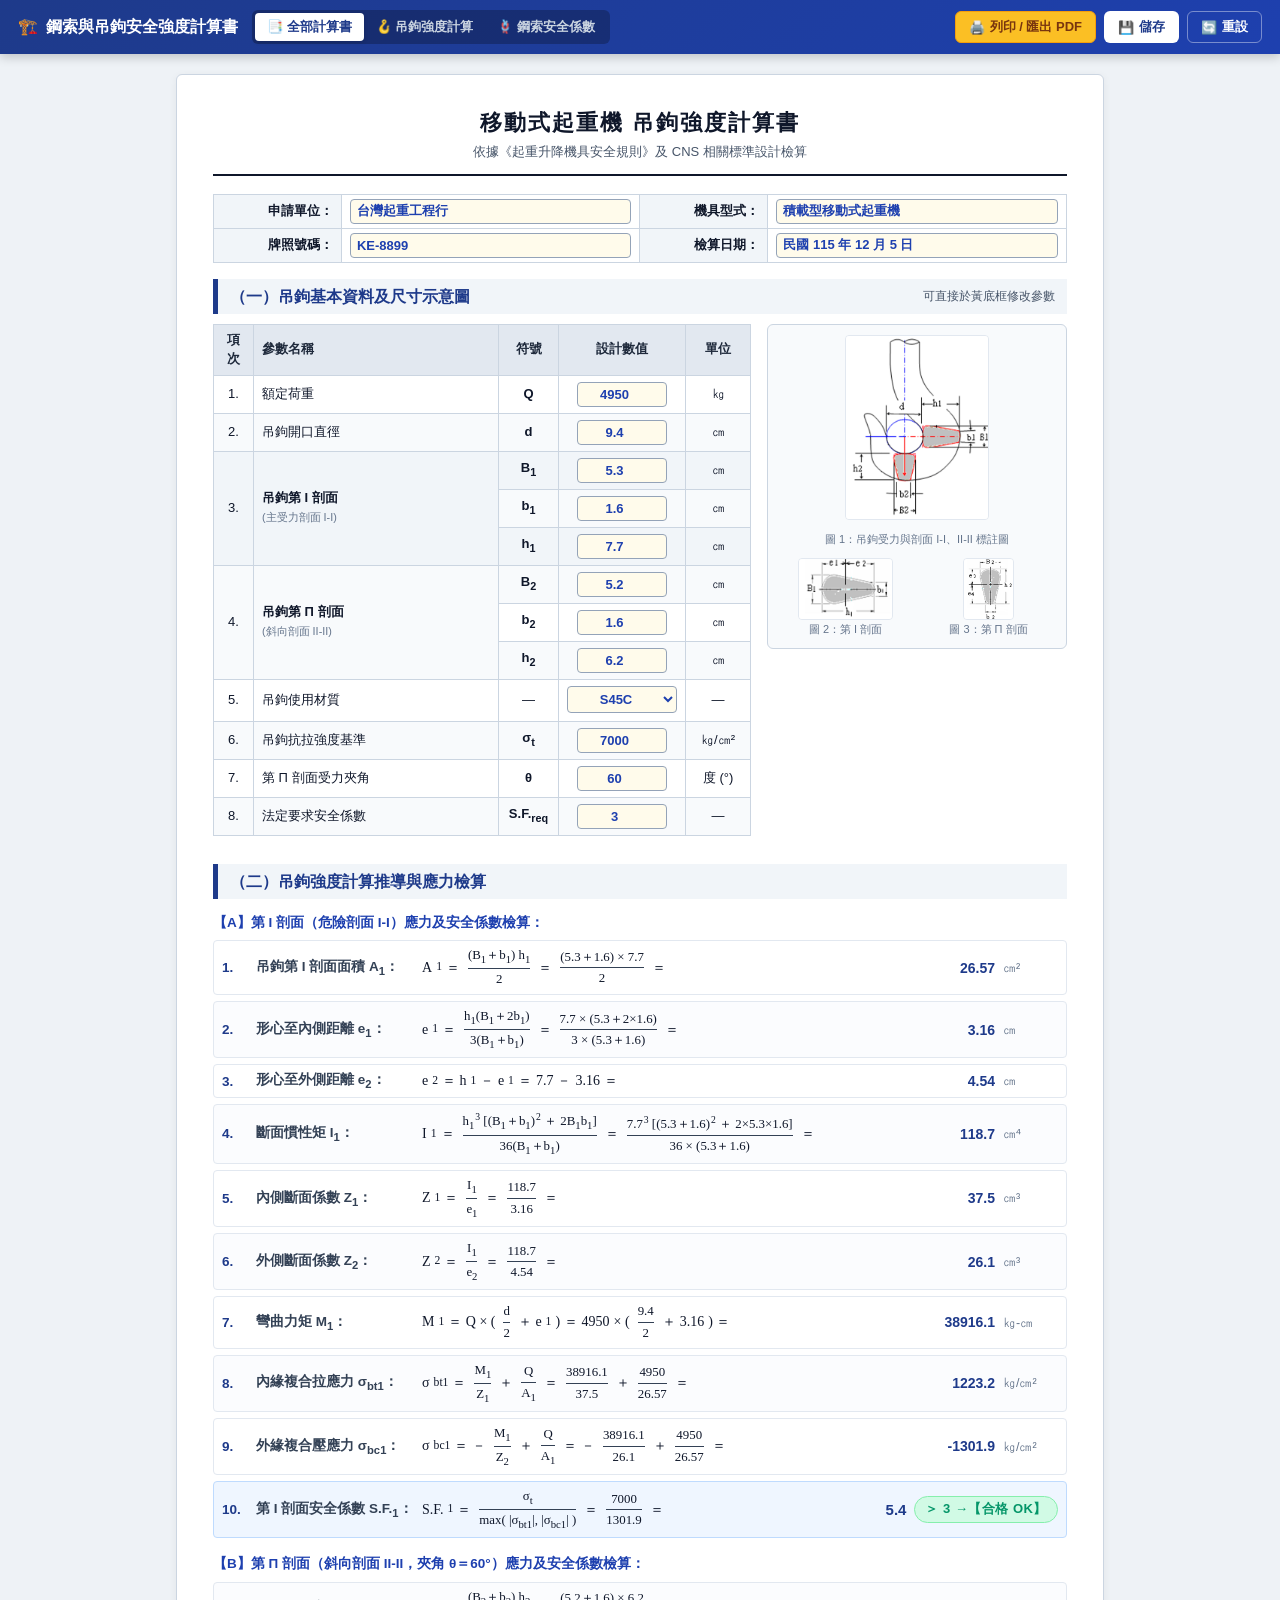
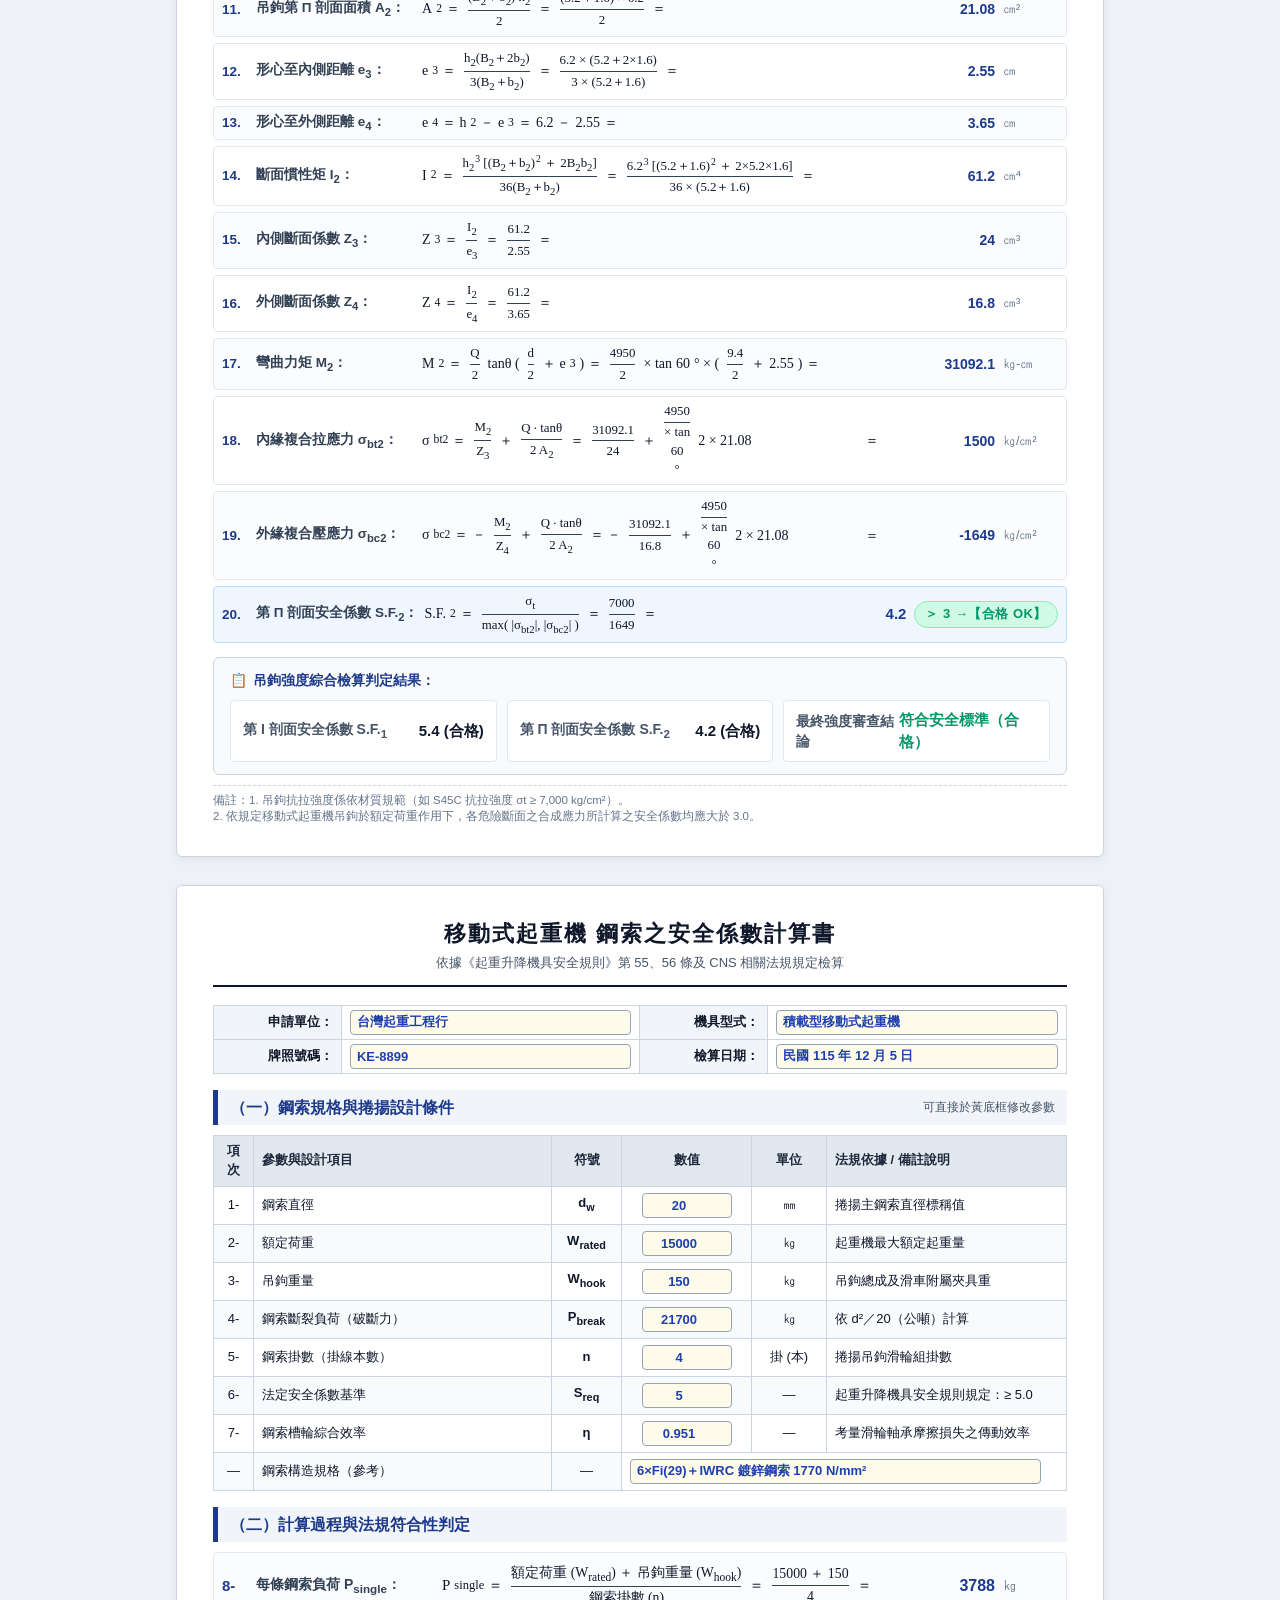
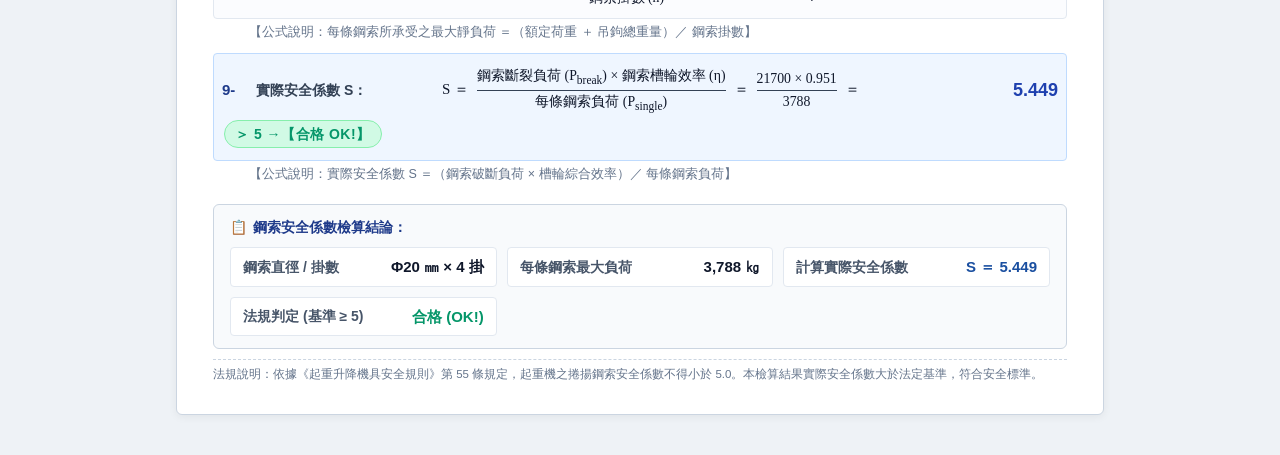
<file: 鋼索吊鉤計算/鋼索吊鉤計算.html>
<!DOCTYPE html>
<html lang="zh-TW">
<head>
  <meta charset="UTF-8">
  <meta name="viewport" content="width=device-width, initial-scale=1.0">
  <title>移動式起重機 鋼索與吊鉤安全強度計算書</title>
  <script src="../shared/case-bridge.js"></script>
  <style>
    :root {
      --primary: #1a4fa0;
      --primary-dark: #0f326a;
      --accent: #2563eb;
      --bg-page: #eef2f6;
      --card-bg: #ffffff;
      --border-color: #cbd5e1;
      --border-dark: #334155;
      --text-main: #0f172a;
      --text-muted: #475569;
      --ok-color: #059669;
      --ok-bg: #d1fae5;
      --ng-color: #dc2626;
      --ng-bg: #fee2e2;
      --input-bg: #fffbeb;
      --input-border: #f59e0b;
    }

    * {
      box-sizing: border-box;
      margin: 0;
      padding: 0;
    }

    body {
      font-family: "Microsoft JhengHei", "微軟正黑體", "Segoe UI", Arial, sans-serif;
      background-color: var(--bg-page);
      color: var(--text-main);
      line-height: 1.45;
      font-size: 14px;
      -webkit-print-color-adjust: exact;
      print-color-adjust: exact;
    }

    /* ============================================================
       TOOLBAR (SCREEN ONLY)
       ============================================================ */
    .toolbar {
      position: sticky;
      top: 0;
      z-index: 1000;
      background: linear-gradient(135deg, #1e3a8a 0%, #1e40af 100%);
      color: #ffffff;
      padding: 10px 18px;
      display: flex;
      flex-wrap: wrap;
      align-items: center;
      justify-content: space-between;
      gap: 12px;
      box-shadow: 0 3px 10px rgba(0,0,0,0.2);
    }

    .toolbar-left {
      display: flex;
      align-items: center;
      gap: 14px;
      flex-wrap: wrap;
    }

    .toolbar-title {
      font-size: 16px;
      font-weight: bold;
      display: flex;
      align-items: center;
      gap: 8px;
    }

    .toolbar-actions {
      display: flex;
      align-items: center;
      gap: 8px;
      flex-wrap: wrap;
    }

    .btn {
      display: inline-flex;
      align-items: center;
      justify-content: center;
      gap: 5px;
      padding: 6px 13px;
      font-size: 13px;
      font-weight: 600;
      border-radius: 6px;
      border: 1px solid transparent;
      cursor: pointer;
      transition: all 0.15s ease;
      font-family: inherit;
      text-decoration: none;
    }

    .btn-primary {
      background: #fbbf24;
      color: #78350f;
      border-color: #f59e0b;
    }
    .btn-primary:hover {
      background: #f59e0b;
      color: #ffffff;
    }

    .btn-light {
      background: #ffffff;
      color: #1e3a8a;
    }
    .btn-light:hover {
      background: #e2e8f0;
    }

    .btn-outline-white {
      background: transparent;
      color: #ffffff;
      border-color: rgba(255,255,255,0.4);
    }
    .btn-outline-white:hover {
      background: rgba(255,255,255,0.15);
      border-color: #ffffff;
    }

    .tab-group {
      display: flex;
      background: rgba(0,0,0,0.25);
      padding: 3px;
      border-radius: 6px;
    }

    .tab-btn {
      background: transparent;
      border: none;
      color: #cbd5e1;
      padding: 5px 12px;
      font-size: 13px;
      font-weight: 600;
      border-radius: 4px;
      cursor: pointer;
      transition: all 0.15s;
    }

    .tab-btn.active {
      background: #ffffff;
      color: #1e3a8a;
      box-shadow: 0 1px 4px rgba(0,0,0,0.15);
    }

    .preset-select {
      background: #ffffff;
      color: #1e3a8a;
      border: 1px solid #cbd5e1;
      padding: 5px 10px;
      border-radius: 6px;
      font-size: 13px;
      font-weight: 600;
      cursor: pointer;
      outline: none;
    }

    /* ============================================================
       DOCUMENT CONTAINER & PAGE STRUCTURE
       ============================================================ */
    .container {
      max-width: 960px;
      margin: 20px auto 40px;
      padding: 0 16px;
    }

    .doc-page {
      background: #ffffff;
      border: 1px solid var(--border-color);
      border-radius: 6px;
      box-shadow: 0 2px 8px rgba(0,0,0,0.06);
      padding: 32px 36px;
      margin-bottom: 28px;
      position: relative;
    }

    /* Title Block */
    .doc-header {
      text-align: center;
      border-bottom: 2px solid #0f172a;
      padding-bottom: 12px;
      margin-bottom: 18px;
    }

    .doc-title {
      font-size: 22px;
      font-weight: 800;
      letter-spacing: 2px;
      color: #0f172a;
      margin-bottom: 4px;
    }

    .doc-subtitle {
      font-size: 13px;
      color: var(--text-muted);
      font-weight: 500;
    }

    .doc-meta-table {
      width: 100%;
      border-collapse: collapse;
      margin-bottom: 16px;
      font-size: 13px;
    }

    .doc-meta-table td {
      padding: 4px 8px;
      border: 1px solid #cbd5e1;
    }

    .doc-meta-table .lbl {
      background: #f1f5f9;
      font-weight: 600;
      width: 15%;
      text-align: right;
    }

    .doc-meta-table .val {
      width: 35%;
    }

    /* Section Headings */
    .sec-title {
      font-size: 16px;
      font-weight: 700;
      background: #f1f5f9;
      color: #1e3a8a;
      border-left: 5px solid #1e3a8a;
      padding: 6px 12px;
      margin: 16px 0 10px;
      display: flex;
      justify-content: space-between;
      align-items: center;
    }

    /* Input & Table styles */
    .calc-table {
      width: 100%;
      border-collapse: collapse;
      margin-bottom: 12px;
      font-size: 13px;
    }

    .calc-table th, .calc-table td {
      border: 1px solid #cbd5e1;
      padding: 6px 8px;
      text-align: center;
      vertical-align: middle;
    }

    .calc-table th {
      background: #e2e8f0;
      font-weight: 700;
      color: #1e293b;
    }

    .calc-table tr:nth-child(even) td {
      background: #f8fafc;
    }

    .text-left { text-align: left !important; }
    .text-right { text-align: right !important; }
    .text-center { text-align: center !important; }

    /* Inputs */
    .num-input, .text-input, select.mat-select {
      width: 90px;
      padding: 4px 6px;
      border: 1px solid #94a3b8;
      border-radius: 4px;
      text-align: center;
      font-size: 13px;
      font-weight: 700;
      color: #1e40af;
      background: var(--input-bg);
      font-family: inherit;
      transition: border 0.15s, box-shadow 0.15s;
    }

    .num-input:focus, .text-input:focus, select.mat-select:focus {
      outline: none;
      border-color: #2563eb;
      box-shadow: 0 0 0 2px rgba(37,99,235,0.2);
    }

    .text-input {
      width: 140px;
      text-align: left;
    }

    select.mat-select {
      width: 110px;
      cursor: pointer;
    }

    /* Split layout: inputs vs diagrams */
    .split-layout {
      display: grid;
      grid-template-columns: 1fr 300px;
      gap: 16px;
      margin-bottom: 12px;
      align-items: start;
    }

    @media (max-width: 820px) {
      .split-layout {
        grid-template-columns: 1fr;
      }
    }

    .diagram-panel {
      display: flex;
      flex-direction: column;
      gap: 10px;
      background: #f8fafc;
      border: 1px solid #cbd5e1;
      border-radius: 6px;
      padding: 10px;
      align-items: center;
      text-align: center;
    }

    .diagram-img {
      max-width: 100%;
      height: auto;
      border: 1px solid #e2e8f0;
      border-radius: 4px;
      background: #ffffff;
    }

    .diagram-caption {
      font-size: 11px;
      color: #64748b;
      margin-top: 2px;
    }

    .sub-diagrams {
      display: flex;
      gap: 8px;
      justify-content: center;
      width: 100%;
    }

    .sub-diag-box {
      flex: 1;
      display: flex;
      flex-direction: column;
      align-items: center;
    }

    /* Formula & Calculation Steps */
    .steps-container {
      display: flex;
      flex-direction: column;
      gap: 6px;
      margin: 10px 0;
    }

    .step-row {
      display: flex;
      align-items: center;
      padding: 5px 8px;
      background: #ffffff;
      border: 1px solid #e2e8f0;
      border-radius: 4px;
      font-size: 13.5px;
      flex-wrap: wrap;
      gap: 6px;
    }

    .step-row:nth-child(odd) {
      background: #fbfcfe;
    }

    .step-row.highlight {
      background: #eff6ff;
      border-color: #bfdbfe;
    }

    .step-no {
      font-weight: 700;
      color: #1e3a8a;
      min-width: 28px;
    }

    .step-label {
      min-width: 160px;
      font-weight: 600;
      color: #334155;
    }

    .step-formula {
      display: inline-flex;
      align-items: center;
      gap: 4px;
      flex-grow: 1;
      font-family: "Cambria Math", "Times New Roman", "Segoe UI", serif;
      font-size: 14px;
      color: #0f172a;
    }

    .step-result {
      font-weight: 700;
      color: #1e3a8a;
      min-width: 110px;
      text-align: right;
      font-size: 14px;
    }

    .step-unit {
      color: #64748b;
      font-size: 12.5px;
      min-width: 55px;
      margin-left: 2px;
    }

    /* Math fraction rendering */
    .frac {
      display: inline-flex;
      flex-direction: column;
      vertical-align: middle;
      text-align: center;
      padding: 0 4px;
      font-size: 0.92em;
    }

    .frac-top {
      border-bottom: 1.5px solid #334155;
      padding-bottom: 1px;
    }

    .frac-bot {
      padding-top: 1px;
    }

    .sup {
      vertical-align: super;
      font-size: 0.75em;
      margin-left: 1px;
    }

    .sub {
      vertical-align: sub;
      font-size: 0.75em;
      margin-left: 1px;
    }

    /* Badges */
    .badge {
      display: inline-flex;
      align-items: center;
      justify-content: center;
      padding: 3px 10px;
      border-radius: 9999px;
      font-size: 13px;
      font-weight: 700;
      letter-spacing: 0.5px;
    }

    .badge-ok {
      background-color: var(--ok-bg);
      color: var(--ok-color);
      border: 1px solid #86efac;
    }

    .badge-ng {
      background-color: var(--ng-bg);
      color: var(--ng-color);
      border: 1px solid #fca5a5;
    }

    /* Summary Card / Conclusion Block */
    .summary-card {
      margin: 14px 0 10px;
      padding: 12px 16px;
      border-radius: 6px;
      border: 1.5px solid #cbd5e1;
      background: #f8fafc;
      display: flex;
      flex-direction: column;
      gap: 6px;
    }

    .summary-title {
      font-weight: 700;
      font-size: 14px;
      color: #1e3a8a;
      display: flex;
      align-items: center;
      gap: 6px;
    }

    .summary-grid {
      display: grid;
      grid-template-columns: repeat(auto-fit, minmax(220px, 1fr));
      gap: 10px;
      margin-top: 4px;
    }

    .summary-item {
      background: #ffffff;
      border: 1px solid #e2e8f0;
      border-radius: 4px;
      padding: 8px 12px;
      display: flex;
      justify-content: space-between;
      align-items: center;
    }

    .summary-item .item-title {
      font-weight: 600;
      color: #475569;
    }

    .summary-item .item-val {
      font-weight: 700;
      font-size: 15px;
    }

    /* Signatures Table */
    .sign-table {
      width: 100%;
      border-collapse: collapse;
      margin-top: 20px;
      font-size: 12.5px;
    }

    .sign-table td {
      border: 1px solid #94a3b8;
      padding: 6px 8px;
      text-align: center;
      height: 48px;
      vertical-align: middle;
    }

    .sign-table .sign-lbl {
      background: #f1f5f9;
      font-weight: 600;
      height: auto;
      padding: 4px 6px;
    }

    .note-box {
      margin-top: 10px;
      font-size: 11.5px;
      color: #64748b;
      line-height: 1.4;
      border-top: 1px dashed #cbd5e1;
      padding-top: 6px;
    }

    /* ============================================================
       PRINT MEDIA QUERY (PIXEL PERFECT A4 OUTPUT)
       ============================================================ */
    @page {
      size: A4 portrait;
      margin: 10mm 12mm 10mm 12mm;
    }

    @media print {
      body {
        background: #ffffff !important;
        font-size: 12px !important;
        color: #000000 !important;
      }

      .no-print, .toolbar {
        display: none !important;
      }

      .container {
        max-width: 100% !important;
        margin: 0 !important;
        padding: 0 !important;
      }

      .doc-page {
        box-shadow: none !important;
        border: none !important;
        padding: 0 0 10mm 0 !important;
        margin: 0 !important;
        page-break-after: always;
        break-after: page;
      }

      .doc-page:last-child {
        page-break-after: avoid;
        break-after: avoid;
      }

      /* When filtering tabs, hide non-active pages in print as well */
      .doc-page.tab-hidden {
        display: none !important;
      }

      /* Make inputs look like clean static text */
      input.num-input, input.text-input, select.mat-select {
        border: none !important;
        background: transparent !important;
        box-shadow: none !important;
        color: #000000 !important;
        font-weight: 700 !important;
        padding: 0 !important;
        -webkit-appearance: none !important;
        -moz-appearance: none !important;
        appearance: none !important;
      }

      .sec-title {
        background: #e2e8f0 !important;
        color: #000000 !important;
        border-left: 4px solid #000000 !important;
        padding: 4px 8px !important;
        font-size: 14px !important;
      }

      .step-row {
        padding: 3px 4px !important;
        font-size: 12px !important;
        border: 0.5px solid #cbd5e1 !important;
      }

      .step-formula {
        font-size: 12px !important;
      }

      .step-result {
        font-size: 12.5px !important;
      }

      .calc-table th {
        background: #e2e8f0 !important;
        color: #000000 !important;
      }

      .badge-ok {
        border: 1px solid #16a34a !important;
        color: #16a34a !important;
        background: #dcfce7 !important;
      }

      .badge-ng {
        border: 1px solid #dc2626 !important;
        color: #dc2626 !important;
        background: #fee2e2 !important;
      }

      .diagram-img {
        max-height: 180px;
      }
    }

    /* Screen Tab display rule */
    .tab-hidden {
      display: none;
    }
  </style>
</head>
<body>

  <!-- ============================================================
       TOP TOOLBAR (SCREEN CONTROLS)
       ============================================================ -->
  <div class="toolbar no-print">
    <div class="toolbar-left">
      <div class="toolbar-title">
        <span>🏗️</span>
        <span>鋼索與吊鉤安全強度計算書</span>
      </div>

      <div class="tab-group">
        <button class="tab-btn active" onclick="switchTab('all')">📑 全部計算書</button>
        <button class="tab-btn" onclick="switchTab('hook')">🪝 吊鉤強度計算</button>
        <button class="tab-btn" onclick="switchTab('wire')">🪢 鋼索安全係數</button>
      </div>
    </div>

    <div class="toolbar-actions">

      <button class="btn btn-primary" onclick="window.print()">
        <span>🖨️</span> 列印 / 匯出 PDF
      </button>

      <button class="btn btn-light" onclick="saveData()">
        <span>💾</span> 儲存
      </button>

      <button class="btn btn-outline-white" onclick="resetForm()">
        <span>🔄</span> 重設
      </button>
    </div>
  </div>

  <!-- ============================================================
       MAIN CONTAINER WITH THE TWO CALCULATION SHEETS
       ============================================================ -->
  <div class="container" id="printableContent">

    <!-- ============================================================
         PAGE 1: 吊鉤強度計算書 (HOOK STRENGTH CALCULATION)
         ============================================================ -->
    <div class="doc-page" id="page-hook">
      <div class="doc-header">
        <div class="doc-title">移動式起重機 吊鉤強度計算書</div>
        <div class="doc-subtitle">依據《起重升降機具安全規則》及 CNS 相關標準設計檢算</div>
      </div>

      <!-- 機具基本資料 -->
      <table class="doc-meta-table">
        <tr>
          <td class="lbl">申請單位：</td>
          <td class="val"><input type="text" class="text-input" id="applicant" value="台灣起重工程行" oninput="saveData()" style="width:100%;"></td>
          <td class="lbl">機具型式：</td>
          <td class="val"><input type="text" class="text-input" id="craneModel" value="積載型移動式起重機" oninput="saveData()" style="width:100%;"></td>
        </tr>
        <tr>
          <td class="lbl">牌照號碼：</td>
          <td class="val"><input type="text" class="text-input" id="plateNo" value="KE-8899" oninput="saveData()" style="width:100%;"></td>
          <td class="lbl">檢算日期：</td>
          <td class="val"><input type="text" class="text-input" id="calcDate" value="" oninput="saveData()" style="width:100%;"></td>
        </tr>
      </table>

      <!-- （一）吊鉤基本資料 -->
      <div class="sec-title">
        <span>（一）吊鉤基本資料及尺寸示意圖</span>
        <span style="font-size:12px; font-weight:normal; color:#475569;" class="no-print">可直接於黃底框修改參數</span>
      </div>

      <div class="split-layout">
        <!-- 左側參數輸入表格 -->
        <div>
          <table class="calc-table">
            <thead>
              <tr>
                <th style="width:40px;">項次</th>
                <th class="text-left">參數名稱</th>
                <th style="width:60px;">符號</th>
                <th style="width:110px;">設計數值</th>
                <th style="width:65px;">單位</th>
              </tr>
            </thead>
            <tbody>
              <tr>
                <td>1.</td>
                <td class="text-left">額定荷重</td>
                <td><b>Q</b></td>
                <td><input type="number" class="num-input" id="hook_Q" value="4950" step="any" oninput="recalcHook()"></td>
                <td>㎏</td>
              </tr>
              <tr>
                <td>2.</td>
                <td class="text-left">吊鉤開口直徑</td>
                <td><b>d</b></td>
                <td><input type="number" class="num-input" id="hook_d" value="9.4" step="any" oninput="recalcHook()"></td>
                <td>㎝</td>
              </tr>
              <tr style="background:#f1f5f9;">
                <td rowspan="3">3.</td>
                <td rowspan="3" class="text-left"><b>吊鉤第 І 剖面</b><br><small style="color:#64748b;">(主受力剖面 I-I)</small></td>
                <td><b>B<sub>1</sub></b></td>
                <td><input type="number" class="num-input" id="hook_B1" value="5.3" step="any" oninput="recalcHook()"></td>
                <td>㎝</td>
              </tr>
              <tr style="background:#f1f5f9;">
                <td><b>b<sub>1</sub></b></td>
                <td><input type="number" class="num-input" id="hook_b1" value="1.6" step="any" oninput="recalcHook()"></td>
                <td>㎝</td>
              </tr>
              <tr style="background:#f1f5f9;">
                <td><b>h<sub>1</sub></b></td>
                <td><input type="number" class="num-input" id="hook_h1" value="7.7" step="any" oninput="recalcHook()"></td>
                <td>㎝</td>
              </tr>
              <tr>
                <td rowspan="3">4.</td>
                <td rowspan="3" class="text-left"><b>吊鉤第 П 剖面</b><br><small style="color:#64748b;">(斜向剖面 II-II)</small></td>
                <td><b>B<sub>2</sub></b></td>
                <td><input type="number" class="num-input" id="hook_B2" value="5.2" step="any" oninput="recalcHook()"></td>
                <td>㎝</td>
              </tr>
              <tr>
                <td><b>b<sub>2</sub></b></td>
                <td><input type="number" class="num-input" id="hook_b2" value="1.6" step="any" oninput="recalcHook()"></td>
                <td>㎝</td>
              </tr>
              <tr>
                <td><b>h<sub>2</sub></b></td>
                <td><input type="number" class="num-input" id="hook_h2" value="6.2" step="any" oninput="recalcHook()"></td>
                <td>㎝</td>
              </tr>
              <tr>
                <td>5.</td>
                <td class="text-left">吊鉤使用材質</td>
                <td>—</td>
                <td>
                  <select id="hook_mat" class="mat-select" onchange="onMaterialChange(this.value)">
                    <option value="S45C:7000" selected>S45C</option>
                    <option value="S35C:6000">S35C</option>
                    <option value="S25C:5000">S25C</option>
                    <option value="S20C:4500">S20C</option>
                    <option value="SNCM439:9000">SNCM439</option>
                    <option value="NOCERT:4500">無材證（σt 取 4500）</option>
                    <option value="custom">自訂材質...</option>
                  </select>
                  <div id="hookMatNote" style="color:#b45309;font-size:12px;margin-top:2px;"></div>
                </td>
                <td>—</td>
              </tr>
              <tr>
                <td>6.</td>
                <td class="text-left">吊鉤抗拉強度基準</td>
                <td><b>σ<sub>t</sub></b></td>
                <td><input type="number" class="num-input" id="hook_sigmat" value="7000" step="any" oninput="recalcHook()"></td>
                <td>㎏/㎝²</td>
              </tr>
              <tr>
                <td>7.</td>
                <td class="text-left">第 П 剖面受力夾角</td>
                <td><b>θ</b></td>
                <td><input type="number" class="num-input" id="hook_theta" value="60" step="any" oninput="recalcHook()"></td>
                <td>度 (°)</td>
              </tr>
              <tr>
                <td>8.</td>
                <td class="text-left">法定要求安全係數</td>
                <td><b>S.F.<sub>req</sub></b></td>
                <td><input type="number" class="num-input" id="hook_sf_req" value="3.0" step="any" oninput="recalcHook()"></td>
                <td>—</td>
              </tr>
            </tbody>
          </table>
        </div>

        <!-- 右側圖解 -->
        <div class="diagram-panel">
          <img src="img/hook_main.png" alt="吊鉤尺寸圖" class="diagram-img" style="max-height:185px;">
          <div class="diagram-caption">圖 1：吊鉤受力與剖面 I-I、II-II 標註圖</div>
          
          <div class="sub-diagrams">
            <div class="sub-diag-box">
              <img src="img/hook_sec1.png" alt="第 I 剖面圖" class="diagram-img" style="max-height:62px;">
              <div class="diagram-caption">圖 2：第 І 剖面</div>
            </div>
            <div class="sub-diag-box">
              <img src="img/hook_sec2.png" alt="第 II 剖面圖" class="diagram-img" style="max-height:62px;">
              <div class="diagram-caption">圖 3：第 П 剖面</div>
            </div>
          </div>
        </div>
      </div>

      <!-- （二）吊鉤之強度計算 -->
      <div class="sec-title">
        <span>（二）吊鉤強度計算推導與應力檢算</span>
      </div>

      <div class="steps-container">
        <!-- Section I -->
        <div style="font-weight:700; color:#1e40af; margin:4px 0 2px; font-size:13.5px;">【A】第 І 剖面（危險剖面 I-I）應力及安全係數檢算：</div>

        <!-- 1. A1 -->
        <div class="step-row">
          <span class="step-no">1.</span>
          <span class="step-label">吊鉤第 І 剖面面積 A<sub>1</sub>：</span>
          <span class="step-formula">
            A<sub>1</sub> ＝ 
            <span class="frac"><span class="frac-top">(B<sub>1</sub>＋b<sub>1</sub>) h<sub>1</sub></span><span class="frac-bot">2</span></span>
            ＝ 
            <span class="frac"><span class="frac-top">(<span id="txt_B1">5.3</span>＋<span id="txt_b1">1.6</span>) × <span id="txt_h1">7.7</span></span><span class="frac-bot">2</span></span>
            ＝
          </span>
          <span class="step-result" id="res_A1">26.57</span>
          <span class="step-unit">㎝²</span>
        </div>

        <!-- 2. e1 -->
        <div class="step-row">
          <span class="step-no">2.</span>
          <span class="step-label">形心至內側距離 e<sub>1</sub>：</span>
          <span class="step-formula">
            e<sub>1</sub> ＝ 
            <span class="frac"><span class="frac-top">h<sub>1</sub>(B<sub>1</sub>＋2b<sub>1</sub>)</span><span class="frac-bot">3(B<sub>1</sub>＋b<sub>1</sub>)</span></span>
            ＝ 
            <span class="frac"><span class="frac-top"><span id="txt_h1_e1">7.7</span> × (<span id="txt_B1_e1">5.3</span>＋2×<span id="txt_b1_e1">1.6</span>)</span><span class="frac-bot">3 × (<span id="txt_B1_e1_d">5.3</span>＋<span id="txt_b1_e1_d">1.6</span>)</span></span>
            ＝
          </span>
          <span class="step-result" id="res_e1">3.16</span>
          <span class="step-unit">㎝</span>
        </div>

        <!-- 3. e2 -->
        <div class="step-row">
          <span class="step-no">3.</span>
          <span class="step-label">形心至外側距離 e<sub>2</sub>：</span>
          <span class="step-formula">
            e<sub>2</sub> ＝ h<sub>1</sub> － e<sub>1</sub> ＝ <span id="txt_h1_e2">7.7</span> － <span id="txt_e1_sub">3.16</span> ＝
          </span>
          <span class="step-result" id="res_e2">4.54</span>
          <span class="step-unit">㎝</span>
        </div>

        <!-- 4. I1 -->
        <div class="step-row">
          <span class="step-no">4.</span>
          <span class="step-label">斷面慣性矩 I<sub>1</sub>：</span>
          <span class="step-formula">
            I<sub>1</sub> ＝ 
            <span class="frac"><span class="frac-top">h<sub>1</sub><span class="sup">3</span> [(B<sub>1</sub>＋b<sub>1</sub>)<span class="sup">2</span> ＋ 2B<sub>1</sub>b<sub>1</sub>]</span><span class="frac-bot">36(B<sub>1</sub>＋b<sub>1</sub>)</span></span>
            ＝ 
            <span class="frac"><span class="frac-top"><span id="txt_h1_I1">7.7</span><span class="sup">3</span> [(<span id="txt_B1_I1">5.3</span>＋<span id="txt_b1_I1">1.6</span>)<span class="sup">2</span> ＋ 2×<span id="txt_B1_I1_2">5.3</span>×<span id="txt_b1_I1_2">1.6</span>]</span><span class="frac-bot">36 × (<span id="txt_B1_I1_d">5.3</span>＋<span id="txt_b1_I1_d">1.6</span>)</span></span>
            ＝
          </span>
          <span class="step-result" id="res_I1">118.7</span>
          <span class="step-unit">㎝⁴</span>
        </div>

        <!-- 5. Z1 -->
        <div class="step-row">
          <span class="step-no">5.</span>
          <span class="step-label">內側斷面係數 Z<sub>1</sub>：</span>
          <span class="step-formula">
            Z<sub>1</sub> ＝ 
            <span class="frac"><span class="frac-top">I<sub>1</sub></span><span class="frac-bot">e<sub>1</sub></span></span>
            ＝ 
            <span class="frac"><span class="frac-top" id="txt_I1_Z1">118.7</span><span class="frac-bot" id="txt_e1_Z1">3.16</span></span>
            ＝
          </span>
          <span class="step-result" id="res_Z1">37.5</span>
          <span class="step-unit">㎝³</span>
        </div>

        <!-- 6. Z2 -->
        <div class="step-row">
          <span class="step-no">6.</span>
          <span class="step-label">外側斷面係數 Z<sub>2</sub>：</span>
          <span class="step-formula">
            Z<sub>2</sub> ＝ 
            <span class="frac"><span class="frac-top">I<sub>1</sub></span><span class="frac-bot">e<sub>2</sub></span></span>
            ＝ 
            <span class="frac"><span class="frac-top" id="txt_I1_Z2">118.7</span><span class="frac-bot" id="txt_e2_Z2">4.54</span></span>
            ＝
          </span>
          <span class="step-result" id="res_Z2">26.1</span>
          <span class="step-unit">㎝³</span>
        </div>

        <!-- 7. M1 -->
        <div class="step-row">
          <span class="step-no">7.</span>
          <span class="step-label">彎曲力矩 M<sub>1</sub>：</span>
          <span class="step-formula">
            M<sub>1</sub> ＝ Q × ( <span class="frac"><span class="frac-top">d</span><span class="frac-bot">2</span></span> ＋ e<sub>1</sub> ) 
            ＝ <span id="txt_Q_M1">4950</span> × ( <span class="frac"><span class="frac-top" id="txt_d_M1">9.4</span><span class="frac-bot">2</span></span> ＋ <span id="txt_e1_M1">3.16</span> ) ＝
          </span>
          <span class="step-result" id="res_M1">38916.1</span>
          <span class="step-unit">㎏-㎝</span>
        </div>

        <!-- 8. sig_bt1 -->
        <div class="step-row">
          <span class="step-no">8.</span>
          <span class="step-label">內緣複合拉應力 σ<sub>bt1</sub>：</span>
          <span class="step-formula">
            σ<sub>bt1</sub> ＝ 
            <span class="frac"><span class="frac-top">M<sub>1</sub></span><span class="frac-bot">Z<sub>1</sub></span></span> ＋ 
            <span class="frac"><span class="frac-top">Q</span><span class="frac-bot">A<sub>1</sub></span></span>
            ＝ 
            <span class="frac"><span class="frac-top" id="txt_M1_bt1">38916.1</span><span class="frac-bot" id="txt_Z1_bt1">37.5</span></span> ＋ 
            <span class="frac"><span class="frac-top" id="txt_Q_bt1">4950</span><span class="frac-bot" id="txt_A1_bt1">26.57</span></span> ＝
          </span>
          <span class="step-result" id="res_sig_bt1">1223.2</span>
          <span class="step-unit">㎏/㎝²</span>
        </div>

        <!-- 9. sig_bc1 -->
        <div class="step-row">
          <span class="step-no">9.</span>
          <span class="step-label">外緣複合壓應力 σ<sub>bc1</sub>：</span>
          <span class="step-formula">
            σ<sub>bc1</sub> ＝ －
            <span class="frac"><span class="frac-top">M<sub>1</sub></span><span class="frac-bot">Z<sub>2</sub></span></span> ＋ 
            <span class="frac"><span class="frac-top">Q</span><span class="frac-bot">A<sub>1</sub></span></span>
            ＝ －
            <span class="frac"><span class="frac-top" id="txt_M1_bc1">38916.1</span><span class="frac-bot" id="txt_Z2_bc1">26.1</span></span> ＋ 
            <span class="frac"><span class="frac-top" id="txt_Q_bc1">4950</span><span class="frac-bot" id="txt_A1_bc1">26.57</span></span> ＝
          </span>
          <span class="step-result" id="res_sig_bc1">-1301.9</span>
          <span class="step-unit">㎏/㎝²</span>
        </div>

        <!-- 10. S.F. 1 -->
        <div class="step-row highlight">
          <span class="step-no">10.</span>
          <span class="step-label">第 І 剖面安全係數 S.F.<sub>1</sub>：</span>
          <span class="step-formula">
            S.F.<sub>1</sub> ＝ 
            <span class="frac"><span class="frac-top">σ<sub>t</sub></span><span class="frac-bot">max( |σ<sub>bt1</sub>|, |σ<sub>bc1</sub>| )</span></span>
            ＝ 
            <span class="frac"><span class="frac-top" id="txt_sigmat_sf1">7000</span><span class="frac-bot" id="txt_max_sig1">1301.9</span></span> ＝
          </span>
          <span class="step-result" id="res_sf1" style="font-size:15px;">5.4</span>
          <span class="step-unit" style="min-width:140px;" id="badge_sf1">
            <span class="badge badge-ok">＞ 3.0 →【合格 OK】</span>
          </span>
        </div>

        <!-- Section II -->
        <div style="font-weight:700; color:#1e40af; margin:10px 0 2px; font-size:13.5px;">【B】第 П 剖面（斜向剖面 II-II，夾角 θ＝<span id="txt_theta_label">60</span>°）應力及安全係數檢算：</div>

        <!-- 11. A2 -->
        <div class="step-row">
          <span class="step-no">11.</span>
          <span class="step-label">吊鉤第 П 剖面面積 A<sub>2</sub>：</span>
          <span class="step-formula">
            A<sub>2</sub> ＝ 
            <span class="frac"><span class="frac-top">(B<sub>2</sub>＋b<sub>2</sub>) h<sub>2</sub></span><span class="frac-bot">2</span></span>
            ＝ 
            <span class="frac"><span class="frac-top">(<span id="txt_B2">5.2</span>＋<span id="txt_b2">1.6</span>) × <span id="txt_h2">6.2</span></span><span class="frac-bot">2</span></span>
            ＝
          </span>
          <span class="step-result" id="res_A2">21.08</span>
          <span class="step-unit">㎝²</span>
        </div>

        <!-- 12. e3 -->
        <div class="step-row">
          <span class="step-no">12.</span>
          <span class="step-label">形心至內側距離 e<sub>3</sub>：</span>
          <span class="step-formula">
            e<sub>3</sub> ＝ 
            <span class="frac"><span class="frac-top">h<sub>2</sub>(B<sub>2</sub>＋2b<sub>2</sub>)</span><span class="frac-bot">3(B<sub>2</sub>＋b<sub>2</sub>)</span></span>
            ＝ 
            <span class="frac"><span class="frac-top"><span id="txt_h2_e3">6.2</span> × (<span id="txt_B2_e3">5.2</span>＋2×<span id="txt_b2_e3">1.6</span>)</span><span class="frac-bot">3 × (<span id="txt_B2_e3_d">5.2</span>＋<span id="txt_b2_e3_d">1.6</span>)</span></span>
            ＝
          </span>
          <span class="step-result" id="res_e3">2.55</span>
          <span class="step-unit">㎝</span>
        </div>

        <!-- 13. e4 -->
        <div class="step-row">
          <span class="step-no">13.</span>
          <span class="step-label">形心至外側距離 e<sub>4</sub>：</span>
          <span class="step-formula">
            e<sub>4</sub> ＝ h<sub>2</sub> － e<sub>3</sub> ＝ <span id="txt_h2_e4">6.2</span> － <span id="txt_e3_sub">2.55</span> ＝
          </span>
          <span class="step-result" id="res_e4">3.65</span>
          <span class="step-unit">㎝</span>
        </div>

        <!-- 14. I2 -->
        <div class="step-row">
          <span class="step-no">14.</span>
          <span class="step-label">斷面慣性矩 I<sub>2</sub>：</span>
          <span class="step-formula">
            I<sub>2</sub> ＝ 
            <span class="frac"><span class="frac-top">h<sub>2</sub><span class="sup">3</span> [(B<sub>2</sub>＋b<sub>2</sub>)<span class="sup">2</span> ＋ 2B<sub>2</sub>b<sub>2</sub>]</span><span class="frac-bot">36(B<sub>2</sub>＋b<sub>2</sub>)</span></span>
            ＝ 
            <span class="frac"><span class="frac-top"><span id="txt_h2_I2">6.2</span><span class="sup">3</span> [(<span id="txt_B2_I2">5.2</span>＋<span id="txt_b2_I2">1.6</span>)<span class="sup">2</span> ＋ 2×<span id="txt_B2_I2_2">5.2</span>×<span id="txt_b2_I2_2">1.6</span>]</span><span class="frac-bot">36 × (<span id="txt_B2_I2_d">5.2</span>＋<span id="txt_b2_I2_d">1.6</span>)</span></span>
            ＝
          </span>
          <span class="step-result" id="res_I2">61.2</span>
          <span class="step-unit">㎝⁴</span>
        </div>

        <!-- 15. Z3 -->
        <div class="step-row">
          <span class="step-no">15.</span>
          <span class="step-label">內側斷面係數 Z<sub>3</sub>：</span>
          <span class="step-formula">
            Z<sub>3</sub> ＝ 
            <span class="frac"><span class="frac-top">I<sub>2</sub></span><span class="frac-bot">e<sub>3</sub></span></span>
            ＝ 
            <span class="frac"><span class="frac-top" id="txt_I2_Z3">61.2</span><span class="frac-bot" id="txt_e3_Z3">2.55</span></span>
            ＝
          </span>
          <span class="step-result" id="res_Z3">24.0</span>
          <span class="step-unit">㎝³</span>
        </div>

        <!-- 16. Z4 -->
        <div class="step-row">
          <span class="step-no">16.</span>
          <span class="step-label">外側斷面係數 Z<sub>4</sub>：</span>
          <span class="step-formula">
            Z<sub>4</sub> ＝ 
            <span class="frac"><span class="frac-top">I<sub>2</sub></span><span class="frac-bot">e<sub>4</sub></span></span>
            ＝ 
            <span class="frac"><span class="frac-top" id="txt_I2_Z4">61.2</span><span class="frac-bot" id="txt_e4_Z4">3.65</span></span>
            ＝
          </span>
          <span class="step-result" id="res_Z4">16.8</span>
          <span class="step-unit">㎝³</span>
        </div>

        <!-- 17. M2 -->
        <div class="step-row">
          <span class="step-no">17.</span>
          <span class="step-label">彎曲力矩 M<sub>2</sub>：</span>
          <span class="step-formula">
            M<sub>2</sub> ＝ <span class="frac"><span class="frac-top">Q</span><span class="frac-bot">2</span></span> tanθ ( <span class="frac"><span class="frac-top">d</span><span class="frac-bot">2</span></span> ＋ e<sub>3</sub> )
            ＝ <span class="frac"><span class="frac-top" id="txt_Q_M2">4950</span><span class="frac-bot">2</span></span> × tan<span id="txt_theta_M2">60</span>° × ( <span class="frac"><span class="frac-top" id="txt_d_M2">9.4</span><span class="frac-bot">2</span></span> ＋ <span id="txt_e3_M2">2.55</span> ) ＝
          </span>
          <span class="step-result" id="res_M2">31092.1</span>
          <span class="step-unit">㎏-㎝</span>
        </div>

        <!-- 18. sig_bt2 -->
        <div class="step-row">
          <span class="step-no">18.</span>
          <span class="step-label">內緣複合拉應力 σ<sub>bt2</sub>：</span>
          <span class="step-formula">
            σ<sub>bt2</sub> ＝ 
            <span class="frac"><span class="frac-top">M<sub>2</sub></span><span class="frac-bot">Z<sub>3</sub></span></span> ＋ 
            <span class="frac"><span class="frac-top">Q · tanθ</span><span class="frac-bot">2 A<sub>2</sub></span></span>
            ＝ 
            <span class="frac"><span class="frac-top" id="txt_M2_bt2">31092.1</span><span class="frac-bot" id="txt_Z3_bt2">24.0</span></span> ＋ 
            <span class="frac"><span class="frac-top" id="txt_Q_bt2">4950</span> × tan<span id="txt_theta_bt2">60</span>°</span><span class="frac-bot">2 × <span id="txt_A2_bt2">21.08</span></span></span> ＝
          </span>
          <span class="step-result" id="res_sig_bt2">1500.0</span>
          <span class="step-unit">㎏/㎝²</span>
        </div>

        <!-- 19. sig_bc2 -->
        <div class="step-row">
          <span class="step-no">19.</span>
          <span class="step-label">外緣複合壓應力 σ<sub>bc2</sub>：</span>
          <span class="step-formula">
            σ<sub>bc2</sub> ＝ －
            <span class="frac"><span class="frac-top">M<sub>2</sub></span><span class="frac-bot">Z<sub>4</sub></span></span> ＋ 
            <span class="frac"><span class="frac-top">Q · tanθ</span><span class="frac-bot">2 A<sub>2</sub></span></span>
            ＝ －
            <span class="frac"><span class="frac-top" id="txt_M2_bc2">31092.1</span><span class="frac-bot" id="txt_Z4_bc2">16.8</span></span> ＋ 
            <span class="frac"><span class="frac-top" id="txt_Q_bc2">4950</span> × tan<span id="txt_theta_bc2">60</span>°</span><span class="frac-bot">2 × <span id="txt_A2_bc2">21.08</span></span></span> ＝
          </span>
          <span class="step-result" id="res_sig_bc2">-1649.0</span>
          <span class="step-unit">㎏/㎝²</span>
        </div>

        <!-- 20. S.F. 2 -->
        <div class="step-row highlight">
          <span class="step-no">20.</span>
          <span class="step-label">第 П 剖面安全係數 S.F.<sub>2</sub>：</span>
          <span class="step-formula">
            S.F.<sub>2</sub> ＝ 
            <span class="frac"><span class="frac-top">σ<sub>t</sub></span><span class="frac-bot">max( |σ<sub>bt2</sub>|, |σ<sub>bc2</sub>| )</span></span>
            ＝ 
            <span class="frac"><span class="frac-top" id="txt_sigmat_sf2">7000</span><span class="frac-bot" id="txt_max_sig2">1649.0</span></span> ＝
          </span>
          <span class="step-result" id="res_sf2" style="font-size:15px;">4.2</span>
          <span class="step-unit" style="min-width:140px;" id="badge_sf2">
            <span class="badge badge-ok">＞ 3.0 →【合格 OK】</span>
          </span>
        </div>
      </div>

      <!-- 總結與判定 -->
      <div class="summary-card">
        <div class="summary-title">
          <span>📋</span>
          <span>吊鉤強度綜合檢算判定結果：</span>
        </div>
        <div class="summary-grid">
          <div class="summary-item">
            <span class="item-title">第 І 剖面安全係數 S.F.<sub>1</sub></span>
            <span class="item-val" id="sum_sf1">5.4 (合格)</span>
          </div>
          <div class="summary-item">
            <span class="item-title">第 П 剖面安全係數 S.F.<sub>2</sub></span>
            <span class="item-val" id="sum_sf2">4.2 (合格)</span>
          </div>
          <div class="summary-item">
            <span class="item-title">最終強度審查結論</span>
            <span class="item-val" id="sum_final_hook" style="color:var(--ok-color);">符合安全標準（合格）</span>
          </div>
        </div>
      </div>

      <div class="note-box">
        備註：1. 吊鉤抗拉強度係依材質規範（如 S45C 抗拉強度 σt ≥ 7,000 kg/cm²）。<br>
        2. 依規定移動式起重機吊鉤於額定荷重作用下，各危險斷面之合成應力所計算之安全係數均應大於 3.0。
      </div>
    </div>


    <!-- ============================================================
         PAGE 2: 鋼索之安全係數計算書 (WIRE ROPE SAFETY FACTOR)
         ============================================================ -->
    <div class="doc-page" id="page-wire">
      <div class="doc-header">
        <div class="doc-title">移動式起重機 鋼索之安全係數計算書</div>
        <div class="doc-subtitle">依據《起重升降機具安全規則》第 55、56 條及 CNS 相關法規規定檢算</div>
      </div>

      <!-- 機具基本資料 -->
      <table class="doc-meta-table">
        <tr>
          <td class="lbl">申請單位：</td>
          <td class="val"><input type="text" class="text-input" id="wire_applicant" value="台灣起重工程行" oninput="syncFields('applicant', this.value)" style="width:100%;"></td>
          <td class="lbl">機具型式：</td>
          <td class="val"><input type="text" class="text-input" id="wire_craneModel" value="積載型移動式起重機" oninput="syncFields('craneModel', this.value)" style="width:100%;"></td>
        </tr>
        <tr>
          <td class="lbl">牌照號碼：</td>
          <td class="val"><input type="text" class="text-input" id="wire_plateNo" value="KE-8899" oninput="syncFields('plateNo', this.value)" style="width:100%;"></td>
          <td class="lbl">檢算日期：</td>
          <td class="val"><input type="text" class="text-input" id="wire_calcDate" value="" oninput="syncFields('calcDate', this.value)" style="width:100%;"></td>
        </tr>
      </table>

      <!-- （一）鋼索及捲揚機構基本資料 -->
      <div class="sec-title">
        <span>（一）鋼索規格與捲揚設計條件</span>
        <span style="font-size:12px; font-weight:normal; color:#475569;" class="no-print">可直接於黃底框修改參數</span>
      </div>

      <table class="calc-table">
        <thead>
          <tr>
            <th style="width:40px;">項次</th>
            <th class="text-left">參數與設計項目</th>
            <th style="width:70px;">符號</th>
            <th style="width:130px;">數值</th>
            <th style="width:75px;">單位</th>
            <th class="text-left" style="width:240px;">法規依據 / 備註說明</th>
          </tr>
        </thead>
        <tbody>
          <tr>
            <td>1-</td>
            <td class="text-left">鋼索直徑</td>
            <td><b>d<sub>w</sub></b></td>
            <td><input type="number" class="num-input" id="wire_d" value="20" step="any" oninput="recalcWire()"></td>
            <td>㎜</td>
            <td class="text-left">捲揚主鋼索直徑標稱值</td>
          </tr>
          <tr>
            <td>2-</td>
            <td class="text-left">額定荷重</td>
            <td><b>W<sub>rated</sub></b></td>
            <td><input type="number" class="num-input" id="wire_Wrated" value="15000" step="any" oninput="recalcWire()"></td>
            <td>㎏</td>
            <td class="text-left">起重機最大額定起重量</td>
          </tr>
          <tr>
            <td>3-</td>
            <td class="text-left">吊鉤重量</td>
            <td><b>W<sub>hook</sub></b></td>
            <td><input type="number" class="num-input" id="wire_Whook" value="150" step="any" oninput="recalcWire()"></td>
            <td>㎏</td>
            <td class="text-left">吊鉤總成及滑車附屬夾具重</td>
          </tr>
          <tr>
            <td>4-</td>
            <td class="text-left">鋼索斷裂負荷（破斷力）</td>
            <td><b>P<sub>break</sub></b></td>
            <td><input type="number" class="num-input" id="wire_Pbreak" value="21700" step="any" oninput="recalcWire()"></td>
            <td>㎏</td>
            <td class="text-left">依 d²／20（公噸）計算</td>
          </tr>
          <tr>
            <td>5-</td>
            <td class="text-left">鋼索掛數（掛線本數）</td>
            <td><b>n</b></td>
            <td><input type="number" class="num-input" id="wire_n" value="4" step="1" min="1" oninput="recalcWire()"></td>
            <td>掛 (本)</td>
            <td class="text-left">捲揚吊鉤滑輪組掛數</td>
          </tr>
          <tr>
            <td>6-</td>
            <td class="text-left">法定安全係數基準</td>
            <td><b>S<sub>req</sub></b></td>
            <td><input type="number" class="num-input" id="wire_Sreq" value="5.0" step="any" oninput="recalcWire()"></td>
            <td>—</td>
            <td class="text-left">起重升降機具安全規則規定：≥ 5.0</td>
          </tr>
          <tr>
            <td>7-</td>
            <td class="text-left">鋼索槽輪綜合效率</td>
            <td><b>η</b></td>
            <td><input type="number" class="num-input" id="wire_eta" value="0.951" step="any" oninput="recalcWire()"></td>
            <td>—</td>
            <td class="text-left">考量滑輪軸承摩擦損失之傳動效率</td>
          </tr>
          <tr>
            <td>—</td>
            <td class="text-left">鋼索構造規格（參考）</td>
            <td>—</td>
            <td colspan="3" class="text-left" style="background:#fff;">
              <input type="text" class="text-input" id="wire_type" value="6×Fi(29)＋IWRC 鍍鋅鋼索 1770 N/mm²" oninput="saveData()" style="width:96%;">
            </td>
          </tr>
        </tbody>
      </table>

      <!-- （二）計算過程及公式 -->
      <div class="sec-title">
        <span>（二）計算過程與法規符合性判定</span>
      </div>

      <div class="steps-container">
        <!-- 8. 每條鋼索負荷 -->
        <div class="step-row" style="padding: 10px 8px;">
          <span class="step-no" style="font-size:15px;">8-</span>
          <span class="step-label" style="min-width:180px; font-size:14px;">每條鋼索負荷 P<sub>single</sub>：</span>
          <span class="step-formula" style="font-size:15px;">
            P<sub>single</sub> ＝ 
            <span class="frac">
              <span class="frac-top">額定荷重 (W<sub>rated</sub>) ＋ 吊鉤重量 (W<sub>hook</sub>)</span>
              <span class="frac-bot">鋼索掛數 (n)</span>
            </span>
            ＝ 
            <span class="frac">
              <span class="frac-top"><span id="txt_wire_Wrated">15000</span> ＋ <span id="txt_wire_Whook">150</span></span>
              <span class="frac-bot" id="txt_wire_n">4</span>
            </span>
            ＝
          </span>
          <span class="step-result" id="res_wire_Psingle" style="font-size:16px;">3788</span>
          <span class="step-unit" style="font-size:14px;">㎏</span>
        </div>

        <div style="font-size:12.5px; color:#64748b; margin:-2px 0 6px 36px;">
          【公式說明：每條鋼索所承受之最大靜負荷 ＝（額定荷重 ＋ 吊鉤總重量）／ 鋼索掛數】
        </div>

        <!-- 9. 實際安全係數 S -->
        <div class="step-row highlight" style="padding: 12px 8px;">
          <span class="step-no" style="font-size:15px;">9-</span>
          <span class="step-label" style="min-width:180px; font-size:14px;">實際安全係數 S：</span>
          <span class="step-formula" style="font-size:15px;">
            S ＝ 
            <span class="frac">
              <span class="frac-top">鋼索斷裂負荷 (P<sub>break</sub>) × 鋼索槽輪效率 (η)</span>
              <span class="frac-bot">每條鋼索負荷 (P<sub>single</sub>)</span>
            </span>
            ＝ 
            <span class="frac">
              <span class="frac-top"><span id="txt_wire_Pbreak">21700</span> × <span id="txt_wire_eta">0.951</span></span>
              <span class="frac-bot" id="txt_wire_Psingle">3788</span>
            </span>
            ＝
          </span>
          <span class="step-result" id="res_wire_S" style="font-size:18px; color:#1e40af;">5.449</span>
          <span class="step-unit" style="min-width:160px;" id="badge_wire_S">
            <span class="badge badge-ok" style="font-size:14px;">＞ 5.0 →【合格 OK!】</span>
          </span>
        </div>

        <div style="font-size:12.5px; color:#64748b; margin:-2px 0 6px 36px;">
          【公式說明：實際安全係數 S ＝（鋼索破斷負荷 × 槽輪綜合效率）／ 每條鋼索負荷】
        </div>
      </div>

      <!-- 總結與判定 -->
      <div class="summary-card">
        <div class="summary-title">
          <span>📋</span>
          <span>鋼索安全係數檢算結論：</span>
        </div>
        <div class="summary-grid">
          <div class="summary-item">
            <span class="item-title">鋼索直徑 / 掛數</span>
            <span class="item-val" id="sum_wire_spec">Φ20 ㎜ × 4 掛</span>
          </div>
          <div class="summary-item">
            <span class="item-title">每條鋼索最大負荷</span>
            <span class="item-val" id="sum_wire_load">3,788 ㎏</span>
          </div>
          <div class="summary-item">
            <span class="item-title">計算實際安全係數</span>
            <span class="item-val" id="sum_wire_sf" style="color:var(--primary);">S ＝ 5.449</span>
          </div>
          <div class="summary-item">
            <span class="item-title">法規判定 (基準 ≥ <span id="sum_wire_req">5.0</span>)</span>
            <span class="item-val" id="sum_wire_judge" style="color:var(--ok-color);">合格 (OK!)</span>
          </div>
        </div>
      </div>

      <div class="note-box">
        法規說明：依據《起重升降機具安全規則》第 55 條規定，起重機之捲揚鋼索安全係數不得小於 5.0。本檢算結果實際安全係數大於法定基準，符合安全標準。
      </div>
    </div>

  </div>

  <!-- ============================================================
       INTERACTIVE SCRIPT & REAL-TIME RECALCULATION ENGINE
       ============================================================ -->
  <script>
    // Constants & Formats
    const N = (id) => parseFloat(document.getElementById(id).value) || 0;
    const V = (id) => document.getElementById(id).value;
    const setT = (id, text) => {
      const el = document.getElementById(id);
      if (el) el.textContent = text;
    };
    const setH = (id, html) => {
      const el = document.getElementById(id);
      if (el) el.innerHTML = html;
    };

    // Format number to fixed decimal or clean string
    function fmt(num, digits = 2) {
      if (isNaN(num) || !isFinite(num)) return "—";
      return Number(num.toFixed(digits)).toString();
    }

    function fmtComma(num, digits = 0) {
      if (isNaN(num) || !isFinite(num)) return "—";
      return num.toLocaleString('zh-TW', { minimumFractionDigits: digits, maximumFractionDigits: digits });
    }

    // Set default date to today
    function initDate() {
      const d = new Date();
      const rocYear = d.getFullYear() - 1911;
      const dateStr = `民國 ${rocYear} 年 ${d.getMonth()+1} 月 ${d.getDate()} 日`;
      if (!document.getElementById('calcDate').value) {
        document.getElementById('calcDate').value = dateStr;
        document.getElementById('wire_calcDate').value = dateStr;
      }
    }

    // Sync input fields between Hook & Wire calculation sheets
    function syncFields(field, val) {
      if (field === 'applicant') {
        document.getElementById('applicant').value = val;
        document.getElementById('wire_applicant').value = val;
      } else if (field === 'craneModel') {
        document.getElementById('craneModel').value = val;
        document.getElementById('wire_craneModel').value = val;
      } else if (field === 'plateNo') {
        document.getElementById('plateNo').value = val;
        document.getElementById('wire_plateNo').value = val;
      } else if (field === 'calcDate') {
        document.getElementById('calcDate').value = val;
        document.getElementById('wire_calcDate').value = val;
      }
      saveData();
    }

    // Tab switching
    function switchTab(tab) {
      const btnAll = document.querySelectorAll('.tab-btn');
      btnAll.forEach(b => b.classList.remove('active'));

      const pageHook = document.getElementById('page-hook');
      const pageWire = document.getElementById('page-wire');

      if (tab === 'all') {
        btnAll[0].classList.add('active');
        pageHook.classList.remove('tab-hidden');
        pageWire.classList.remove('tab-hidden');
      } else if (tab === 'hook') {
        btnAll[1].classList.add('active');
        pageHook.classList.remove('tab-hidden');
        pageWire.classList.add('tab-hidden');
      } else if (tab === 'wire') {
        btnAll[2].classList.add('active');
        pageHook.classList.add('tab-hidden');
        pageWire.classList.remove('tab-hidden');
      }
    }

    // Material Dropdown Change
    function onMaterialChange(val) {
      if (val === 'custom') {
        const customSig = prompt("請輸入自訂材質抗拉強度 σt (kg/cm²):", "7000");
        if (customSig && !isNaN(parseFloat(customSig))) {
          document.getElementById('hook_sigmat').value = parseFloat(customSig);
        }
      } else {
        const parts = val.split(':');
        document.getElementById('hook_sigmat').value = parseFloat(parts[1]);
      }
      recalcHook();
    }

    // -------------------------------------------------------------
    // HOOK RECALCULATION ENGINE (Exact Excel formulas)
    // -------------------------------------------------------------
    function recalcHook() {
      const Q = N('hook_Q');
      const d = N('hook_d');
      const B1 = N('hook_B1');
      const b1 = N('hook_b1');
      const h1 = N('hook_h1');
      const B2 = N('hook_B2');
      const b2 = N('hook_b2');
      const h2 = N('hook_h2');
      const sigmat = N('hook_sigmat');
      const thetaDeg = N('hook_theta');
      const sfReq = N('hook_sf_req');
      const thetaRad = thetaDeg * Math.PI / 180;
      const tanTheta = Math.tan(thetaRad);

      // Section I Calculations
      // 1. A1 = (B1 + b1) * h1 / 2
      const A1 = (B1 + b1) * h1 / 2;
      // 2. e1 = h1 * (B1 + 2 * b1) / (3 * (B1 + b1))
      const e1 = (B1 + b1 === 0) ? 0 : (h1 * (B1 + 2 * b1)) / (3 * (B1 + b1));
      // 3. e2 = h1 - e1
      const e2 = h1 - e1;
      // 4. I1 = h1^3 * ((B1+b1)^2 + 2*B1*b1) / (36 * (B1+b1))
      const I1 = (B1 + b1 === 0) ? 0 : (Math.pow(h1, 3) * (Math.pow(B1 + b1, 2) + 2 * B1 * b1)) / (36 * (B1 + b1));
      // 5. Z1 = I1 / e1
      const Z1 = (e1 === 0) ? 0 : I1 / e1;
      // 6. Z2 = I1 / e2
      const Z2 = (e2 === 0) ? 0 : I1 / e2;
      // 7. M1 = Q * (d/2 + e1)
      const M1 = Q * (d / 2 + e1);
      // 8. sig_bt1 = M1/Z1 + Q/A1
      const sig_bt1 = (Z1 === 0 || A1 === 0) ? 0 : (M1 / Z1) + (Q / A1);
      // 9. sig_bc1 = -M1/Z2 + Q/A1
      const sig_bc1 = (Z2 === 0 || A1 === 0) ? 0 : (-M1 / Z2) + (Q / A1);
      // 10. Max stress & SF1
      const max_sig1 = Math.max(Math.abs(sig_bt1), Math.abs(sig_bc1));
      const sf1 = (max_sig1 === 0) ? 0 : sigmat / max_sig1;

      // Section II Calculations
      // 11. A2 = (B2 + b2) * h2 / 2
      const A2 = (B2 + b2) * h2 / 2;
      // 12. e3 = h2 * (B2 + 2 * b2) / (3 * (B2 + b2))
      const e3 = (B2 + b2 === 0) ? 0 : (h2 * (B2 + 2 * b2)) / (3 * (B2 + b2));
      // 13. e4 = h2 - e3
      const e4 = h2 - e3;
      // 14. I2 = h2^3 * ((B2+b2)^2 + 2*B2*b2) / (36 * (B2+b2))
      const I2 = (B2 + b2 === 0) ? 0 : (Math.pow(h2, 3) * (Math.pow(B2 + b2, 2) + 2 * B2 * b2)) / (36 * (B2 + b2));
      // 15. Z3 = I2 / e3
      const Z3 = (e3 === 0) ? 0 : I2 / e3;
      // 16. Z4 = I2 / e4
      const Z4 = (e4 === 0) ? 0 : I2 / e4;
      // 17. M2 = (Q/2) * tan(theta) * (d/2 + e3)
      const M2 = (Q / 2) * tanTheta * (d / 2 + e3);
      // 18. sig_bt2 = M2/Z3 + (Q * tanTheta) / (2 * A2)
      const sig_bt2 = (Z3 === 0 || A2 === 0) ? 0 : (M2 / Z3) + (Q * tanTheta) / (2 * A2);
      // 19. sig_bc2 = -M2/Z4 + (Q * tanTheta) / (2 * A2)
      const sig_bc2 = (Z4 === 0 || A2 === 0) ? 0 : (-M2 / Z4) + (Q * tanTheta) / (2 * A2);
      // 20. Max stress & SF2
      const max_sig2 = Math.max(Math.abs(sig_bt2), Math.abs(sig_bc2));
      const sf2 = (max_sig2 === 0) ? 0 : sigmat / max_sig2;

      // Update Section I text and formulas
      setT('txt_B1', fmt(B1, 1));
      setT('txt_b1', fmt(b1, 1));
      setT('txt_h1', fmt(h1, 1));
      setT('res_A1', fmt(A1, 2));

      setT('txt_h1_e1', fmt(h1, 1));
      setT('txt_B1_e1', fmt(B1, 1));
      setT('txt_b1_e1', fmt(b1, 1));
      setT('txt_B1_e1_d', fmt(B1, 1));
      setT('txt_b1_e1_d', fmt(b1, 1));
      setT('res_e1', fmt(e1, 2));

      setT('txt_h1_e2', fmt(h1, 1));
      setT('txt_e1_sub', fmt(e1, 2));
      setT('res_e2', fmt(e2, 2));

      setT('txt_h1_I1', fmt(h1, 1));
      setT('txt_B1_I1', fmt(B1, 1));
      setT('txt_b1_I1', fmt(b1, 1));
      setT('txt_B1_I1_2', fmt(B1, 1));
      setT('txt_b1_I1_2', fmt(b1, 1));
      setT('txt_B1_I1_d', fmt(B1, 1));
      setT('txt_b1_I1_d', fmt(b1, 1));
      setT('res_I1', fmt(I1, 1));

      setT('txt_I1_Z1', fmt(I1, 1));
      setT('txt_e1_Z1', fmt(e1, 2));
      setT('res_Z1', fmt(Z1, 1));

      setT('txt_I1_Z2', fmt(I1, 1));
      setT('txt_e2_Z2', fmt(e2, 2));
      setT('res_Z2', fmt(Z2, 1));

      setT('txt_Q_M1', fmt(Q, 0));
      setT('txt_d_M1', fmt(d, 1));
      setT('txt_e1_M1', fmt(e1, 2));
      setT('res_M1', fmt(M1, 1));

      setT('txt_M1_bt1', fmt(M1, 1));
      setT('txt_Z1_bt1', fmt(Z1, 1));
      setT('txt_Q_bt1', fmt(Q, 0));
      setT('txt_A1_bt1', fmt(A1, 2));
      setT('res_sig_bt1', fmt(sig_bt1, 1));

      setT('txt_M1_bc1', fmt(M1, 1));
      setT('txt_Z2_bc1', fmt(Z2, 1));
      setT('txt_Q_bc1', fmt(Q, 0));
      setT('txt_A1_bc1', fmt(A1, 2));
      setT('res_sig_bc1', fmt(sig_bc1, 1));

      setT('txt_sigmat_sf1', fmt(sigmat, 0));
      setT('txt_max_sig1', fmt(max_sig1, 1));
      setT('res_sf1', fmt(sf1, 1));

      // Section I badge
      const isSf1Ok = sf1 >= sfReq;
      setH('badge_sf1', isSf1Ok 
        ? `<span class="badge badge-ok">＞ ${sfReq} →【合格 OK】</span>` 
        : `<span class="badge badge-ng">＜ ${sfReq} →【不合格 NG】</span>`);

      // Update Section II text and formulas
      setT('txt_theta_label', fmt(thetaDeg, 0));
      setT('txt_B2', fmt(B2, 1));
      setT('txt_b2', fmt(b2, 1));
      setT('txt_h2', fmt(h2, 1));
      setT('res_A2', fmt(A2, 2));

      setT('txt_h2_e3', fmt(h2, 1));
      setT('txt_B2_e3', fmt(B2, 1));
      setT('txt_b2_e3', fmt(b2, 1));
      setT('txt_B2_e3_d', fmt(B2, 1));
      setT('txt_b2_e3_d', fmt(b2, 1));
      setT('res_e3', fmt(e3, 2));

      setT('txt_h2_e4', fmt(h2, 1));
      setT('txt_e3_sub', fmt(e3, 2));
      setT('res_e4', fmt(e4, 2));

      setT('txt_h2_I2', fmt(h2, 1));
      setT('txt_B2_I2', fmt(B2, 1));
      setT('txt_b2_I2', fmt(b2, 1));
      setT('txt_B2_I2_2', fmt(B2, 1));
      setT('txt_b2_I2_2', fmt(b2, 1));
      setT('txt_B2_I2_d', fmt(B2, 1));
      setT('txt_b2_I2_d', fmt(b2, 1));
      setT('res_I2', fmt(I2, 1));

      setT('txt_I2_Z3', fmt(I2, 1));
      setT('txt_e3_Z3', fmt(e3, 2));
      setT('res_Z3', fmt(Z3, 1));

      setT('txt_I2_Z4', fmt(I2, 1));
      setT('txt_e4_Z4', fmt(e4, 2));
      setT('res_Z4', fmt(Z4, 1));

      setT('txt_Q_M2', fmt(Q, 0));
      setT('txt_theta_M2', fmt(thetaDeg, 0));
      setT('txt_d_M2', fmt(d, 1));
      setT('txt_e3_M2', fmt(e3, 2));
      setT('res_M2', fmt(M2, 1));

      setT('txt_M2_bt2', fmt(M2, 1));
      setT('txt_Z3_bt2', fmt(Z3, 1));
      setT('txt_Q_bt2', fmt(Q, 0));
      setT('txt_theta_bt2', fmt(thetaDeg, 0));
      setT('txt_A2_bt2', fmt(A2, 2));
      setT('res_sig_bt2', fmt(sig_bt2, 1));

      setT('txt_M2_bc2', fmt(M2, 1));
      setT('txt_Z4_bc2', fmt(Z4, 1));
      setT('txt_Q_bc2', fmt(Q, 0));
      setT('txt_theta_bc2', fmt(thetaDeg, 0));
      setT('txt_A2_bc2', fmt(A2, 2));
      setT('res_sig_bc2', fmt(sig_bc2, 1));

      setT('txt_sigmat_sf2', fmt(sigmat, 0));
      setT('txt_max_sig2', fmt(max_sig2, 1));
      setT('res_sf2', fmt(sf2, 1));

      // Section II badge
      const isSf2Ok = sf2 >= sfReq;
      setH('badge_sf2', isSf2Ok 
        ? `<span class="badge badge-ok">＞ ${sfReq} →【合格 OK】</span>` 
        : `<span class="badge badge-ng">＜ ${sfReq} →【不合格 NG】</span>`);

      // Summary Card
      setT('sum_sf1', `${fmt(sf1, 1)} (${isSf1Ok ? '合格' : '不合格'})`);
      setT('sum_sf2', `${fmt(sf2, 1)} (${isSf2Ok ? '合格' : '不合格'})`);
      
      const hookFinalEl = document.getElementById('sum_final_hook');
      if (isSf1Ok && isSf2Ok) {
        hookFinalEl.textContent = '符合安全標準（合格）';
        hookFinalEl.style.color = 'var(--ok-color)';
      } else {
        hookFinalEl.textContent = '未達法定安全係數（不合格）';
        hookFinalEl.style.color = 'var(--ng-color)';
      }

      saveData();
    }

    // -------------------------------------------------------------
    // WIRE ROPE RECALCULATION ENGINE (Exact Excel formulas)
    // -------------------------------------------------------------
    function recalcWire() {
      const dw = N('wire_d');
      const Wrated = N('wire_Wrated');
      const Whook = N('wire_Whook');
      const Pbreak = N('wire_Pbreak');
      const n = Math.max(1, N('wire_n'));
      const Sreq = N('wire_Sreq');
      const eta = N('wire_eta');

      // 8. 每條鋼索負荷 = (Wrated + Whook) / n
      const Psingle = (Wrated + Whook) / n;
      const PsingleRound = Math.round(Psingle); // Excel uses rounded or exact

      // 9. 實際安全係數 S = (Pbreak * eta) / Psingle
      const S = (Psingle === 0) ? 0 : (Pbreak * eta) / Psingle;

      // Update Step 8
      setT('txt_wire_Wrated', fmt(Wrated, 0));
      setT('txt_wire_Whook', fmt(Whook, 0));
      setT('txt_wire_n', fmt(n, 0));
      setT('res_wire_Psingle', fmt(PsingleRound, 0));

      // Update Step 9
      setT('txt_wire_Pbreak', fmt(Pbreak, 0));
      setT('txt_wire_eta', fmt(eta, 3));
      setT('txt_wire_Psingle', fmt(PsingleRound, 0));
      setT('res_wire_S', fmt(S, 3));

      // Wire Safety Factor Badge
      const isWireOk = S >= Sreq;
      setH('badge_wire_S', isWireOk 
        ? `<span class="badge badge-ok" style="font-size:14px;">＞ ${fmt(Sreq,1)} →【合格 OK!】</span>` 
        : `<span class="badge badge-ng" style="font-size:14px;">＜ ${fmt(Sreq,1)} →【不合格 NG】</span>`);

      // Summary Card
      setT('sum_wire_spec', `Φ${fmt(dw, 0)} ㎜ × ${fmt(n, 0)} 掛`);
      setT('sum_wire_load', `${fmtComma(PsingleRound, 0)} ㎏`);
      setT('sum_wire_sf', `S ＝ ${fmt(S, 3)}`);
      setT('sum_wire_req', fmt(Sreq, 1));

      const judgeEl = document.getElementById('sum_wire_judge');
      if (isWireOk) {
        judgeEl.textContent = '合格 (OK!)';
        judgeEl.style.color = 'var(--ok-color)';
      } else {
        judgeEl.textContent = '不合格 (NG)';
        judgeEl.style.color = 'var(--ng-color)';
      }

      saveData();
    }

    // -------------------------------------------------------------
    // PRESETS DATABASE
    // -------------------------------------------------------------
    const PRESETS = {
      preset_excel: {
        hook: { Q: 4950, d: 9.4, B1: 5.3, b1: 1.6, h1: 7.7, B2: 5.2, b2: 1.6, h2: 6.2, mat: 'S45C:7000', sigmat: 7000, theta: 60, sf_req: 3.0 },
        wire: { d: 20, Wrated: 15000, Whook: 150, Pbreak: 21700, n: 4, Sreq: 5.0, eta: 0.951, type: '6×Fi(29)＋IWRC 鍍鋅鋼索 1770 N/mm²' }
      },
      preset_293t: {
        hook: { Q: 2930, d: 7.5, B1: 4.2, b1: 1.4, h1: 6.0, B2: 4.0, b2: 1.4, h2: 5.0, mat: 'S45C:7000', sigmat: 7000, theta: 60, sf_req: 3.0 },
        wire: { d: 8, Wrated: 2930, Whook: 30, Pbreak: 4350, n: 2, Sreq: 5.0, eta: 0.97, type: '6×WS(26)＋IWRC 8mm 破斷荷重 4,350 kg' }
      },
      preset_293t_4fall: {
        hook: { Q: 2930, d: 7.5, B1: 4.2, b1: 1.4, h1: 6.0, B2: 4.0, b2: 1.4, h2: 5.0, mat: 'S45C:7000', sigmat: 7000, theta: 60, sf_req: 3.0 },
        wire: { d: 8, Wrated: 2930, Whook: 45, Pbreak: 4350, n: 4, Sreq: 5.0, eta: 0.951, type: '6×WS(26)＋IWRC 8mm 破斷荷重 4,350 kg' }
      },
      preset_platform: {
        hook: { Q: 580, d: 6.0, B1: 3.5, b1: 1.2, h1: 4.8, B2: 3.2, b2: 1.2, h2: 4.0, mat: 'S45C:7000', sigmat: 7000, theta: 60, sf_req: 3.0 },
        wire: { d: 8, Wrated: 580, Whook: 25, Pbreak: 4350, n: 2, Sreq: 5.0, eta: 0.97, type: '6×WS(26)＋IWRC 8mm 破斷荷重 4,350 kg (搭乘設備規範)' }
      }
    };

    function applyPreset(key) {
      const p = PRESETS[key];
      if (!p) return;

      // Hook
      document.getElementById('hook_Q').value = p.hook.Q;
      document.getElementById('hook_d').value = p.hook.d;
      document.getElementById('hook_B1').value = p.hook.B1;
      document.getElementById('hook_b1').value = p.hook.b1;
      document.getElementById('hook_h1').value = p.hook.h1;
      document.getElementById('hook_B2').value = p.hook.B2;
      document.getElementById('hook_b2').value = p.hook.b2;
      document.getElementById('hook_h2').value = p.hook.h2;
      document.getElementById('hook_mat').value = p.hook.mat;
      document.getElementById('hook_sigmat').value = p.hook.sigmat;
      document.getElementById('hook_theta').value = p.hook.theta;
      document.getElementById('hook_sf_req').value = p.hook.sf_req;

      // Wire
      document.getElementById('wire_d').value = p.wire.d;
      document.getElementById('wire_Wrated').value = p.wire.Wrated;
      document.getElementById('wire_Whook').value = p.wire.Whook;
      document.getElementById('wire_Pbreak').value = p.wire.Pbreak;
      document.getElementById('wire_n').value = p.wire.n;
      document.getElementById('wire_Sreq').value = p.wire.Sreq;
      document.getElementById('wire_eta').value = p.wire.eta;
      document.getElementById('wire_type').value = p.wire.type;

      recalcHook();
      recalcWire();
    }

    function resetForm() {
      if (confirm("確定要重設所有計算參數至預設值嗎？")) {
        applyPreset('preset_excel');
      }
    }

    // -------------------------------------------------------------
    // LOCAL STORAGE / CASE STORAGE INTEGRATION
    // -------------------------------------------------------------
    const STORAGE_KEY = 'crane3t_rope_hook_calc';

    function saveData() {
      const data = {
        applicant: V('applicant'),
        craneModel: V('craneModel'),
        plateNo: V('plateNo'),
        calcDate: V('calcDate'),
        hook: {
          Q: N('hook_Q'),
          d: N('hook_d'),
          B1: N('hook_B1'),
          b1: N('hook_b1'),
          h1: N('hook_h1'),
          B2: N('hook_B2'),
          b2: N('hook_b2'),
          h2: N('hook_h2'),
          mat: V('hook_mat'),
          sigmat: N('hook_sigmat'),
          theta: N('hook_theta'),
          sf_req: N('hook_sf_req')
        },
        wire: {
          d: N('wire_d'),
          Wrated: N('wire_Wrated'),
          Whook: N('wire_Whook'),
          Pbreak: N('wire_Pbreak'),
          n: N('wire_n'),
          Sreq: N('wire_Sreq'),
          eta: N('wire_eta'),
          type: V('wire_type')
        }
      };
      try {
        localStorage.setItem(STORAGE_KEY, JSON.stringify(data));
      } catch (e) {
        console.warn('LocalStorage save error:', e);
      }
    }

    function loadData() {
      initDate();
      try {
        const raw = localStorage.getItem(STORAGE_KEY);
        if (raw) {
          const data = JSON.parse(raw);
          if (data.applicant) syncFields('applicant', data.applicant);
          if (data.craneModel) syncFields('craneModel', data.craneModel);
          if (data.plateNo) syncFields('plateNo', data.plateNo);
          if (data.calcDate) syncFields('calcDate', data.calcDate);

          if (data.hook) {
            if (data.hook.Q !== undefined) document.getElementById('hook_Q').value = data.hook.Q;
            if (data.hook.d !== undefined) document.getElementById('hook_d').value = data.hook.d;
            if (data.hook.B1 !== undefined) document.getElementById('hook_B1').value = data.hook.B1;
            if (data.hook.b1 !== undefined) document.getElementById('hook_b1').value = data.hook.b1;
            if (data.hook.h1 !== undefined) document.getElementById('hook_h1').value = data.hook.h1;
            if (data.hook.B2 !== undefined) document.getElementById('hook_B2').value = data.hook.B2;
            if (data.hook.b2 !== undefined) document.getElementById('hook_b2').value = data.hook.b2;
            if (data.hook.h2 !== undefined) document.getElementById('hook_h2').value = data.hook.h2;
            if (data.hook.mat !== undefined) document.getElementById('hook_mat').value = data.hook.mat;
            if (data.hook.sigmat !== undefined) document.getElementById('hook_sigmat').value = data.hook.sigmat;
            if (data.hook.theta !== undefined) document.getElementById('hook_theta').value = data.hook.theta;
            if (data.hook.sf_req !== undefined) document.getElementById('hook_sf_req').value = data.hook.sf_req;
          }

          if (data.wire) {
            if (data.wire.d !== undefined) document.getElementById('wire_d').value = data.wire.d;
            if (data.wire.Wrated !== undefined) document.getElementById('wire_Wrated').value = data.wire.Wrated;
            if (data.wire.Whook !== undefined) document.getElementById('wire_Whook').value = data.wire.Whook;
            if (data.wire.Pbreak !== undefined) document.getElementById('wire_Pbreak').value = data.wire.Pbreak;
            if (data.wire.n !== undefined) document.getElementById('wire_n').value = data.wire.n;
            if (data.wire.Sreq !== undefined) document.getElementById('wire_Sreq').value = data.wire.Sreq;
            if (data.wire.eta !== undefined) document.getElementById('wire_eta').value = data.wire.eta;
            if (data.wire.type !== undefined) document.getElementById('wire_type').value = data.wire.type;
          }
        }
      } catch (e) {
        console.warn('LocalStorage load error:', e);
      }

      recalcHook();
      recalcWire();
    }

    // Auto initialize on load
    window.addEventListener('DOMContentLoaded', () => {
      loadData();
    });
  </script>
<script src="case-sync.js?v=20261004u"></script>
</body>
</html>
</file>
<file: 荷重表/style.css>
/* ============================================================
   起重機額定荷重表樣式表 (Screen & Print CSS)
   ============================================================ */

:root {
  --primary-color: #1e40af;
  --primary-hover: #1d4ed8;
  --secondary-color: #0f766e;
  --secondary-hover: #115e59;
  --danger-color: #dc2626;
  --danger-hover: #b91c1c;
  --bg-color: #f1f5f9;
  --panel-bg: #ffffff;
  --border-color: #000000;
  --light-border: #cbd5e1;
  --text-color: #0f172a;
  --cell-font-size: 15px;
  --header-font-size: 16px;
}

* {
  box-sizing: border-box;
  margin: 0;
  padding: 0;
}

body {
  font-family: -apple-system, BlinkMacSystemFont, "Segoe UI", "PingFang TC", "Microsoft JhengHei", "微軟正黑體", sans-serif;
  background-color: var(--bg-color);
  color: var(--text-color);
  line-height: 1.4;
  -webkit-font-smoothing: antialiased;
}

/* 頂部 Header */
.app-header {
  background: #ffffff;
  border-bottom: 1px solid #e2e8f0;
  box-shadow: 0 1px 3px rgba(0, 0, 0, 0.05);
  position: sticky;
  top: 0;
  z-index: 50;
}

.header-container {
  max-width: 1200px;
  margin: 0 auto;
  padding: 12px 24px;
  display: flex;
  align-items: center;
  justify-content: space-between;
}

.brand {
  display: flex;
  align-items: center;
  gap: 12px;
}

.brand .icon {
  font-size: 2rem;
}

.brand h1 {
  font-size: 1.25rem;
  font-weight: 700;
  color: #0f172a;
}

.brand .subtitle {
  font-size: 0.85rem;
  color: #64748b;
}

/* 主容器配置 */
.main-wrapper {
  max-width: 1200px;
  margin: 20px auto;
  padding: 0 20px 40px;
  display: flex;
  flex-direction: column;
  gap: 20px;
}

/* 控制面板 */
.control-panel {
  background: var(--panel-bg);
  border-radius: 10px;
  padding: 18px 24px;
  box-shadow: 0 4px 12px rgba(0, 0, 0, 0.05);
  border: 1px solid #e2e8f0;
  display: grid;
  grid-template-columns: repeat(auto-fit, minmax(280px, 1fr));
  gap: 18px;
}

.control-group {
  display: flex;
  flex-direction: column;
  gap: 8px;
}

.group-title {
  font-size: 0.9rem;
  font-weight: 700;
  color: #334155;
}

.btn-row {
  display: flex;
  flex-wrap: wrap;
  gap: 8px;
}

.quick-tips {
  grid-column: 1 / -1;
  background: #f8fafc;
  padding: 12px 16px;
  border-radius: 8px;
  border-left: 4px solid var(--primary-color);
}

.tips-list {
  font-size: 0.85rem;
  color: #475569;
  padding-left: 20px;
  display: grid;
  grid-template-columns: repeat(auto-fit, minmax(240px, 1fr));
  gap: 6px;
}

/* 按鈕風格 */
.btn {
  display: inline-flex;
  align-items: center;
  justify-content: center;
  gap: 6px;
  padding: 8px 14px;
  font-size: 0.9rem;
  font-weight: 600;
  border-radius: 6px;
  cursor: pointer;
  transition: all 0.15s ease-in-out;
  border: 1px solid transparent;
  user-select: none;
}

.btn-primary {
  background: var(--primary-color);
  color: #ffffff;
}
.btn-primary:hover {
  background: var(--primary-hover);
}

.btn-secondary {
  background: #0284c7;
  color: #ffffff;
}
.btn-secondary:hover {
  background: #0369a1;
}

.btn-outline {
  background: #ffffff;
  border-color: #cbd5e1;
  color: #334155;
}
.btn-outline:hover {
  background: #f8fafc;
  border-color: #94a3b8;
}

.btn-danger-outline {
  background: #ffffff;
  border-color: #fca5a5;
  color: var(--danger-color);
}
.btn-danger-outline:hover {
  background: #fee2e2;
  border-color: var(--danger-color);
}

.file-btn {
  cursor: pointer;
}

/* 紙張容器（模擬列印預覽紙張） */
.paper-container {
  display: flex;
  justify-content: center;
  align-items: flex-start;
  overflow-x: auto;
  padding: 10px 0;
}

.printable-sheet {
  background: #ffffff;
  width: 100%;
  max-width: 960px;
  min-height: 1000px;
  padding: 30px 40px;
  box-shadow: 0 6px 20px rgba(0, 0, 0, 0.08);
  border: 1px solid #cbd5e1;
  border-radius: 4px;
  display: flex;
  flex-direction: column;
}

/* 表格標題區 */
.sheet-header {
  display: flex;
  justify-content: space-between;
  align-items: flex-end;
  margin-bottom: 8px;
  padding-bottom: 4px;
}

.model-title-box {
  display: flex;
  align-items: baseline;
  gap: 16px;
}

.model-input {
  font-size: 1.6rem;
  font-weight: 800;
  color: #000;
  border: 1px dashed transparent;
  border-radius: 4px;
  padding: 2px 6px;
  width: 260px;
  font-family: inherit;
}

.table-title-input {
  font-size: 1.7rem;
  font-weight: 800;
  color: #000;
  border: 1px dashed transparent;
  border-radius: 4px;
  padding: 2px 6px;
  width: 280px;
  font-family: inherit;
}

.unit-box {
  display: flex;
  align-items: center;
  gap: 4px;
  font-size: 1.15rem;
  font-weight: 700;
  color: #000;
}

.editable-unit {
  font-size: 1.15rem;
  font-weight: 700;
  width: 60px;
  border: 1px dashed transparent;
  border-radius: 4px;
  padding: 2px 4px;
}

/* 核心表格樣式 (完全比照截圖黑色實線工程圖表) */
.table-responsive {
  width: 100%;
  overflow-x: auto;
}

.load-table {
  width: 100%;
  border-collapse: collapse;
  border: 2px solid #000000;
  table-layout: fixed;
  background-color: #ffffff;
}

.load-table th, 
.load-table td {
  border: 1.5px solid #000000;
  text-align: center;
  vertical-align: middle;
  padding: 0;
  height: 38px;
  position: relative;
  font-size: var(--cell-font-size);
  color: #000000;
}

/* 斜切角表頭 (左上角) */
.corner-header-cell {
  width: 150px;
  min-width: 140px;
  height: 76px;
  padding: 0 !important;
  background-color: #ffffff;
  position: relative;
}

.diagonal-split {
  width: 100%;
  height: 100%;
  position: relative;
  display: flex;
  justify-content: center;
  align-items: center;
  min-height: 72px;
}

.diagonal-split .top-text {
  position: absolute;
  top: 6px;
  right: 8px;
  font-size: 14px;
  font-weight: bold;
}

.diagonal-split .bottom-text {
  position: absolute;
  bottom: 6px;
  left: 8px;
  font-size: 14px;
  font-weight: bold;
}

.diagonal-split .split-line {
  position: absolute;
  top: 0;
  left: 0;
  width: 100%;
  height: 100%;
  pointer-events: none;
  background: linear-gradient(to top right, transparent calc(50% - 0.75px), #000000 calc(50% - 0.75px), #000000 calc(50% + 0.75px), transparent calc(50% + 0.75px));
}

/* 吊桿長度主標題 */
.boom-super-header {
  font-size: 18px;
  font-weight: 700;
  letter-spacing: 2px;
  height: 36px;
  background-color: #ffffff;
}

/* 欄位操作列與數值列 */
.boom-th {
  position: relative;
  font-weight: bold;
}

.radius-th {
  font-weight: bold;
  position: relative;
}

/* 鋼索掛數列 */
.rope-title-cell {
  font-weight: 800;
  font-size: 15px;
}

/* 儲存格與輸入框互動 */
.cell-input {
  width: 100%;
  height: 100%;
  min-height: 36px;
  border: none;
  outline: none;
  background: transparent;
  text-align: center;
  font-size: inherit;
  font-family: inherit;
  color: #000000;
  padding: 2px 4px;
  resize: none;
  box-sizing: border-box;
  display: flex;
  align-items: center;
  justify-content: center;
}

/* 支援換行副文字 (例如: 2240 / (4.57m)) */
.load-cell-content {
  width: 100%;
  min-height: 34px;
  outline: none;
  padding: 3px 2px;
  font-size: 14px;
  font-weight: 500;
  line-height: 1.25;
  display: flex;
  flex-direction: column;
  justify-content: center;
  align-items: center;
  white-space: pre-line;
  word-break: break-all;
}

.text-bold {
  font-weight: 700;
}

/* 懸浮格編輯框樣式 */
.editable-title:focus,
.editable-unit:focus,
.editable-notes:focus,
.cell-input:focus,
.load-cell-content:focus {
  background-color: #f0f9ff !important;
  box-shadow: inset 0 0 0 1.5px #0284c7;
}

.editable-title:hover,
.editable-unit:hover,
.editable-notes:hover {
  border-color: #94a3b8;
}

/* 斜線格（無效/超出作業範圍） */
.diagonal-slash-cell {
  background: linear-gradient(to top right, transparent calc(50% - 0.75px), #000000 calc(50% - 0.75px), #000000 calc(50% + 0.75px), transparent calc(50% + 0.75px)) !important;
  color: transparent !important;
}

.diagonal-slash-cell .load-cell-content {
  color: transparent;
  user-select: none;
}

/* 格子快捷工具按鈕（螢幕顯示，列印時隱藏） */
.cell-wrapper {
  position: relative;
  width: 100%;
  height: 100%;
  display: flex;
  align-items: center;
  justify-content: center;
}

.cell-actions {
  position: absolute;
  top: 1px;
  right: 1px;
  display: none;
  z-index: 10;
}

.cell-wrapper:hover .cell-actions {
  display: flex;
  gap: 2px;
}

.btn-mini-slash {
  background: #3b82f6;
  color: #ffffff;
  border: none;
  border-radius: 3px;
  font-size: 10px;
  padding: 1px 4px;
  cursor: pointer;
  opacity: 0.85;
}

.btn-mini-slash:hover {
  opacity: 1;
  background: #1d4ed8;
}

/* 欄列單獨刪除按鈕 */
.th-del-btn {
  position: absolute;
  top: 2px;
  right: 2px;
  display: none;
  background: #ef4444;
  color: #ffffff;
  border: none;
  border-radius: 50%;
  width: 16px;
  height: 16px;
  font-size: 10px;
  line-height: 14px;
  cursor: pointer;
}

.boom-th:hover .th-del-btn,
.radius-th:hover .th-del-btn {
  display: flex;
  align-items: center;
  justify-content: center;
}

/* 底部注意事項 */
.sheet-footer {
  margin-top: 10px;
  font-size: 13.5px;
  font-weight: 700;
  color: #000000;
}

.notes-container {
  display: flex;
  align-items: center;
  gap: 4px;
}

.note-label {
  white-space: nowrap;
}

.editable-notes {
  width: 100%;
  font-size: 13.5px;
  font-weight: 700;
  color: #000000;
  border: 1px dashed transparent;
  border-radius: 4px;
  padding: 2px 6px;
  font-family: inherit;
}

/* 對話框 Modal */
.modal-dialog {
  border: none;
  border-radius: 12px;
  padding: 24px;
  box-shadow: 0 20px 25px -5px rgba(0, 0, 0, 0.2);
  margin: auto;
  max-width: 420px;
  width: 90%;
}

.modal-dialog::backdrop {
  background: rgba(0, 0, 0, 0.4);
  backdrop-filter: blur(2px);
}

.modal-content h3 {
  margin-bottom: 16px;
  font-size: 1.15rem;
  color: #0f172a;
}

.modal-body {
  display: flex;
  flex-direction: column;
  gap: 12px;
  margin-bottom: 20px;
}

.form-row {
  display: flex;
  flex-direction: column;
  gap: 4px;
}

.form-row label {
  font-size: 0.85rem;
  font-weight: 600;
  color: #475569;
}

.form-row input {
  padding: 8px 12px;
  border: 1px solid #cbd5e1;
  border-radius: 6px;
  font-size: 0.95rem;
}

.modal-actions {
  display: flex;
  justify-content: flex-end;
  gap: 10px;
}

/* ============================================================
   @media print (列印與另存 PDF 專用高精準度樣式)
   ============================================================ */
@media print {
  @page {
    size: A4 portrait;
    margin: 10mm 8mm 10mm 8mm;
  }

  body {
    background: #ffffff !important;
    color: #000000 !important;
    font-size: 12pt;
    margin: 0;
    padding: 0;
  }

  /* 隱藏不需要列印的元素 */
  .no-print,
  .cell-actions,
  .th-del-btn,
  .modal-dialog {
    display: none !important;
  }

  .main-wrapper {
    max-width: 100% !important;
    margin: 0 !important;
    padding: 0 !important;
  }

  .paper-container {
    padding: 0 !important;
    overflow: visible !important;
  }

  .printable-sheet {
    box-shadow: none !important;
    border: none !important;
    padding: 0 !important;
    max-width: 100% !important;
    min-height: auto !important;
    width: 100% !important;
  }

  .sheet-header {
    margin-bottom: 4mm;
  }

  .model-input,
  .table-title-input {
    font-size: 18pt !important;
    font-weight: 800 !important;
    border: none !important;
  }

  .editable-unit,
  .unit-box {
    font-size: 13pt !important;
    border: none !important;
  }

  .load-table {
    width: 100% !important;
    border: 2pt solid #000000 !important;
    page-break-inside: avoid;
  }

  .load-table th,
  .load-table td {
    border: 1pt solid #000000 !important;
    padding: 1px 0 !important;
    height: 7.2mm !important;
    font-size: 10.5pt !important;
    color: #000000 !important;
    -webkit-print-color-adjust: exact !important;
    print-color-adjust: exact !important;
  }

  .corner-header-cell {
    height: 14mm !important;
  }

  .diagonal-split .top-text,
  .diagonal-split .bottom-text {
    font-size: 10pt !important;
    font-weight: bold !important;
  }

  .boom-super-header {
    font-size: 13pt !important;
    font-weight: bold !important;
    height: 7.5mm !important;
  }

  .diagonal-slash-cell {
    background: linear-gradient(to top right, transparent calc(50% - 0.75pt), #000000 calc(50% - 0.75pt), #000000 calc(50% + 0.75pt), transparent calc(50% + 0.75pt)) !important;
    -webkit-print-color-adjust: exact !important;
    print-color-adjust: exact !important;
  }

  .load-cell-content {
    font-size: 10pt !important;
    line-height: 1.15 !important;
    color: #000000 !important;
  }

  .sheet-footer {
    margin-top: 3mm !important;
    font-size: 9.5pt !important;
  }

  .editable-notes {
    font-size: 9.5pt !important;
    border: none !important;
  }
}

/* 受限制區與未受限制區之分隔粗線 */
.load-table td.cap-b { border-bottom: 3px solid #000 !important; }
.load-table td.cap-r { border-right: 3px solid #000 !important; }
</file>
<file: hub/hub.css>
/* ============================================================
   申請案主控台（沿用 荷重表/style.css 之色票、按鈕與表格樣式）
   ============================================================ */
:root {
  --ok: #15803d; --ok-bg: #dcfce7;
  --warn: #b45309; --warn-bg: #fef3c7;
  --ng: #dc2626; --ng-bg: #fee2e2;
  --muted: #64748b; --line: #e2e8f0;
}
.header-container { max-width: 1400px; }
.main-wrapper { max-width: 1400px; }
.actions { display: flex; gap: 8px; align-items: center; flex-wrap: wrap; }
.save-state { font-size: .8rem; color: var(--ok); min-width: 120px; text-align: right; }
.hint { font-size: .85rem; color: var(--muted); line-height: 1.6; }
code { background: #f1f5f9; padding: 1px 5px; border-radius: 4px; font-size: .85em; }

.card { background: #fff; border: 1px solid var(--line); border-radius: 10px; padding: 18px 22px; box-shadow: 0 4px 12px rgba(0,0,0,.04); }
.card + .card { margin-top: 16px; }
.card h2 { font-size: 1.1rem; margin-bottom: 10px; color: #0f172a; display: flex; align-items: center; gap: 8px; flex-wrap: wrap; }
.card h3 { font-size: .98rem; margin: 16px 0 8px; color: #1e293b; border-left: 4px solid var(--primary-color); padding-left: 8px; }
.card p { margin-bottom: 8px; }

.callout { border-radius: 8px; padding: 10px 14px; font-size: .88rem; line-height: 1.6; margin: 10px 0; border-left: 4px solid; }
.callout.info { background: #eff6ff; border-color: var(--primary-color); color: #1e3a8a; }
.callout.warn { background: var(--warn-bg); border-color: var(--warn); color: #78350f; }
.callout.danger { background: var(--ng-bg); border-color: var(--ng); color: #7f1d1d; }
.callout.ok { background: var(--ok-bg); border-color: var(--ok); color: #14532d; }
.callout ul { padding-left: 20px; }

/* ---------- 申請案清單 ---------- */
.hero { display: flex; justify-content: space-between; align-items: center; gap: 16px; flex-wrap: wrap; }
.hero h2 { margin: 0; }
.case-grid { display: grid; grid-template-columns: repeat(auto-fill, minmax(300px, 1fr)); gap: 14px; margin-top: 16px; }
.case-card { background: #fff; border: 1px solid var(--line); border-radius: 10px; padding: 16px; display: flex; flex-direction: column; gap: 8px; transition: box-shadow .15s; }
.case-card:hover { box-shadow: 0 6px 18px rgba(30,64,175,.12); border-color: #bfdbfe; }
.case-card .title { font-weight: 700; font-size: 1.02rem; }
.case-card .meta { font-size: .82rem; color: var(--muted); }
.case-card .btn-row .btn { padding: 6px 10px; font-size: .82rem; }
.progress { height: 8px; background: #e2e8f0; border-radius: 99px; overflow: hidden; }
.progress > i { display: block; height: 100%; background: linear-gradient(90deg, #0284c7, var(--ok)); }
.empty { text-align: center; padding: 50px 20px; color: var(--muted); }

/* ---------- 申請案工作區 ---------- */
.ws { display: grid; grid-template-columns: 290px 1fr; gap: 18px; align-items: start; }
.ws-nav { position: sticky; top: 84px; background: #fff; border: 1px solid var(--line); border-radius: 10px; padding: 10px; max-height: calc(100vh - 100px); overflow: auto; }
.ws-nav .grp { font-size: .75rem; font-weight: 700; color: var(--muted); padding: 10px 8px 4px; letter-spacing: .5px; }
.ws-nav a { display: flex; align-items: center; gap: 8px; padding: 7px 8px; border-radius: 6px; color: #1e293b; text-decoration: none; font-size: .88rem; }
.ws-nav a:hover { background: #f1f5f9; }
.ws-nav a.active { background: #dbeafe; color: var(--primary-color); font-weight: 700; }
.ws-nav a .no { width: 22px; text-align: center; color: var(--muted); font-size: .78rem; flex-shrink: 0; }
.ws-nav a .st { margin-left: auto; flex-shrink: 0; }
.ws-head { display: flex; align-items: center; gap: 10px; flex-wrap: wrap; margin-bottom: 14px; }
.ws-head input.case-name { font-size: 1.15rem; font-weight: 700; border: 1px solid transparent; border-radius: 6px; padding: 4px 8px; background: transparent; min-width: 260px; flex: 1; }
.ws-head input.case-name:hover, .ws-head input.case-name:focus { border-color: #cbd5e1; background: #fff; outline: none; }

.pill { display: inline-flex; align-items: center; gap: 4px; font-size: .72rem; font-weight: 700; padding: 2px 8px; border-radius: 99px; white-space: nowrap; }
.pill.done { background: var(--ok-bg); color: var(--ok); }
.pill.part { background: var(--warn-bg); color: var(--warn); }
.pill.todo { background: #f1f5f9; color: var(--muted); }
.pill.free { background: #e0e7ff; color: #4338ca; }
.pill.ng { background: var(--ng-bg); color: var(--ng); }

/* 文件清單表 */
.doc-table { width: 100%; border-collapse: collapse; font-size: .88rem; }
.doc-table th, .doc-table td { border-bottom: 1px solid var(--line); padding: 9px 8px; text-align: left; vertical-align: top; }
.doc-table th { background: #f8fafc; font-size: .8rem; color: #475569; }
.doc-table td.no { width: 36px; text-align: center; color: var(--muted); }
.doc-table ul { padding-left: 18px; }
.doc-table li { margin: 2px 0; }
.doc-table li.ok::marker { content: '✅ '; }
.doc-table li.no::marker { content: '⬜ '; }
.doc-table li.na::marker { content: '➖ '; }

/* 表單 */
.fgrid { display: grid; grid-template-columns: repeat(auto-fill, minmax(230px, 1fr)); gap: 12px 16px; }
.fgrid.wide { grid-template-columns: repeat(auto-fill, minmax(320px, 1fr)); }
.field { display: flex; flex-direction: column; gap: 4px; }
.field > span { font-size: .8rem; font-weight: 700; color: #334155; }
.field > span .req { color: var(--ng); }
.field > small { font-size: .74rem; color: var(--muted); line-height: 1.4; }
.field input, .field select, .field textarea { padding: 8px 10px; border: 1px solid #cbd5e1; border-radius: 6px; font-size: .92rem; font-family: inherit; background: #fff; }
.field input:focus, .field select:focus, .field textarea:focus { outline: none; border-color: var(--primary-color); box-shadow: 0 0 0 3px rgba(30,64,175,.12); }
.field input.ai-filled { background: #fefce8; border-color: #facc15; }
.field input.missing { border-color: #fca5a5; background: #fff7f7; }
.unit-in { display: flex; }
.unit-in input { flex: 1; min-width: 0; border-top-right-radius: 0; border-bottom-right-radius: 0; }
.unit-in em { font-style: normal; background: #f1f5f9; border: 1px solid #cbd5e1; border-left: 0; padding: 8px 10px; border-radius: 0 6px 6px 0; font-size: .82rem; color: var(--muted); white-space: nowrap; }

.big-num { font-size: 1.6rem; font-weight: 800; color: var(--primary-color); }
.kpis { display: grid; grid-template-columns: repeat(auto-fit, minmax(190px, 1fr)); gap: 12px; margin: 12px 0; }
.kpi { background: #f8fafc; border: 1px solid var(--line); border-radius: 8px; padding: 10px 14px; }
.kpi .lbl { font-size: .76rem; color: var(--muted); font-weight: 700; }
.kpi .val { font-size: 1.25rem; font-weight: 800; color: #0f172a; }
.kpi .sub { font-size: .74rem; color: var(--muted); }
.kpi.ok { border-color: #86efac; background: #f0fdf4; } .kpi.ng { border-color: #fca5a5; background: #fef2f2; }

/* 上傳區 */
.uploads { display: grid; grid-template-columns: repeat(auto-fill, minmax(230px, 1fr)); gap: 12px; }
.up { border: 2px dashed #cbd5e1; border-radius: 10px; padding: 12px; background: #f8fafc; display: flex; flex-direction: column; gap: 8px; min-height: 150px; }
.up.has { border-style: solid; border-color: #86efac; background: #f0fdf4; }
.up .t { font-weight: 700; font-size: .88rem; }
.up .t .req { color: var(--ng); }
.up .d { font-size: .75rem; color: var(--muted); }
.up .thumbs { display: flex; flex-wrap: wrap; gap: 6px; }
.up .thumb { position: relative; width: 74px; height: 74px; border-radius: 6px; overflow: hidden; border: 1px solid #cbd5e1; background: #fff; display: flex; align-items: center; justify-content: center; font-size: .7rem; text-align: center; cursor: zoom-in; }
.up .thumb img { width: 100%; height: 100%; object-fit: cover; }
.up .thumb button { position: absolute; top: 2px; right: 2px; background: rgba(220,38,38,.9); color: #fff; border: 0; border-radius: 4px; font-size: .7rem; cursor: pointer; padding: 0 5px; }
.up label.btn { align-self: flex-start; padding: 6px 10px; font-size: .8rem; }

/* 荷重表（沿用 .load-table） */
.chart-wrap { overflow-x: auto; margin: 10px 0; }
.load-table.compact td, .load-table.compact th { padding: 4px 6px; font-size: 13px; min-width: 64px; height: 34px; text-align: center; white-space: pre-line; }
.load-table td.g-cap { background: #dbeafe; }
.load-table td.g-stab { background: #fef3c7; }
.load-table td.g-orig { background: #f1f5f9; }
.load-table td.g-mono { background: #ede9fe; }
.load-table td .o { display: block; font-size: 10px; color: var(--muted); }
.legend { display: flex; gap: 14px; flex-wrap: wrap; font-size: .78rem; color: #475569; }
.legend i { display: inline-block; width: 14px; height: 14px; border: 1px solid #94a3b8; vertical-align: middle; margin-right: 4px; }
.edit-grid input { width: 70px; padding: 4px; border: 1px solid #cbd5e1; border-radius: 4px; text-align: center; font-size: 13px; }
.edit-grid th input { font-weight: 700; background: #f1f5f9; }

.stage-list { display: flex; flex-wrap: wrap; gap: 8px; align-items: flex-end; }
.stage-list .field { width: 120px; }

/* 內嵌子頁面 */
.frame-wrap { background: #fff; border: 1px solid var(--line); border-radius: 10px; overflow: hidden; }
.frame-bar { display: flex; gap: 8px; align-items: center; padding: 8px 12px; border-bottom: 1px solid var(--line); background: #f8fafc; flex-wrap: wrap; }
.frame-bar b { margin-right: auto; }
iframe.sub { width: 100%; height: calc(100vh - 190px); min-height: 600px; border: 0; display: block; }

.modal-dialog.wide { max-width: 760px; width: 94vw; }
.terms ol { padding-left: 22px; font-size: .9rem; line-height: 1.7; }
.terms li { margin-bottom: 8px; }
.terms li.risk { background: var(--ng-bg); border-radius: 6px; padding: 8px 10px; }
.terms ul { padding-left: 18px; margin-top: 4px; }
.agree-row { display: flex; gap: 8px; align-items: center; font-weight: 700; margin-top: 10px; cursor: pointer; }
.agree-row input { transform: scale(1.2); }
.pdf-log { max-height: 180px; overflow: auto; background: #0f172a; color: #e2e8f0; font-family: Consolas, monospace; font-size: 12px; border-radius: 6px; padding: 6px 10px; }
.pdf-log:empty { display: none; }
textarea.mono { width: 100%; min-height: 140px; font-family: Consolas, monospace; font-size: 12px; padding: 8px; border: 1px solid #cbd5e1; border-radius: 6px; }

.steps-bar { display: flex; gap: 8px; margin: 6px 0 14px; flex-wrap: wrap; }
.check-table { width: 100%; border-collapse: collapse; font-size: .88rem; }
.check-table td, .check-table th { border: 1px solid var(--line); padding: 6px 10px; }
.check-table th { background: #f8fafc; text-align: left; }

@media (max-width: 900px) {
  .ws { grid-template-columns: 1fr; }
  .ws-nav { position: static; max-height: none; }
  .app-header { position: static; }
  .header-container { flex-direction: column; align-items: flex-start; gap: 8px; padding: 10px 16px; }
  .main-wrapper { padding: 0 16px 40px; }
}
@media print {
  .ws-nav, .no-print, .frame-bar { display: none !important; }
  .ws { display: block; }
  .card { box-shadow: none; border: 0; }
}

.more { margin-top: 12px; }
.more summary { cursor: pointer; font-size: .85rem; color: var(--muted); font-weight: 700; }

/* 預設／推估值標示 */
.tag { display: inline-block; font-size: .68rem; font-weight: 700; padding: 1px 6px; border-radius: 4px; margin-left: 4px; vertical-align: middle; text-decoration: none; }
.tag.est { background: var(--warn-bg); color: var(--warn); border: 1px solid #fcd34d; }
.tag.link { background: #e0f2fe; color: #0369a1; border: 1px solid #7dd3fc; }
.tag.user { background: var(--ok-bg); color: var(--ok); }
.tag.reset { background: #f1f5f9; color: #475569; border: 1px solid #cbd5e1; cursor: pointer; }
.field input.est-val { background: #fffbeb; border-color: #fcd34d; color: #92400e; }
.addr-row { display: flex; gap: 8px; flex-wrap: wrap; }
.addr-row select, .addr-row input { padding: 8px 10px; border: 1px solid #cbd5e1; border-radius: 6px; font-size: .92rem; font-family: inherit; }
.addr-row .zip { width: 90px; text-align: center; background: #f1f5f9; }
.addr-row input[data-site=detail] { flex: 1; min-width: 220px; }

/* 左側：套用到申請文件 */
.apply-box { margin: 10px 8px 4px; padding: 10px; border: 1px dashed #93c5fd; border-radius: 10px; background: #eff6ff; display: grid; gap: 6px; }
.apply-box .btn { width: 100%; justify-content: center; }
.apply-box .btn:disabled { opacity: .5; cursor: not-allowed; }
.apply-box small { color: #475569; font-size: .78rem; line-height: 1.4; }
/* S1 荷重表取得方式 */
.seg { display: flex; flex-wrap: wrap; gap: 0; border: 1px solid #cbd5e1; border-radius: 10px; overflow: hidden; width: fit-content; max-width: 100%; }
.seg button { border: 0; background: #fff; padding: 8px 14px; font: inherit; cursor: pointer; border-right: 1px solid #cbd5e1; }
.seg button:last-child { border-right: 0; }
.seg button.on { background: #1d4ed8; color: #fff; font-weight: 700; }
.seg-body { margin: 10px 0 4px; padding: 12px; border: 1px solid #e2e8f0; border-radius: 10px; background: #f8fafc; }
/* S4 吊鉤示意圖 */
.hook-imgs { display: flex; gap: 10px; flex-wrap: wrap; margin-bottom: 10px; }
.hook-imgs img { height: 150px; max-width: 100%; object-fit: contain; border: 1px solid #e2e8f0; border-radius: 8px; background: #fff; }

.btn-xs { padding: 2px 8px !important; font-size: .78rem !important; margin-left: 8px; vertical-align: middle; }

.unit-in select.unit-sel { flex: 0 0 auto; width: auto; min-width: 110px; border-left: 0; border-radius: 0 8px 8px 0; background: #f1f5f9; }

.calc-out { padding: 9px 12px; border: 1px dashed #93c5fd; border-radius: 8px; background: #eff6ff; font-size: .95rem; }

.boom-len-table { max-width: 560px; margin-top: 6px; }
.boom-len-table td, .boom-len-table th { text-align: center; }

/* 照片標註／檔案預覽視窗 */
.modal-dialog.photo-dialog { width: 96vw; max-width: 1400px; height: 92vh; padding: 0; display: none; flex-direction: column; overflow: hidden; }
.modal-dialog.photo-dialog[open] { display: flex; }
.photo-dialog-bar { display: flex; align-items: center; gap: 12px; padding: 10px 14px; border-bottom: 1px solid #e2e8f0; background: #f8fafc; }
.photo-dialog-bar .btn { margin-left: auto; }
.photo-dialog iframe { flex: 1; width: 100%; border: 0; background: #fff; }
.preview-body { flex: 1; overflow: auto; display: flex; align-items: flex-start; justify-content: center; background: #f1f5f9; }
.preview-body img { max-width: 100%; height: auto; }
.preview-body iframe { width: 100%; height: 100%; border: 0; }
.thumb.annot { cursor: pointer; outline: 2px solid #3b82f6; outline-offset: 1px; }
.thumb .annot-tag { position: absolute; left: 2px; bottom: 2px; background: rgba(29,78,216,.9); color: #fff; font-size: 11px; padding: 1px 5px; border-radius: 4px; z-index: 1; }
</file>
